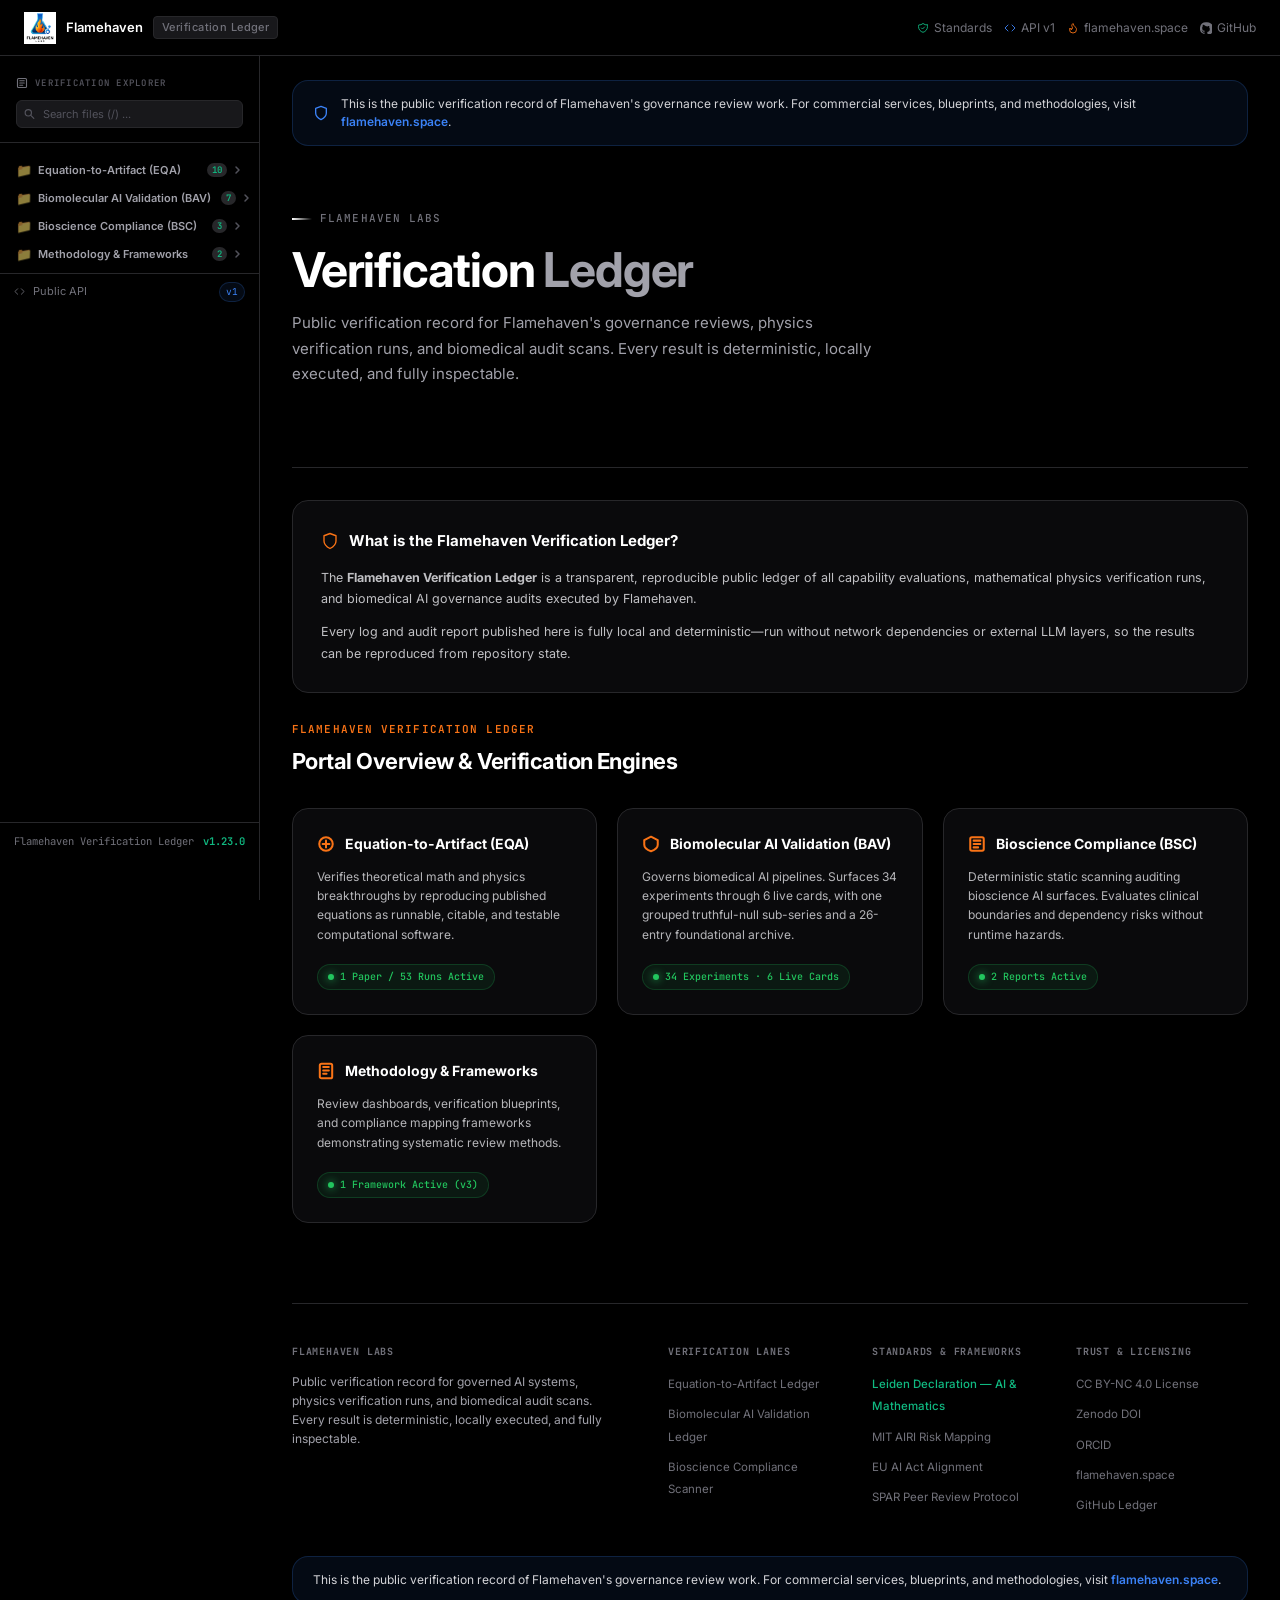
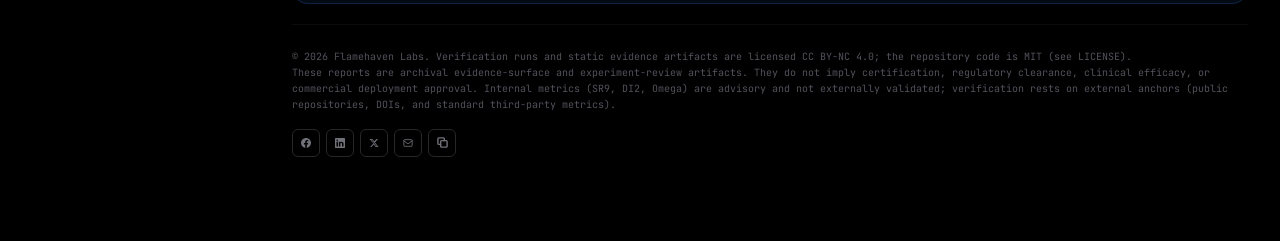
<file: index.html>
<!DOCTYPE html>
<html lang="en">
<head>
<meta charset="utf-8">
<link rel="icon" type="image/svg+xml" href="./favicon.svg">
<script>
window.onerror = function(msg, url, line, col, error) {
  const errDiv = document.createElement('div');
  errDiv.style.cssText = 'position:fixed;top:0;left:0;width:100%;background:#ef4444;color:#fff;padding:12px;z-index:99999;font-family:monospace;font-size:12px;box-shadow:0 2px 10px rgba(0,0,0,0.5);text-align:left;';
  errDiv.innerHTML = '<strong>JS ERROR:</strong> ' + msg + '<br><small>at ' + url + ':' + line + ':' + col + '</small>';
  (document.body || document.documentElement).appendChild(errDiv);
};
</script>
<meta name="viewport" content="width=device-width, initial-scale=1">
<title>Flamehaven — Verification Ledger</title>
<meta name="description" content="Public, reproducible ledger of AI-safety audits, mathematical physics verification runs (EQA), biomolecular AI pipeline governance (BAV), and bioscience repository compliance audits (BSC) by Flamehaven Labs. Every result is deterministic, locally executed, and fully inspectable.">
<meta name="keywords" content="AI verification, AI safety, reproducibility, physics verification, bioscience compliance, biomolecular AI, Flamehaven, EQA, BAV, BSC, Leiden Declaration">
<meta name="author" content="Flamehaven Labs">
<link rel="canonical" href="https://flamehaven01.github.io/Flamehaven-Verification-Ledger/">
<!-- Open Graph -->
<meta property="og:type" content="website">
<meta property="og:title" content="Flamehaven — Verification Ledger">
<meta property="og:description" content="Public, reproducible ledger of AI-safety audits, physics verification runs, and bioscience compliance audits. Every result is deterministic, locally executed, and fully inspectable.">
<meta property="og:url" content="https://flamehaven01.github.io/Flamehaven-Verification-Ledger/">
<meta property="og:site_name" content="Flamehaven Verification Ledger">
<meta property="og:image" content="https://flamehaven01.github.io/Flamehaven-Verification-Ledger/logo.png">
<!-- Twitter Card -->
<meta name="twitter:card" content="summary">
<meta name="twitter:title" content="Flamehaven — Verification Ledger">
<meta name="twitter:description" content="Public, reproducible ledger of AI-safety audits, physics verification runs, and bioscience compliance audits.">
<meta name="twitter:image" content="https://flamehaven01.github.io/Flamehaven-Verification-Ledger/logo.png">
<!-- Machine-readable provenance (schema.org Dataset) for indexing / citation -->
<script type="application/ld+json">
{
  "@context": "https://schema.org",
  "@type": "Dataset",
  "name": "Flamehaven Verification Ledger",
  "description": "Public, transparent, reproducible ledger of AI-safety audits, mathematical and physical verification runs (EQA), biomolecular AI pipeline-governance validations (BAV), and bioscience repository compliance audits (BSC). Internal metrics (SR9, DI2, Omega) are labelled advisory and not externally validated; verification weight rests on external anchors (public MIT repositories, DOIs, and standard third-party metrics such as AlphaFold pLDDT/PAE).",
  "url": "https://flamehaven01.github.io/Flamehaven-Verification-Ledger/",
  "sameAs": ["https://github.com/flamehaven01/Flamehaven-Verification-Ledger", "https://flamehaven.space/"],
  "identifier": "https://doi.org/10.5281/zenodo.20483364",
  "license": "https://creativecommons.org/licenses/by-nc/4.0/",
  "isAccessibleForFree": true,
  "creator": { "@type": "Organization", "name": "Flamehaven Labs", "@id": "https://orcid.org/0009-0009-2641-4280" },
  "keywords": ["AI safety", "reproducibility", "verification", "AlphaFold", "bioscience compliance", "Leiden Declaration"],
  "citation": "https://doi.org/10.5281/zenodo.15487327"
}
</script>
<link rel="preconnect" href="https://fonts.googleapis.com">
<link rel="preconnect" href="https://fonts.gstatic.com" crossorigin>
<link href="https://fonts.googleapis.com/css2?family=Inter:wght@300;400;500;600;700&family=JetBrains+Mono:wght@400;500;600&display=swap" rel="stylesheet">  <link rel="stylesheet" href="./css/tokens.css">
  <link rel="stylesheet" href="./css/layout.css">
  <link rel="stylesheet" href="./css/sidebar.css">
  <link rel="stylesheet" href="./css/components.css">
  <link rel="stylesheet" href="./css/dashboards.css">
  <link rel="stylesheet" href="./css/viewer.css">
  <link rel="stylesheet" href="./css/responsive.css">
</head>
<body>

<!-- ── NAV ─────────────────────────────────────────────────────────────── -->
<nav class="nav">
  <a href="./index.html" class="nav-logo" onclick="goHome(event)">
    <img src="./logo.png" alt="Flamehaven Labs Logo" class="nav-logo-img">
    <span class="nav-brand">Flamehaven</span>
    <span class="nav-sub">Verification Ledger</span>
  </a>
  <div class="nav-right">
    <a href="./leiden-alignment/" class="nav-link">
      <svg viewBox="0 0 24 24" fill="none" stroke="currentColor" stroke-width="1.8" stroke-linecap="round" stroke-linejoin="round" style="color:#10b981;">
        <path d="M9 12l2 2 4-4m5.618-4.016A11.955 11.955 0 0112 2.944a11.955 11.955 0 01-8.618 3.04A12.02 12.02 0 003 9c0 5.591 3.824 10.29 9 11.622 5.176-1.332 9-6.03 9-11.622 0-1.042-.133-2.052-.382-3.016z"/>
      </svg>
      Standards
    </a>
    <a href="./api/v1/" class="nav-link">
      <svg viewBox="0 0 24 24" fill="none" stroke="currentColor" stroke-width="1.8" stroke-linecap="round" stroke-linejoin="round" style="color: var(--t4c);">
        <polyline points="16 18 22 12 16 6"/>
        <polyline points="8 6 2 12 8 18"/>
      </svg>
      API v1
    </a>
    <a href="https://flamehaven.space/" class="nav-link" target="_blank" rel="noopener">
      <svg viewBox="0 0 24 24" fill="none" stroke="currentColor" stroke-width="1.8" stroke-linecap="round" stroke-linejoin="round" style="color: var(--t1);">
        <path d="M8.5 14.5A2.5 2.5 0 0 0 11 12c0-1.38-.5-2-1-3-1.072-2.143-.224-4.054 2-6 .5 2.5 2 4.9 4 6.5 2 1.6 3 3.5 3 5.5a7 7 0 1 1-14 0c0-1.153.433-2.294 1-3a2.5 2.5 0 0 0 2.5 2.5z"/>
      </svg>
      flamehaven.space
    </a>
    <a href="https://github.com/flamehaven01/Flamehaven-Verification-Ledger" class="nav-link" target="_blank" rel="noopener">
      <svg viewBox="0 0 12 12" fill="currentColor" width="12" height="12">
        <path d="M6 .3a6 6 0 00-1.9 11.7c.3.05.4-.13.4-.3v-1.1c-1.67.36-2.02-.8-2.02-.8-.27-.7-.67-.88-.67-.88-.55-.37.04-.36.04-.36.6.04.92.62.92.62.54.92 1.42.66 1.76.5.06-.39.21-.66.38-.81-1.34-.15-2.74-.67-2.74-2.97 0-.66.24-1.2.62-1.62-.06-.15-.27-.77.06-1.6 0 0 .5-.16 1.65.62A5.75 5.75 0 016 4.32c.51 0 1.02.07 1.5.2 1.15-.78 1.65-.62 1.65-.62.33.83.12 1.45.06 1.6.39.42.62.96.62 1.62 0 2.31-1.41 2.82-2.75 2.97.22.19.41.55.41 1.11v1.65c0 .17.1.36.4.3A6 6 0 006 .3z"/>
      </svg>
      GitHub
    </a>
  </div>
</nav>
<!-- ── PAGE LAYOUT ────────────────────────────────────────────────── -->
<div class="page-layout">

  <!-- ── SIDEBAR ────────────────────────────────────────────────── -->
  <aside class="sidebar">
    <div class="sb-header">
      <div class="sb-title">
        <svg viewBox="0 0 16 16" fill="none" stroke="currentColor" stroke-width="1.5" style="width:12px;height:12px;color:var(--t4);">
          <rect x="2" y="2" width="12" height="12" rx="1.5"/>
          <path d="M5 5h6M5 8h6M5 11h4" stroke-linecap="round"/>
        </svg>
        Verification Explorer
      </div>
      <div class="sb-search">
        <svg class="sb-search-icon" viewBox="0 0 14 14" fill="none" stroke="currentColor" stroke-width="1.5">
          <circle cx="5.5" cy="5.5" r="4"/>
          <path d="M9 9l3.5 3.5" stroke-linecap="round"/>
        </svg>
        <input type="text" id="sb-search-input" placeholder="Search files (/) ..." autocomplete="off" oninput="handleSidebarSearch()">
      </div>
    </div>

    <div class="sb-tree">
      <!-- TOE Folder -->
      <div class="sb-folder">
        <div class="sb-folder-header">
          <button class="sb-folder-btn" onclick="toggleFolder(this)" data-id="toe">
            <span class="sb-folder-icon"></span>
            <span class="sb-folder-name">Equation-to-Artifact (EQA)</span>
            <span class="sb-folder-badge" style="color:#10b981;border-color:rgba(16, 185, 129, 0.2);">6</span>
            <svg class="sb-chevron" viewBox="0 0 10 10" fill="none" stroke="currentColor" stroke-width="1.5">
              <path d="M3 2l3 3-3 3" stroke-linecap="round" stroke-linejoin="round"/>
            </svg>
          </button>
          <span class="sb-tooltip">
            <strong>Equation-to-Artifact Verification (EQA)</strong><br>
            Deterministic verification process reproducing theoretical physics and mathematical breakthroughs as runnable, citable computational software (CI-tested Python, LaTeX source, and Zenodo DOI citations).
          </span>
        </div>
        <div class="sb-children" id="child-toe">
          <div class="sb-files" style="padding-left: 8px;">
            <div class="sb-file" data-keep onclick="highlightFile(this); activeColl='toe'; applyFilters(); document.getElementById('eqa-card-archive').scrollIntoView({behavior:'smooth'});" style="margin-left:8px;padding-left:14px;">
              <span class="sb-file-dot" style="background:#6b7280"></span>
              <span class="sb-file-name">eqa-archive-0001~0051</span>
            </div>
          </div>
        </div>
      </div>

      <!-- BAV Folder -->
      <div class="sb-folder">
        <div class="sb-folder-header">
          <button class="sb-folder-btn" onclick="toggleFolder(this)" data-id="rexsyn">
            <span class="sb-folder-icon"></span>
            <span class="sb-folder-name">Biomolecular AI Validation (BAV)</span>
            <span class="sb-folder-badge" style="color:#10b981;border-color:rgba(16, 185, 129, 0.2);">7</span>
            <svg class="sb-chevron" viewBox="0 0 10 10" fill="none" stroke="currentColor" stroke-width="1.5">
              <path d="M3 2l3 3-3 3" stroke-linecap="round" stroke-linejoin="round"/>
            </svg>
          </button>
          <span class="sb-tooltip">
            <strong>Biomolecular AI Validation (BAV)</strong><br>
            Governance validation of the RExSyn + NNSL pipeline: multi-model structural consensus (AF3, AF2, Boltz-2, Chai-1) and end-to-end reliability gating.
          </span>
        </div>
        <div class="sb-children" id="child-rexsyn">
          <div class="sb-files" style="padding-left: 8px;">
            <div class="sb-file" onclick="highlightFile(this); activeColl='rexsyn'; applyFilters(); document.getElementById('bav-card-0034').scrollIntoView({behavior:'smooth'});" style="margin-left:8px;padding-left:14px;">
              <span class="sb-file-dot" style="background:#10b981"></span>
              <span class="sb-file-name">exp-034 methodlock</span>
            </div>
            <div class="sb-file" onclick="highlightFile(this); activeColl='rexsyn'; applyFilters(); document.getElementById('bav-card-0033').scrollIntoView({behavior:'smooth'});" style="margin-left:8px;padding-left:14px;">
              <span class="sb-file-dot" style="background:#60a5fa"></span>
              <span class="sb-file-name">exp-033 lawbinder-critic</span>
            </div>
            <div class="sb-file" onclick="highlightFile(this); activeColl='rexsyn'; applyFilters(); document.getElementById('bav-card-0032').scrollIntoView({behavior:'smooth'});" style="margin-left:8px;padding-left:14px;">
              <span class="sb-file-dot" style="background:#10b981"></span>
              <span class="sb-file-name">exp-032 adaptive-gate</span>
            </div>
            <div class="sb-file" onclick="highlightFile(this); activeColl='rexsyn'; applyFilters(); document.getElementById('bav-card-0031').scrollIntoView({behavior:'smooth'});" style="margin-left:8px;padding-left:14px;">
              <span class="sb-file-dot" style="background:#eab308"></span>
              <span class="sb-file-name">exp-031 ood-ablation</span>
            </div>
            <div class="sb-file" onclick="highlightFile(this); activeColl='rexsyn'; applyFilters(); document.getElementById('bav-card-0028').scrollIntoView({behavior:'smooth'});" style="margin-left:8px;padding-left:14px;">
              <span class="sb-file-dot" style="background:#ef4444"></span>
              <span class="sb-file-name">exp-028 honesty-test</span>
            </div>
            <div class="sb-file" onclick="highlightFile(this); activeColl='rexsyn'; applyFilters(); document.getElementById('bav-card-0005').scrollIntoView({behavior:'smooth'});" style="margin-left:8px;padding-left:14px;">
              <span class="sb-file-dot" style="background:#10b981"></span>
              <span class="sb-file-name">exp-005~007 upadacitinib</span>
            </div>
            <div class="sb-file" onclick="highlightFile(this); activeColl='rexsyn'; applyFilters(); document.getElementById('bav-card-archive').scrollIntoView({behavior:'smooth'});" style="margin-left:8px;padding-left:14px;">
              <span class="sb-file-dot" style="background:#6b7280"></span>
              <span class="sb-file-name">exp-001~030 archive</span>
            </div>
          </div>
        </div>
      </div>

      <!-- STEM-BIO-AI (BSC) Folder -->
      <div class="sb-folder">
        <div class="sb-folder-header">
          <button class="sb-folder-btn" onclick="toggleFolder(this)" data-id="bsc">
            <span class="sb-folder-icon"></span>
            <span class="sb-folder-name">Bioscience Compliance (BSC)</span>
            <span class="sb-folder-badge" style="color:#10b981;border-color:rgba(16, 185, 129, 0.2);">2</span>
            <svg class="sb-chevron" viewBox="0 0 10 10" fill="none" stroke="currentColor" stroke-width="1.5">
              <path d="M3 2l3 3-3 3" stroke-linecap="round" stroke-linejoin="round"/>
            </svg>
          </button>
          <span class="sb-tooltip">
            <strong>Bioscience Compliance (BSC)</strong><br>
            Deterministic static scanning auditing bioscience AI surfaces, checking clinical boundaries, safety limitations, and license compliance.
          </span>
        </div>
        <div class="sb-children" id="child-bsc">
          <div class="sb-files" style="padding-left: 8px;"></div>
        </div>
      </div>

      <!-- Methodology & Frameworks Folder -->
      <div class="sb-folder">
        <div class="sb-folder-header">
          <button class="sb-folder-btn" onclick="toggleFolder(this)" data-id="extra">
            <span class="sb-folder-icon"></span>
            <span class="sb-folder-name">Methodology &amp; Frameworks</span>
            <span class="sb-folder-badge" style="color:#10b981;border-color:rgba(16, 185, 129, 0.2);">1</span>
            <svg class="sb-chevron" viewBox="0 0 10 10" fill="none" stroke="currentColor" stroke-width="1.5">
              <path d="M3 2l3 3-3 3" stroke-linecap="round" stroke-linejoin="round"/>
            </svg>
          </button>
          <span class="sb-tooltip">
            <strong>Methodology &amp; Frameworks</strong><br>
            Reusable templates, operational frameworks, and practical code for deterministic AI verification and compliance auditing. Currently: HTML Effectiveness Template (blank, html-effectiveness framework, 9 document types). Frameworks and Practical Code in preparation.
          </span>
        </div>
        <div class="sb-children" id="child-extra">
          <!-- Templates -->
          <div style="padding: 6px 8px 2px 8px; font-size: 9px; font-family: 'JetBrains Mono', monospace; color: var(--t5); text-transform: uppercase; letter-spacing: 0.6px;">Templates</div>
          <div class="sb-files" id="extra-sb-templates" style="padding-left: 8px;"></div>
          <!-- Frameworks -->
          <div style="padding: 6px 8px 2px 8px; font-size: 9px; font-family: 'JetBrains Mono', monospace; color: var(--t5); text-transform: uppercase; letter-spacing: 0.6px;">Frameworks</div>
          <div class="sb-files" id="extra-sb-frameworks" style="padding-left: 8px;"></div>
          <!-- Practical Code -->
          <div style="padding: 6px 8px 2px 8px; font-size: 9px; font-family: 'JetBrains Mono', monospace; color: var(--t5); text-transform: uppercase; letter-spacing: 0.6px;">Practical Code</div>
          <div class="sb-files" id="extra-sb-code" style="padding-left: 8px;"></div>
        </div>
      </div>
    </div>
    <a href="./api/v1/" style="display:flex;align-items:center;gap:8px;padding:8px 14px;border-top:1px solid var(--border);font-size:11px;color:var(--t4);text-decoration:none;transition:color .15s;" onmouseover="this.style.color='var(--t4c)'" onmouseout="this.style.color='var(--t4)'">
      <svg viewBox="0 0 24 24" fill="none" stroke="currentColor" stroke-width="1.8" stroke-linecap="round" stroke-linejoin="round" style="width:11px;height:11px;flex-shrink:0;">
        <polyline points="16 18 22 12 16 6"/>
        <polyline points="8 6 2 12 8 18"/>
      </svg>
      <span>Public API</span>
      <span style="margin-left:auto;font-family:'JetBrains Mono',monospace;font-size:9.5px;color:var(--t4c);border:1px solid var(--blue-bd,rgba(59,130,246,.2));background:var(--blue-bg,rgba(59,130,246,.08));padding:1px 6px;border-radius:999px;">v1</span>
    </a>
    <a id="ledger-version-tag" href="https://github.com/flamehaven01/Flamehaven-Verification-Ledger" target="_blank" rel="noopener" title="Flamehaven Verification Ledger — view repository on GitHub" style="margin-top:auto;display:flex;align-items:center;justify-content:space-between;flex-wrap:wrap;gap:6px;padding:10px 14px;border-top:1px solid var(--border);font-family:'JetBrains Mono',monospace;font-size:10.5px;color:var(--t4);text-decoration:none;">
      <span>Flamehaven Verification Ledger</span>
      <span class="lv-num" style="color:#10b981;font-weight:600;">v—</span>
    </a>
  </aside>

  <!-- ── MAIN CONTENT ────────────────────────────────────────────── -->
  <div class="wrap">

  <!-- B2B Service Banner -->
  <div class="b2b-notice-banner">
    <div class="b2b-notice-icon">
      <svg width="16" height="16" viewBox="0 0 24 24" fill="none" stroke="currentColor" stroke-width="2" stroke-linecap="round" stroke-linejoin="round">
        <path d="M12 22s8-4 8-10V5l-8-3-8 3v7c0 6 8 10 8 10z"/>
      </svg>
    </div>
    <div class="b2b-notice-content">
      This is the public verification record of Flamehaven's governance review work. For commercial services, blueprints, and methodologies, visit <a href="https://flamehaven.space" target="_blank" rel="noopener">flamehaven.space</a>.
    </div>
  </div>

  <!-- HERO -->
  <div class="hero">
    <div class="hero-eyebrow">Flamehaven Labs</div>
    <h1>Verification <em>Ledger</em></h1>
    <p class="hero-desc">
      Public verification record for Flamehaven's governance reviews, physics verification runs, and biomedical audit scans. Every result is deterministic, locally executed, and fully inspectable.
    </p>

    <!-- Unified Ledger Views (Dashboard Guides nested inside individual lanes) -->
  </div><!-- /hero -->

  <!-- ARCHIVE DESCRIPTION & TRUST MISSION -->
  <div class="archive-mission-card">
    <div class="mission-header">
      <svg class="mission-icon" width="18" height="18" viewBox="0 0 24 24" fill="none" stroke="currentColor" stroke-width="1.8" stroke-linecap="round" stroke-linejoin="round">
        <path d="M12 22s8-4 8-10V5l-8-3-8 3v7c0 6 8 10 8 10z"/>
      </svg>
      What is the Flamehaven Verification Ledger?
    </div>
    <p class="mission-text">
      The <strong>Flamehaven Verification Ledger</strong> is a transparent, reproducible public ledger of all capability evaluations, mathematical physics verification runs, and biomedical AI governance audits executed by Flamehaven.
    </p>
    <p class="mission-text">
      Every log and audit report published here is fully local and deterministic—run without network dependencies or external LLM layers, so the results can be reproduced from repository state.
    </p>
  </div>

  <!-- PORTAL INTRO -->
  <div class="portal-intro">
    <div class="portal-intro-header">
      <div class="portal-intro-eyebrow">Flamehaven Verification Ledger</div>
      <h2 class="portal-intro-title">Portal Overview &amp; Verification Engines</h2>
    </div>
    <div class="portal-intro-grid">
      <!-- Card 1: EQA -->
      <div class="portal-intro-card" onclick="openCollection('toe')">
        <div class="portal-intro-card-title">
          <svg class="portal-intro-card-icon" viewBox="0 0 16 16" fill="none" stroke="currentColor" stroke-width="1.8">
            <circle cx="8" cy="8" r="6"/>
            <path d="M8 5v6M5 8h6" stroke-linecap="round"/>
          </svg>
          Equation-to-Artifact (EQA)
        </div>
        <p class="portal-intro-card-desc">
          Verifies theoretical math and physics breakthroughs by reproducing published equations as runnable, citable, and testable computational software.
        </p>
        <div class="portal-intro-card-status active">
          <span class="status-dot"></span>
          <span>1 Paper / 53 Runs Active</span>
        </div>
      </div>

      <!-- Card 2: BAV -->
      <div class="portal-intro-card" onclick="openCollection('rexsyn')">
        <div class="portal-intro-card-title">
          <svg class="portal-intro-card-icon" viewBox="0 0 16 16" fill="none" stroke="currentColor" stroke-width="1.8">
            <path d="M8 1.5L2 4.5v4.25c0 3.75 6 5.75 6 5.75s6-2 6-5.75V4.5l-6-3z" stroke-linecap="round" stroke-linejoin="round"/>
          </svg>
          Biomolecular AI Validation (BAV)
        </div>
        <p class="portal-intro-card-desc">
          Governs biomedical AI pipelines. Surfaces 34 experiments through 6 live cards, with one grouped truthful-null sub-series and a 26-entry foundational archive.
        </p>
        <div class="portal-intro-card-status active">
          <span class="status-dot"></span>
          <span>34 Experiments · 6 Live Cards</span>
        </div>
      </div>
      
      <!-- Card 3: BSC -->
      <div class="portal-intro-card" onclick="openCollection('bsc')">
        <div class="portal-intro-card-title">
          <svg class="portal-intro-card-icon" viewBox="0 0 16 16" fill="none" stroke="currentColor" stroke-width="1.8">
            <rect x="2" y="2" width="12" height="12" rx="1.5"/>
            <path d="M5 5h6M5 8h6M5 11h4" stroke-linecap="round"/>
          </svg>
          Bioscience Compliance (BSC)
        </div>
        <p class="portal-intro-card-desc">
          Deterministic static scanning auditing bioscience AI surfaces. Evaluates clinical boundaries and dependency risks without runtime hazards.
        </p>
        <div class="portal-intro-card-status active">
          <span class="status-dot"></span>
          <span>2 Reports Active</span>
        </div>
      </div>

      <!-- Card 4: Methodology & Frameworks -->
      <div class="portal-intro-card" onclick="openCollection('extra')">
        <div class="portal-intro-card-title">
          <svg class="portal-intro-card-icon" viewBox="0 0 16 16" fill="none" stroke="currentColor" stroke-width="1.8">
            <path d="M4 1.5h8a1.5 1.5 0 011.5 1.5v10a1.5 1.5 0 01-1.5 1.5H4a1.5 1.5 0 01-1.5-1.5V3A1.5 1.5 0 014 1.5z" stroke-linecap="round"/>
            <path d="M5.5 4.5h5M5.5 7.5h5M5.5 10.5h3" stroke-linecap="round"/>
          </svg>
          Methodology &amp; Frameworks
        </div>
        <p class="portal-intro-card-desc">
          Review dashboards, verification blueprints, and compliance mapping frameworks demonstrating systematic review methods.
        </p>
        <div class="portal-intro-card-status active">
          <span class="status-dot"></span>
          <span>1 Framework Active (v3)</span>
        </div>
      </div>
    </div>
  </div>

  <!-- TOE PROJECT DASHBOARD -->
  <div class="project-dashboard" id="dashboard-toe">
    <div class="project-dashboard-header">
      <div class="project-dashboard-eyebrow">Equation-to-Artifact (EQA)</div>
      <h2 class="project-dashboard-title">Mathematical &amp; Physical Verification Ledger</h2>
      <p class="project-dashboard-desc">
        Independent, deterministic reproduction of mathematical proofs, physics models, and discrete geometry equations. Rather than generating ungrounded hypotheses, this ledger validates theoretical claims by turning abstract formulas into executable, citable, and testable scientific software.
      </p>
    </div>
    
    <div class="dashboard-grid">
      <div class="dashboard-card">
        <div class="dashboard-card-title">
          <svg class="portal-intro-card-icon" viewBox="0 0 16 16" fill="none" stroke="currentColor" stroke-width="1.5">
            <rect x="2" y="2" width="12" height="12" rx="1.5"/>
            <path d="M5 5h6M5 8h6M5 11h4" stroke-linecap="round"/>
          </svg>
          EQA Protocol
        </div>
        <p class="dashboard-card-desc">
          Structured conversion of abstract mathematical equations to verified digital software:
        </p>
        <ul class="dashboard-list">
          <li><strong>Step 1: Precision Lock</strong>: Re-deriving equations using arbitrary-precision libraries (e.g. <code>mpmath</code>) to prevent standard underflow/catastrophic cancellation.</li>
          <li><strong>Step 2: Constraint Verification</strong>: Checking local constraints, bounds, and algebraic-geometric admissibility programmatically.</li>
          <li><strong>Step 3: CI/CD Proof-of-Work</strong>: Regression testing codebases across multiple OS platforms and environments.</li>
        </ul>
      </div>

      <div class="dashboard-card">
        <div class="dashboard-card-title">
          <svg class="portal-intro-card-icon" viewBox="0 0 16 16" fill="none" stroke="currentColor" stroke-width="1.5">
            <line x1="3" y1="4" x2="13" y2="4" stroke-linecap="round"/>
            <line x1="3" y1="8" x2="13" y2="8" stroke-linecap="round"/>
            <path d="M3 12h5" stroke-linecap="round"/>
            <circle cx="12" cy="12" r="2.5"/>
            <path d="M14 14l1.5 1.5" stroke-linecap="round"/>
          </svg>
          Scholarly Archival Alignment
        </div>
        <p class="dashboard-card-desc">
          Ensuring verified math software is fit for peer-reviewed citation:
        </p>
        <ul class="dashboard-list">
          <li><strong>Citable Metadata</strong>: Enforcing standardized <code>CITATION.cff</code> and Zenodo integrations to issue immutable DOIs.</li>
          <li><strong>Provenance Manifests</strong>: Freezing SHA-256 cryptographic signatures of code files to verify execution immutability.</li>
          <li><strong>Audit Disclosures</strong>: Exposing explicit LaTeX paper sources alongside codebases to document deviations from literature.</li>
        </ul>
      </div>
    </div>

    <!-- EQA Filter Pill Bar -->
    <div class="eq-filter-bar" style="display: flex; gap: 8px; margin-top: 40px; margin-bottom: 24px; border-bottom: 1px solid var(--border); padding-bottom: 12px; align-items: center; justify-content: flex-start; flex-wrap: wrap;">
      <span style="font-family: 'JetBrains Mono', monospace; font-size: 11px; font-weight: 600; text-transform: uppercase; color: var(--t4); margin-right: 16px;">Filter Ledger:</span>
      <button class="eq-filter-pill active" onclick="filterEqLedger('all', this)" style="background: rgba(255,255,255,0.02); border: 1px solid var(--border); color: var(--t3); padding: 4px 12px; border-radius: var(--r-md); cursor: pointer; font-size: 12px; font-family: 'JetBrains Mono', monospace; transition: all 0.15s;">All</button>
      <button class="eq-filter-pill" onclick="filterEqLedger('verification-run', this)" style="background: rgba(255,255,255,0.02); border: 1px solid var(--border); color: var(--t4); padding: 4px 12px; border-radius: var(--r-md); cursor: pointer; font-size: 12px; font-family: 'JetBrains Mono', monospace; transition: all 0.15s;">Verification Runs</button>
      <button class="eq-filter-pill" onclick="filterEqLedger('non-run', this)" style="background: rgba(255,255,255,0.02); border: 1px solid var(--border); color: var(--t4); padding: 4px 12px; border-radius: var(--r-md); cursor: pointer; font-size: 12px; font-family: 'JetBrains Mono', monospace; transition: all 0.15s;">Non-Run Artifacts</button>
      
      <!-- Local search input -->
      <div class="local-search-wrap" style="margin-left: auto; position: relative; display: flex; align-items: center; min-width: 200px;">
        <svg class="search-icon" viewBox="0 0 14 14" fill="none" stroke="currentColor" stroke-width="1.5" style="position: absolute; left: 8px; width: 11px; height: 11px; color: var(--t5); pointer-events: none;">
          <circle cx="5.5" cy="5.5" r="4"/>
          <path d="M9 9l3.5 3.5" stroke-linecap="round"/>
        </svg>
        <input type="text" id="eq-local-search" placeholder="Search math runs..." oninput="handleLocalSearch('toe')" autocomplete="off" style="width: 100%; padding: 5px 8px 5px 26px; background: rgba(0,0,0,0.2); border: 1px solid var(--border); border-radius: var(--r-md); color: var(--tp); font-family: 'Inter', sans-serif; font-size: 11px; outline: none; transition: border-color 0.15s;">
      </div>
    </div>

    <!-- Vertical Stack for EQA Cards -->
    <div class="eq-ledger-list" style="display: flex; flex-direction: column; gap: 16px; margin-top: 16px;">
      
      <!-- EQA cards rendered from eqa-registry.js by renderEqaCards() -->
      <div id="eqa-cards-container" style="display:flex;flex-direction:column;gap:16px;"></div>

      <!-- CARD 6: EQA-ARCHIVE-0001 (Historical Runs Registry 1-51) -->
      <article class="eq-card" id="eqa-card-archive" data-kind="verification-run" data-class="verification-run" style="display: flex; flex-direction: column; background: rgba(255,255,255,0.01); border: 1px solid var(--border); border-radius: var(--r-xl); padding: 24px; transition: border-color 0.2s, transform 0.2s; position: relative;">
        <div style="display: flex; justify-content: space-between; align-items: center; margin-bottom: 12px; flex-wrap: wrap; gap: 8px;">
          <div style="display: flex; align-items: center; gap: 10px;">
            <span style="font-family: 'JetBrains Mono', monospace; font-size: 11px; font-weight: 600; color: var(--t4); background: rgba(255,255,255,0.02); border: 1px solid var(--border); padding: 2px 8px; border-radius: var(--r-xs);">EQA-ARCHIVE</span>
            <span style="font-size: 12px; color: var(--t4);">TOE-TEST-0001 ~ 0051</span>
          </div>
          <span class="tier-chip tb-t4" style="margin: 0; padding: 2px 10px; font-size: 10px; text-transform: uppercase; color:#9ca3af; border-color: rgba(156,163,175,0.2);">
            <span class="tier-dot" style="background:#9ca3af"></span>
            <span class="tier-chip-label">Historical Records</span>
          </span>
        </div>
        <h3 style="font-size: 18px; font-weight: 600; color: var(--ts); margin: 0 0 10px 0;">
          TOE-TEST Foundational Runs (0001 ~ 0051)
        </h3>
        <p style="font-size: 13.5px; color: var(--t3); line-height: 1.6; margin: 0 0 16px 0; max-width: 800px;">
          The foundational Flamehaven-TOE experiment series that preceded the active EQA ledger (0052+): string-theory / topology physics, quantum-biology and protein spin-qubit studies, and the verification-methodology layers themselves. Each entry opens the <strong>verbatim source report</strong> in the Ledger Inspector (local-workspace paths sanitized; report content unedited). Ordered most-recent first.
        </p>

        <!-- Real TOE-TEST foundational-run archive (data-driven from eqa/archive/manifest.json) -->
        <div style="margin-top: 8px; border: 1px solid var(--border); border-radius: var(--r-md); background: rgba(0,0,0,0.15); overflow: hidden; display: flex; flex-direction: column;">
          <div style="display: flex; justify-content: space-between; align-items: center; padding: 10px 16px; border-bottom: 1px solid var(--border); background: rgba(255,255,255,0.02); flex-wrap: wrap; gap: 8px;">
            <span style="font-family: 'JetBrains Mono', monospace; font-size: 11px; font-weight: 600; color: var(--ts); display: flex; align-items: center; gap: 6px;">
              <span style="width: 6px; height: 6px; border-radius: 50%; background: #6b7280; display: inline-block;"></span>
              Foundational Runs
            </span>
            <input type="text" id="eqa-archive-search" placeholder="Search runs..." oninput="handleEqaArchiveSearch()" style="padding: 4px 8px; background: rgba(0,0,0,0.3); border: 1px solid var(--border); border-radius: 4px; color: var(--tp); font-family: 'Inter', sans-serif; font-size: 10.5px; outline: none; width: 180px;">
          </div>
          <div id="eqa-archive-list" style="max-height: 220px; overflow-y: auto; padding: 8px; display: flex; flex-direction: column; gap: 6px;">
            <!-- Populated dynamically via renderEqaArchive() -->
          </div>
        </div>
        
        <p style="font-size: 11.5px; color: var(--t5); line-height: 1.5; margin: 16px 0 0 0; border-top: 1px solid var(--border); padding-top: 14px;">
          Click any run above to open its verbatim report and provenance in the Ledger Inspector.
        </p>
      </article>
      
    </div><!-- /eq-ledger-list -->
  </div>

  <!-- BAV PROJECT DASHBOARD -->
  <div class="project-dashboard" id="dashboard-bav">
    <div class="project-dashboard-header">
      <div class="project-dashboard-eyebrow">Biomolecular AI Validation (BAV)</div>
      <h2 class="project-dashboard-title">Biomolecular AI Validation Ledger</h2>
      <p class="project-dashboard-desc">
        Validates whether an <em>entire</em> biomedical AI pipeline — RExSyn reasoning + NNSL resonance + LawBinder governance — deserves trust, not just whether one model looks confident. Treats model disagreement as signal, gates fail-closed, and keeps accepted results separate from held diagnostics.
      </p>
    </div>

    <div class="dashboard-grid">
      <!-- Governance Protocol -->
      <div class="dashboard-card">
        <div class="dashboard-card-title">
          <svg class="portal-intro-card-icon" viewBox="0 0 16 16" fill="none" stroke="currentColor" stroke-width="1.5">
            <rect x="2" y="2" width="12" height="12" rx="1.5"/>
            <path d="M5 5h6M5 8h6M5 11h4" stroke-linecap="round"/>
          </svg>
          Governance Protocol
        </div>
        <p class="dashboard-card-desc">
          How a multi-engine pipeline is judged trustworthy — disagreement, honesty, and chain reliability:
        </p>
        <ul class="dashboard-list">
          <li><strong>Multi-Model Disagreement</strong>: AlphaFold 3 / 2 / Chai-1 / Boltz-2 cross-validation. Rising drift exposes hidden topology conflict — disagreement is signal, not noise (KEEP_OBSERVER when convergence fails).</li>
          <li><strong>Honesty Gating (SR9 / DI2)</strong>: Cross-domain resonance must clear SR9 &ge; 0.70 and logical drift DI2 &le; 0.30; the pipeline abstains rather than hallucinate confidence.</li>
          <li><strong>End-to-End Reliability</strong>: <code>p_e2e = capture &times; transfer &times; model &times; clinical</code>, with LawBinder fail-closed escalation to human review.</li>
        </ul>
      </div>

      <!-- Governance Reproducibility -->
      <div class="dashboard-card">
        <div class="dashboard-card-title">
          <svg class="portal-intro-card-icon" viewBox="0 0 16 16" fill="none" stroke="currentColor" stroke-width="1.5">
            <line x1="3" y1="4" x2="13" y2="4" stroke-linecap="round"/>
            <line x1="3" y1="8" x2="13" y2="8" stroke-linecap="round"/>
            <path d="M3 12h5" stroke-linecap="round"/>
            <circle cx="12" cy="12" r="2.5"/>
            <path d="M14 14l1.5 1.5" stroke-linecap="round"/>
          </svg>
          Governance Reproducibility
        </div>
        <p class="dashboard-card-desc">
          Why each verdict is auditable and how accepted results stay clean:
        </p>
        <ul class="dashboard-list">
          <li><strong>Path Separation</strong>: An accepted legacy-replay anchor is never blended with a held current-regeneration path — controlled expansion without breaking the PASS/BLOCK baseline.</li>
          <li><strong>Provenance Manifests</strong>: Verbatim run payloads frozen with SHA-256; all card values are live-fetched from them, never hardcoded.</li>
          <li><strong>Honest Scope</strong>: Pipeline reliability &amp; governance only — explicitly not clinical efficacy, with disabled features disclosed.</li>
        </ul>
      </div>
    </div>

    <!-- Metrics & Engines Glossary (external-readable definitions of internal terms) -->
    <details style="margin-top: 20px; border: 1px solid var(--border); border-radius: var(--r-md); background: rgba(255,255,255,0.01); overflow: hidden;">
      <summary style="cursor: pointer; padding: 12px 16px; font-family: 'JetBrains Mono', monospace; font-size: 11px; font-weight: 600; text-transform: uppercase; letter-spacing: 0.06em; color: var(--t3); list-style: none;">📖 Metrics &amp; Engines — Glossary</summary>
      <div style="padding: 0 16px 16px; display: grid; grid-template-columns: repeat(auto-fit, minmax(260px, 1fr)); gap: 10px;">
        <div style="grid-column: 1 / -1; font-size: 11.5px; color: var(--t4); line-height: 1.6; border-bottom: 1px solid var(--border); padding-bottom: 10px; margin-bottom: 2px;">
          Each metric is tagged by where its authority comes from:
          <span style="font-family:'JetBrains Mono',monospace;font-size:8.5px;color:#10b981;border:1px solid #10b98155;border-radius:3px;padding:0 4px;text-transform:uppercase;">EXTERNAL</span> third-party-defined &amp; checkable ·
          <span style="font-family:'JetBrains Mono',monospace;font-size:8.5px;color:#60a5fa;border:1px solid #60a5fa55;border-radius:3px;padding:0 4px;text-transform:uppercase;">DERIVED</span> recomputable from external inputs ·
          <span style="font-family:'JetBrains Mono',monospace;font-size:8.5px;color:#eab308;border:1px solid #eab30855;border-radius:3px;padding:0 4px;text-transform:uppercase;">RULE</span> deterministic rule citing an external basis ·
          <span style="font-family:'JetBrains Mono',monospace;font-size:8.5px;color:#9ca3af;border:1px solid #9ca3af55;border-radius:3px;padding:0 4px;text-transform:uppercase;">ADVISORY</span> Flamehaven internal, <em>not externally validated</em>.
        </div>
        <div style="font-size: 12.5px; color: var(--t3); line-height: 1.55;"><strong style="color: var(--ts);">SR9</strong> <span style="color:var(--t5);">(Scientific Resonance)</span> <span style="font-family:'JetBrains Mono',monospace;font-size:8.5px;color:#9ca3af;border:1px solid #9ca3af55;border-radius:3px;padding:0 4px;text-transform:uppercase;">ADVISORY</span> — cross-domain consistency: does the reasoning stay coherent across chemistry, genomics, and proteomics? Higher is better (guard &ge; 0.70).</div>
        <div style="font-size: 12.5px; color: var(--t3); line-height: 1.55;"><strong style="color: var(--ts);">DI2</strong> <span style="color:var(--t5);">(Dimensional Integrity)</span> <span style="font-family:'JetBrains Mono',monospace;font-size:8.5px;color:#9ca3af;border:1px solid #9ca3af55;border-radius:3px;padding:0 4px;text-transform:uppercase;">ADVISORY</span> — reasoning drift: internal contradiction across inference steps. Lower is better (guard &le; 0.30).</div>
        <div style="font-size: 12.5px; color: var(--t3); line-height: 1.55;"><strong style="color: var(--ts);">NNSL</strong> <span style="font-family:'JetBrains Mono',monospace;font-size:8.5px;color:#9ca3af;border:1px solid #9ca3af55;border-radius:3px;padding:0 4px;text-transform:uppercase;">ADVISORY</span> — the Flamehaven semantic-resonance engine that computes SR9 / DI2 (internal).</div>
        <div style="font-size: 12.5px; color: var(--t3); line-height: 1.55;"><strong style="color: var(--ts);">RExSyn</strong> <span style="font-family:'JetBrains Mono',monospace;font-size:8.5px;color:#9ca3af;border:1px solid #9ca3af55;border-radius:3px;padding:0 4px;text-transform:uppercase;">ADVISORY</span> — the Flamehaven hypothesis-synthesis engine (multi-validator); runs observer-first.</div>
        <div style="font-size: 12.5px; color: var(--t3); line-height: 1.55;"><strong style="color: var(--ts);">LawBinder</strong> <span style="font-family:'JetBrains Mono',monospace;font-size:8.5px;color:#eab308;border:1px solid #eab30855;border-radius:3px;padding:0 4px;text-transform:uppercase;">RULE</span> — a fail-closed governance gate that escalates to human review when uncertain.</div>
        <div style="font-size: 12.5px; color: var(--t3); line-height: 1.55;"><strong style="color: var(--ts);">LOGOS</strong> <span style="font-family:'JetBrains Mono',monospace;font-size:8.5px;color:#9ca3af;border:1px solid #9ca3af55;border-radius:3px;padding:0 4px;text-transform:uppercase;">ADVISORY</span> — Flamehaven's internal multi-engine reasoning orchestrator: coordinates inference across several solver engines under LawBinder governance; candidate generator for the EQA intake gate. (Codename, not a claim of autonomy.)</div>
        <div style="font-size: 12.5px; color: var(--t3); line-height: 1.55;"><strong style="color: var(--ts);">TOE</strong> <span style="font-family:'JetBrains Mono',monospace;font-size:8.5px;color:#9ca3af;border:1px solid #9ca3af55;border-radius:3px;padding:0 4px;text-transform:uppercase;">ADVISORY</span> — the mathematical-model verification engine: turns candidate physics models into runnable, gated checks (run IDs <code style="font-family:'JetBrains Mono',monospace;">TOE-TEST-NNNN</code>). Named for the Theory-of-Everything physics it tests against — it does not claim to be one.</div>
        <div style="font-size: 12.5px; color: var(--t3); line-height: 1.55;"><strong style="color: var(--ts);">p_e2e</strong> <span style="font-family:'JetBrains Mono',monospace;font-size:8.5px;color:#60a5fa;border:1px solid #60a5fa55;border-radius:3px;padding:0 4px;text-transform:uppercase;">DERIVED</span> — end-to-end reliability = capture &times; transfer &times; model &times; clinical (recomputable from the shown factors).</div>
        <div style="font-size: 12.5px; color: var(--t3); line-height: 1.55;"><strong style="color: var(--ts);">pLDDT / PAE / pTM</strong> <span style="font-family:'JetBrains Mono',monospace;font-size:8.5px;color:#10b981;border:1px solid #10b98155;border-radius:3px;padding:0 4px;text-transform:uppercase;">EXTERNAL</span> — standard AlphaFold confidence metrics (per-residue confidence, predicted aligned error, predicted TM-score), defined by DeepMind/EBI.</div>
        <div style="font-size: 12.5px; color: var(--t3); line-height: 1.55;"><strong style="color: var(--ts);">Brier / ECE</strong> <span style="font-family:'JetBrains Mono',monospace;font-size:8.5px;color:#10b981;border:1px solid #10b98155;border-radius:3px;padding:0 4px;text-transform:uppercase;">EXTERNAL</span> — standard calibration metrics (probability accuracy; lower is better).</div>
      </div>
    </details>

    <!-- BAV Filter Pill Bar -->
    <div class="bav-filter-bar" style="display: flex; gap: 8px; margin-top: 40px; margin-bottom: 24px; border-bottom: 1px solid var(--border); padding-bottom: 12px; align-items: center; justify-content: flex-start; flex-wrap: wrap;">
      <span style="font-family: 'JetBrains Mono', monospace; font-size: 11px; font-weight: 600; text-transform: uppercase; color: var(--t4); margin-right: 16px;">Filter Ledger:</span>
      <button class="eq-filter-pill active" onclick="filterBavLedger('all', this)" style="background: rgba(255,255,255,0.02); border: 1px solid var(--border); color: var(--t3); padding: 4px 12px; border-radius: var(--r-md); cursor: pointer; font-size: 12px; font-family: 'JetBrains Mono', monospace; transition: all 0.15s;">All</button>
      <button class="eq-filter-pill" onclick="filterBavLedger('published', this)" style="background: rgba(255,255,255,0.02); border: 1px solid var(--border); color: var(--t4); padding: 4px 12px; border-radius: var(--r-md); cursor: pointer; font-size: 12px; font-family: 'JetBrains Mono', monospace; transition: all 0.15s;">Published</button>
      <button class="eq-filter-pill" onclick="filterBavLedger('verified', this)" style="background: rgba(255,255,255,0.02); border: 1px solid var(--border); color: var(--t4); padding: 4px 12px; border-radius: var(--r-md); cursor: pointer; font-size: 12px; font-family: 'JetBrains Mono', monospace; transition: all 0.15s;">Verified</button>
      <button class="eq-filter-pill" onclick="filterBavLedger('archived', this)" style="background: rgba(255,255,255,0.02); border: 1px solid var(--border); color: var(--t4); padding: 4px 12px; border-radius: var(--r-md); cursor: pointer; font-size: 12px; font-family: 'JetBrains Mono', monospace; transition: all 0.15s;">Archived</button>
      
      <!-- Local search input -->
      <div class="local-search-wrap" style="margin-left: auto; position: relative; display: flex; align-items: center; min-width: 200px;">
        <svg class="search-icon" viewBox="0 0 14 14" fill="none" stroke="currentColor" stroke-width="1.5" style="position: absolute; left: 8px; width: 11px; height: 11px; color: var(--t5); pointer-events: none;">
          <circle cx="5.5" cy="5.5" r="4"/>
          <path d="M9 9l3.5 3.5" stroke-linecap="round"/>
        </svg>
        <input type="text" id="bav-local-search" placeholder="Search bio runs..." oninput="handleLocalSearch('rexsyn')" autocomplete="off" style="width: 100%; padding: 5px 8px 5px 26px; background: rgba(0,0,0,0.2); border: 1px solid var(--border); border-radius: var(--r-md); color: var(--tp); font-family: 'Inter', sans-serif; font-size: 11px; outline: none; transition: border-color 0.15s;">
      </div>
    </div>

    <!-- Vertical Stack for BAV Cards -->
    <div class="bav-ledger-list" style="display: flex; flex-direction: column; gap: 16px; margin-top: 16px;">

      <!-- CARD 0: ENGINE OVERVIEW (RExSyn / NNSL governance context) -->
      <article class="bav-card" id="bav-card-overview" data-status="published" style="display: flex; flex-direction: column; background: rgba(167,139,250,0.03); border: 1px solid rgba(167,139,250,0.18); border-radius: var(--r-xl); padding: 24px; transition: border-color 0.2s, transform 0.2s; position: relative;">
        <div style="display: flex; justify-content: space-between; align-items: center; margin-bottom: 12px; flex-wrap: wrap; gap: 8px;">
          <div style="display: flex; align-items: center; gap: 10px;">
            <span style="font-family: 'JetBrains Mono', monospace; font-size: 11px; font-weight: 600; color: #a78bfa; background: rgba(167, 139, 250, 0.1); border: 1px solid rgba(167, 139, 250, 0.2); padding: 2px 8px; border-radius: var(--r-xs);">ENGINE OVERVIEW</span>
            <span style="font-size: 12px; color: var(--t4);">RExSyn + NNSL</span>
          </div>
          <span class="tier-chip tb-t2" style="margin: 0; padding: 2px 10px; font-size: 10px; text-transform: uppercase;">
            <span class="tier-dot" style="background:#a78bfa"></span>
            Context
          </span>
        </div>
        <h3 style="font-size: 18px; font-weight: 600; color: var(--ts); margin: 0 0 10px 0;">
          What This Lane Validates: the RExSyn + NNSL Governance Chain
        </h3>
        <p style="font-size: 13.5px; color: var(--t3); line-height: 1.6; margin: 0 0 16px 0; max-width: 820px;">
          BAV does not do drug discovery — it validates whether a biomedical AI <em>pipeline</em> deserves trust. Two engines anchor the chain, themselves audited for code health (pipeline-insight Omega):
        </p>
        <ul class="dashboard-list" style="margin: 0 0 18px 0;">
          <li><strong>RExSyn (Nexus)</strong> — trinity hypothesis + multi-validator synthesis. Audited Omega <code>0.665 (Revoked)</code>: runs observer-first, not as an accepted decision-maker.</li>
          <li><strong>NNSL</strong> — semantic resonance / governance verification (SR9 cross-domain coherence, DI2 logical drift). Audited Omega <code>0.919 (Certified)</code>.</li>
          <li><strong>LawBinder</strong> — fail-closed policy gate: escalates to human review when uncertain, never silently approves.</li>
        </ul>
        <div style="display: flex; gap: 12px; flex-wrap: wrap; border-top: 1px solid var(--border); padding-top: 20px;">
          <a class="eq-slot-btn" href="https://flamehaven.space/writing/what-an-ai-reasoning-engine-built-for-alzheimers-metabolic-research-a-code-walkthrough/" target="_blank" rel="noopener" style="display: flex; align-items: center; gap: 8px; text-decoration: none; font-family: 'JetBrains Mono', monospace; font-size: 12px; color: var(--t3); background: rgba(255,255,255,0.03); border: 1px solid var(--border); padding: 8px 16px; border-radius: var(--r-md); transition: all 0.15s;">
            <svg width="12" height="12" viewBox="0 0 12 12" fill="none" stroke="currentColor" stroke-width="1.8"><path d="M1 3h10M1 6h7M1 9h5" stroke-linecap="round"/></svg>
            RExSyn Walkthrough
          </a>
          <a class="eq-slot-btn" href="https://flamehaven.space/writing/when-adding-chai-1-and-boltz-2-exposed-hidden-model-disagreementtrinity-protocol-part/" target="_blank" rel="noopener" style="display: flex; align-items: center; gap: 8px; text-decoration: none; font-family: 'JetBrains Mono', monospace; font-size: 12px; color: var(--t3); background: rgba(255,255,255,0.03); border: 1px solid var(--border); padding: 8px 16px; border-radius: var(--r-md); transition: all 0.15s;">
            <svg width="12" height="12" viewBox="0 0 12 12" fill="none" stroke="currentColor" stroke-width="1.8"><path d="M1 3h10M1 6h7M1 9h5" stroke-linecap="round"/></svg>
            Trinity Protocol II
          </a>
        </div>
      </article>

      <!-- CARD 4: EXP-034 METHODLOCK-MODAL-EXPANSION (Path Separation) -->
      <article class="bav-card" id="bav-card-0034" data-status="published" style="display: flex; flex-direction: column; background: rgba(255,255,255,0.01); border: 1px solid var(--border); border-radius: var(--r-xl); padding: 24px; transition: border-color 0.2s, transform 0.2s; position: relative;">
        <div style="display: flex; justify-content: space-between; align-items: center; margin-bottom: 12px; flex-wrap: wrap; gap: 8px;">
          <div style="display: flex; align-items: center; gap: 10px;">
            <span style="font-family: 'JetBrains Mono', monospace; font-size: 11px; font-weight: 600; color: #10b981; background: rgba(16, 185, 129, 0.1); border: 1px solid rgba(16, 185, 129, 0.2); padding: 2px 8px; border-radius: var(--r-xs);">EXP-034 · METHODLOCK</span>
            <span style="font-size: 12px; color: var(--t4);">2026-04-19</span>
          </div>
          <span class="tier-chip tb-t2" style="margin: 0; padding: 2px 10px; font-size: 10px; text-transform: uppercase;">
            <span class="tier-dot" style="background:#10b981"></span>
            GO · Path Held
          </span>
        </div>
        <h3 style="font-size: 18px; font-weight: 600; color: var(--ts); margin: 0 0 10px 0;">
          When a Pipeline Passes — But One Path Must Still Be Held
        </h3>
        <p style="font-size: 13.5px; color: var(--t3); line-height: 1.6; margin: 0 0 20px 0; max-width: 800px;">
          Modal expansion (AlphaFold-EBI observer, AlphaGenome live) was admitted only after the parity anchor reproduced. The legacy-replay path was accepted (GO); the current-regeneration path was held (HOLD) rather than blended into success.
          <strong style="color:var(--ts); display: block; margin-top: 6px;">Result: Final stage gate = PASS for the accepted anchor, with a separate diagnostic HOLD for current regeneration. Accuracy delta stayed 0.0: non-degradation, not repair.</strong>
        </p>
        <div style="display: flex; gap: 12px; flex-wrap: wrap; border-top: 1px solid var(--border); padding-top: 20px;">
          <button class="eq-slot-btn" onclick="openJsonInspector('bav-exp-034'); return false;" style="cursor: pointer; display: flex; align-items: center; gap: 8px; text-decoration: none; font-family: 'JetBrains Mono', monospace; font-size: 12px; color: #a78bfa; background: rgba(167, 139, 250, 0.05); border: 1px solid rgba(167, 139, 250, 0.2); padding: 8px 16px; border-radius: var(--r-md); transition: all 0.15s;" onmouseover="this.style.background='rgba(167, 139, 250, 0.12)'" onmouseout="this.style.background='rgba(167, 139, 250, 0.05)'">
            <svg width="12" height="12" viewBox="0 0 12 12" fill="none" stroke="currentColor" stroke-width="1.8"><circle cx="5" cy="5" r="3.5"/><path d="M7.5 7.5l3 3" stroke-linecap="round"/></svg>
            Inspect
          </button>
          <a class="eq-slot-btn" href="https://flamehaven.space/writing/when-an-ai-pipeline-passes-but-one-path-still-must-be-held-exp-034/" target="_blank" rel="noopener" style="display: flex; align-items: center; gap: 8px; text-decoration: none; font-family: 'JetBrains Mono', monospace; font-size: 12px; color: var(--t3); background: rgba(255,255,255,0.03); border: 1px solid var(--border); padding: 8px 16px; border-radius: var(--r-md); transition: all 0.15s;">
            <svg width="12" height="12" viewBox="0 0 12 12" fill="none" stroke="currentColor" stroke-width="1.8"><path d="M1 3h10M1 6h7M1 9h5" stroke-linecap="round"/></svg>
            Note
          </a>
        </div>
      </article>
      <!-- CARD 3: EXP-033 LAWBINDER-CRITIC-ALIGNMENT (Pipeline-Level Validation) -->
      <article class="bav-card" id="bav-card-0033" data-status="published" style="display: flex; flex-direction: column; background: rgba(255,255,255,0.01); border: 1px solid var(--border); border-radius: var(--r-xl); padding: 24px; transition: border-color 0.2s, transform 0.2s; position: relative;">
        <div style="display: flex; justify-content: space-between; align-items: center; margin-bottom: 12px; flex-wrap: wrap; gap: 8px;">
          <div style="display: flex; align-items: center; gap: 10px;">
            <span style="font-family: 'JetBrains Mono', monospace; font-size: 11px; font-weight: 600; color: #60a5fa; background: rgba(96, 165, 250, 0.1); border: 1px solid rgba(96, 165, 250, 0.2); padding: 2px 8px; border-radius: var(--r-xs);">EXP-033 · LAWBINDER-CRITIC</span>
            <span style="font-size: 12px; color: var(--t4);">2026-03-10</span>
          </div>
          <span class="tier-chip tb-t2" style="margin: 0; padding: 2px 10px; font-size: 10px; text-transform: uppercase;">
            <span class="tier-dot" style="background:#60a5fa"></span>
            Pipeline Audit
          </span>
        </div>
        <h3 style="font-size: 18px; font-weight: 600; color: var(--ts); margin: 0 0 10px 0;">
          How Do You Know the Entire Pipeline Is Wrong — Not Just One Model?
        </h3>
        <p style="font-size: 13.5px; color: var(--t3); line-height: 1.6; margin: 0 0 20px 0; max-width: 800px;">
          Validating each model in isolation missed the chain failure. Against the EXP-032 parity baseline, EXP-033 current repro2 drove all PASS-eligible controls to BLOCK while keeping dangerous false-pass at zero.
          <strong style="color:var(--ts); display: block; margin-top: 6px;">Result: balanced accuracy fell to 0.50, pass recall collapsed to 0.00, and rule routing shifted from R6_pass to R5_e2e_floor. This is a pipeline failure record, not a model victory.</strong>
        </p>
        <div style="display: flex; gap: 12px; flex-wrap: wrap; border-top: 1px solid var(--border); padding-top: 20px;">
          <button class="eq-slot-btn" onclick="openJsonInspector('bav-exp-033'); return false;" style="cursor: pointer; display: flex; align-items: center; gap: 8px; text-decoration: none; font-family: 'JetBrains Mono', monospace; font-size: 12px; color: #a78bfa; background: rgba(167, 139, 250, 0.05); border: 1px solid rgba(167, 139, 250, 0.2); padding: 8px 16px; border-radius: var(--r-md); transition: all 0.15s;" onmouseover="this.style.background='rgba(167, 139, 250, 0.12)'" onmouseout="this.style.background='rgba(167, 139, 250, 0.05)'">
            <svg width="12" height="12" viewBox="0 0 12 12" fill="none" stroke="currentColor" stroke-width="1.8"><circle cx="5" cy="5" r="3.5"/><path d="M7.5 7.5l3 3" stroke-linecap="round"/></svg>
            Inspect
          </button>
          <a class="eq-slot-btn" href="https://flamehaven.space/writing/how-do-you-know-when-your-entire-ai-pipeline-is-wrong-not-just-one-model-exp-033/" target="_blank" rel="noopener" style="display: flex; align-items: center; gap: 8px; text-decoration: none; font-family: 'JetBrains Mono', monospace; font-size: 12px; color: var(--t3); background: rgba(255,255,255,0.03); border: 1px solid var(--border); padding: 8px 16px; border-radius: var(--r-md); transition: all 0.15s;">
            <svg width="12" height="12" viewBox="0 0 12 12" fill="none" stroke="currentColor" stroke-width="1.8"><path d="M1 3h10M1 6h7M1 9h5" stroke-linecap="round"/></svg>
            Note
          </a>
        </div>
      </article>
      <!-- CARD 2: EXP-032 ADAPTIVE-GATE (Governance) -->
      <article class="bav-card" id="bav-card-0032" data-status="published" style="display: flex; flex-direction: column; background: rgba(255,255,255,0.01); border: 1px solid var(--border); border-radius: var(--r-xl); padding: 24px; transition: border-color 0.2s, transform 0.2s; position: relative;">
        <div style="display: flex; justify-content: space-between; align-items: center; margin-bottom: 12px; flex-wrap: wrap; gap: 8px;">
          <div style="display: flex; align-items: center; gap: 10px;">
            <span style="font-family: 'JetBrains Mono', monospace; font-size: 11px; font-weight: 600; color: #10b981; background: rgba(16, 185, 129, 0.1); border: 1px solid rgba(16, 185, 129, 0.2); padding: 2px 8px; border-radius: var(--r-xs);">EXP-032 · ADAPTIVE-GATE</span>
            <span style="font-size: 12px; color: var(--t4);">2026-03-07</span>
          </div>
          <span class="tier-chip tb-t2" style="margin: 0; padding: 2px 10px; font-size: 10px; text-transform: uppercase;">
            <span class="tier-dot" style="background:#10b981"></span>
            Verdict GO
          </span>
        </div>
        <h3 style="font-size: 18px; font-weight: 600; color: var(--ts); margin: 0 0 10px 0;">
          Adaptive Gate: Pipeline Governance &amp; PASS/BLOCK Discrimination
        </h3>
        <p style="font-size: 13.5px; color: var(--t3); line-height: 1.6; margin: 0 0 20px 0; max-width: 800px;">
          Accepted legacy-replay parity anchor for the RExSyn + NNSL governance chain. The benchmark spans two labeled control classes expanded into six arm payloads; current-regeneration outputs are diagnostic-only and excluded from success claims.
          <strong style="color:var(--ts); display: block; margin-top: 6px;">Result: Clinical parity is GO (PASS->PASS, BLOCK->BLOCK, dangerous false-pass 0.0), but LawBinder still returns ESCALATE on both classes. Shadow hints are non-binding, strict-evidence recheck still fails, and the replay remains governance-only rather than a production gate activation.</strong>
        </p>

        <div style="display: flex; gap: 12px; flex-wrap: wrap; border-top: 1px solid var(--border); padding-top: 20px;">
          <button class="eq-slot-btn" onclick="openJsonInspector('bav-exp-032'); return false;" style="cursor: pointer; display: flex; align-items: center; gap: 8px; text-decoration: none; font-family: 'JetBrains Mono', monospace; font-size: 12px; color: #a78bfa; background: rgba(167, 139, 250, 0.05); border: 1px solid rgba(167, 139, 250, 0.2); padding: 8px 16px; border-radius: var(--r-md); transition: all 0.15s;" onmouseover="this.style.background='rgba(167, 139, 250, 0.12)'" onmouseout="this.style.background='rgba(167, 139, 250, 0.05)'">
            <svg width="12" height="12" viewBox="0 0 12 12" fill="none" stroke="currentColor" stroke-width="1.8">
              <circle cx="5" cy="5" r="3.5"/><path d="M7.5 7.5l3 3" stroke-linecap="round"/>
            </svg>
            Inspect
          </button>
          <a class="eq-slot-btn" href="https://flamehaven.space/writing/orchestrating-alphafold-3-2-with-python-handling-ai-hallucinations-using-adapter-patter-trinity-protocol-part-1/" target="_blank" rel="noopener" style="display: flex; align-items: center; gap: 8px; text-decoration: none; font-family: 'JetBrains Mono', monospace; font-size: 12px; color: var(--t3); background: rgba(255,255,255,0.03); border: 1px solid var(--border); padding: 8px 16px; border-radius: var(--r-md); transition: all 0.15s;">
            <svg width="12" height="12" viewBox="0 0 12 12" fill="none" stroke="currentColor" stroke-width="1.8">
              <path d="M1 3h10M1 6h7M1 9h5" stroke-linecap="round"/>
            </svg>
            Note
          </a>
        </div>
      </article>
      <!-- CARD 1: EXP-031 OOD-ABLATION (Multi-Model Disagreement) -->
      <article class="bav-card" id="bav-card-0031" data-status="published" style="display: flex; flex-direction: column; background: rgba(255,255,255,0.01); border: 1px solid var(--border); border-radius: var(--r-xl); padding: 24px; transition: border-color 0.2s, transform 0.2s; position: relative;">
        <div style="display: flex; justify-content: space-between; align-items: center; margin-bottom: 12px; flex-wrap: wrap; gap: 8px;">
          <div style="display: flex; align-items: center; gap: 10px;">
            <span style="font-family: 'JetBrains Mono', monospace; font-size: 11px; font-weight: 600; color: #eab308; background: rgba(234, 179, 8, 0.1); border: 1px solid rgba(234, 179, 8, 0.2); padding: 2px 8px; border-radius: var(--r-xs);">EXP-031 · OOD-ABLATION</span>
            <span style="font-size: 12px; color: var(--t4);">2026-02-09</span>
          </div>
          <span class="tier-chip tb-t2" style="margin: 0; padding: 2px 10px; font-size: 10px; text-transform: uppercase;">
            <span class="tier-dot" style="background:#eab308"></span>
            Keep Observer
          </span>
        </div>
        <h3 style="font-size: 18px; font-weight: 600; color: var(--ts); margin: 0 0 10px 0;">
          Trinity Protocol: Multi-Model Disagreement Under Out-of-Distribution Stress
        </h3>
        <p style="font-size: 13.5px; color: var(--t3); line-height: 1.6; margin: 0 0 20px 0; max-width: 800px;">
          Cross-checked AF2 / AF3 / Boltz-2 / Chai-1 artifact metrics on an out-of-distribution protein-ligand target across three observer-only validator arms. AlphaGenome participated as a redesign engine, not as a direct validator score source. Adding independent validators <em>increased</em> structural disagreement rather than reducing it — exposing topology conflict invisible to any single model.
          <strong style="color:var(--ts); display: block; margin-top: 6px;">Result: All arms returned "Unverified (Drift Detected)" / failed convergence. Manual validator metrics were preserved as observer-only evidence, promotion evidence remained insufficient, and the disposition stayed KEEP_OBSERVER (do not target).</strong>
        </p>
        
        <div style="display: flex; gap: 12px; flex-wrap: wrap; border-top: 1px solid var(--border); padding-top: 20px;">
          <button class="eq-slot-btn" onclick="openJsonInspector('bav-exp-031'); return false;" style="cursor: pointer; display: flex; align-items: center; gap: 8px; text-decoration: none; font-family: 'JetBrains Mono', monospace; font-size: 12px; color: #a78bfa; background: rgba(167, 139, 250, 0.05); border: 1px solid rgba(167, 139, 250, 0.2); padding: 8px 16px; border-radius: var(--r-md); transition: all 0.15s;" onmouseover="this.style.background='rgba(167, 139, 250, 0.12)'" onmouseout="this.style.background='rgba(167, 139, 250, 0.05)'">
            <svg width="12" height="12" viewBox="0 0 12 12" fill="none" stroke="currentColor" stroke-width="1.8">
              <circle cx="5" cy="5" r="3.5"/><path d="M7.5 7.5l3 3" stroke-linecap="round"/>
            </svg>
            Inspect
          </button>
          <a class="eq-slot-btn" href="https://flamehaven.space/writing/when-ai-models-fight-truth-wins-the-eureka-moment-for-tired-researchers/" target="_blank" rel="noopener" style="display: flex; align-items: center; gap: 8px; text-decoration: none; font-family: 'JetBrains Mono', monospace; font-size: 12px; color: var(--t3); background: rgba(255,255,255,0.03); border: 1px solid var(--border); padding: 8px 16px; border-radius: var(--r-md); transition: all 0.15s;">
            <svg width="12" height="12" viewBox="0 0 12 12" fill="none" stroke="currentColor" stroke-width="1.8">
              <path d="M1 3h10M1 6h7M1 9h5" stroke-linecap="round"/>
            </svg>
            Note
          </a>
          <a class="eq-slot-btn" href="https://github.com/flamehaven01/Flamehaven-Verification-Ledger/tree/main/bav/exp-031/reproduce" target="_blank" rel="noopener" title="Independent re-run scaffold: input.fasta + models + recorded reference run. Re-foldable on public AlphaFold; deviations expected (model non-determinism)." style="display: flex; align-items: center; gap: 8px; text-decoration: none; font-family: 'JetBrains Mono', monospace; font-size: 12px; color: var(--t3); background: rgba(255,255,255,0.03); border: 1px solid var(--border); padding: 8px 16px; border-radius: var(--r-md); transition: all 0.15s;">
            <svg width="12" height="12" viewBox="0 0 12 12" fill="none" stroke="currentColor" stroke-width="1.8">
              <path d="M2 3l3 3-3 3M6 9h4" stroke-linecap="round"/>
            </svg>
            Reproduce
          </a>
          <span class="eq-slot-btn disabled" style="display: flex; align-items: center; gap: 8px; font-family: 'JetBrains Mono', monospace; font-size: 12px; color: var(--t5); background: transparent; border: 1px solid rgba(255,255,255,0.05); padding: 8px 16px; border-radius: var(--r-md); cursor: not-allowed; opacity: 0.4;">
            <svg width="12" height="12" viewBox="0 0 12 12" fill="none" stroke="currentColor" stroke-width="1.8">
              <path d="M2 1h8a1 1 0 011 1v8a1 1 0 01-1 1H2a1 1 0 01-1-1V2a1 1 0 011-1zM4 4h4M4 7h4" stroke-linecap="round"/>
            </svg>
            [Paper]
          </span>
        </div>
      </article>
      <!-- CARD 0: EXP-028 POST-OVERLAY (Honesty Test) -->
      <article class="bav-card" id="bav-card-0028" data-status="published" style="display: flex; flex-direction: column; background: rgba(255,255,255,0.01); border: 1px solid var(--border); border-radius: var(--r-xl); padding: 24px; transition: border-color 0.2s, transform 0.2s; position: relative;">
        <div style="display: flex; justify-content: space-between; align-items: center; margin-bottom: 12px; flex-wrap: wrap; gap: 8px;">
          <div style="display: flex; align-items: center; gap: 10px;">
            <span style="font-family: 'JetBrains Mono', monospace; font-size: 11px; font-weight: 600; color: #ef4444; background: rgba(239, 68, 68, 0.1); border: 1px solid rgba(239, 68, 68, 0.2); padding: 2px 8px; border-radius: var(--r-xs);">EXP-028 · POST-OVERLAY</span>
            <span style="font-size: 12px; color: var(--t4);">2026-02-05</span>
          </div>
          <span class="tier-chip tb-t2" style="margin: 0; padding: 2px 10px; font-size: 10px; text-transform: uppercase;">
            <span class="tier-dot" style="background:#ef4444"></span>
            Honest Abstain
          </span>
        </div>
        <h3 style="font-size: 18px; font-weight: 600; color: var(--ts); margin: 0 0 10px 0;">
          The Honesty Test: It Looked Perfect, Then It Failed
        </h3>
        <p style="font-size: 13.5px; color: var(--t3); line-height: 1.6; margin: 0 0 20px 0; max-width: 800px;">
          Integrating AlphaFold 3 + AlphaGenome produced confident, well-calibrated outputs — yet the honesty check (SR9 cross-domain resonance, DI2 logical drift) flagged contradictory reasoning on a very small pilot.
          <strong style="color:var(--ts); display: block; margin-top: 6px;">Result: Brier 0.0056 and AUC 1.0 are real, but phase1 used only 6 samples, phase3 tested only 2, and the deployed gate fell back from 0.5 to 0.075 with Youden J = 0. The honest result is not "perfect performance." It is a tiny fallback-gated pilot that refuses to overclaim.</strong>
        </p>
        <div style="display: flex; gap: 12px; flex-wrap: wrap; border-top: 1px solid var(--border); padding-top: 20px;">
          <button class="eq-slot-btn" onclick="openJsonInspector('bav-exp-028'); return false;" style="cursor: pointer; display: flex; align-items: center; gap: 8px; text-decoration: none; font-family: 'JetBrains Mono', monospace; font-size: 12px; color: #a78bfa; background: rgba(167, 139, 250, 0.05); border: 1px solid rgba(167, 139, 250, 0.2); padding: 8px 16px; border-radius: var(--r-md); transition: all 0.15s;" onmouseover="this.style.background='rgba(167, 139, 250, 0.12)'" onmouseout="this.style.background='rgba(167, 139, 250, 0.05)'">
            <svg width="12" height="12" viewBox="0 0 12 12" fill="none" stroke="currentColor" stroke-width="1.8"><circle cx="5" cy="5" r="3.5"/><path d="M7.5 7.5l3 3" stroke-linecap="round"/></svg>
            Inspect
          </button>
          <a class="eq-slot-btn" href="https://flamehaven.space/writing/i-integrated-alphafolder3-alphagenome-it-looked-perfect-then-it-failed-the-honesty-test/" target="_blank" rel="noopener" style="display: flex; align-items: center; gap: 8px; text-decoration: none; font-family: 'JetBrains Mono', monospace; font-size: 12px; color: var(--t3); background: rgba(255,255,255,0.03); border: 1px solid var(--border); padding: 8px 16px; border-radius: var(--r-md); transition: all 0.15s;">
            <svg width="12" height="12" viewBox="0 0 12 12" fill="none" stroke="currentColor" stroke-width="1.8"><path d="M1 3h10M1 6h7M1 9h5" stroke-linecap="round"/></svg>
            Note
          </a>
        </div>
      </article>

      <!-- CARD 0b: EXP-005~007 / SEP Upadacitinib (Truthful Null) -->
      <article class="bav-card" id="bav-card-0005" data-status="published" style="display: flex; flex-direction: column; background: rgba(255,255,255,0.01); border: 1px solid var(--border); border-radius: var(--r-xl); padding: 24px; transition: border-color 0.2s, transform 0.2s; position: relative;">
        <div style="display: flex; justify-content: space-between; align-items: center; margin-bottom: 12px; flex-wrap: wrap; gap: 8px;">
          <div style="display: flex; align-items: center; gap: 10px;">
            <span style="font-family: 'JetBrains Mono', monospace; font-size: 11px; font-weight: 600; color: #10b981; background: rgba(16, 185, 129, 0.1); border: 1px solid rgba(16, 185, 129, 0.2); padding: 2px 8px; border-radius: var(--r-xs);">EXP-005~007 · SEP UPADACITINIB</span>
            <span style="font-size: 12px; color: var(--t4);">2026-01-24</span>
          </div>
          <span class="tier-chip tb-t2" style="margin: 0; padding: 2px 10px; font-size: 10px; text-transform: uppercase;">
            <span class="tier-dot" style="background:#10b981"></span>
            Truthful Null
          </span>
        </div>
        <h3 style="font-size: 18px; font-weight: 600; color: var(--ts); margin: 0 0 10px 0;">
          How Failing in 2 Hours Saved 8 Months — Upadacitinib Topical Formulation
        </h3>
        <p style="font-size: 13.5px; color: var(--t3); line-height: 1.6; margin: 0 0 20px 0; max-width: 800px;">
          Early RExSyn line-first control runs screened three lipid-based carriers (SLN, NLC, Liposomal Gel) for topical Upadacitinib, with manual fact injection present upstream and the NNSL SR9 honesty gate (&ge; 0.80) deciding eligibility.
          <strong style="color:var(--ts); display: block; margin-top: 6px;">Result: all three carriers scored SR9 ~0.23&ndash;0.28 and were rejected. The useful finding is the honest null, not a fully autonomous pipeline win: the public record now exposes the manual-assisted provenance, the validator split, and the fact that the active decision window was ~2 hours after separate literature pre-work.</strong>
        </p>
        <div style="display: flex; gap: 12px; flex-wrap: wrap; border-top: 1px solid var(--border); padding-top: 20px;">
          <button class="eq-slot-btn" onclick="openJsonInspector('bav-exp-005'); return false;" style="cursor: pointer; display: flex; align-items: center; gap: 8px; text-decoration: none; font-family: 'JetBrains Mono', monospace; font-size: 12px; color: #a78bfa; background: rgba(167, 139, 250, 0.05); border: 1px solid rgba(167, 139, 250, 0.2); padding: 8px 16px; border-radius: var(--r-md); transition: all 0.15s;" onmouseover="this.style.background='rgba(167, 139, 250, 0.12)'" onmouseout="this.style.background='rgba(167, 139, 250, 0.05)'">
            <svg width="12" height="12" viewBox="0 0 12 12" fill="none" stroke="currentColor" stroke-width="1.8"><circle cx="5" cy="5" r="3.5"/><path d="M7.5 7.5l3 3" stroke-linecap="round"/></svg>
            Inspect
          </button>
          <a class="eq-slot-btn" href="https://flamehaven.space/writing/how-failing-in-2-hours-saved-8-months-of-drug-rd-engineering-a-truthful-null-with-upadacitinib/" target="_blank" rel="noopener" style="display: flex; align-items: center; gap: 8px; text-decoration: none; font-family: 'JetBrains Mono', monospace; font-size: 12px; color: var(--t3); background: rgba(255,255,255,0.03); border: 1px solid var(--border); padding: 8px 16px; border-radius: var(--r-md); transition: all 0.15s;">
            <svg width="12" height="12" viewBox="0 0 12 12" fill="none" stroke="currentColor" stroke-width="1.8"><path d="M1 3h10M1 6h7M1 9h5" stroke-linecap="round"/></svg>
            Note
          </a>
        </div>
      </article>

      <!-- CARD 5: BAV ARCHIVE (Foundational Iterations EXP-001~030) -->
      <article class="bav-card" id="bav-card-archive" data-status="archived" style="display: flex; flex-direction: column; background: rgba(255,255,255,0.01); border: 1px solid var(--border); border-radius: var(--r-xl); padding: 24px; transition: border-color 0.2s, transform 0.2s; position: relative;">
        <div style="display: flex; justify-content: space-between; align-items: center; margin-bottom: 12px; flex-wrap: wrap; gap: 8px;">
          <div style="display: flex; align-items: center; gap: 10px;">
            <span style="font-family: 'JetBrains Mono', monospace; font-size: 11px; font-weight: 600; color: var(--t4); background: rgba(255,255,255,0.02); border: 1px solid var(--border); padding: 2px 8px; border-radius: var(--r-xs);">EXP-001~030 · ARCHIVE</span>
            <span style="font-size: 12px; color: var(--t4);">2026-01~04</span>
          </div>
          <span class="tier-chip tb-t4" style="margin: 0; padding: 2px 10px; font-size: 10px; text-transform: uppercase;">
            <span class="tier-dot" style="background:#6b7280"></span>
            Archived
          </span>
        </div>
        <h3 style="font-size: 18px; font-weight: 600; color: var(--ts); margin: 0 0 10px 0;">
          Foundational Iterations (EXP-001 ~ 030)
        </h3>
        <p style="font-size: 13.5px; color: var(--t3); line-height: 1.6; margin: 0 0 16px 0; max-width: 800px;">
          The early RExSyn / NNSL iteration sequence that established the trinity-consensus, multimodal, and governance primitives. Experiments EXP-028 and EXP-031~034 graduated from this lineage into full ledger cards above. Archived as historical record — reproducibility / governance only.
        </p>
        <div style="margin-top: 8px; border: 1px solid var(--border); border-radius: var(--r-md); background: rgba(0,0,0,0.15); overflow: hidden;">
          <div style="display: flex; align-items: center; padding: 10px 16px; border-bottom: 1px solid var(--border); background: rgba(255,255,255,0.02);">
            <span style="font-family: 'JetBrains Mono', monospace; font-size: 11px; font-weight: 600; color: var(--ts); display: flex; align-items: center; gap: 6px;">
              <span style="width: 6px; height: 6px; border-radius: 50%; background: #6b7280; display: inline-block;"></span>
              Foundational Iteration Registry (26 experiments)
            </span>
          </div>
          <div id="bav-archive-list" style="max-height: 240px; overflow-y: auto; padding: 8px; display: flex; flex-direction: column; gap: 6px;">
            <!-- Populated dynamically from bav/archive/manifest.json -->
          </div>
        </div>
      </article>
    </div>
  </div>

  <!-- REPORT VIEWER SECTION -->
  <div class="project-dashboard" id="report-viewer" style="display: none;">
    <div class="viewer-frame-header">
      <div class="viewer-frame-title-wrap">
        <div class="viewer-frame-eyebrow" id="viewer-eyebrow">Bioscience Compliance · 2026-05-18</div>
        <h2 class="viewer-frame-title" id="viewer-title">yorkeccak/bio</h2>
      </div>
      <div style="display:flex;align-items:center;gap:6px;">
        <!-- Social share icons in frame header — applies to all reports without modifying HTML sources -->
        <a id="btn-share-fb" href="#" target="_blank" rel="noopener" title="Share on Facebook"
           style="display:flex;align-items:center;justify-content:center;width:28px;height:28px;border:1px solid var(--border);border-radius:var(--r-sm);color:var(--t4);transition:all .15s;"
           onmouseover="this.style.borderColor='var(--border-h)';this.style.color='var(--ts)'"
           onmouseout="this.style.borderColor='var(--border)';this.style.color='var(--t4)'">
          <svg width="10" height="10" viewBox="0 0 24 24" fill="currentColor"><path d="M24 12.073c0-6.627-5.373-12-12-12s-12 5.373-12 12c0 5.99 4.388 10.954 10.125 11.854v-8.385H7.078v-3.47h3.047V9.43c0-3.007 1.792-4.669 4.533-4.669 1.312 0 2.686.235 2.686.235v2.953H15.83c-1.491 0-1.956.925-1.956 1.874v2.25h3.328l-.532 3.47h-2.796v8.385C19.612 23.027 24 18.062 24 12.073z"/></svg>
        </a>
        <a id="btn-share-li" href="#" target="_blank" rel="noopener" title="Share on LinkedIn"
           style="display:flex;align-items:center;justify-content:center;width:28px;height:28px;border:1px solid var(--border);border-radius:var(--r-sm);color:var(--t4);transition:all .15s;"
           onmouseover="this.style.borderColor='var(--border-h)';this.style.color='var(--ts)'"
           onmouseout="this.style.borderColor='var(--border)';this.style.color='var(--t4)'">
          <svg width="10" height="10" viewBox="0 0 24 24" fill="currentColor"><path d="M20.447 20.452h-3.554v-5.569c0-1.328-.027-3.037-1.852-3.037-1.853 0-2.136 1.445-2.136 2.939v5.667H9.351V9h3.414v1.561h.046c.477-.9 1.637-1.85 3.37-1.85 3.601 0 4.267 2.37 4.267 5.455v6.286zM5.337 7.433c-1.144 0-2.063-.926-2.063-2.065 0-1.138.92-2.063 2.063-2.063 1.14 0 2.064.925 2.064 2.063 0 1.139-.925 2.065-2.064 2.065zm1.782 13.019H3.555V9h3.564v11.452zM22.225 0H1.771C.792 0 0 .774 0 1.729v20.542C0 23.227.792 24 1.771 24h20.451C23.2 24 24 23.227 24 22.271V1.729C24 .774 23.2 0 22.225 0h.003z"/></svg>
        </a>
        <a id="btn-share-x" href="#" target="_blank" rel="noopener" title="Share on X"
           style="display:flex;align-items:center;justify-content:center;width:28px;height:28px;border:1px solid var(--border);border-radius:var(--r-sm);color:var(--t4);transition:all .15s;"
           onmouseover="this.style.borderColor='var(--border-h)';this.style.color='var(--ts)'"
           onmouseout="this.style.borderColor='var(--border)';this.style.color='var(--t4)'">
          <svg width="10" height="10" viewBox="0 0 24 24" fill="currentColor"><path d="M18.244 2.25h3.308l-7.227 8.26 8.502 11.24H16.17l-4.714-6.231-5.401 6.231H2.744l7.73-8.835L1.254 2.25H8.08l4.259 5.63 5.905-5.63zm-1.161 17.52h1.833L7.084 4.126H5.117z"/></svg>
        </a>
        <a id="btn-share-email" href="#" title="Share via Email"
           style="display:flex;align-items:center;justify-content:center;width:28px;height:28px;border:1px solid var(--border);border-radius:var(--r-sm);color:var(--t4);transition:all .15s;"
           onmouseover="this.style.borderColor='var(--border-h)';this.style.color='var(--ts)'"
           onmouseout="this.style.borderColor='var(--border)';this.style.color='var(--t4)'">
          <svg width="10" height="10" viewBox="0 0 24 24" fill="none" stroke="currentColor" stroke-width="2"><rect x="2" y="4" width="20" height="16" rx="2"/><path d="M2 7l10 7 10-7" stroke-linecap="round"/></svg>
        </a>
        <button id="btn-share-copy" title="Copy Link" onclick="copyReportLink()"
           style="display:flex;align-items:center;justify-content:center;width:28px;height:28px;border:1px solid var(--border);border-radius:var(--r-sm);color:var(--t4);background:transparent;cursor:pointer;transition:all .15s;"
           onmouseover="this.style.borderColor='var(--border-h)';this.style.color='var(--ts)'"
           onmouseout="this.style.borderColor='var(--border)';this.style.color='var(--t4)'">
          <svg width="11" height="11" viewBox="0 0 12 12" fill="none" stroke="currentColor" stroke-width="1.5"><rect x="4" y="4" width="7" height="7" rx="1"/><path d="M8 4V2a1 1 0 00-1-1H2a1 1 0 00-1 1v5a1 1 0 001 1h2" stroke-linecap="round"/></svg>
        </button>
        <div style="width:1px;height:16px;background:var(--border);margin:0 2px;"></div>
        <button class="viewer-close-btn" onclick="closeReport(event)">
          <svg viewBox="0 0 10 10" fill="none" stroke="currentColor" stroke-width="1.8">
            <path d="M2 2l6 6M8 2L2 8" stroke-linecap="round"/>
          </svg>
          Close Report
        </button>
      </div>
    </div>

    <div class="viewer-layout">
      <!-- Left Sticky Action Box -->
      <div class="viewer-sidebar-panel">
        <div class="viewer-action-box">
          <div class="viewer-action-title">Connections</div>
          <a class="viewer-btn" id="btn-article" href="#" target="_blank" rel="noopener" style="display:none;">
            <svg viewBox="0 0 12 12" fill="none" stroke="currentColor" stroke-width="1.8">
              <path d="M1 3h10M1 6h7M1 9h5" stroke-linecap="round"/>
            </svg>
            Read Article
          </a>
          <a class="viewer-btn" id="btn-view-tab" href="#" target="_blank" rel="noopener">
            <svg viewBox="0 0 10 10" fill="none" stroke="currentColor" stroke-width="1.8">
              <path d="M1 9l8-8M4 1h5v5" stroke-linecap="round" stroke-linejoin="round"/>
            </svg>
            Open in Tab
          </a>
          <a class="viewer-btn" id="btn-deep-dive" href="#" target="_blank" rel="noopener" style="background: rgba(139, 92, 246, 0.15); border-color: rgba(139, 92, 246, 0.3); color: #c4b5fd; display: none;">
            <svg viewBox="0 0 12 12" fill="none" stroke="currentColor" stroke-width="1.5">
              <path d="M2 1h8a1 1 0 011 1v8a1 1 0 01-1 1H2a1 1 0 01-1-1V2a1 1 0 011-1zM4 4h4M4 7h4" stroke-linecap="round"/>
            </svg>
            Case Study Brief
          </a>
          <a class="viewer-btn" id="btn-dl-html" href="#" download style="display:none;">
            <svg viewBox="0 0 10 10" fill="none" stroke="currentColor" stroke-width="1.8">
              <path d="M5 1v6M2 5l3 3 3-3M2 9h6" stroke-linecap="round" stroke-linejoin="round"/>
            </svg>
            Download HTML
          </a>
          <a class="viewer-btn" id="btn-dl-md" href="#" download>
            <svg viewBox="0 0 10 10" fill="none" stroke="currentColor" stroke-width="1.8">
              <path d="M5 1v6M2 5l3 3 3-3M2 9h6" stroke-linecap="round" stroke-linejoin="round"/>
            </svg>
            Download MD
          </a>
          <a class="viewer-btn" id="btn-dl-yaml" href="#" download style="display:none;">
            <svg viewBox="0 0 10 10" fill="none" stroke="currentColor" stroke-width="1.8">
              <path d="M5 1v6M2 5l3 3 3-3M2 9h6" stroke-linecap="round" stroke-linejoin="round"/>
            </svg>
            Freeze Manifest
          </a>
          <a class="viewer-btn" id="btn-dl-txt" href="#" download style="display:none;">
            <svg viewBox="0 0 10 10" fill="none" stroke="currentColor" stroke-width="1.8">
              <path d="M5 1v6M2 5l3 3 3-3M2 9h6" stroke-linecap="round" stroke-linejoin="round"/>
            </svg>
            Freeze Receipt
          </a>
          <a class="viewer-btn" id="btn-dl-json" href="#" download>
            <svg viewBox="0 0 10 10" fill="none" stroke="currentColor" stroke-width="1.8">
              <path d="M5 1v6M2 5l3 3 3-3M2 9h6" stroke-linecap="round" stroke-linejoin="round"/>
            </svg>
            Download JSON
          </a>
          <a class="viewer-btn" id="btn-dl-pdf" href="#" download>
            <svg viewBox="0 0 10 10" fill="none" stroke="currentColor" stroke-width="1.8">
              <path d="M5 1v6M2 5l3 3 3-3M2 9h6" stroke-linecap="round" stroke-linejoin="round"/>
            </svg>
            Download PDF
          </a>
        </div>
      </div>

      <!-- Right Frame Column -->
      <div class="viewer-frame-panel">
        <div class="viewer-iframe-container">
          <iframe id="report-iframe" class="viewer-iframe" src="about:blank"></iframe>
        </div>
      </div>
    </div>
  </div>



  <!-- ── STEM-BIO-AI COLLECTION ──────────────────────────────────────────── -->
  <section class="collection-section" id="coll-bsc" data-coll="bsc">
    
    <!-- BSC PROJECT DASHBOARD -->
    <div class="project-dashboard" id="dashboard-bsc" style="display: block; margin-bottom: 32px;">
      <div class="project-dashboard-header">
        <div class="project-dashboard-eyebrow">Bioscience Compliance (BSC)</div>
        <h2 class="project-dashboard-title">Bioscience Repository Compliance Ledger</h2>
        <p class="project-dashboard-desc">
          Deterministic static scanning auditing bioscience AI surfaces. Evaluates clinical boundaries, safety limitations, and license compliance to enforce safe, transparent distribution.
        </p>
      </div>
      
      <div class="dashboard-grid">
        <!-- BSC Protocol -->
        <div class="dashboard-card">
          <div class="dashboard-card-title">
            <svg class="portal-intro-card-icon" viewBox="0 0 16 16" fill="none" stroke="currentColor" stroke-width="1.5">
              <rect x="2" y="2" width="12" height="12" rx="1.5"/>
              <path d="M5 5h6M5 8h6M5 11h4" stroke-linecap="round"/>
            </svg>
            BSC Protocol
          </div>
          <p class="dashboard-card-desc">
            Multi-stage compliance scanning auditing repository surfaces without runtime hazards:
          </p>
          <ul class="dashboard-list">
            <li><strong>Stage 1: Intent Audit</strong>: Evaluating repository readme documentation to verify transparency and diagnostic intents.</li>
            <li><strong>Stage 2R: Repo Consistency</strong>: Static dependency pinning audits and repository surface structure checks.</li>
            <li><strong>Stage 3: Responsibility Integrity</strong>: Safety checks auditing clinical boundaries and clinical-use restriction compliance.</li>
          </ul>
        </div>

        <!-- Compliance Archival Alignment -->
        <div class="dashboard-card">
          <div class="dashboard-card-title">
            <svg class="portal-intro-card-icon" viewBox="0 0 16 16" fill="none" stroke="currentColor" stroke-width="1.5">
              <line x1="3" y1="4" x2="13" y2="4" stroke-linecap="round"/>
              <line x1="3" y1="8" x2="13" y2="8" stroke-linecap="round"/>
              <path d="M3 12h5" stroke-linecap="round"/>
              <circle cx="12" cy="12" r="2.5"/>
              <path d="M14 14l1.5 1.5" stroke-linecap="round"/>
            </svg>
            Compliance Archival Alignment
          </div>
          <p class="dashboard-card-desc">
            Ensuring verified compliance audits are fully documented and citable:
          </p>
          <ul class="dashboard-list">
            <li><strong>Citable Metadata</strong>: Providing standardized, inspectable audit report metadata schemas.</li>
            <li><strong>Provenance Manifests</strong>: Freezing SHA-256 cryptographic signatures of code files and audited snapshots.</li>
            <li><strong>Audit Disclosures</strong>: Exposing complete static analysis findings, warnings, and failure points transparently.</li>
          </ul>
        </div>
      </div>

      <!-- Collapsible Score Guide inside Dashboard -->
      <div class="score-guide" style="margin-top: 32px; border: 1px solid var(--border); border-radius: var(--r-xl); background: rgba(255, 255, 255, 0.01); display: block;">
        <div class="score-guide-header" onclick="toggleGuide()" style="padding: 16px 20px; display: flex; justify-content: space-between; align-items: center; cursor: pointer; border-bottom: 1px solid var(--border);">
          <div class="score-guide-title" style="display: flex; align-items: center; gap: 8px; font-family: 'Inter', sans-serif; font-size: 13px; font-weight: 600; color: var(--ts);">
            <svg viewBox="0 0 14 14" fill="none" stroke="currentColor" stroke-width="1.5" style="width: 14px; height: 14px;">
              <circle cx="7" cy="7" r="5.5"/>
              <path d="M7 4.5v3M7 9.5v.5" stroke-linecap="round"/>
            </svg>
            How to read scores &amp; tiers
          </div>
          <button class="guide-toggle-btn" id="guide-btn" style="background: none; border: none; color: var(--t4); font-family: 'JetBrains Mono', monospace; font-size: 11px; cursor: pointer;">▲ collapse</button>
        </div>
        <div class="score-guide-body" id="guide-body" style="padding: 20px;">
          <div class="score-range-bar"></div>
          <div class="score-labels" style="display: flex; justify-content: space-between; font-family: 'JetBrains Mono', monospace; font-size: 10px; color: var(--t4); margin-top: 8px; margin-bottom: 16px;">
            <span>0 — Critical Risk</span>
            <span>30</span>
            <span>50</span>
            <span>70</span>
            <span>100 — Clear</span>
          </div>
          <div class="tier-legend" style="display: flex; gap: 12px; flex-wrap: wrap; margin-bottom: 12px;">
            <span class="tier-badge tb-t0"><span class="tier-dot"></span>T0 Quarantine</span>
            <span class="tier-badge tb-t1"><span class="tier-dot"></span>T1 Review Required</span>
            <span class="tier-badge tb-t2"><span class="tier-dot"></span>T2 Conditional</span>
            <span class="tier-badge tb-t3"><span class="tier-dot"></span>T3 Clear</span>
          </div>
          <p class="tier-legend-desc" style="margin: 0; font-size: 11.5px; color: var(--t4); line-height: 1.5;">
            <strong style="color:var(--t3)">Score</strong> = weighted sum of Stage 1 (README Intent) + Stage 2R (Repo Consistency) + Stage 3 (Code/Bio Responsibility) − penalty.&nbsp;
            <strong style="color:var(--t3)">Tier</strong> is the deployment-readiness verdict derived from score thresholds and key risk signals.&nbsp;
            Stage 4 (Replication) is a separate lane and does not alter the formal tier.
          </p>
        </div>
      </div>
      
      <!-- Stats row embedded in Dashboard -->
      <div class="stats-row" style="margin-top: 24px; border: 1px solid var(--border); border-radius: var(--r-xl); background: rgba(255, 255, 255, 0.01); display: grid; grid-template-columns: repeat(auto-fit, minmax(180px, 1fr)); gap: 16px; padding: 20px;">
        <div class="stat-cell" style="border-right: 1px solid var(--border); padding-right: 16px; display: block; text-align: left;">
          <div class="stat-num" id="stat-total" style="font-size: 24px; font-weight: 700; color: var(--ts);">—</div>
          <div class="stat-label" style="font-size: 12px; color: var(--t4); margin-top: 4px;">Reports</div>
        </div>
        <div class="stat-cell" style="border-right: 1px solid var(--border); padding-right: 16px; display: block; text-align: left;">
          <div class="stat-num" id="stat-avg" style="font-size: 24px; font-weight: 700; color: var(--ts);">—</div>
          <div class="stat-label" style="font-size: 12px; color: var(--t4); margin-top: 4px;">Avg Score</div>
        </div>
        <div class="stat-cell" style="border-right: 1px solid var(--border); padding-right: 16px; display: block; text-align: left;">
          <div class="stat-num" id="stat-t1" style="font-size: 24px; font-weight: 700; color: #f97316;">—</div>
          <div class="stat-label" style="font-size: 12px; color: var(--t4); margin-top: 4px;">Quarantine</div>
        </div>
        <div class="stat-cell" style="padding-right: 16px; display: block; text-align: left;">
          <div class="stat-num" id="stat-t2" style="font-size: 24px; font-weight: 700; color: #eab308;">—</div>
          <div class="stat-label" style="font-size: 12px; color: var(--t4); margin-top: 4px;">Caution</div>
        </div>
      </div>
      
    </div>

    <!-- TOOLBAR -->
    <div class="toolbar" style="margin-top: 24px;">
      <div class="search-wrap">
        <svg class="search-icon" viewBox="0 0 14 14" fill="none" stroke="currentColor" stroke-width="1.5">
          <circle cx="5.5" cy="5.5" r="4"/>
          <path d="M9 9l3.5 3.5" stroke-linecap="round"/>
        </svg>
        <input type="text" id="search-input" placeholder="Search reports…" oninput="handleSearch()" autocomplete="off">
      </div>
      <div class="filter-group" id="tier-filters" style="display: flex; gap: 8px; align-items: center; flex-wrap: wrap;">
        <span style="font-family: 'JetBrains Mono', monospace; font-size: 11px; font-weight: 600; text-transform: uppercase; color: var(--t4); margin-right: 8px;">Filter Tiers:</span>
        <button class="eq-filter-pill active" onclick="filterTier('all', this)" style="background: rgba(255,255,255,0.02); border: 1px solid var(--border); color: var(--t3); padding: 4px 12px; border-radius: var(--r-md); cursor: pointer; font-size: 12px; font-family: 'JetBrains Mono', monospace; transition: all 0.15s;">All Tiers</button>
        <button class="eq-filter-pill" onclick="filterTier('T0', this)" style="background: rgba(255,255,255,0.02); border: 1px solid var(--border); color: var(--t4); padding: 4px 12px; border-radius: var(--r-md); cursor: pointer; font-size: 12px; font-family: 'JetBrains Mono', monospace; transition: all 0.15s;">T0 Quarantine</button>
        <button class="eq-filter-pill" onclick="filterTier('T1', this)" style="background: rgba(255,255,255,0.02); border: 1px solid var(--border); color: var(--t4); padding: 4px 12px; border-radius: var(--r-md); cursor: pointer; font-size: 12px; font-family: 'JetBrains Mono', monospace; transition: all 0.15s;">T1 Review</button>
        <button class="eq-filter-pill" onclick="filterTier('T2', this)" style="background: rgba(255,255,255,0.02); border: 1px solid var(--border); color: var(--t4); padding: 4px 12px; border-radius: var(--r-md); cursor: pointer; font-size: 12px; font-family: 'JetBrains Mono', monospace; transition: all 0.15s;">T2 Caution</button>
        <button class="eq-filter-pill" onclick="filterTier('T3', this)" style="background: rgba(255,255,255,0.02); border: 1px solid var(--border); color: var(--t4); padding: 4px 12px; border-radius: var(--r-md); cursor: pointer; font-size: 12px; font-family: 'JetBrains Mono', monospace; transition: all 0.15s;">T3 Clear</button>
      </div>
      <select class="sort-select" id="sort-select" onchange="handleSort()">
        <option value="date-desc">Latest first</option>
        <option value="date-asc">Oldest first</option>
        <option value="score-desc">Score ↓</option>
        <option value="score-asc">Score ↑</option>
      </select>
    </div>

    <div class="result-meta" id="result-meta" style="margin-top: 16px;">Showing <span id="result-count">2</span> reports</div>

    <!-- BSC cards rendered from bsc-registry.js by renderBscCards() -->
    <div class="cards-grid" id="bsc-cards-container">

      <!-- cards injected by renderBscCards() -->

    </div><!-- /cards-grid -->

    <div class="empty-state" id="empty-state">
      <svg viewBox="0 0 40 40" fill="none" stroke="currentColor" stroke-width="1.5">
        <circle cx="20" cy="20" r="15"/>
        <path d="M15 20h10M20 15v10" stroke-linecap="round"/>
      </svg>
      <p>No reports match your search.</p>
    </div>
  </section>

  <!-- ── METHODOLOGY DASHBOARD (outside extras-section for correct grid width) -->
  <div class="project-dashboard" id="dashboard-extra" style="display: block; margin-bottom: 0; border-radius: var(--r-2xl) var(--r-2xl) 0 0; border-bottom: none;">
    <div class="project-dashboard-header">
      <div class="project-dashboard-eyebrow">Methodology &amp; Frameworks</div>
      <h2 class="project-dashboard-title">Verification Methodology Hub</h2>
      <p class="project-dashboard-desc">
        Reusable templates, operational frameworks, and practical code supporting deterministic AI verification and bioscience compliance auditing. All resources are structured, citable, and ready to deploy.
      </p>
    </div>
    <div class="dashboard-grid">
      <div class="dashboard-card">
        <div class="dashboard-card-title">
          <svg class="portal-intro-card-icon" viewBox="0 0 16 16" fill="none" stroke="currentColor" stroke-width="1.5">
            <rect x="2" y="2" width="12" height="12" rx="1.5"/>
            <path d="M5 5h6M5 8h6M5 11h4" stroke-linecap="round"/>
          </svg>
          Methodology Protocol
        </div>
        <p class="dashboard-card-desc">Structured review templates, frameworks, and operational audit protocols:</p>
        <ul class="dashboard-list">
          <li><strong>PR Action Plan v3</strong>: Agent review dashboard for systematic pull-request audit workflows with deterministic verdict dispatch.</li>
          <li><strong>Audit Frameworks</strong>: Governance gate protocols and verification methodology frameworks (in preparation).</li>
          <li><strong>Practical Code</strong>: Downloadable scan scripts, JSON schemas, and ledger utilities (in preparation).</li>
        </ul>
      </div>
      <div class="dashboard-card">
        <div class="dashboard-card-title">
          <svg class="portal-intro-card-icon" viewBox="0 0 16 16" fill="none" stroke="currentColor" stroke-width="1.5">
            <line x1="3" y1="4" x2="13" y2="4" stroke-linecap="round"/>
            <line x1="3" y1="8" x2="13" y2="8" stroke-linecap="round"/>
            <path d="M3 12h5" stroke-linecap="round"/>
            <circle cx="12" cy="12" r="2.5"/>
            <path d="M14 14l1.5 1.5" stroke-linecap="round"/>
          </svg>
          Resource Archival Alignment
        </div>
        <p class="dashboard-card-desc">Ensuring all methodology resources are citable, inspectable, and reproducible:</p>
        <ul class="dashboard-list">
          <li><strong>Versioned Templates</strong>: Every template is version-tagged and archived with a stable ledger reference.</li>
          <li><strong>Citable Metadata</strong>: Resources link directly to originating audit records and verification runs.</li>
          <li><strong>Open Distribution</strong>: All practical code and frameworks are published as static, zero-dependency artifacts.</li>
        </ul>
      </div>
    </div>
  </div>

  <!-- ── REVIEW METHODOLOGY & FRAMEWORKS ─────────────────────────────────── -->
  <section class="extras-section" id="extras" style="border-radius: 0 0 var(--r-2xl) var(--r-2xl); margin-top: 0; border-top: 1px solid var(--border);">

    <!-- Category search -->
    <div class="extras-header" style="display: flex; justify-content: space-between; align-items: center; border-bottom: 1px solid var(--border); padding-bottom: 12px; margin-bottom: 24px; flex-wrap: wrap; gap: 12px;">
      <div class="extras-title" style="margin: 0;">Resources</div>
      <div class="local-search-wrap" style="position: relative; display: flex; align-items: center; min-width: 200px;">
        <svg class="search-icon" viewBox="0 0 14 14" fill="none" stroke="currentColor" stroke-width="1.5" style="position: absolute; left: 8px; width: 11px; height: 11px; color: var(--t5); pointer-events: none;">
          <circle cx="5.5" cy="5.5" r="4"/>
          <path d="M9 9l3.5 3.5" stroke-linecap="round"/>
        </svg>
        <input type="text" id="extras-local-search" placeholder="Search resources..." oninput="handleLocalSearch('extras')" autocomplete="off" style="width: 100%; padding: 5px 8px 5px 26px; background: rgba(0,0,0,0.2); border: 1px solid var(--border); border-radius: var(--r-md); color: var(--tp); font-family: 'Inter', sans-serif; font-size: 11px; outline: none; transition: border-color 0.15s;">
      </div>
    </div>
    <!-- ── TEMPLATES ─────────────────────────────────────────────────────── -->
    <div class="extras-category-header">
      <svg width="13" height="13" viewBox="0 0 14 14" fill="none" stroke="currentColor" stroke-width="1.5">
        <rect x="1" y="1" width="12" height="12" rx="1.5"/>
        <path d="M4 5h6M4 7.5h6M4 10h4" stroke-linecap="round"/>
      </svg>
      Templates
    </div>
    <!-- items injected by renderExtraItems() -->
    <div class="extras-list" id="extra-templates-list"></div>

    <!-- ── FRAMEWORKS ─────────────────────────────────────────────────────── -->
    <div class="extras-category-header">
      <svg width="13" height="13" viewBox="0 0 14 14" fill="none" stroke="currentColor" stroke-width="1.5">
        <rect x="1" y="3" width="5" height="8" rx="1"/>
        <rect x="8" y="3" width="5" height="8" rx="1"/>
        <path d="M6 7h2" stroke-linecap="round"/>
      </svg>
      Frameworks
    </div>
    <div class="extras-list" id="extra-frameworks-list"></div>

    <!-- ── PRACTICAL CODE ─────────────────────────────────────────────────── -->
    <div class="extras-category-header">
      <svg width="13" height="13" viewBox="0 0 14 14" fill="none" stroke="currentColor" stroke-width="1.5">
        <path d="M3 5l-2 2 2 2M11 5l2 2-2 2M8 3l-2 8" stroke-linecap="round" stroke-linejoin="round"/>
      </svg>
      Practical Code
    </div>
    <div class="extras-list" id="extra-code-list"></div>

  </section>

  <!-- Interactive JSON Insight Inspector -->
  <div id="eq-json-inspector" class="wrap" style="display: none; margin-top: 32px; background: rgba(255,255,255,0.01); border: 1px solid var(--border); border-radius: var(--r-xl); overflow: hidden; animation: cardFadeIn 0.3s ease both; max-width: 1200px; margin-left: auto; margin-right: auto;">
    <!-- Header with run ID and close button -->
    <div style="display: flex; justify-content: space-between; align-items: center; background: rgba(255,255,255,0.02); padding: 16px 24px; border-bottom: 1px solid var(--border);">
      <div style="display: flex; align-items: center; gap: 12px;">
        <svg viewBox="0 0 16 16" fill="none" stroke="currentColor" stroke-width="1.5" style="width: 16px; height: 16px; color: #a78bfa;">
          <rect x="2" y="2" width="12" height="12" rx="1.5"/>
          <path d="M5 5h6M5 8h6M5 11h4" stroke-linecap="round"/>
        </svg>
        <span style="font-family: 'JetBrains Mono', monospace; font-size: 11px; font-weight: 600; text-transform: uppercase; color: var(--ts);">Ledger Inspector: <span id="inspector-run-id">toe-test-0056</span></span>
      </div>
      <button onclick="closeJsonInspector()" style="background: transparent; border: none; color: var(--t4); cursor: pointer; display: flex; align-items: center; justify-content: center; padding: 4px; border-radius: var(--r-xs); transition: all 0.15s;" onmouseover="this.style.color='var(--ts)'" onmouseout="this.style.color='var(--t4)'">
        <svg width="14" height="14" viewBox="0 0 14 14" fill="none" stroke="currentColor" stroke-width="1.8">
          <path d="M2.5 2.5l9 9M11.5 2.5l-9 9" stroke-linecap="round"/>
        </svg>
      </button>
    </div>

    <!-- Tab selection bar -->
    <div style="display: flex; border-bottom: 1px solid var(--border); background: rgba(0,0,0,0.1); flex-wrap: wrap;">
      <button class="inspector-tab active" onclick="switchInspectorTab('insights', this)" style="background: transparent; border: none; border-bottom: 2px solid #3b82f6; color: var(--ts); padding: 12px 20px; cursor: pointer; font-size: 12px; font-family: 'JetBrains Mono', monospace; transition: all 0.15s; outline: none;">📊 Insights</button>
      <button class="inspector-tab" onclick="switchInspectorTab('charts', this)" style="background: transparent; border: none; border-bottom: 2px solid transparent; color: var(--t3); padding: 12px 20px; cursor: pointer; font-size: 12px; font-family: 'JetBrains Mono', monospace; transition: all 0.15s; outline: none;">📈 Analysis</button>
      <button class="inspector-tab" onclick="switchInspectorTab('integrity', this)" style="background: transparent; border: none; border-bottom: 2px solid transparent; color: var(--t3); padding: 12px 20px; cursor: pointer; font-size: 12px; font-family: 'JetBrains Mono', monospace; transition: all 0.15s; outline: none;">🛡️ Integrity</button>
      <button class="inspector-tab" onclick="switchInspectorTab('checks', this)" style="background: transparent; border: none; border-bottom: 2px solid transparent; color: var(--t3); padding: 12px 20px; cursor: pointer; font-size: 12px; font-family: 'JetBrains Mono', monospace; transition: all 0.15s; outline: none;">✅ Verified Rules</button>
      <button class="inspector-tab" id="tab-live-report" onclick="switchInspectorTab('report', this)" style="display: none; background: transparent; border: none; border-bottom: 2px solid transparent; color: var(--t3); padding: 12px 20px; cursor: pointer; font-size: 12px; font-family: 'JetBrains Mono', monospace; transition: all 0.15s; outline: none;">📑 Live Report</button>
      <button class="inspector-tab" onclick="switchInspectorTab('raw', this)" style="background: transparent; border: none; border-bottom: 2px solid transparent; color: var(--t3); padding: 12px 20px; cursor: pointer; font-size: 12px; font-family: 'JetBrains Mono', monospace; transition: all 0.15s; outline: none;">📄 Raw JSON</button>
    </div>

    <!-- Panel contents -->
    <div class="inspector-panel" id="ins-insights" style="padding: 24px;"></div>
    <div class="inspector-panel" id="ins-charts" style="padding: 24px; display: none;"></div>
    <div class="inspector-panel" id="ins-integrity" style="padding: 24px; display: none;"></div>
    <div class="inspector-panel" id="ins-checks" style="padding: 24px; display: none;"></div>
    <div class="inspector-panel" id="ins-report" style="padding: 24px; display: none;"></div>
    <div class="inspector-panel" id="ins-raw" style="padding: 24px; display: none;"></div>
  </div>

  <!-- FOOTER -->
  <footer class="footer">
    <div class="footer-grid">
      <div class="footer-col">
        <div class="footer-col-title">Flamehaven Labs</div>
        <p class="footer-desc">
          Public verification record for governed AI systems, physics verification runs, and biomedical audit scans. Every result is deterministic, locally executed, and fully inspectable.
        </p>
      </div>
      <div class="footer-col">
        <div class="footer-col-title">Verification Lanes</div>
        <ul class="footer-links">
          <li><a href="#" onclick="openCollection('toe'); return false;">Equation-to-Artifact Ledger</a></li>
          <li><a href="#" onclick="openCollection('rexsyn'); return false;">Biomolecular AI Validation Ledger</a></li>
          <li><a href="#" onclick="openCollection('bsc'); return false;">Bioscience Compliance Scanner</a></li>
        </ul>
      </div>
      <div class="footer-col">
        <div class="footer-col-title">Standards &amp; Frameworks</div>
        <ul class="footer-links">
          <li><a href="./leiden-alignment/" style="color:#10b981;font-weight:500;">Leiden Declaration — AI &amp; Mathematics</a></li>
          <li><a href="https://airisk.mit.edu/" target="_blank" rel="noopener">MIT AIRI Risk Mapping</a></li>
          <li><a href="https://artificialintelligenceact.eu/" target="_blank" rel="noopener">EU AI Act Alignment</a></li>
          <li><a href="https://github.com/flamehaven01/SPAR-Framework" target="_blank" rel="noopener">SPAR Peer Review Protocol</a></li>
        </ul>
      </div>
      <div class="footer-col">
        <div class="footer-col-title">Trust &amp; Licensing</div>
        <ul class="footer-links">
          <li><a href="https://creativecommons.org/licenses/by-nc/4.0/" target="_blank" rel="noopener">CC BY-NC 4.0 License</a></li>
          <li><a href="https://doi.org/10.5281/zenodo.20483364" target="_blank" rel="noopener">Zenodo DOI</a></li>
          <li><a href="https://orcid.org/0009-0009-2641-4280" target="_blank" rel="noopener">ORCID</a></li>
          <li><a href="https://flamehaven.space/" target="_blank" rel="noopener">flamehaven.space</a></li>
          <li><a href="https://github.com/flamehaven01/Flamehaven-Verification-Ledger" target="_blank" rel="noopener">GitHub Ledger</a></li>
        </ul>
      </div>
    </div>
    <div class="footer-notice" style="margin-bottom:20px;background:rgba(59,130,246,0.08);border:1px solid rgba(59,130,246,0.2);border-radius:var(--r-xl);padding:14px 20px;font-size:12px;line-height:1.5;color:var(--ts);">
      This is the public verification record of Flamehaven's governance review work. For commercial services, blueprints, and methodologies, visit <a href="https://flamehaven.space" target="_blank" rel="noopener" style="color:#3b82f6;font-weight:600;text-decoration:none;border-bottom:1px solid transparent;transition:border-color .15s;" onmouseover="this.style.borderBottomColor='#3b82f6'" onmouseout="this.style.borderBottomColor='transparent'">flamehaven.space</a>.
    </div>
    <div class="footer-bottom">
      <div class="footer-note">
        © 2026 Flamehaven Labs. Verification runs and static evidence artifacts are licensed CC BY-NC 4.0; the repository code is MIT (see LICENSE).<br>
        These reports are archival evidence-surface and experiment-review artifacts. They do not imply certification, regulatory clearance, clinical efficacy, or commercial deployment approval. Internal metrics (SR9, DI2, Omega) are advisory and not externally validated; verification rests on external anchors (public repositories, DOIs, and standard third-party metrics).
      </div>
      <div class="footer-actions" style="display:flex;align-items:center;gap:6px;">
        <a id="footer-share-fb" href="#" target="_blank" rel="noopener" title="Share on Facebook"
           style="display:flex;align-items:center;justify-content:center;width:28px;height:28px;border:1px solid var(--border);border-radius:var(--r-sm);color:var(--t4);transition:all .15s;text-decoration:none;"
           onmouseover="this.style.borderColor='var(--border-h)';this.style.color='var(--ts)'"
           onmouseout="this.style.borderColor='var(--border)';this.style.color='var(--t4)'">
          <svg width="10" height="10" viewBox="0 0 24 24" fill="currentColor"><path d="M24 12.073c0-6.627-5.373-12-12-12s-12 5.373-12 12c0 5.99 4.388 10.954 10.125 11.854v-8.385H7.078v-3.47h3.047V9.43c0-3.007 1.792-4.669 4.533-4.669 1.312 0 2.686.235 2.686.235v2.953H15.83c-1.491 0-1.956.925-1.956 1.874v2.25h3.328l-.532 3.47h-2.796v8.385C19.612 23.027 24 18.062 24 12.073z"/></svg>
        </a>
        <a id="footer-share-li" href="#" target="_blank" rel="noopener" title="Share on LinkedIn"
           style="display:flex;align-items:center;justify-content:center;width:28px;height:28px;border:1px solid var(--border);border-radius:var(--r-sm);color:var(--t4);transition:all .15s;text-decoration:none;"
           onmouseover="this.style.borderColor='var(--border-h)';this.style.color='var(--ts)'"
           onmouseout="this.style.borderColor='var(--border)';this.style.color='var(--t4)'">
          <svg width="10" height="10" viewBox="0 0 24 24" fill="currentColor"><path d="M20.447 20.452h-3.554v-5.569c0-1.328-.027-3.037-1.852-3.037-1.853 0-2.136 1.445-2.136 2.939v5.667H9.351V9h3.414v1.561h.046c.477-.9 1.637-1.85 3.37-1.85 3.601 0 4.267 2.37 4.267 5.455v6.286zM5.337 7.433c-1.144 0-2.063-.926-2.063-2.065 0-1.138.92-2.063 2.063-2.063 1.14 0 2.064.925 2.064 2.063 0 1.139-.925 2.065-2.064 2.065zm1.782 13.019H3.555V9h3.564v11.452zM22.225 0H1.771C.792 0 0 .774 0 1.729v20.542C0 23.227.792 24 1.771 24h20.451C23.2 24 24 23.227 24 22.271V1.729C24 .774 23.2 0 22.225 0h.003z"/></svg>
        </a>
        <a id="footer-share-x" href="#" target="_blank" rel="noopener" title="Share on X"
           style="display:flex;align-items:center;justify-content:center;width:28px;height:28px;border:1px solid var(--border);border-radius:var(--r-sm);color:var(--t4);transition:all .15s;text-decoration:none;"
           onmouseover="this.style.borderColor='var(--border-h)';this.style.color='var(--ts)'"
           onmouseout="this.style.borderColor='var(--border)';this.style.color='var(--t4)'">
          <svg width="10" height="10" viewBox="0 0 24 24" fill="currentColor"><path d="M18.244 2.25h3.308l-7.227 8.26 8.502 11.24H16.17l-4.714-6.231-5.401 6.231H2.744l7.73-8.835L1.254 2.25H8.08l4.259 5.63 5.905-5.63zm-1.161 17.52h1.833L7.084 4.126H5.117z"/></svg>
        </a>
        <a id="footer-share-email" href="#" title="Share via Email"
           style="display:flex;align-items:center;justify-content:center;width:28px;height:28px;border:1px solid var(--border);border-radius:var(--r-sm);color:var(--t4);transition:all .15s;text-decoration:none;"
           onmouseover="this.style.borderColor='var(--border-h)';this.style.color='var(--ts)'"
           onmouseout="this.style.borderColor='var(--border)';this.style.color='var(--t4)'">
          <svg width="10" height="10" viewBox="0 0 24 24" fill="none" stroke="currentColor" stroke-width="2"><rect x="2" y="4" width="20" height="16" rx="2"/><path d="M2 7l10 7 10-7" stroke-linecap="round"/></svg>
        </a>
        <button id="footer-share-copy" title="Copy Link" onclick="copyFooterLink()"
           style="display:flex;align-items:center;justify-content:center;width:28px;height:28px;border:1px solid var(--border);border-radius:var(--r-sm);color:var(--t4);background:transparent;cursor:pointer;transition:all .15s;"
           onmouseover="this.style.borderColor='var(--border-h)';this.style.color='var(--ts)'"
           onmouseout="this.style.borderColor='var(--border)';this.style.color='var(--t4)'">
          <svg width="11" height="11" viewBox="0 0 12 12" fill="none" stroke="currentColor" stroke-width="1.5"><rect x="4" y="4" width="7" height="7" rx="1"/><path d="M8 4V2a1 1 0 00-1-1H2a1 1 0 00-1 1v5a1 1 0 001 1h2" stroke-linecap="round"/></svg>
        </button>
      </div>
    </div>
  </footer>

</div><!-- /wrap -->
</div><!-- /page-layout -->

<!-- Mobile sidebar backdrop (tap to close) -->
<div id="sb-backdrop" class="sb-backdrop" onclick="closeSidebar()"></div>

<!-- Mobile sidebar toggle -->
<button class="sb-toggle" id="sb-toggle-btn" onclick="toggleSidebar()" aria-label="Toggle navigation">
  <svg viewBox="0 0 20 20" fill="none" stroke="currentColor" stroke-width="1.5">
    <path d="M3 5h14M3 10h14M3 15h14" stroke-linecap="round"/>
  </svg>
</button>

<!-- TOAST -->
<div id="toast">Link copied ✓</div>

<script src="https://cdn.plot.ly/plotly-2.24.1.min.js"></script>
<script src="./js/chart-engine.js?v=1.26.4"></script>
<script src="./js/chart-builder.js?v=1.26.4"></script>
<script src="./js/eqa-registry.js?v=1.26.4"></script>
<script src="./js/eqa-renderers.js?v=1.26.4"></script>
<script src="./js/bav-registry.js?v=1.26.4"></script>
<script src="./js/bav-renderers.js?v=1.26.4"></script>
<script src="./js/portal-charts.js?v=1.26.4"></script>
<script src="./js/bsc-registry.js?v=1.26.4"></script>
<script src="./js/bsc-renderers.js?v=1.26.4"></script>
<script src="./js/extra-registry.js?v=1.26.4"></script>
<script src="./js/extra-renderers.js?v=1.26.4"></script>
<script src="./js/portal-inspector.js?v=1.26.4"></script>
<script src="./js/portal.js?v=1.26.4" defer></script>
</body>
</html>
</file>
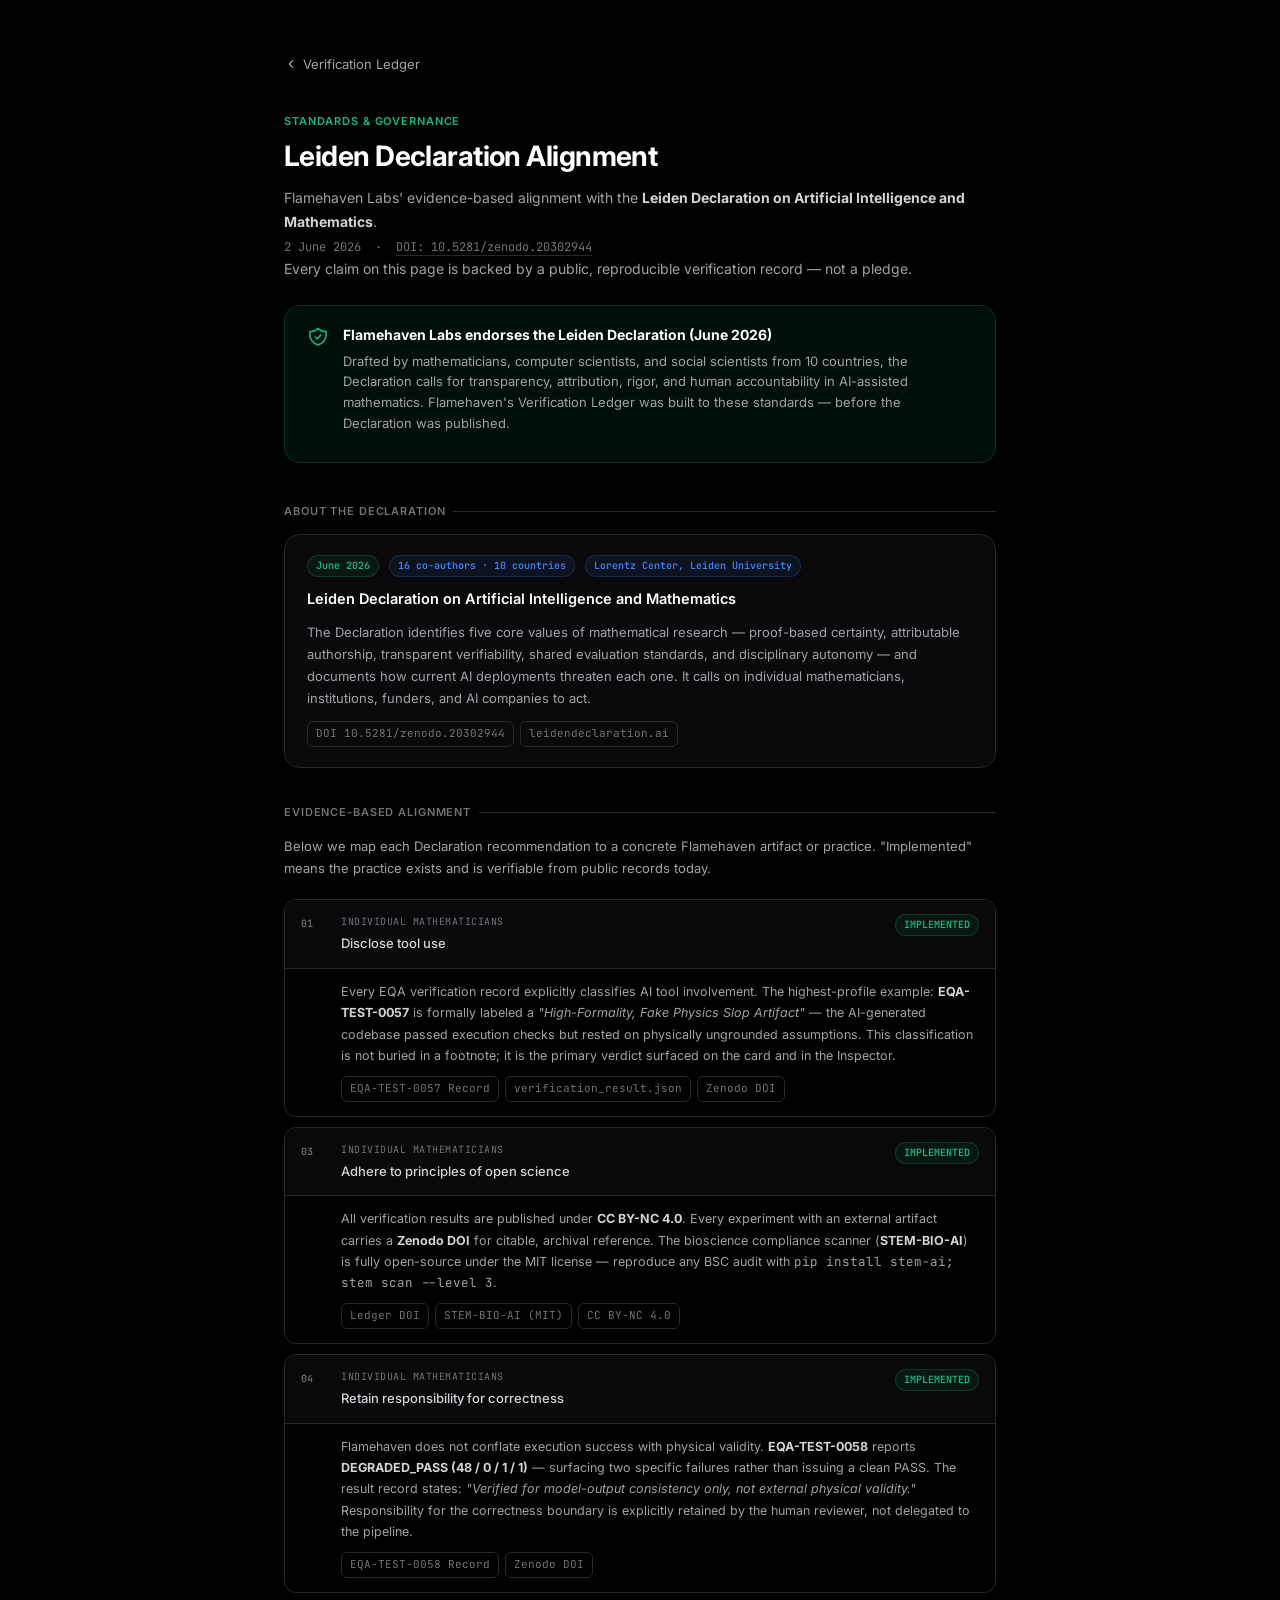
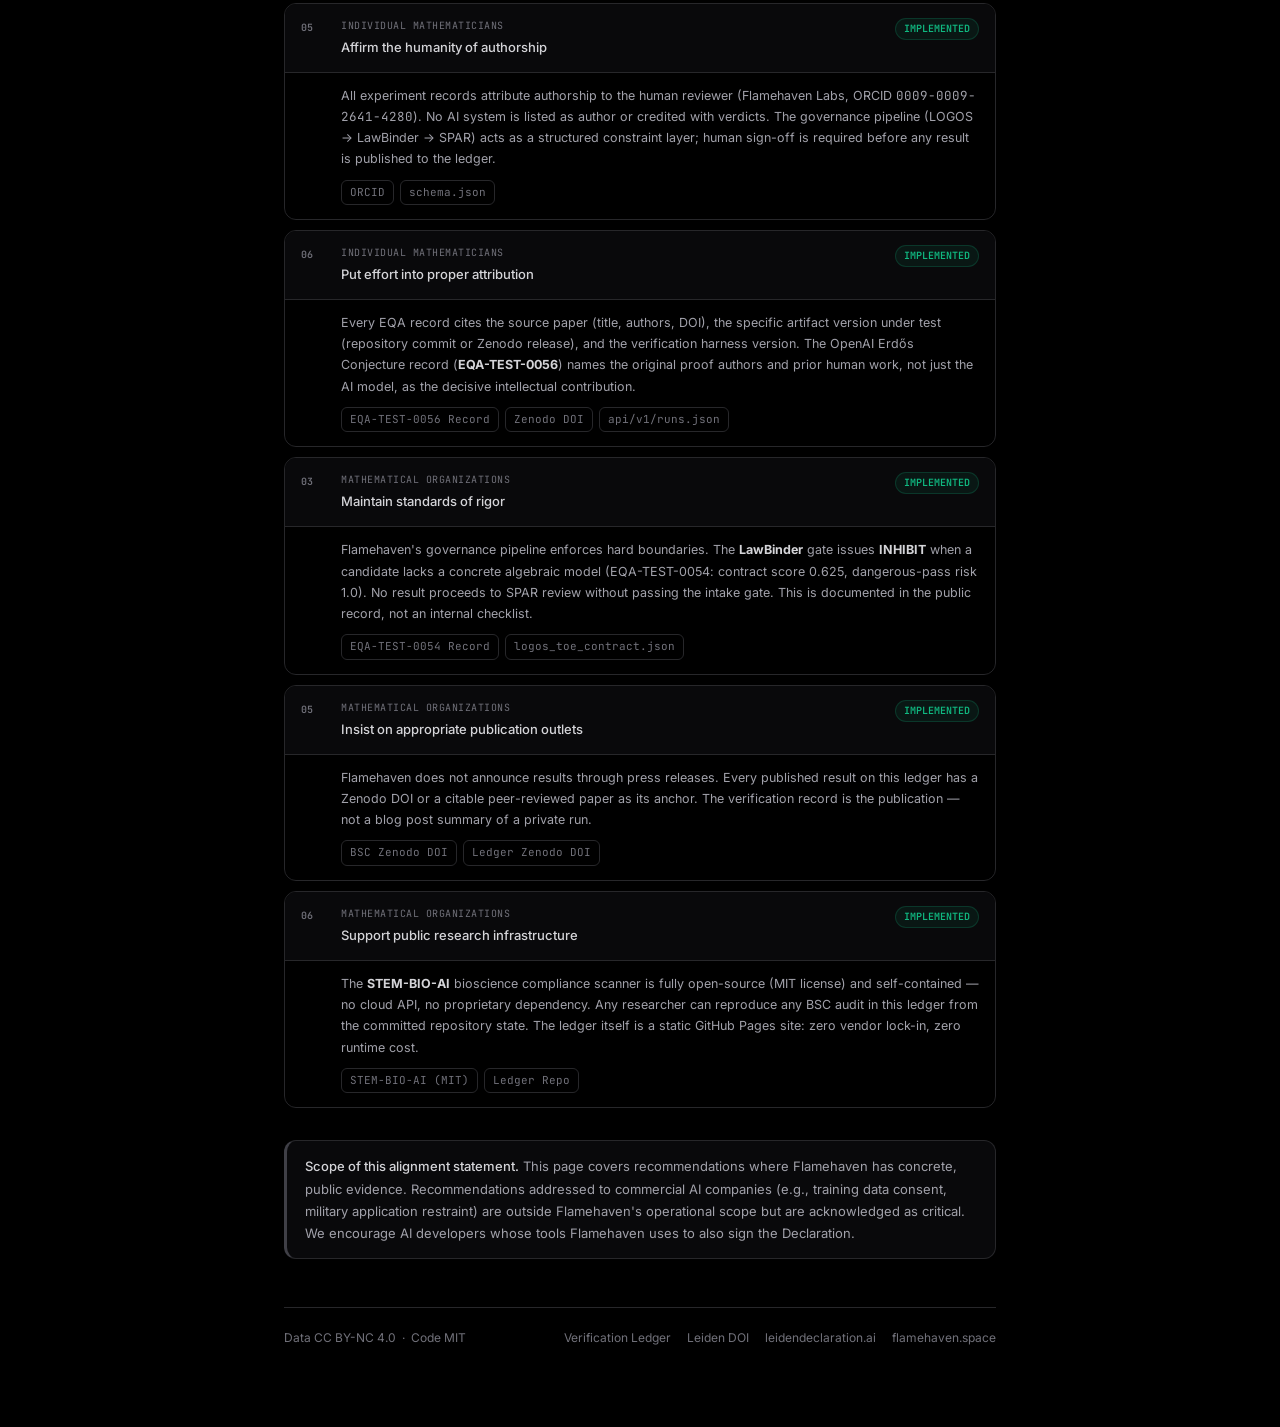
<file: leiden-alignment/index.html>
<!DOCTYPE html>
<html lang="en">
<head>
<meta charset="UTF-8">
<meta name="viewport" content="width=device-width, initial-scale=1.0">
<title>&#x1F525; Flamehaven &mdash; Leiden Declaration Alignment</title>
<meta name="description" content="Flamehaven Labs' evidence-based alignment with the Leiden Declaration on Artificial Intelligence and Mathematics (June 2026). Every claim is backed by a public verification record.">
<link rel="canonical" href="https://flamehaven01.github.io/Flamehaven-Verification-Ledger/leiden-alignment/">
<meta property="og:type" content="article">
<meta property="og:title" content="Flamehaven — Leiden Declaration Alignment">
<meta property="og:description" content="Evidence-based alignment with the Leiden Declaration on AI and Mathematics. Every claim backed by a public verification record.">
<meta property="og:url" content="https://flamehaven01.github.io/Flamehaven-Verification-Ledger/leiden-alignment/">
<meta property="og:site_name" content="Flamehaven Verification Ledger">
<link rel="icon" type="image/svg+xml" href="../favicon.svg">
<link rel="preconnect" href="https://fonts.googleapis.com">
<link rel="preconnect" href="https://fonts.gstatic.com" crossorigin>
<link href="https://fonts.googleapis.com/css2?family=Inter:wght@300;400;500;600;700&family=JetBrains+Mono:wght@400;500&display=swap" rel="stylesheet">
<style>
:root {
  --bg:      #000000;
  --s1:      #09090b;
  --s2:      #18181b;
  --s3:      #27272a;
  --s4:      #3f3f46;
  --border:  #27272a;
  --border-h:#3f3f46;
  --tp:      #ffffff;
  --ts:      #d4d4d8;
  --t3:      #a1a1aa;
  --t4:      #71717a;
  --accent:  #f97316;
  --green:   #10b981;
  --green-bg:rgba(16,185,129,.08);
  --green-bd:rgba(16,185,129,.2);
  --blue:    #3b82f6;
  --blue-bg: rgba(59,130,246,.08);
  --blue-bd: rgba(59,130,246,.2);
  --amber:   #eab308;
  --amber-bg:rgba(234,179,8,.08);
  --r-sm: .375rem;
  --r-md: .75rem;
  --r-lg: 1rem;
}
*,*::before,*::after { box-sizing: border-box; margin: 0; padding: 0; }
html { scroll-behavior: smooth; }
body {
  font-family: 'Inter', system-ui, sans-serif;
  background: var(--bg);
  color: var(--ts);
  font-size: 14px;
  line-height: 1.6;
  -webkit-font-smoothing: antialiased;
  min-height: 100vh;
}
code, .mono { font-family: 'JetBrains Mono', ui-monospace, monospace; font-size: 12.5px; }
a { color: var(--blue); text-decoration: none; }
a:hover { color: var(--tp); text-decoration: underline; }

/* ── LAYOUT ── */
.page { max-width: 760px; margin: 0 auto; padding: 48px 24px 80px; }

/* ── BACK NAV ── */
.back-nav {
  display: inline-flex; align-items: center; gap: 5px;
  font-size: 13px; color: var(--t3); margin-bottom: 32px;
  padding: 6px 0; transition: color .15s; text-decoration: none;
}
.back-nav:hover { color: var(--tp); text-decoration: none; }
.back-nav svg { width: 14px; height: 14px; flex-shrink: 0; }

/* ── HEADER ── */
.eyebrow {
  font-size: 11px; font-weight: 600; text-transform: uppercase;
  letter-spacing: .08em; color: var(--green); margin-bottom: 10px;
}
.title {
  font-size: 28px; font-weight: 700; color: var(--tp);
  letter-spacing: -.02em; line-height: 1.2; margin-bottom: 12px;
}
.subtitle { font-size: 14px; color: var(--t3); line-height: 1.7; margin-bottom: 24px; }

/* ── ENDORSEMENT BANNER ── */
.endorse-banner {
  background: var(--green-bg); border: 1px solid var(--green-bd);
  border-radius: var(--r-lg); padding: 18px 22px; margin-bottom: 40px;
  display: flex; align-items: flex-start; gap: 14px;
}
.endorse-icon { flex-shrink: 0; color: var(--green); margin-top: 2px; }
.endorse-text { flex: 1; }
.endorse-text strong { color: var(--tp); display: block; margin-bottom: 4px; font-size: 14px; }
.endorse-text p { font-size: 13px; color: var(--t3); margin: 0 0 10px; }
.endorse-cta {
  display: inline-flex; align-items: center; gap: 5px;
  font-size: 12px; font-weight: 600; color: var(--green);
  border: 1px solid var(--green-bd); border-radius: var(--r-sm);
  padding: 5px 12px; text-decoration: none; transition: all .15s;
}
.endorse-cta:hover { background: var(--green-bg); color: var(--green); text-decoration: none; }

/* ── SECTION LABEL ── */
.section-label {
  font-size: 11px; font-weight: 600; text-transform: uppercase;
  letter-spacing: .08em; color: var(--t4); margin: 36px 0 14px;
  display: flex; align-items: center; gap: 8px;
}
.section-label::after {
  content: ''; flex: 1; height: 1px; background: var(--border);
}

/* ── DECLARATION CARD ── */
.decl-card {
  background: var(--s1); border: 1px solid var(--border);
  border-radius: var(--r-lg); padding: 20px 22px; margin-bottom: 12px;
}
.decl-card p { font-size: 13px; color: var(--t3); line-height: 1.7; }
.decl-meta { display: flex; align-items: center; gap: 10px; flex-wrap: wrap; margin-bottom: 10px; }
.decl-badge {
  font-family: 'JetBrains Mono', monospace; font-size: 10px;
  font-weight: 600; padding: 2px 8px; border-radius: 999px;
  background: var(--blue-bg); border: 1px solid var(--blue-bd); color: var(--blue);
}
.decl-badge.green { background: var(--green-bg); border-color: var(--green-bd); color: var(--green); }
.decl-badge.amber { background: var(--amber-bg); border-color: rgba(234,179,8,.2); color: var(--amber); }
.decl-title { font-size: 14.5px; font-weight: 600; color: var(--tp); }

/* ── ALIGNMENT TABLE ── */
.align-row {
  border: 1px solid var(--border); border-radius: var(--r-md);
  margin-bottom: 10px; overflow: hidden;
  transition: border-color .15s;
}
.align-row:hover { border-color: var(--border-h); }
.align-header {
  display: grid; grid-template-columns: 28px 1fr auto;
  align-items: start; gap: 12px; padding: 14px 16px;
  background: var(--s1); cursor: default;
}
.align-num {
  font-family: 'JetBrains Mono', monospace; font-size: 10px;
  font-weight: 600; color: var(--t4); padding-top: 2px;
}
.align-rec { font-size: 13px; font-weight: 500; color: var(--ts); }
.align-rec .rec-scope {
  display: block; font-size: 10px; font-weight: 400;
  color: var(--t4); font-family: 'JetBrains Mono', monospace;
  text-transform: uppercase; letter-spacing: .05em; margin-bottom: 3px;
}
.status-chip {
  font-size: 10px; font-weight: 600; font-family: 'JetBrains Mono', monospace;
  padding: 2px 8px; border-radius: 999px; white-space: nowrap;
  flex-shrink: 0;
}
.status-implemented { background: var(--green-bg); border: 1px solid var(--green-bd); color: var(--green); }
.status-partial     { background: var(--amber-bg); border: 1px solid rgba(234,179,8,.2); color: var(--amber); }

.align-evidence {
  padding: 0 16px 14px 56px; border-top: 1px solid var(--border);
  background: rgba(0,0,0,.3);
}
.align-evidence p { font-size: 12.5px; color: var(--t3); line-height: 1.7; padding-top: 12px; }
.evidence-links { display: flex; flex-wrap: wrap; gap: 6px; margin-top: 10px; }
.ev-link {
  font-family: 'JetBrains Mono', monospace; font-size: 11px;
  color: var(--t4); border: 1px solid var(--border); border-radius: var(--r-sm);
  padding: 3px 8px; text-decoration: none; transition: all .15s;
}
.ev-link:hover { color: var(--blue); border-color: var(--blue-bd); text-decoration: none; }

/* ── NOTICE ── */
.notice {
  background: var(--s1); border: 1px solid var(--border);
  border-left: 3px solid var(--border-h); border-radius: var(--r-md);
  padding: 14px 18px; margin-top: 32px; font-size: 13px;
  color: var(--t3); line-height: 1.7;
}
.notice strong { color: var(--ts); font-weight: 500; }

/* ── FOOTER ── */
.footer {
  margin-top: 48px; padding-top: 20px;
  border-top: 1px solid var(--border);
  display: flex; align-items: center; justify-content: space-between;
  flex-wrap: wrap; gap: 10px; font-size: 12px; color: var(--t4);
}
.footer a { color: var(--t4); }
.footer a:hover { color: var(--ts); text-decoration: none; }
.footer-links { display: flex; gap: 16px; }
</style>
</head>
<body>
<div class="page">

  <!-- Back navigation -->
  <a class="back-nav" href="../">
    <svg viewBox="0 0 24 24" fill="none" stroke="currentColor" stroke-width="2" stroke-linecap="round" stroke-linejoin="round"><polyline points="15 18 9 12 15 6"/></svg>
    Verification Ledger
  </a>

  <!-- Header -->
  <div class="eyebrow">Standards &amp; Governance</div>
  <h1 class="title">Leiden Declaration Alignment</h1>
  <p class="subtitle">
    Flamehaven Labs' evidence-based alignment with the <strong style="color:var(--ts);">Leiden Declaration on Artificial Intelligence and Mathematics</strong>.<br>
    <span style="font-size:12px;font-family:'JetBrains Mono',monospace;color:var(--t4);">2 June 2026 &nbsp;&middot;&nbsp; <a href="https://doi.org/10.5281/zenodo.20302944" target="_blank" rel="noopener" style="color:var(--t4);border-bottom:1px solid var(--border);">DOI: 10.5281/zenodo.20302944</a></span><br>
    Every claim on this page is backed by a public, reproducible verification record — not a pledge.
  </p>

  <!-- Endorsement banner -->
  <div class="endorse-banner">
    <div class="endorse-icon">
      <svg width="22" height="22" viewBox="0 0 24 24" fill="none" stroke="currentColor" stroke-width="1.8" stroke-linecap="round" stroke-linejoin="round">
        <path d="M9 12l2 2 4-4m5.618-4.016A11.955 11.955 0 0112 2.944a11.955 11.955 0 01-8.618 3.04A12.02 12.02 0 003 9c0 5.591 3.824 10.29 9 11.622 5.176-1.332 9-6.03 9-11.622 0-1.042-.133-2.052-.382-3.016z"/>
      </svg>
    </div>
    <div class="endorse-text">
      <strong>Flamehaven Labs endorses the Leiden Declaration (June 2026)</strong>
      <p>Drafted by mathematicians, computer scientists, and social scientists from 10 countries, the Declaration calls for transparency, attribution, rigor, and human accountability in AI-assisted mathematics. Flamehaven's Verification Ledger was built to these standards — before the Declaration was published.</p>
    </div>
  </div>

  <!-- The Declaration -->
  <div class="section-label">About the Declaration</div>
  <div class="decl-card">
    <div class="decl-meta">
      <span class="decl-badge green">June 2026</span>
      <span class="decl-badge">16 co-authors &middot; 10 countries</span>
      <span class="decl-badge">Lorentz Center, Leiden University</span>
    </div>
    <div class="decl-title" style="margin-bottom:10px;">Leiden Declaration on Artificial Intelligence and Mathematics</div>
    <p>
      The Declaration identifies five core values of mathematical research — proof-based certainty, attributable authorship, transparent verifiability, shared evaluation standards, and disciplinary autonomy — and documents how current AI deployments threaten each one. It calls on individual mathematicians, institutions, funders, and AI companies to act.
    </p>
    <div class="evidence-links" style="margin-top:12px;">
      <a class="ev-link" href="https://zenodo.org/records/20302944" target="_blank" rel="noopener">DOI 10.5281/zenodo.20302944</a>
      <a class="ev-link" href="https://leidendeclaration.ai" target="_blank" rel="noopener">leidendeclaration.ai</a>
    </div>
  </div>

  <!-- Alignment Evidence -->
  <div class="section-label">Evidence-Based Alignment</div>
  <p style="font-size:13px;color:var(--t3);margin-bottom:20px;line-height:1.7;">
    Below we map each Declaration recommendation to a concrete Flamehaven artifact or practice. "Implemented" means the practice exists and is verifiable from public records today.
  </p>

  <!-- Individual Rec 01 -->
  <div class="align-row">
    <div class="align-header">
      <div class="align-num">01</div>
      <div class="align-rec">
        <span class="rec-scope">Individual mathematicians</span>
        Disclose tool use
      </div>
      <span class="status-chip status-implemented">IMPLEMENTED</span>
    </div>
    <div class="align-evidence">
      <p>Every EQA verification record explicitly classifies AI tool involvement. The highest-profile example: <strong style="color:var(--ts);">EQA-TEST-0057</strong> is formally labeled a <em>"High-Formality, Fake Physics Slop Artifact"</em> — the AI-generated codebase passed execution checks but rested on physically ungrounded assumptions. This classification is not buried in a footnote; it is the primary verdict surfaced on the card and in the Inspector.</p>
      <div class="evidence-links">
        <a class="ev-link" href="../#toe-test-0057">EQA-TEST-0057 Record</a>
        <a class="ev-link" href="../eqa/toe-test-0057/verification_result.json">verification_result.json</a>
        <a class="ev-link" href="https://zenodo.org/records/18035432" target="_blank" rel="noopener">Zenodo DOI</a>
      </div>
    </div>
  </div>

  <!-- Individual Rec 03 -->
  <div class="align-row">
    <div class="align-header">
      <div class="align-num">03</div>
      <div class="align-rec">
        <span class="rec-scope">Individual mathematicians</span>
        Adhere to principles of open science
      </div>
      <span class="status-chip status-implemented">IMPLEMENTED</span>
    </div>
    <div class="align-evidence">
      <p>All verification results are published under <strong style="color:var(--ts);">CC BY-NC 4.0</strong>. Every experiment with an external artifact carries a <strong style="color:var(--ts);">Zenodo DOI</strong> for citable, archival reference. The bioscience compliance scanner (<strong style="color:var(--ts);">STEM-BIO-AI</strong>) is fully open-source under the MIT license — reproduce any BSC audit with <code>pip install stem-ai; stem scan --level 3</code>.</p>
      <div class="evidence-links">
        <a class="ev-link" href="https://doi.org/10.5281/zenodo.20483364" target="_blank" rel="noopener">Ledger DOI</a>
        <a class="ev-link" href="https://github.com/flamehaven01/STEM-BIO-AI" target="_blank" rel="noopener">STEM-BIO-AI (MIT)</a>
        <a class="ev-link" href="https://creativecommons.org/licenses/by-nc/4.0/" target="_blank" rel="noopener">CC BY-NC 4.0</a>
      </div>
    </div>
  </div>

  <!-- Individual Rec 04 -->
  <div class="align-row">
    <div class="align-header">
      <div class="align-num">04</div>
      <div class="align-rec">
        <span class="rec-scope">Individual mathematicians</span>
        Retain responsibility for correctness
      </div>
      <span class="status-chip status-implemented">IMPLEMENTED</span>
    </div>
    <div class="align-evidence">
      <p>Flamehaven does not conflate execution success with physical validity. <strong style="color:var(--ts);">EQA-TEST-0058</strong> reports <strong style="color:var(--ts);">DEGRADED_PASS (48 / 0 / 1 / 1)</strong> — surfacing two specific failures rather than issuing a clean PASS. The result record states: <em>"Verified for model-output consistency only, not external physical validity."</em> Responsibility for the correctness boundary is explicitly retained by the human reviewer, not delegated to the pipeline.</p>
      <div class="evidence-links">
        <a class="ev-link" href="../#toe-test-0058">EQA-TEST-0058 Record</a>
        <a class="ev-link" href="https://doi.org/10.5281/zenodo.20665824" target="_blank" rel="noopener">Zenodo DOI</a>
      </div>
    </div>
  </div>

  <!-- Individual Rec 05 -->
  <div class="align-row">
    <div class="align-header">
      <div class="align-num">05</div>
      <div class="align-rec">
        <span class="rec-scope">Individual mathematicians</span>
        Affirm the humanity of authorship
      </div>
      <span class="status-chip status-implemented">IMPLEMENTED</span>
    </div>
    <div class="align-evidence">
      <p>All experiment records attribute authorship to the human reviewer (Flamehaven Labs, ORCID <code>0009-0009-2641-4280</code>). No AI system is listed as author or credited with verdicts. The governance pipeline (LOGOS → LawBinder → SPAR) acts as a structured constraint layer; human sign-off is required before any result is published to the ledger.</p>
      <div class="evidence-links">
        <a class="ev-link" href="https://orcid.org/0009-0009-2641-4280" target="_blank" rel="noopener">ORCID</a>
        <a class="ev-link" href="../api/v1/schema.json">schema.json</a>
      </div>
    </div>
  </div>

  <!-- Individual Rec 06 -->
  <div class="align-row">
    <div class="align-header">
      <div class="align-num">06</div>
      <div class="align-rec">
        <span class="rec-scope">Individual mathematicians</span>
        Put effort into proper attribution
      </div>
      <span class="status-chip status-implemented">IMPLEMENTED</span>
    </div>
    <div class="align-evidence">
      <p>Every EQA record cites the source paper (title, authors, DOI), the specific artifact version under test (repository commit or Zenodo release), and the verification harness version. The OpenAI Erd&#337;s Conjecture record (<strong style="color:var(--ts);">EQA-TEST-0056</strong>) names the original proof authors and prior human work, not just the AI model, as the decisive intellectual contribution.</p>
      <div class="evidence-links">
        <a class="ev-link" href="../#toe-test-0056">EQA-TEST-0056 Record</a>
        <a class="ev-link" href="https://zenodo.org/records/20383217" target="_blank" rel="noopener">Zenodo DOI</a>
        <a class="ev-link" href="../api/v1/runs.json">api/v1/runs.json</a>
      </div>
    </div>
  </div>

  <!-- Org Rec 03 -->
  <div class="align-row">
    <div class="align-header">
      <div class="align-num">03</div>
      <div class="align-rec">
        <span class="rec-scope">Mathematical organizations</span>
        Maintain standards of rigor
      </div>
      <span class="status-chip status-implemented">IMPLEMENTED</span>
    </div>
    <div class="align-evidence">
      <p>Flamehaven's governance pipeline enforces hard boundaries. The <strong style="color:var(--ts);">LawBinder</strong> gate issues <strong style="color:var(--ts);">INHIBIT</strong> when a candidate lacks a concrete algebraic model (EQA-TEST-0054: contract score 0.625, dangerous-pass risk 1.0). No result proceeds to SPAR review without passing the intake gate. This is documented in the public record, not an internal checklist.</p>
      <div class="evidence-links">
        <a class="ev-link" href="../#toe-test-0054">EQA-TEST-0054 Record</a>
        <a class="ev-link" href="../eqa/toe-test-0054/logos_toe_contract_inspection.json">logos_toe_contract.json</a>
      </div>
    </div>
  </div>

  <!-- Org Rec 05 -->
  <div class="align-row">
    <div class="align-header">
      <div class="align-num">05</div>
      <div class="align-rec">
        <span class="rec-scope">Mathematical organizations</span>
        Insist on appropriate publication outlets
      </div>
      <span class="status-chip status-implemented">IMPLEMENTED</span>
    </div>
    <div class="align-evidence">
      <p>Flamehaven does not announce results through press releases. Every published result on this ledger has a Zenodo DOI or a citable peer-reviewed paper as its anchor. The verification record is the publication — not a blog post summary of a private run.</p>
      <div class="evidence-links">
        <a class="ev-link" href="https://doi.org/10.5281/zenodo.15487327" target="_blank" rel="noopener">BSC Zenodo DOI</a>
        <a class="ev-link" href="https://doi.org/10.5281/zenodo.20483364" target="_blank" rel="noopener">Ledger Zenodo DOI</a>
      </div>
    </div>
  </div>

  <!-- Org Rec 06 -->
  <div class="align-row">
    <div class="align-header">
      <div class="align-num">06</div>
      <div class="align-rec">
        <span class="rec-scope">Mathematical organizations</span>
        Support public research infrastructure
      </div>
      <span class="status-chip status-implemented">IMPLEMENTED</span>
    </div>
    <div class="align-evidence">
      <p>The <strong style="color:var(--ts);">STEM-BIO-AI</strong> bioscience compliance scanner is fully open-source (MIT license) and self-contained — no cloud API, no proprietary dependency. Any researcher can reproduce any BSC audit in this ledger from the committed repository state. The ledger itself is a static GitHub Pages site: zero vendor lock-in, zero runtime cost.</p>
      <div class="evidence-links">
        <a class="ev-link" href="https://github.com/flamehaven01/STEM-BIO-AI" target="_blank" rel="noopener">STEM-BIO-AI (MIT)</a>
        <a class="ev-link" href="https://github.com/flamehaven01/Flamehaven-Verification-Ledger" target="_blank" rel="noopener">Ledger Repo</a>
      </div>
    </div>
  </div>

  <!-- Notice -->
  <div class="notice">
    <strong>Scope of this alignment statement.</strong>
    This page covers recommendations where Flamehaven has concrete, public evidence. Recommendations addressed to commercial AI companies (e.g., training data consent, military application restraint) are outside Flamehaven's operational scope but are acknowledged as critical. We encourage AI developers whose tools Flamehaven uses to also sign the Declaration.
  </div>

  <!-- Footer -->
  <div class="footer">
    <span>Data CC BY-NC 4.0 &nbsp;&middot;&nbsp; Code MIT</span>
    <div class="footer-links">
      <a href="../">Verification Ledger</a>
      <a href="https://zenodo.org/records/20302944" target="_blank" rel="noopener">Leiden DOI</a>
      <a href="https://leidendeclaration.ai" target="_blank" rel="noopener">leidendeclaration.ai</a>
      <a href="https://flamehaven.space/" target="_blank" rel="noopener">flamehaven.space</a>
    </div>
  </div>

</div>
</body>
</html>
</file>
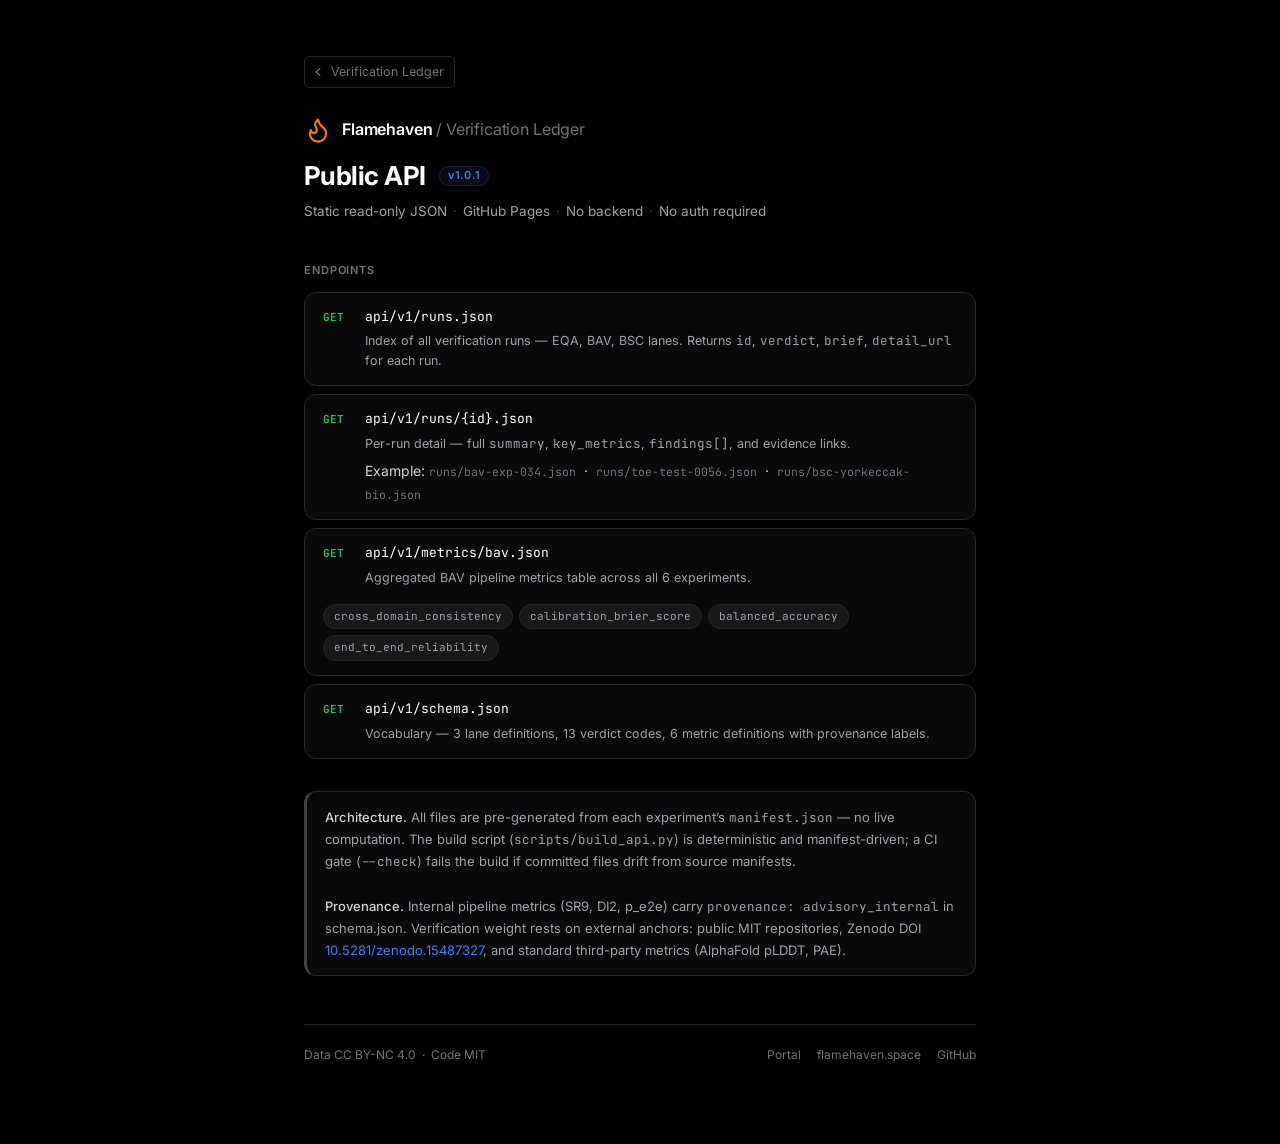
<file: api/v1/index.html>
<!DOCTYPE html>
<html lang="en">
<head>
<meta charset="UTF-8">
<link rel="icon" type="image/svg+xml" href="../../favicon.svg">
<meta name="viewport" content="width=device-width, initial-scale=1.0">
<title>Flamehaven Verification Ledger &mdash; API v1</title>
<link rel="preconnect" href="https://fonts.googleapis.com">
<link rel="preconnect" href="https://fonts.gstatic.com" crossorigin>
<link href="https://fonts.googleapis.com/css2?family=Inter:wght@300;400;500;600;700&family=JetBrains+Mono:wght@400;500&display=swap" rel="stylesheet">
<style>
:root {
  --bg:      #000000;
  --s1:      #09090b;
  --s2:      #18181b;
  --s3:      #27272a;
  --s4:      #3f3f46;
  --border:  #27272a;
  --border-h:#3f3f46;
  --tp:      #ffffff;
  --ts:      #d4d4d8;
  --t3:      #a1a1aa;
  --t4:      #71717a;
  --accent:  #f97316;
  --accent-bg: rgba(249,115,22,.08);
  --accent-bd: rgba(249,115,22,.2);
  --pass:    #22c55e;
  --pass-bg: rgba(34,197,94,.08);
  --blue:    #3b82f6;
  --blue-bg: rgba(59,130,246,.08);
  --blue-bd: rgba(59,130,246,.2);
  --r-sm: .375rem;
  --r-md: .75rem;
}
*,*::before,*::after { box-sizing: border-box; margin: 0; padding: 0; }
html { scroll-behavior: smooth; }
body {
  font-family: 'Inter', system-ui, sans-serif;
  background: var(--bg);
  color: var(--ts);
  font-size: 14px;
  line-height: 1.6;
  -webkit-font-smoothing: antialiased;
  min-height: 100vh;
}
code, .mono {
  font-family: 'JetBrains Mono', ui-monospace, monospace;
  font-size: 12.5px;
}
a { color: var(--blue); text-decoration: none; }
a:hover { color: var(--tp); text-decoration: underline; }

/* ── LAYOUT ── */
.page { max-width: 720px; margin: 0 auto; padding: 56px 24px 80px; }

/* ── HEADER ── */
.header { margin-bottom: 40px; }
.logo-row {
  display: flex;
  align-items: center;
  gap: 10px;
  margin-bottom: 16px;
}
.logo-flame {
  width: 28px; height: 28px;
  color: var(--accent);
  flex-shrink: 0;
}
.brand {
  font-size: 16px;
  font-weight: 600;
  color: var(--tp);
  letter-spacing: -.01em;
}
.brand-sub {
  color: var(--t4);
  font-weight: 400;
}
.title {
  font-size: 26px;
  font-weight: 700;
  color: var(--tp);
  letter-spacing: -.02em;
  line-height: 1.25;
  margin-bottom: 8px;
}
.title .badge {
  display: inline-block;
  font-size: 11px;
  font-weight: 600;
  background: var(--blue-bg);
  border: 1px solid var(--blue-bd);
  color: var(--blue);
  padding: 2px 8px;
  border-radius: 999px;
  vertical-align: middle;
  margin-left: 8px;
  letter-spacing: .03em;
  position: relative;
  top: -2px;
}
.subtitle {
  font-size: 13.5px;
  color: var(--t3);
  display: flex;
  align-items: center;
  gap: 6px;
  flex-wrap: wrap;
}
.dot { color: var(--s4); }

/* ── SECTION LABEL ── */
.section-label {
  font-size: 11px;
  font-weight: 600;
  text-transform: uppercase;
  letter-spacing: .08em;
  color: var(--t4);
  margin: 32px 0 12px;
}

/* ── ENDPOINT CARD ── */
.ep {
  background: var(--s1);
  border: 1px solid var(--border);
  border-radius: var(--r-md);
  padding: 14px 18px;
  margin-bottom: 8px;
  transition: border-color .15s;
}
.ep:hover { border-color: var(--border-h); }
.ep-row {
  display: flex;
  align-items: baseline;
  gap: 10px;
  margin-bottom: 4px;
}
.method {
  font-family: 'JetBrains Mono', monospace;
  font-size: 11px;
  font-weight: 600;
  color: var(--pass);
  min-width: 32px;
  flex-shrink: 0;
}
.ep-path {
  font-family: 'JetBrains Mono', monospace;
  font-size: 13px;
  color: var(--tp);
  word-break: break-all;
}
.ep-path a { color: var(--tp); }
.ep-path a:hover { color: var(--accent); text-decoration: none; }
.ep-desc {
  font-size: 12.5px;
  color: var(--t3);
  padding-left: 42px;
  margin-top: 2px;
}
.ep-example {
  padding-left: 42px;
  margin-top: 6px;
}
.ep-example a {
  font-family: 'JetBrains Mono', monospace;
  font-size: 11.5px;
  color: var(--t4);
}
.ep-example a:hover { color: var(--blue); }

/* ── METRIC PILLS ── */
.metrics-row {
  display: flex;
  flex-wrap: wrap;
  gap: 6px;
  margin-top: 16px;
}
.pill {
  font-family: 'JetBrains Mono', monospace;
  font-size: 11px;
  background: var(--s2);
  border: 1px solid var(--border);
  color: var(--t3);
  padding: 3px 10px;
  border-radius: 999px;
}

/* ── NOTICE ── */
.notice {
  background: var(--s1);
  border: 1px solid var(--border);
  border-left: 3px solid var(--border-h);
  border-radius: var(--r-md);
  padding: 14px 18px;
  margin-top: 32px;
  font-size: 13px;
  color: var(--t3);
  line-height: 1.7;
}
.notice strong { color: var(--ts); font-weight: 500; }

/* ── FOOTER ── */
.footer {
  margin-top: 48px;
  padding-top: 20px;
  border-top: 1px solid var(--border);
  display: flex;
  align-items: center;
  justify-content: space-between;
  flex-wrap: wrap;
  gap: 10px;
  font-size: 12px;
  color: var(--t4);
}
.footer a { color: var(--t4); }
.footer a:hover { color: var(--ts); text-decoration: none; }
.footer-links { display: flex; gap: 16px; }
</style>
</head>
<body>
<div class="page">

  <!-- Back navigation -->
  <a class="back-nav" href="../../" style="display:inline-flex;align-items:center;gap:6px;font-size:12.5px;color:var(--t4);text-decoration:none;margin-bottom:28px;padding:5px 10px 5px 6px;border:1px solid var(--border);border-radius:var(--r-sm);transition:all .15s;">
    <svg width="14" height="14" viewBox="0 0 24 24" fill="none" stroke="currentColor" stroke-width="2" stroke-linecap="round" stroke-linejoin="round"><polyline points="15 18 9 12 15 6"/></svg>
    Verification Ledger
  </a>

  <!-- Header -->
  <div class="header">
    <div class="logo-row">
      <svg class="logo-flame" viewBox="0 0 24 24" fill="none" stroke="currentColor" stroke-width="1.8" stroke-linecap="round" stroke-linejoin="round">
        <path d="M8.5 14.5A2.5 2.5 0 0 0 11 12c0-1.38-.5-2-1-3-1.072-2.143-.224-4.054 2-6 .5 2.5 2 4.9 4 6.5 2 1.6 3 3.5 3 5.5a7 7 0 1 1-14 0c0-1.153.433-2.294 1-3a2.5 2.5 0 0 0 2.5 2.5z"/>
      </svg>
      <span class="brand">Flamehaven <span class="brand-sub">/ Verification Ledger</span></span>
    </div>
    <h1 class="title">
      Public API
      <span class="badge">v1.0.1</span>
    </h1>
    <p class="subtitle">
      Static read-only JSON
      <span class="dot">&middot;</span>
      GitHub Pages
      <span class="dot">&middot;</span>
      No backend
      <span class="dot">&middot;</span>
      No auth required
    </p>
  </div>

  <!-- Endpoints -->
  <div class="section-label">Endpoints</div>

  <div class="ep">
    <div class="ep-row">
      <span class="method">GET</span>
      <span class="ep-path"><a href="runs.json">api/v1/runs.json</a></span>
    </div>
    <div class="ep-desc">Index of all verification runs &mdash; EQA, BAV, BSC lanes. Returns <code>id</code>, <code>verdict</code>, <code>brief</code>, <code>detail_url</code> for each run.</div>
  </div>

  <div class="ep">
    <div class="ep-row">
      <span class="method">GET</span>
      <span class="ep-path">api/v1/runs/{id}.json</span>
    </div>
    <div class="ep-desc">Per-run detail &mdash; full <code>summary</code>, <code>key_metrics</code>, <code>findings[]</code>, and evidence links.</div>
    <div class="ep-example">
      Example: <a href="runs/bav-exp-034.json">runs/bav-exp-034.json</a>
      &nbsp;&middot;&nbsp;
      <a href="runs/toe-test-0056.json">runs/toe-test-0056.json</a>
      &nbsp;&middot;&nbsp;
      <a href="runs/bsc-yorkeccak-bio.json">runs/bsc-yorkeccak-bio.json</a>
    </div>
  </div>

  <div class="ep">
    <div class="ep-row">
      <span class="method">GET</span>
      <span class="ep-path"><a href="metrics/bav.json">api/v1/metrics/bav.json</a></span>
    </div>
    <div class="ep-desc">Aggregated BAV pipeline metrics table across all 6 experiments.</div>
    <div class="metrics-row">
      <span class="pill">cross_domain_consistency</span>
      <span class="pill">calibration_brier_score</span>
      <span class="pill">balanced_accuracy</span>
      <span class="pill">end_to_end_reliability</span>
    </div>
  </div>

  <div class="ep">
    <div class="ep-row">
      <span class="method">GET</span>
      <span class="ep-path"><a href="schema.json">api/v1/schema.json</a></span>
    </div>
    <div class="ep-desc">Vocabulary &mdash; 3 lane definitions, 13 verdict codes, 6 metric definitions with provenance labels.</div>
  </div>

  <!-- Notice -->
  <div class="notice">
    <strong>Architecture.</strong> All files are pre-generated from each experiment&rsquo;s
    <code>manifest.json</code> &mdash; no live computation. The build script
    (<code>scripts/build_api.py</code>) is deterministic and manifest-driven; a CI gate
    (<code>--check</code>) fails the build if committed files drift from source manifests.<br><br>
    <strong>Provenance.</strong> Internal pipeline metrics (SR9, DI2, p&zwj;_e2e) carry
    <code>provenance: advisory_internal</code> in schema.json. Verification weight rests on
    external anchors: public MIT repositories, Zenodo DOI
    <a href="https://doi.org/10.5281/zenodo.15487327" target="_blank" rel="noopener">10.5281/zenodo.15487327</a>,
    and standard third-party metrics (AlphaFold pLDDT, PAE).
  </div>

  <!-- Footer -->
  <div class="footer">
    <span>Data CC BY-NC 4.0 &nbsp;&middot;&nbsp; Code MIT</span>
    <div class="footer-links">
      <a href="../../index.html">Portal</a>
      <a href="https://flamehaven.space/" target="_blank" rel="noopener">flamehaven.space</a>
      <a href="https://github.com/flamehaven01/Flamehaven-Verification-Ledger" target="_blank" rel="noopener">GitHub</a>
    </div>
  </div>

</div>
</body>
</html>
</file>
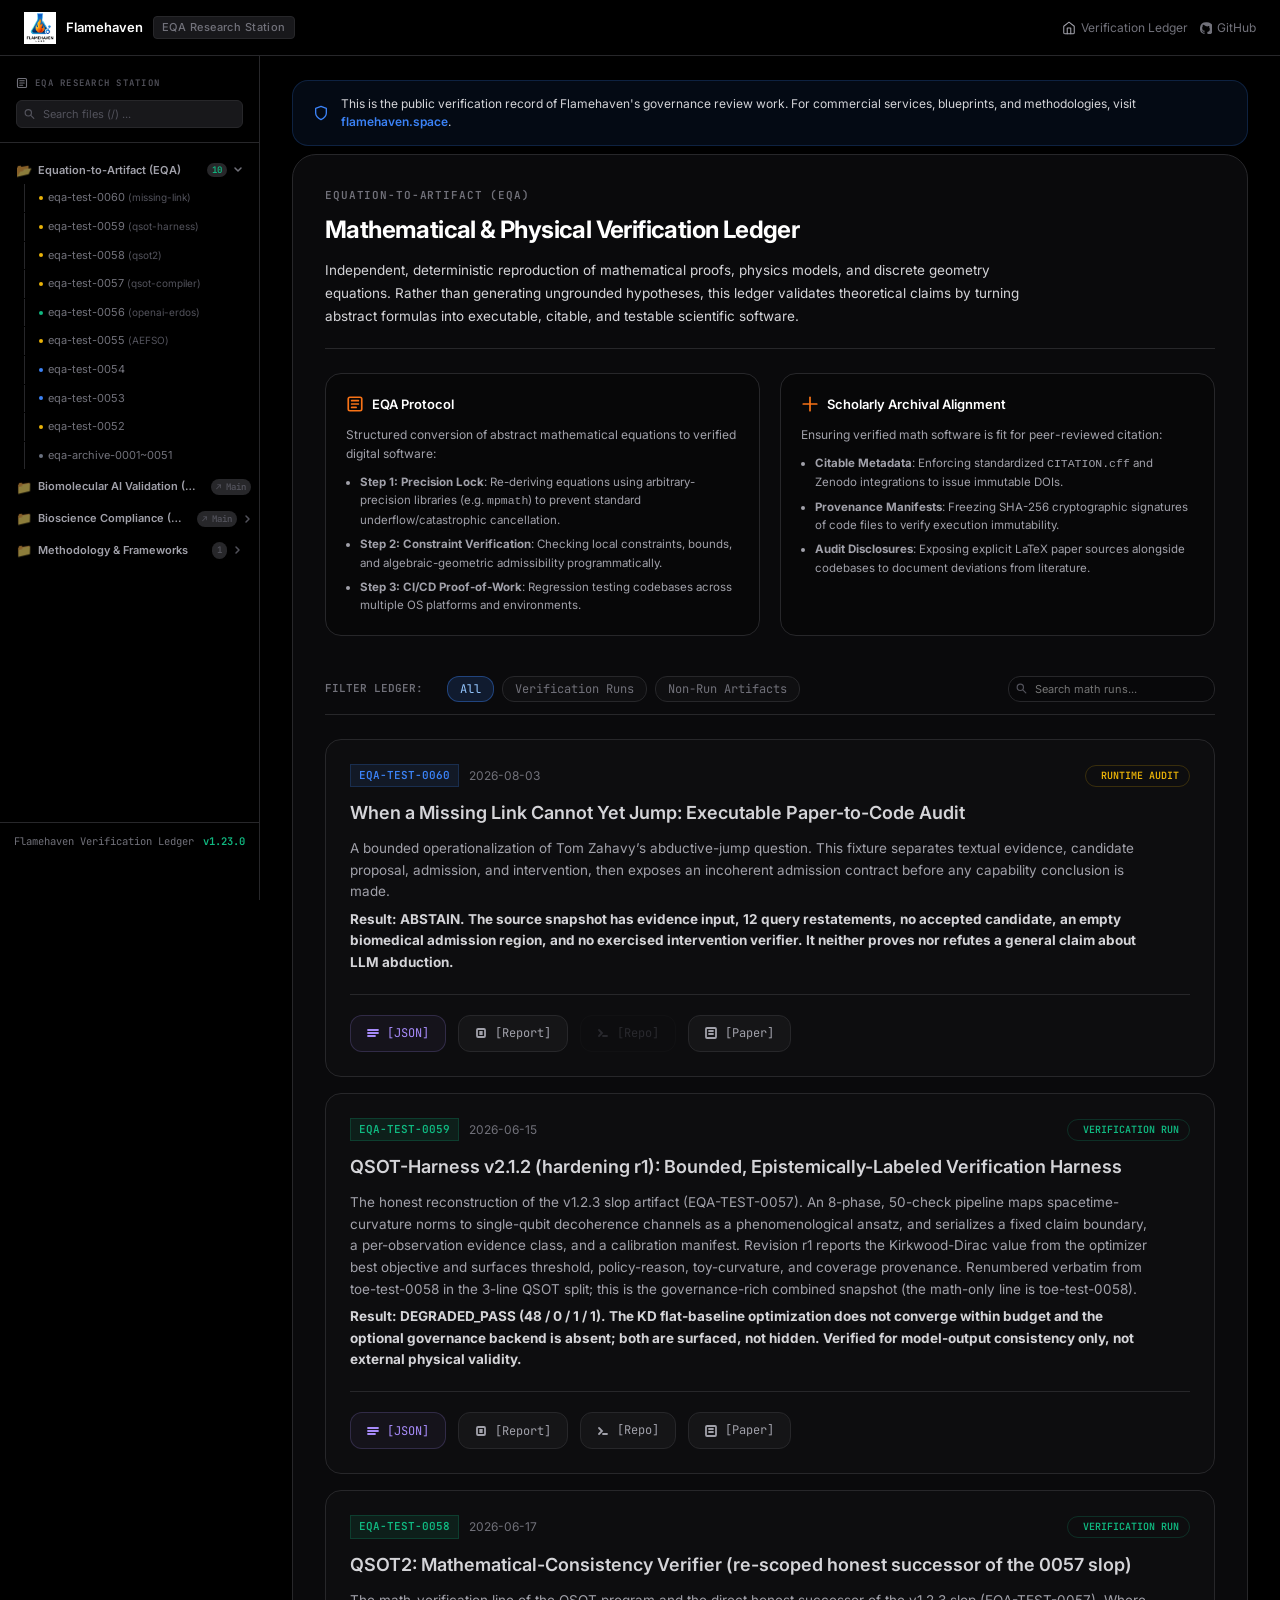
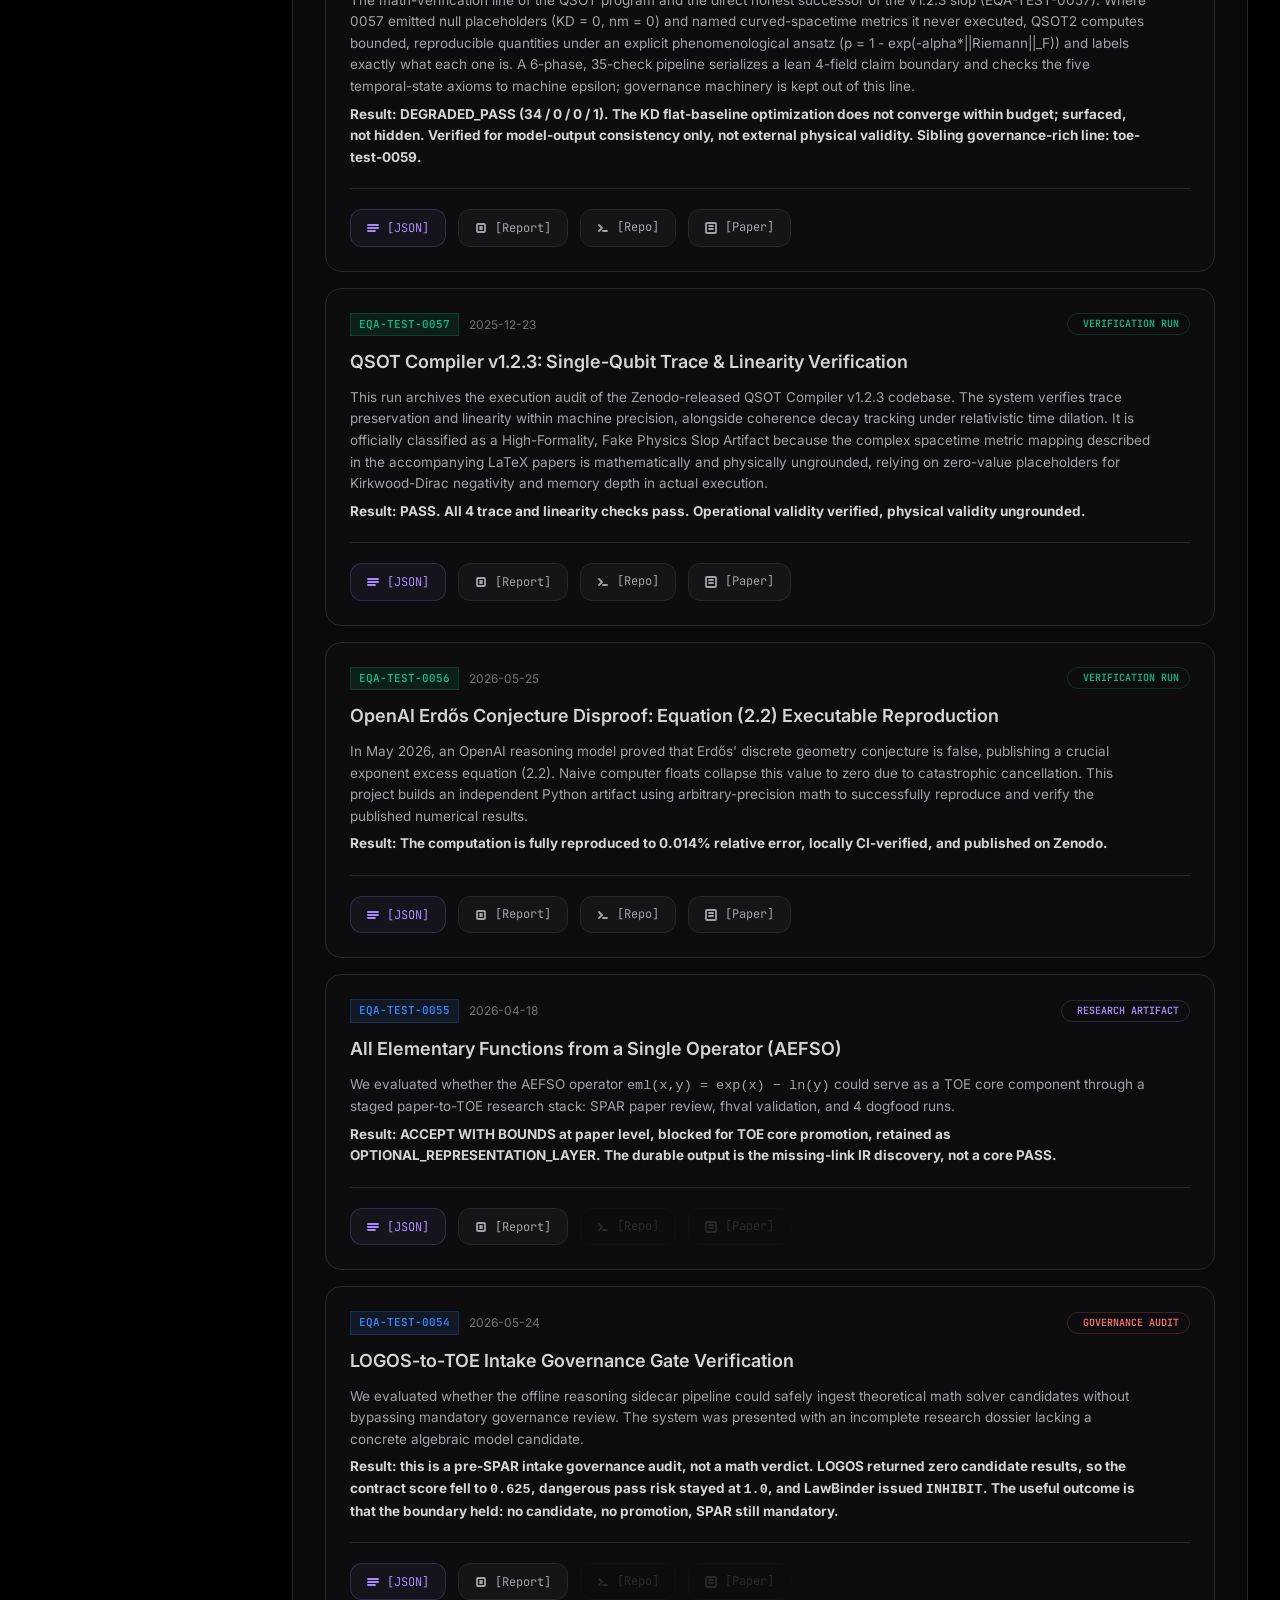
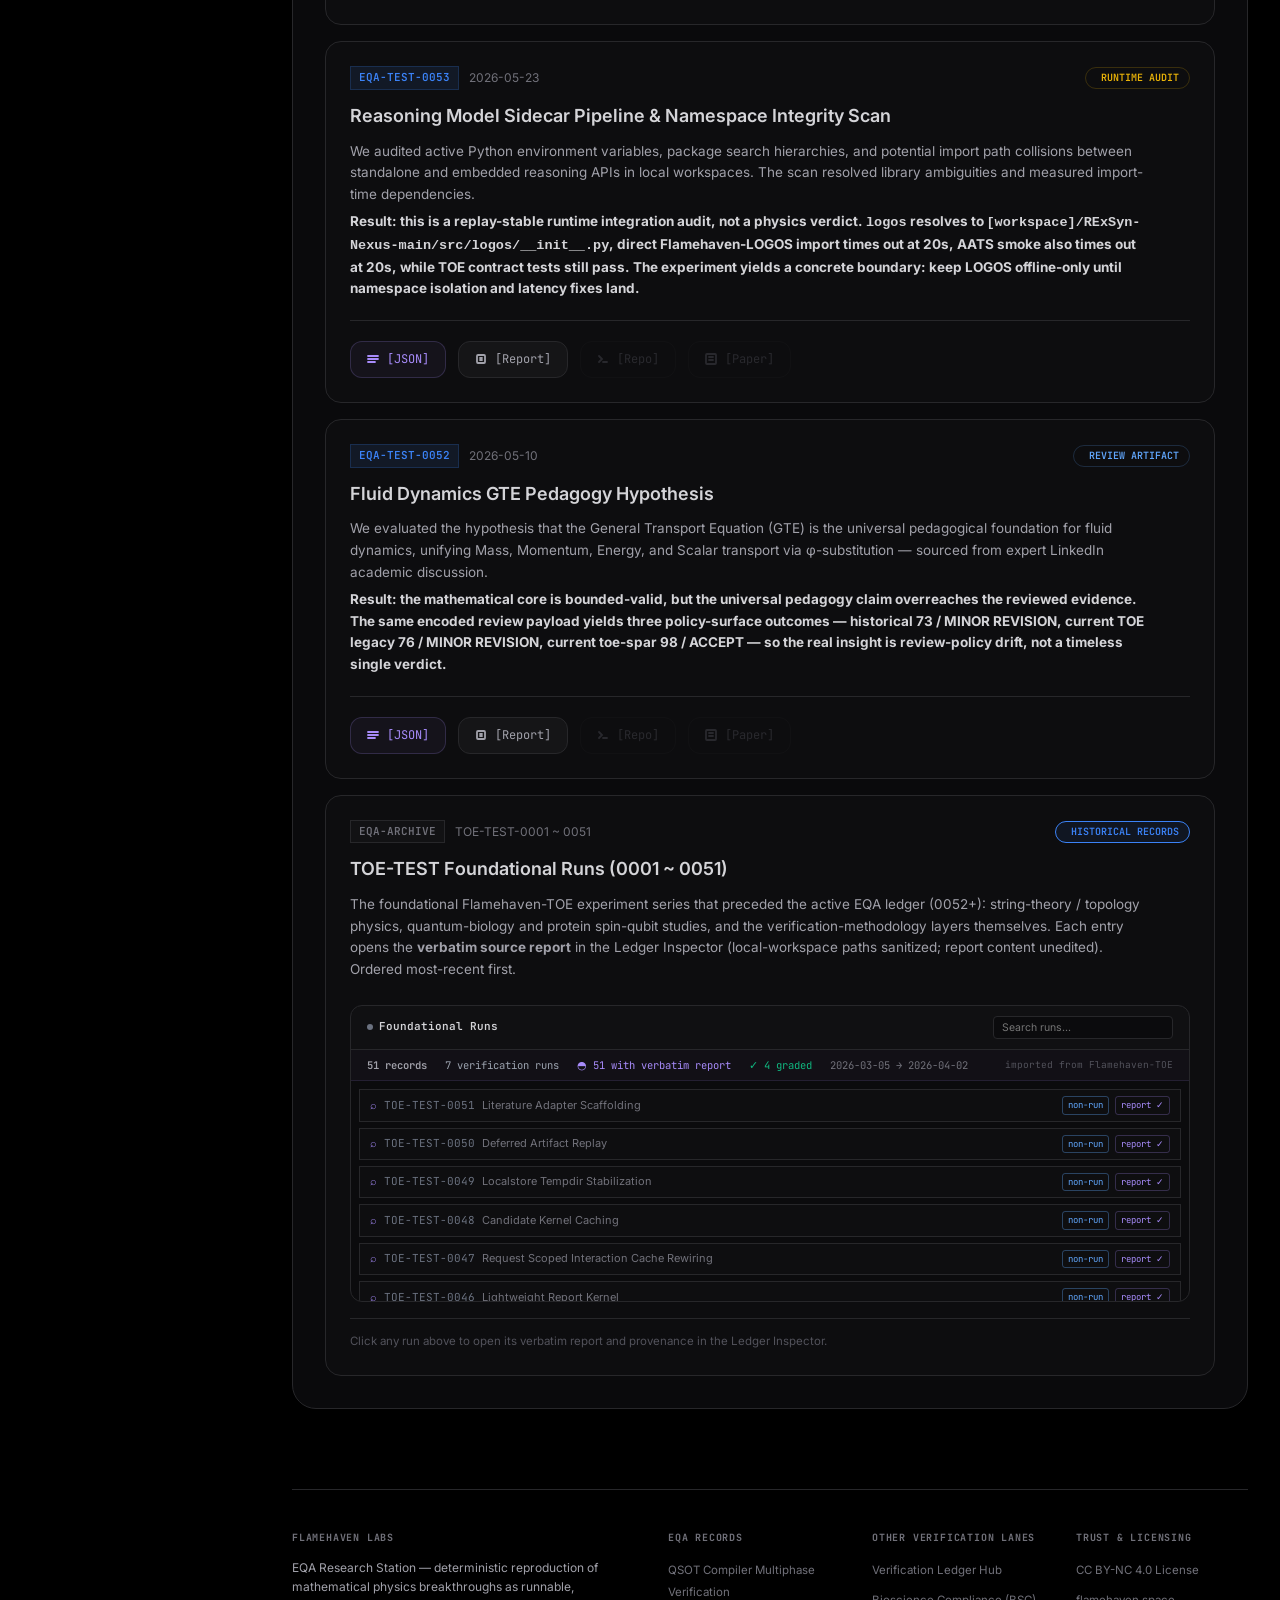
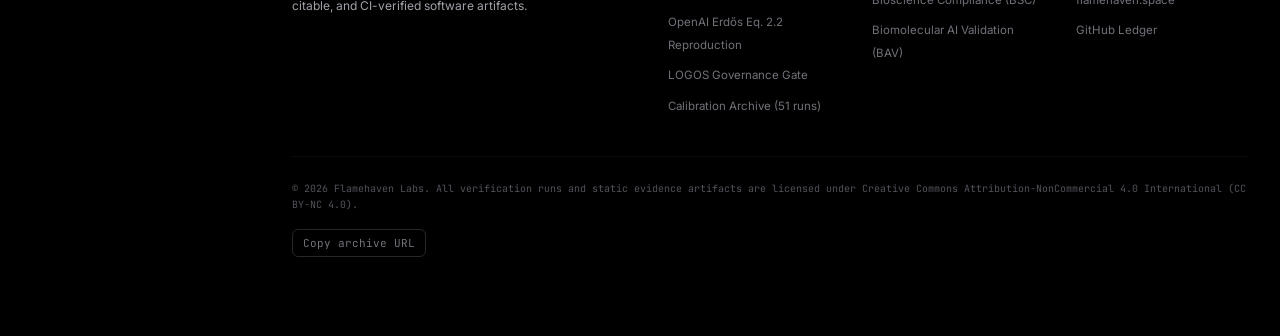
<file: eqa.html>
<!DOCTYPE html>
<html lang="en">
<head>
<meta charset="utf-8">
<script>
window.onerror = function(msg, url, line, col, error) {
  const errDiv = document.createElement('div');
  errDiv.style.cssText = 'position:fixed;top:0;left:0;width:100%;background:#ef4444;color:#fff;padding:12px;z-index:99999;font-family:monospace;font-size:12px;box-shadow:0 2px 10px rgba(0,0,0,0.5);text-align:left;';
  errDiv.innerHTML = '<strong>JS ERROR:</strong> ' + msg + '<br><small>at ' + url + ':' + line + ':' + col + '</small>';
  (document.body || document.documentElement).appendChild(errDiv);
};
</script>
<meta name="viewport" content="width=device-width, initial-scale=1">
<title>EQA Research Station — Flamehaven</title>
<meta name="description" content="Equation-to-Artifact Research Station: deterministic reproduction of mathematical physics breakthroughs as runnable, citable computational software.">
<!-- Machine-readable provenance (schema.org Dataset) for indexing / citation -->
<script type="application/ld+json">
{
  "@context": "https://schema.org",
  "@type": "Dataset",
  "name": "Flamehaven Verification Ledger — EQA (Equation-to-Artifact)",
  "description": "Deterministic, citable reproductions of mathematical and physical results as runnable software artifacts (EQA lane of the Flamehaven Verification Ledger). Includes the OpenAI Erdos Eq. (2.2) reproduction (public MIT repo + Zenodo DOI) and the TOE-TEST foundational-run archive.",
  "url": "https://flamehaven.space/",
  "sameAs": "https://github.com/flamehaven01/Flamehaven-Verification-Ledger",
  "license": "https://creativecommons.org/licenses/by-nc/4.0/",
  "isAccessibleForFree": true,
  "creator": { "@type": "Organization", "name": "Flamehaven Labs" },
  "keywords": ["reproducibility", "mathematical physics", "verification", "arbitrary precision"],
  "citation": "https://doi.org/10.5281/zenodo.15487327"
}
</script>
<link rel="preconnect" href="https://fonts.googleapis.com">
<link rel="preconnect" href="https://fonts.gstatic.com" crossorigin>
<link href="https://fonts.googleapis.com/css2?family=Inter:wght@300;400;500;600;700&family=JetBrains+Mono:wght@400;500;600&display=swap" rel="stylesheet">
<link rel="stylesheet" href="./css/tokens.css">
<link rel="stylesheet" href="./css/layout.css">
<link rel="stylesheet" href="./css/sidebar.css">
<link rel="stylesheet" href="./css/components.css">
<link rel="stylesheet" href="./css/dashboards.css">
<link rel="stylesheet" href="./css/viewer.css">
<link rel="stylesheet" href="./css/responsive.css">
</head>
<body>

<!-- ── NAV ──────────────────────────────────────────────────────────────── -->
<nav class="nav">
  <a href="./index.html" class="nav-logo">
    <img src="./logo.png" alt="Flamehaven Labs Logo" class="nav-logo-img">
    <span class="nav-brand">Flamehaven</span>
    <span class="nav-sub">EQA Research Station</span>
  </a>
  <div class="nav-right">
    <a href="./index.html" class="nav-link">
      <svg viewBox="0 0 24 24" fill="none" stroke="currentColor" stroke-width="1.8" stroke-linecap="round" stroke-linejoin="round" style="width:14px;height:14px;color:var(--t3);">
        <path d="M3 9l9-7 9 7v11a2 2 0 01-2 2H5a2 2 0 01-2-2z"/><polyline points="9 22 9 12 15 12 15 22"/>
      </svg>
      Verification Ledger
    </a>
    <a href="https://github.com/flamehaven01" class="nav-link" target="_blank" rel="noopener">
      <svg viewBox="0 0 12 12" fill="currentColor" width="12" height="12">
        <path d="M6 .3a6 6 0 00-1.9 11.7c.3.05.4-.13.4-.3v-1.1c-1.67.36-2.02-.8-2.02-.8-.27-.7-.67-.88-.67-.88-.55-.37.04-.36.04-.36.6.04.92.62.92.62.54.92 1.42.66 1.76.5.06-.39.21-.66.38-.81-1.34-.15-2.74-.67-2.74-2.97 0-.66.24-1.2.62-1.62-.06-.15-.27-.77.06-1.6 0 0 .5-.16 1.65.62A5.75 5.75 0 016 4.32c.51 0 1.02.07 1.5.2 1.15-.78 1.65-.62 1.65-.62.33.83.12 1.45.06 1.6.39.42.62.96.62 1.62 0 2.31-1.41 2.82-2.75 2.97.22.19.41.55.41 1.11v1.65c0 .17.1.36.4.3A6 6 0 006 .3z"/>
      </svg>
      GitHub
    </a>
  </div>
</nav>

<!-- ── PAGE LAYOUT ──────────────────────────────────────────────────────── -->
<div class="page-layout">

  <!-- ── SIDEBAR ──────────────────────────────────────────────────────── -->
  <aside class="sidebar">
    <div class="sb-header">
      <div class="sb-title">
        <svg viewBox="0 0 16 16" fill="none" stroke="currentColor" stroke-width="1.5" style="width:12px;height:12px;color:var(--t4);">
          <rect x="2" y="2" width="12" height="12" rx="1.5"/>
          <path d="M5 5h6M5 8h6M5 11h4" stroke-linecap="round"/>
        </svg>
        EQA Research Station
      </div>
      <div class="sb-search">
        <svg class="sb-search-icon" viewBox="0 0 14 14" fill="none" stroke="currentColor" stroke-width="1.5">
          <circle cx="5.5" cy="5.5" r="4"/><path d="M9 9l3.5 3.5" stroke-linecap="round"/>
        </svg>
        <input type="text" id="sb-search-input" placeholder="Search files (/) ..." autocomplete="off" oninput="handleSidebarSearch()">
      </div>
    </div>

    <div class="sb-tree">
      <!-- EQA Folder (active / expanded by default) -->
      <div class="sb-folder">
        <div class="sb-folder-header">
          <button class="sb-folder-btn open active" onclick="toggleFolder(this)" data-id="toe">
            <span class="sb-folder-icon"></span>
            <span class="sb-folder-name">Equation-to-Artifact (EQA)</span>
            <span class="sb-folder-badge" style="color:#10b981;border-color:rgba(16,185,129,0.2);">6</span>
            <svg class="sb-chevron" viewBox="0 0 10 10" fill="none" stroke="currentColor" stroke-width="1.5">
              <path d="M3 2l3 3-3 3" stroke-linecap="round" stroke-linejoin="round"/>
            </svg>
          </button>
          <span class="sb-tooltip">
            <strong>Equation-to-Artifact Verification (EQA)</strong><br>
            Deterministic verification reproducing theoretical physics and mathematical breakthroughs as runnable, citable CI-tested software.
          </span>
        </div>
        <div class="sb-children open" id="child-toe">
          <div class="sb-files open" style="padding-left:8px;">
            <div class="sb-file" data-keep onclick="highlightFile(this); document.getElementById('eqa-card-archive').scrollIntoView({behavior:'smooth'});" style="margin-left:8px;padding-left:14px;">
              <span class="sb-file-dot" style="background:#6b7280"></span>
              <span class="sb-file-name">eqa-archive-0001~0051</span>
            </div>
          </div>
        </div>
      </div>

      <!-- BAV Folder (link to main ledger) -->
      <div class="sb-folder">
        <div class="sb-folder-header">
          <a class="sb-folder-btn" href="./index.html" style="text-decoration:none;">
            <span class="sb-folder-icon"></span>
            <span class="sb-folder-name">Biomolecular AI Validation (BAV)</span>
            <span class="sb-folder-badge">↗ Main</span>
            <svg class="sb-chevron" viewBox="0 0 10 10" fill="none" stroke="currentColor" stroke-width="1.5">
              <path d="M3 2l3 3-3 3" stroke-linecap="round" stroke-linejoin="round"/>
            </svg>
          </a>
          <span class="sb-tooltip">
            <strong>Biomolecular AI Validation (BAV)</strong><br>
            View BAV data on the main Verification Ledger.
          </span>
        </div>
      </div>

      <!-- BSC Folder (link to main ledger) -->
      <div class="sb-folder">
        <div class="sb-folder-header">
          <a class="sb-folder-btn" href="./index.html" style="text-decoration:none;">
            <span class="sb-folder-icon"></span>
            <span class="sb-folder-name">Bioscience Compliance (BSC)</span>
            <span class="sb-folder-badge">↗ Main</span>
            <svg class="sb-chevron" viewBox="0 0 10 10" fill="none" stroke="currentColor" stroke-width="1.5">
              <path d="M3 2l3 3-3 3" stroke-linecap="round" stroke-linejoin="round"/>
            </svg>
          </a>
          <span class="sb-tooltip">
            <strong>Bioscience Compliance (BSC)</strong><br>
            View BSC audit reports on the main Verification Ledger.
          </span>
        </div>
      </div>

      <!-- M&F Folder -->
      <div class="sb-folder">
        <div class="sb-folder-header">
          <a class="sb-folder-btn" href="./extra/pr_action_plan_v3.html" target="_blank" rel="noopener" style="text-decoration:none;">
            <span class="sb-folder-icon"></span>
            <span class="sb-folder-name">Methodology &amp; Frameworks</span>
            <span class="sb-folder-badge">1</span>
            <svg class="sb-chevron" viewBox="0 0 10 10" fill="none" stroke="currentColor" stroke-width="1.5">
              <path d="M3 2l3 3-3 3" stroke-linecap="round" stroke-linejoin="round"/>
            </svg>
          </a>
          <span class="sb-tooltip">
            <strong>Methodology &amp; Frameworks</strong><br>
            Agent Review Dashboard (PR Action Plan v3).
          </span>
        </div>
      </div>
    </div>
    <a id="ledger-version-tag" href="https://github.com/flamehaven01/Flamehaven-Verification-Ledger" target="_blank" rel="noopener" title="Flamehaven Verification Ledger — view repository on GitHub" style="margin-top:auto;display:flex;align-items:center;justify-content:space-between;flex-wrap:wrap;gap:6px;padding:10px 14px;border-top:1px solid var(--border);font-family:'JetBrains Mono',monospace;font-size:10.5px;color:var(--t4);text-decoration:none;">
      <span>Flamehaven Verification Ledger</span>
      <span class="lv-num" style="color:#10b981;font-weight:600;">v—</span>
    </a>
  </aside>

  <!-- ── MAIN CONTENT ──────────────────────────────────────────────────── -->
  <div class="wrap">

    <!-- B2B Service Banner -->
    <div class="b2b-notice-banner">
      <div class="b2b-notice-icon">
        <svg width="16" height="16" viewBox="0 0 24 24" fill="none" stroke="currentColor" stroke-width="2" stroke-linecap="round" stroke-linejoin="round">
          <path d="M12 22s8-4 8-10V5l-8-3-8 3v7c0 6 8 10 8 10z"/>
        </svg>
      </div>
      <div class="b2b-notice-content">
        This is the public verification record of Flamehaven's governance review work. For commercial services, blueprints, and methodologies, visit <a href="https://flamehaven.space" target="_blank" rel="noopener">flamehaven.space</a>.
      </div>
    </div>

    <!-- EQA DASHBOARD (always active on this page) -->
    <div class="project-dashboard active" id="dashboard-toe">
      <div class="project-dashboard-header">
        <div class="project-dashboard-eyebrow">Equation-to-Artifact (EQA)</div>
        <h2 class="project-dashboard-title">Mathematical &amp; Physical Verification Ledger</h2>
        <p class="project-dashboard-desc">
          Independent, deterministic reproduction of mathematical proofs, physics models, and discrete geometry equations. Rather than generating ungrounded hypotheses, this ledger validates theoretical claims by turning abstract formulas into executable, citable, and testable scientific software.
        </p>
      </div>

      <div class="dashboard-grid">
        <div class="dashboard-card">
          <div class="dashboard-card-title">
            <svg class="portal-intro-card-icon" viewBox="0 0 16 16" fill="none" stroke="currentColor" stroke-width="1.5">
              <rect x="2" y="2" width="12" height="12" rx="1.5"/>
              <path d="M5 5h6M5 8h6M5 11h4" stroke-linecap="round"/>
            </svg>
            EQA Protocol
          </div>
          <p class="dashboard-card-desc">Structured conversion of abstract mathematical equations to verified digital software:</p>
          <ul class="dashboard-list">
            <li><strong>Step 1: Precision Lock</strong>: Re-deriving equations using arbitrary-precision libraries (e.g. <code>mpmath</code>) to prevent standard underflow/catastrophic cancellation.</li>
            <li><strong>Step 2: Constraint Verification</strong>: Checking local constraints, bounds, and algebraic-geometric admissibility programmatically.</li>
            <li><strong>Step 3: CI/CD Proof-of-Work</strong>: Regression testing codebases across multiple OS platforms and environments.</li>
          </ul>
        </div>
        <div class="dashboard-card">
          <div class="dashboard-card-title">
            <svg class="portal-intro-card-icon" viewBox="0 0 16 16" fill="none" stroke="currentColor" stroke-width="1.5">
              <line x1="8" y1="2" x2="8" y2="14" stroke-linecap="round"/>
              <line x1="2" y1="8" x2="14" y2="8" stroke-linecap="round"/>
            </svg>
            Scholarly Archival Alignment
          </div>
          <p class="dashboard-card-desc">Ensuring verified math software is fit for peer-reviewed citation:</p>
          <ul class="dashboard-list">
            <li><strong>Citable Metadata</strong>: Enforcing standardized <code>CITATION.cff</code> and Zenodo integrations to issue immutable DOIs.</li>
            <li><strong>Provenance Manifests</strong>: Freezing SHA-256 cryptographic signatures of code files to verify execution immutability.</li>
            <li><strong>Audit Disclosures</strong>: Exposing explicit LaTeX paper sources alongside codebases to document deviations from literature.</li>
          </ul>
        </div>
      </div>

      <!-- EQA Filter Pill Bar -->
      <div class="eq-filter-bar" style="display:flex;gap:8px;margin-top:40px;margin-bottom:24px;border-bottom:1px solid var(--border);padding-bottom:12px;align-items:center;justify-content:flex-start;flex-wrap:wrap;">
        <span style="font-family:'JetBrains Mono',monospace;font-size:11px;font-weight:600;text-transform:uppercase;color:var(--t4);margin-right:16px;">Filter Ledger:</span>
        <button class="eq-filter-pill active" onclick="filterEqLedger('all', this)" style="background:rgba(255,255,255,0.02);border:1px solid var(--border);color:var(--t3);padding:4px 12px;border-radius:var(--r-md);cursor:pointer;font-size:12px;font-family:'JetBrains Mono',monospace;transition:all 0.15s;">All</button>
        <button class="eq-filter-pill" onclick="filterEqLedger('verification-run', this)" style="background:rgba(255,255,255,0.02);border:1px solid var(--border);color:var(--t4);padding:4px 12px;border-radius:var(--r-md);cursor:pointer;font-size:12px;font-family:'JetBrains Mono',monospace;transition:all 0.15s;">Verification Runs</button>
        <button class="eq-filter-pill" onclick="filterEqLedger('non-run', this)" style="background:rgba(255,255,255,0.02);border:1px solid var(--border);color:var(--t4);padding:4px 12px;border-radius:var(--r-md);cursor:pointer;font-size:12px;font-family:'JetBrains Mono',monospace;transition:all 0.15s;">Non-Run Artifacts</button>
        <div class="local-search-wrap" style="margin-left:auto;position:relative;display:flex;align-items:center;min-width:200px;">
          <svg viewBox="0 0 14 14" fill="none" stroke="currentColor" stroke-width="1.5" style="position:absolute;left:8px;width:11px;height:11px;color:var(--t5);pointer-events:none;">
            <circle cx="5.5" cy="5.5" r="4"/><path d="M9 9l3.5 3.5" stroke-linecap="round"/>
          </svg>
          <input type="text" id="eq-local-search" placeholder="Search math runs..." oninput="handleLocalSearch('toe')" autocomplete="off" style="width:100%;padding:5px 8px 5px 26px;background:rgba(0,0,0,0.2);border:1px solid var(--border);border-radius:var(--r-md);color:var(--tp);font-family:'Inter',sans-serif;font-size:11px;outline:none;transition:border-color 0.15s;">
        </div>
      </div>

      <!-- EQA Cards -->
      <div class="eq-ledger-list" style="display:flex;flex-direction:column;gap:16px;margin-top:16px;">

        <!-- EQA cards rendered from eqa-registry.js by renderEqaCards() -->
        <div id="eqa-cards-container" style="display:flex;flex-direction:column;gap:16px;"></div>

        <!-- CARD 6: EQA-ARCHIVE — TOE-TEST Foundational Runs (real reports) -->
        <article class="eq-card" id="eqa-card-archive" data-kind="verification-run" data-class="verification-run" style="display:flex;flex-direction:column;background:rgba(255,255,255,0.01);border:1px solid var(--border);border-radius:var(--r-xl);padding:24px;transition:border-color 0.2s,transform 0.2s;position:relative;">
          <div style="display:flex;justify-content:space-between;align-items:center;margin-bottom:12px;flex-wrap:wrap;gap:8px;">
            <div style="display:flex;align-items:center;gap:10px;">
              <span style="font-family:'JetBrains Mono',monospace;font-size:11px;font-weight:600;color:var(--t4);background:rgba(255,255,255,0.02);border:1px solid var(--border);padding:2px 8px;border-radius:var(--r-xs);">EQA-ARCHIVE</span>
              <span style="font-size:12px;color:var(--t4);">TOE-TEST-0001 ~ 0051</span>
            </div>
            <span class="tier-chip tb-t4" style="margin:0;padding:2px 10px;font-size:10px;text-transform:uppercase;">
              <span class="tier-dot" style="background:#9ca3af"></span><span class="tier-chip-label">Historical Records</span>
            </span>
          </div>
          <h3 style="font-size:18px;font-weight:600;color:var(--ts);margin:0 0 10px 0;">TOE-TEST Foundational Runs (0001 ~ 0051)</h3>
          <p style="font-size:13.5px;color:var(--t3);line-height:1.6;margin:0 0 16px 0;max-width:800px;">
            The foundational Flamehaven-TOE experiment series that preceded the active EQA ledger (0052+): string-theory / topology physics, quantum-biology and protein spin-qubit studies, and the verification-methodology layers themselves. Each entry opens the <strong>verbatim source report</strong> in the Ledger Inspector (local-workspace paths sanitized; report content unedited). Ordered most-recent first.
          </p>
          <div style="margin-top:8px;border:1px solid var(--border);border-radius:var(--r-md);background:rgba(0,0,0,0.15);overflow:hidden;display:flex;flex-direction:column;">
            <div style="display:flex;justify-content:space-between;align-items:center;padding:10px 16px;border-bottom:1px solid var(--border);background:rgba(255,255,255,0.02);flex-wrap:wrap;gap:8px;">
              <span style="font-family:'JetBrains Mono',monospace;font-size:11px;font-weight:600;color:var(--ts);display:flex;align-items:center;gap:6px;">
                <span style="width:6px;height:6px;border-radius:50%;background:#6b7280;display:inline-block;"></span>
                Foundational Runs
              </span>
              <input type="text" id="eqa-archive-search" placeholder="Search runs..." oninput="handleEqaArchiveSearch()" style="padding:4px 8px;background:rgba(0,0,0,0.3);border:1px solid var(--border);border-radius:4px;color:var(--tp);font-family:'Inter',sans-serif;font-size:10.5px;outline:none;width:180px;">
            </div>
            <div id="eqa-archive-list" style="max-height:220px;overflow-y:auto;padding:8px;display:flex;flex-direction:column;gap:6px;">
              <!-- Populated dynamically via renderEqaArchive() -->
            </div>
          </div>
          <p style="font-size:11.5px;color:var(--t5);line-height:1.5;margin:16px 0 0 0;border-top:1px solid var(--border);padding-top:14px;">
            Click any run above to open its verbatim report and provenance in the Ledger Inspector.
          </p>
        </article>

      </div><!-- /eq-ledger-list -->
    </div><!-- /dashboard-toe -->

    <!-- Interactive JSON Insight Inspector -->
    <div id="eq-json-inspector" class="wrap" style="display:none;margin-top:32px;background:rgba(255,255,255,0.01);border:1px solid var(--border);border-radius:var(--r-xl);overflow:hidden;animation:cardFadeIn 0.3s ease both;max-width:1200px;margin-left:auto;margin-right:auto;">
      <div style="display:flex;justify-content:space-between;align-items:center;background:rgba(255,255,255,0.02);padding:16px 24px;border-bottom:1px solid var(--border);">
        <div style="display:flex;align-items:center;gap:12px;">
          <svg viewBox="0 0 16 16" fill="none" stroke="currentColor" stroke-width="1.5" style="width:16px;height:16px;color:#a78bfa;">
            <rect x="2" y="2" width="12" height="12" rx="1.5"/><path d="M5 5h6M5 8h6M5 11h4" stroke-linecap="round"/>
          </svg>
          <span style="font-family:'JetBrains Mono',monospace;font-size:11px;font-weight:600;text-transform:uppercase;color:var(--ts);">Ledger Inspector: <span id="inspector-run-id">—</span></span>
        </div>
        <button onclick="closeJsonInspector()" style="background:transparent;border:none;color:var(--t4);cursor:pointer;display:flex;align-items:center;justify-content:center;padding:4px;border-radius:var(--r-xs);transition:all 0.15s;" onmouseover="this.style.color='var(--ts)'" onmouseout="this.style.color='var(--t4)'">
          <svg width="14" height="14" viewBox="0 0 14 14" fill="none" stroke="currentColor" stroke-width="1.8">
            <path d="M2.5 2.5l9 9M11.5 2.5l-9 9" stroke-linecap="round"/>
          </svg>
        </button>
      </div>
      <div style="display:flex;border-bottom:1px solid var(--border);background:rgba(0,0,0,0.1);flex-wrap:wrap;">
        <button class="inspector-tab active" onclick="switchInspectorTab('insights', this)" style="background:transparent;border:none;border-bottom:2px solid #3b82f6;color:var(--ts);padding:12px 20px;cursor:pointer;font-size:12px;font-family:'JetBrains Mono',monospace;transition:all 0.15s;outline:none;">📊 Insights</button>
        <button class="inspector-tab" onclick="switchInspectorTab('charts', this)" style="background:transparent;border:none;border-bottom:2px solid transparent;color:var(--t3);padding:12px 20px;cursor:pointer;font-size:12px;font-family:'JetBrains Mono',monospace;transition:all 0.15s;outline:none;">📈 Analysis</button>
        <button class="inspector-tab" onclick="switchInspectorTab('integrity', this)" style="background:transparent;border:none;border-bottom:2px solid transparent;color:var(--t3);padding:12px 20px;cursor:pointer;font-size:12px;font-family:'JetBrains Mono',monospace;transition:all 0.15s;outline:none;">🛡️ Integrity</button>
        <button class="inspector-tab" onclick="switchInspectorTab('checks', this)" style="background:transparent;border:none;border-bottom:2px solid transparent;color:var(--t3);padding:12px 20px;cursor:pointer;font-size:12px;font-family:'JetBrains Mono',monospace;transition:all 0.15s;outline:none;">✅ Verified Rules</button>
        <button class="inspector-tab" onclick="switchInspectorTab('raw', this)" style="background:transparent;border:none;border-bottom:2px solid transparent;color:var(--t3);padding:12px 20px;cursor:pointer;font-size:12px;font-family:'JetBrains Mono',monospace;transition:all 0.15s;outline:none;">📄 Raw JSON</button>
      </div>
      <div class="inspector-panel" id="ins-insights" style="padding:24px;"></div>
      <div class="inspector-panel" id="ins-charts" style="padding:24px;display:none;"></div>
      <div class="inspector-panel" id="ins-integrity" style="padding:24px;display:none;"></div>
      <div class="inspector-panel" id="ins-checks" style="padding:24px;display:none;"></div>
      <div class="inspector-panel" id="ins-raw" style="padding:24px;display:none;"></div>
    </div>

    <!-- FOOTER -->
    <footer class="footer">
      <div class="footer-grid">
        <div class="footer-col">
          <div class="footer-col-title">Flamehaven Labs</div>
          <p class="footer-desc">EQA Research Station — deterministic reproduction of mathematical physics breakthroughs as runnable, citable, and CI-verified software artifacts.</p>
        </div>
        <div class="footer-col">
          <div class="footer-col-title">EQA Records</div>
          <ul class="footer-links">
            <li><a href="#" onclick="document.getElementById('eqa-card-0057').scrollIntoView({behavior:'smooth'}); return false;">QSOT Compiler Multiphase Verification</a></li>
            <li><a href="#" onclick="document.getElementById('eqa-card-0056').scrollIntoView({behavior:'smooth'}); return false;">OpenAI Erdős Eq. 2.2 Reproduction</a></li>
            <li><a href="#" onclick="document.getElementById('eqa-card-0054').scrollIntoView({behavior:'smooth'}); return false;">LOGOS Governance Gate</a></li>
            <li><a href="#" onclick="document.getElementById('eqa-card-archive').scrollIntoView({behavior:'smooth'}); return false;">Calibration Archive (51 runs)</a></li>
          </ul>
        </div>
        <div class="footer-col">
          <div class="footer-col-title">Other Verification Lanes</div>
          <ul class="footer-links">
            <li><a href="./index.html">Verification Ledger Hub</a></li>
            <li><a href="./index.html#dashboard-bsc">Bioscience Compliance (BSC)</a></li>
            <li><a href="./index.html#dashboard-bav">Biomolecular AI Validation (BAV)</a></li>
          </ul>
        </div>
        <div class="footer-col">
          <div class="footer-col-title">Trust &amp; Licensing</div>
          <ul class="footer-links">
            <li><a href="https://creativecommons.org/licenses/by-nc/4.0/" target="_blank" rel="noopener">CC BY-NC 4.0 License</a></li>
            <li><a href="https://flamehaven.space/" target="_blank" rel="noopener">flamehaven.space</a></li>
            <li><a href="https://github.com/flamehaven01/Flamehaven-Verification-Ledger" target="_blank" rel="noopener">GitHub Ledger</a></li>
          </ul>
        </div>
      </div>
      <div class="footer-bottom">
        <div class="footer-note">
          &copy; 2026 Flamehaven Labs. All verification runs and static evidence artifacts are licensed under Creative Commons Attribution-NonCommercial 4.0 International (CC BY-NC 4.0).
        </div>
        <div class="footer-actions">
          <button class="dl-copy-btn" onclick="copyURL(location.href)" style="font-size:11px;color:var(--t4);padding:6px 10px;border:1px solid var(--border);border-radius:6px;background:none;cursor:pointer;">
            Copy archive URL
          </button>
        </div>
      </div>
    </footer>

  </div><!-- /wrap -->
</div><!-- /page-layout -->

<!-- Mobile sidebar backdrop (tap to close) -->
<div id="sb-backdrop" class="sb-backdrop" onclick="closeSidebar()"></div>

<!-- Mobile sidebar toggle -->
<button class="sb-toggle" id="sb-toggle-btn" onclick="toggleSidebar()" aria-label="Toggle navigation">
  <svg viewBox="0 0 20 20" fill="none" stroke="currentColor" stroke-width="1.5">
    <path d="M3 5h14M3 10h14M3 15h14" stroke-linecap="round"/>
  </svg>
</button>

<!-- TOAST -->
<div id="toast">Link copied &#10003;</div>

<script src="./js/chart-engine.js?v=1.26.4"></script>
<script src="./js/chart-builder.js?v=1.26.4"></script>
<script src="./js/eqa-registry.js?v=1.26.4"></script>
<script src="./js/eqa-renderers.js?v=1.26.4"></script>
<script src="./js/bav-registry.js?v=1.26.4"></script>
<script src="./js/bav-renderers.js?v=1.26.4"></script>
<script src="./js/portal-charts.js?v=1.26.4"></script>
<script src="./js/portal-inspector.js?v=1.26.4"></script>
<script src="./js/portal.js?v=1.26.4" defer></script>
</body>
</html>
</file>
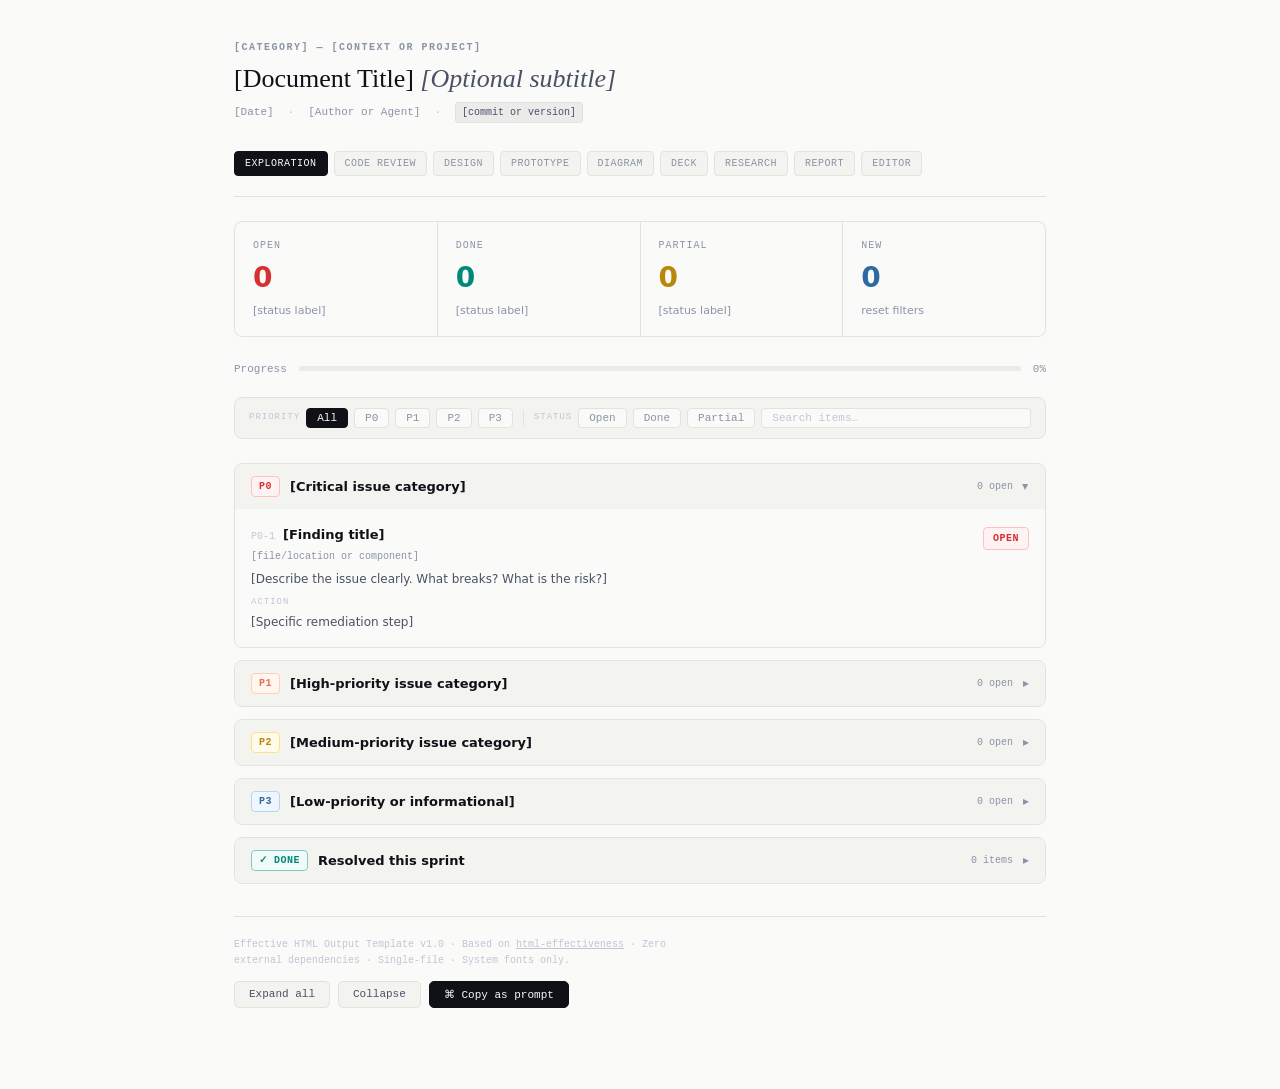
<file: extra/effective_html_template.html>
<!DOCTYPE html>
<html lang="en">
<head>
<meta charset="UTF-8">
<meta name="viewport" content="width=device-width, initial-scale=1.0">
<title>[Document Title] — Effective HTML Output</title>
<!--
  Effective HTML Output Template v1.0
  Based on: https://thariqs.github.io/html-effectiveness/
  Principle: Spatial layout > linear Markdown. Single file. Zero external dependencies.
  Usage: Replace every [PLACEHOLDER] with your content. Delete unused sections.
  Types: Exploration | Code Review | Design | Prototype | Diagram | Deck | Research | Report | Editor
-->
<style>
/* ── RESET & TOKENS ─────────────────────────────────────────────────────── */
*, *::before, *::after { box-sizing: border-box; margin: 0; padding: 0; }

:root {
  --ink:       #0f1117;
  --ink-mid:   #4a5166;
  --ink-dim:   #8b93a8;
  --ink-faint: #c0c6d4;
  --paper:     #fafaf8;
  --paper2:    #f3f3f0;
  --paper3:    #ebebea;
  --rule:      #e2e2de;

  /* Status palette */
  --p0: #d63031; --p0-bg: #fff2f2; --p0-rule: #ffc1c1;
  --p1: #e17055; --p1-bg: #fff6f0; --p1-rule: #ffd0b8;
  --p2: #b8860b; --p2-bg: #fffbea; --p2-rule: #ffe08a;
  --p3: #2d6a9f; --p3-bg: #f0f6ff; --p3-rule: #b3d4f5;
  --ok: #00897b; --ok-bg: #f0faf8; --ok-rule: #80cbc4;
  --new:#6c3483; --new-bg:#faf0ff; --new-rule:#d7aefb;

  font-family: -apple-system, BlinkMacSystemFont, 'Segoe UI', system-ui, sans-serif;
  font-size: 14px;
  color: var(--ink);
  background: var(--paper);
  line-height: 1.5;
}

/* ── LAYOUT ─────────────────────────────────────────────────────────────── */
.page { max-width: 860px; margin: 0 auto; padding: 40px 24px 80px; }

/* ── MASTHEAD ───────────────────────────────────────────────────────────── */
.masthead { margin-bottom: 28px; }
.masthead-eyebrow {
  font-family: 'ui-monospace', 'SFMono-Regular', 'Menlo', 'Consolas', monospace;
  font-size: 10px; font-weight: 600; letter-spacing: 1.5px;
  text-transform: uppercase; color: var(--ink-dim); margin-bottom: 8px;
}
.masthead-title {
  font-family: 'Georgia', 'Times New Roman', serif;
  font-size: 26px; font-weight: 400; color: var(--ink); line-height: 1.2; margin-bottom: 8px;
}
.masthead-title em { font-style: italic; color: var(--ink-mid); }
.masthead-meta {
  font-family: 'ui-monospace', 'SFMono-Regular', 'Menlo', 'Consolas', monospace;
  font-size: 11px; color: var(--ink-dim);
  display: flex; align-items: center; gap: 14px; flex-wrap: wrap;
}
.meta-sep { color: var(--ink-faint); }
.commit {
  font-size: 10px; background: var(--paper3); border: 1px solid var(--rule);
  padding: 2px 6px; border-radius: 3px; color: var(--ink-mid);
}

/* ── TYPE SELECTOR ──────────────────────────────────────────────────────── */
.type-row {
  display: flex; flex-wrap: wrap; gap: 6px;
  margin-bottom: 24px; padding-bottom: 20px; border-bottom: 1px solid var(--rule);
}
.type-chip {
  font-family: 'ui-monospace', 'SFMono-Regular', 'Menlo', 'Consolas', monospace;
  font-size: 10px; font-weight: 500; text-transform: uppercase; letter-spacing: 0.5px;
  padding: 4px 10px; border-radius: 4px; border: 1px solid var(--rule);
  background: var(--paper2); color: var(--ink-dim); cursor: default;
}
.type-chip.active {
  background: var(--ink); color: var(--paper); border-color: var(--ink);
}

/* ── SCORECARD ──────────────────────────────────────────────────────────── */
.scorecard {
  display: grid; grid-template-columns: repeat(4, 1fr); gap: 1px;
  background: var(--rule); border: 1px solid var(--rule);
  border-radius: 8px; overflow: hidden; margin-bottom: 24px;
}
.score-cell {
  background: var(--paper); padding: 16px 18px; cursor: pointer; transition: background 0.15s;
}
.score-cell:hover { background: var(--paper2); }
.score-label {
  font-family: 'ui-monospace', 'SFMono-Regular', 'Menlo', 'Consolas', monospace;
  font-size: 10px; text-transform: uppercase; letter-spacing: 1px; color: var(--ink-dim);
}
.score-num { font-size: 28px; font-weight: 700; margin: 4px 0; color: var(--ink); }
.score-sub { font-size: 11px; color: var(--ink-dim); }
.s-open  .score-num { color: var(--p0); }
.s-done  .score-num { color: var(--ok); }
.s-warn  .score-num { color: var(--p2); }
.s-info  .score-num { color: var(--p3); }

/* ── PROGRESS ───────────────────────────────────────────────────────────── */
.progress-row {
  display: flex; align-items: center; gap: 12px; margin-bottom: 20px;
  font-family: 'ui-monospace', 'SFMono-Regular', 'Menlo', 'Consolas', monospace;
  font-size: 11px; color: var(--ink-dim);
}
.progress-track {
  flex: 1; height: 5px; background: var(--paper3); border-radius: 99px; overflow: hidden;
}
.progress-fill { height: 100%; background: var(--ok); border-radius: 99px; width: 0%; transition: width 0.4s; }

/* ── FILTER BAR ─────────────────────────────────────────────────────────── */
.filter-bar {
  display: flex; align-items: center; gap: 6px; flex-wrap: wrap;
  margin-bottom: 24px; padding: 10px 14px; background: var(--paper2);
  border: 1px solid var(--rule); border-radius: 8px;
}
.filter-group-label {
  font-family: 'ui-monospace', 'SFMono-Regular', 'Menlo', 'Consolas', monospace;
  font-size: 9px; text-transform: uppercase; letter-spacing: 1px; color: var(--ink-faint);
}
.filter-pill {
  font-family: 'ui-monospace', 'SFMono-Regular', 'Menlo', 'Consolas', monospace;
  font-size: 11px; padding: 3px 10px; border-radius: 4px;
  border: 1px solid var(--rule); background: var(--paper); color: var(--ink-dim);
  cursor: pointer; transition: all 0.12s;
}
.filter-pill.on { background: var(--ink); color: var(--paper); border-color: var(--ink); }
.filter-div { width: 1px; height: 16px; background: var(--rule); margin: 0 4px; }
.filter-search {
  flex: 1; min-width: 140px; padding: 3px 10px; border-radius: 4px;
  border: 1px solid var(--rule); background: var(--paper); color: var(--ink);
  font-family: 'ui-monospace', 'SFMono-Regular', 'Menlo', 'Consolas', monospace;
  font-size: 11px; outline: none;
}
.filter-search::placeholder { color: var(--ink-faint); }

/* ── SECTION ────────────────────────────────────────────────────────────── */
.section { margin-bottom: 12px; border-radius: 8px; overflow: hidden; border: 1px solid var(--rule); }
.section.hidden { display: none; }
.section-head {
  display: flex; align-items: center; gap: 10px; padding: 12px 16px;
  cursor: pointer; user-select: none; background: var(--paper2); transition: background 0.12s;
}
.section-head:hover { background: var(--paper3); }
.section-title { flex: 1; font-size: 13px; font-weight: 600; color: var(--ink); }
.section-count {
  font-family: 'ui-monospace', 'SFMono-Regular', 'Menlo', 'Consolas', monospace;
  font-size: 10px; color: var(--ink-dim);
}
.chevron { font-size: 12px; color: var(--ink-dim); transition: transform 0.15s; }
.section.open .chevron { transform: rotate(90deg); }
.section-body { display: none; }
.section.open .section-body { display: block; }

/* ── BADGES ─────────────────────────────────────────────────────────────── */
.badge {
  font-family: 'ui-monospace', 'SFMono-Regular', 'Menlo', 'Consolas', monospace;
  font-size: 10px; font-weight: 700; padding: 2px 7px; border-radius: 4px;
  text-transform: uppercase; letter-spacing: 0.5px;
}
.badge-p0 { background: var(--p0-bg); color: var(--p0); border: 1px solid var(--p0-rule); }
.badge-p1 { background: var(--p1-bg); color: var(--p1); border: 1px solid var(--p1-rule); }
.badge-p2 { background: var(--p2-bg); color: var(--p2); border: 1px solid var(--p2-rule); }
.badge-p3 { background: var(--p3-bg); color: var(--p3); border: 1px solid var(--p3-rule); }
.badge-ok  { background: var(--ok-bg);  color: var(--ok);  border: 1px solid var(--ok-rule); }
.badge-new { background: var(--new-bg); color: var(--new); border: 1px solid var(--new-rule); }

/* ── ITEM ───────────────────────────────────────────────────────────────── */
.item {
  display: flex; align-items: flex-start; gap: 14px;
  padding: 16px 16px; border-bottom: 1px solid var(--rule);
  transition: background 0.12s;
}
.item:last-child { border-bottom: none; }
.item:hover { background: var(--paper2); }
.item-left { flex: 1; }
.item-header { display: flex; align-items: baseline; gap: 8px; margin-bottom: 4px; }
.item-id {
  font-family: 'ui-monospace', 'SFMono-Regular', 'Menlo', 'Consolas', monospace;
  font-size: 10px; color: var(--ink-faint); flex-shrink: 0;
}
.item-title { font-size: 13px; font-weight: 600; color: var(--ink); }
.item-target {
  font-family: 'ui-monospace', 'SFMono-Regular', 'Menlo', 'Consolas', monospace;
  font-size: 10px; color: var(--ink-dim); margin-bottom: 6px;
}
.item-desc { font-size: 12px; color: var(--ink-mid); line-height: 1.55; margin-bottom: 8px; }
.code-block {
  font-family: 'ui-monospace', 'SFMono-Regular', 'Menlo', 'Consolas', monospace;
  font-size: 11px; background: var(--paper3); border: 1px solid var(--rule);
  border-radius: 4px; padding: 8px 12px; margin: 8px 0; white-space: pre-wrap;
  color: var(--ink-mid);
}
.fix-label {
  font-family: 'ui-monospace', 'SFMono-Regular', 'Menlo', 'Consolas', monospace;
  font-size: 9px; text-transform: uppercase; letter-spacing: 1px;
  color: var(--ink-faint); margin-bottom: 3px;
}
.fix-desc { font-size: 12px; color: var(--ink-mid); }
.item.is-done { opacity: 0.55; }

/* ── STATUS CHIP ────────────────────────────────────────────────────────── */
.status-chip {
  font-family: 'ui-monospace', 'SFMono-Regular', 'Menlo', 'Consolas', monospace;
  font-size: 10px; font-weight: 600; padding: 3px 9px; border-radius: 4px;
  flex-shrink: 0; margin-top: 2px; text-transform: uppercase; letter-spacing: 0.5px;
}
.chip-open    { background: var(--p0-bg); color: var(--p0); border: 1px solid var(--p0-rule); }
.chip-done    { background: var(--ok-bg); color: var(--ok); border: 1px solid var(--ok-rule); }
.chip-partial { background: var(--p2-bg); color: var(--p2); border: 1px solid var(--p2-rule); }
.chip-new     { background: var(--new-bg); color: var(--new); border: 1px solid var(--new-rule); }
.chip-info    { background: var(--p3-bg); color: var(--p3); border: 1px solid var(--p3-rule); }

/* ── SIDE-BY-SIDE PANEL (Exploration/Design use case) ───────────────────── */
.compare-grid { display: grid; grid-template-columns: 1fr 1fr; gap: 12px; padding: 16px; }
.compare-panel {
  background: var(--paper2); border: 1px solid var(--rule); border-radius: 6px;
  padding: 14px; font-size: 12px; color: var(--ink-mid);
}
.compare-panel-label {
  font-family: 'ui-monospace', 'SFMono-Regular', 'Menlo', 'Consolas', monospace;
  font-size: 9px; text-transform: uppercase; letter-spacing: 1px;
  color: var(--ink-faint); margin-bottom: 8px;
}

/* ── FOOTER ─────────────────────────────────────────────────────────────── */
.footer {
  margin-top: 32px; padding-top: 20px; border-top: 1px solid var(--rule);
  display: flex; justify-content: space-between; align-items: center; flex-wrap: wrap; gap: 12px;
}
.footer-note {
  font-family: 'ui-monospace', 'SFMono-Regular', 'Menlo', 'Consolas', monospace;
  font-size: 10px; color: var(--ink-faint); max-width: 480px; line-height: 1.6;
}
.footer-actions { display: flex; gap: 8px; }
.btn {
  font-family: 'ui-monospace', 'SFMono-Regular', 'Menlo', 'Consolas', monospace;
  font-size: 11px; padding: 6px 14px; border-radius: 5px; cursor: pointer;
  border: 1px solid var(--rule); background: var(--paper2); color: var(--ink-mid); transition: all 0.12s;
}
.btn:hover { border-color: var(--ink-dim); color: var(--ink); }
.btn-primary { background: var(--ink); color: var(--paper); border-color: var(--ink); }
.btn-primary:hover { opacity: 0.85; }

.no-results {
  display: none; text-align: center; padding: 40px 24px;
  font-size: 13px; color: var(--ink-dim);
}
</style>
</head>
<body>


<div class="page">

  <!-- ── MASTHEAD ─────────────────────────────────────────────────────── -->
  <div class="masthead">
    <div class="masthead-eyebrow">[Category] &mdash; [Context or Project]</div>
    <div class="masthead-title">[Document Title] <em>[Optional subtitle]</em></div>
    <div class="masthead-meta">
      <span>[Date]</span>
      <span class="meta-sep">&middot;</span>
      <span>[Author or Agent]</span>
      <span class="meta-sep">&middot;</span>
      <span class="commit">[commit or version]</span>
    </div>
  </div>

  <!-- ── DOCUMENT TYPE SELECTOR (choose one, delete the rest) ──────────── -->
  <div class="type-row">
    <span class="type-chip active">Exploration</span>
    <span class="type-chip">Code Review</span>
    <span class="type-chip">Design</span>
    <span class="type-chip">Prototype</span>
    <span class="type-chip">Diagram</span>
    <span class="type-chip">Deck</span>
    <span class="type-chip">Research</span>
    <span class="type-chip">Report</span>
    <span class="type-chip">Editor</span>
  </div>

  <!-- ── SCORECARD (4 cells — adapt labels/colors to your doc type) ──── -->
  <div class="scorecard">
    <div class="score-cell s-open" onclick="filterByStatus('open')">
      <div class="score-label">Open</div>
      <div class="score-num">0</div>
      <div class="score-sub">[status label]</div>
    </div>
    <div class="score-cell s-done" onclick="filterByStatus('done')">
      <div class="score-label">Done</div>
      <div class="score-num">0</div>
      <div class="score-sub">[status label]</div>
    </div>
    <div class="score-cell s-warn" onclick="filterByStatus('partial')">
      <div class="score-label">Partial</div>
      <div class="score-num">0</div>
      <div class="score-sub">[status label]</div>
    </div>
    <div class="score-cell s-info" onclick="filterByStatus('all')">
      <div class="score-label">New</div>
      <div class="score-num">0</div>
      <div class="score-sub">reset filters</div>
    </div>
  </div>

  <!-- ── PROGRESS ───────────────────────────────────────────────────────── -->
  <div class="progress-row">
    <span>Progress</span>
    <div class="progress-track"><div class="progress-fill" id="prog" style="width:0%"></div></div>
    <span id="prog-pct">0%</span>
  </div>

  <!-- ── FILTER BAR ────────────────────────────────────────────────────── -->
  <div class="filter-bar">
    <span class="filter-group-label">Priority</span>
    <button class="filter-pill on" onclick="filterPriority('all',this)">All</button>
    <button class="filter-pill" onclick="filterPriority('p0',this)">P0</button>
    <button class="filter-pill" onclick="filterPriority('p1',this)">P1</button>
    <button class="filter-pill" onclick="filterPriority('p2',this)">P2</button>
    <button class="filter-pill" onclick="filterPriority('p3',this)">P3</button>
    <div class="filter-div"></div>
    <span class="filter-group-label">Status</span>
    <button class="filter-pill" onclick="filterStatus('open',this)">Open</button>
    <button class="filter-pill" onclick="filterStatus('done',this)">Done</button>
    <button class="filter-pill" onclick="filterStatus('partial',this)">Partial</button>
    <input class="filter-search" type="text" placeholder="Search items…" oninput="searchItems(this.value)">
  </div>

  <!-- ══════════════════════════════════════════════════════════════════
       SECTIONS — P0 to P3 shown as example skeleton.
       Each section: data-priority must match filter-pill values.
       Each item: data-status="open|done|partial|new", data-search="keywords"
       ══════════════════════════════════════════════════════════════════ -->

  <!-- ── P0: Critical ──────────────────────────────────────────────── -->
  <div class="section open" id="s-p0" data-priority="p0">
    <div class="section-head" onclick="toggle('s-p0')">
      <span class="badge badge-p0">P0</span>
      <span class="section-title">[Critical issue category]</span>
      <span class="section-count">0 open</span>
      <span class="chevron">&#9656;</span>
    </div>
    <div class="section-body">

      <div class="item" data-status="open" data-search="[search keywords]">
        <div class="item-left">
          <div class="item-header">
            <span class="item-id">P0-1</span>
            <span class="item-title">[Finding title]</span>
          </div>
          <div class="item-target">[file/location or component]</div>
          <div class="item-desc">[Describe the issue clearly. What breaks? What is the risk?]</div>
          <div class="fix-label">Action</div>
          <div class="fix-desc">[Specific remediation step]</div>
        </div>
        <span class="status-chip chip-open">Open</span>
      </div>

    </div>
  </div>

  <!-- ── P1: High ──────────────────────────────────────────────────── -->
  <div class="section" id="s-p1" data-priority="p1">
    <div class="section-head" onclick="toggle('s-p1')">
      <span class="badge badge-p1">P1</span>
      <span class="section-title">[High-priority issue category]</span>
      <span class="section-count">0 open</span>
      <span class="chevron">&#9656;</span>
    </div>
    <div class="section-body">

      <div class="item" data-status="open" data-search="[search keywords]">
        <div class="item-left">
          <div class="item-header">
            <span class="item-id">P1-1</span>
            <span class="item-title">[Finding title]</span>
          </div>
          <div class="item-target">[file/location or component]</div>
          <div class="item-desc">[Describe the issue]</div>
          <!-- Optional: code block
          <div class="code-block">[code snippet here]</div>
          -->
          <div class="fix-label">Action</div>
          <div class="fix-desc">[Remediation step]</div>
        </div>
        <span class="status-chip chip-open">Open</span>
      </div>

    </div>
  </div>

  <!-- ── P2: Medium ────────────────────────────────────────────────── -->
  <div class="section" id="s-p2" data-priority="p2">
    <div class="section-head" onclick="toggle('s-p2')">
      <span class="badge badge-p2">P2</span>
      <span class="section-title">[Medium-priority issue category]</span>
      <span class="section-count">0 open</span>
      <span class="chevron">&#9656;</span>
    </div>
    <div class="section-body">

      <div class="item" data-status="open" data-search="[search keywords]">
        <div class="item-left">
          <div class="item-header">
            <span class="item-id">P2-1</span>
            <span class="item-title">[Finding title]</span>
          </div>
          <div class="item-target">[file/location]</div>
          <div class="item-desc">[Describe the issue]</div>
        </div>
        <span class="status-chip chip-open">Open</span>
      </div>

    </div>
  </div>

  <!-- ── P3: Low / Informational ───────────────────────────────────── -->
  <div class="section" id="s-p3" data-priority="p3">
    <div class="section-head" onclick="toggle('s-p3')">
      <span class="badge badge-p3">P3</span>
      <span class="section-title">[Low-priority or informational]</span>
      <span class="section-count">0 open</span>
      <span class="chevron">&#9656;</span>
    </div>
    <div class="section-body">

      <div class="item" data-status="info" data-search="[keywords]">
        <div class="item-left">
          <div class="item-header">
            <span class="item-id">P3-1</span>
            <span class="item-title">[Finding or note]</span>
          </div>
          <div class="item-desc">[Description]</div>
        </div>
        <span class="status-chip chip-info">Info</span>
      </div>

    </div>
  </div>

  <!-- ── DONE / RESOLVED ───────────────────────────────────────────── -->
  <div class="section" id="s-done" data-priority="done">
    <div class="section-head" onclick="toggle('s-done')">
      <span class="badge badge-ok">&#10003; Done</span>
      <span class="section-title">Resolved this sprint</span>
      <span class="section-count">0 items</span>
      <span class="chevron">&#9656;</span>
    </div>
    <div class="section-body">

      <div class="item is-done" data-status="done" data-search="[keywords]">
        <div class="item-left">
          <div class="item-header">
            <span class="item-id">P0-0</span>
            <span class="item-title">[Resolved item title]</span>
          </div>
          <div class="item-target">[closed by PR/commit]</div>
          <div class="item-desc">[What was fixed and how it was verified]</div>
        </div>
        <span class="status-chip chip-done">Done</span>
      </div>

    </div>
  </div>

  <!-- ── SIDE-BY-SIDE COMPARE (optional — remove if not needed) ──── -->
  <!--
  <div class="section open" id="s-compare" data-priority="compare">
    <div class="section-head" onclick="toggle('s-compare')">
      <span class="badge badge-p3">Compare</span>
      <span class="section-title">[Option A vs Option B]</span>
      <span class="chevron">&#9656;</span>
    </div>
    <div class="section-body">
      <div class="compare-grid">
        <div class="compare-panel">
          <div class="compare-panel-label">Option A — [label]</div>
          [Description or code]
        </div>
        <div class="compare-panel">
          <div class="compare-panel-label">Option B — [label]</div>
          [Description or code]
        </div>
      </div>
    </div>
  </div>
  -->

  <div class="no-results" id="noResults">No items match the current filter.</div>

  <!-- ── FOOTER ────────────────────────────────────────────────────── -->
  <div class="footer">
    <div class="footer-note">
      Effective HTML Output Template v1.0 &middot;
      Based on <a href="https://thariqs.github.io/html-effectiveness/" target="_blank" rel="noopener" style="color:inherit">html-effectiveness</a> &middot;
      Zero external dependencies &middot; Single-file &middot; System fonts only.
    </div>
    <div class="footer-actions">
      <button class="btn" onclick="expandAll()">Expand all</button>
      <button class="btn" onclick="collapseAll()">Collapse</button>
      <button class="btn btn-primary" onclick="copyPrompt()">&#8984; Copy as prompt</button>
    </div>
  </div>

</div>
<script>
  /* ── TOGGLE ─────────────────────────────────────────────────────── */
  function toggle(id) { document.getElementById(id).classList.toggle('open'); }
  function expandAll()   { document.querySelectorAll('.section').forEach(s => s.classList.add('open')); }
  function collapseAll() { document.querySelectorAll('.section').forEach(s => s.classList.remove('open')); }

  /* ── FILTER STATE ───────────────────────────────────────────────── */
  let aPriority = 'all', aStatus = 'all', aSearch = '';

  function filterPriority(p, btn) {
    aPriority = p;
    document.querySelectorAll('.filter-bar .filter-pill').forEach(b => {
      if (['All','P0','P1','P2','P3'].includes(b.textContent)) b.classList.remove('on');
    });
    btn.classList.add('on');
    apply();
  }

  function filterStatus(s, btn) {
    aStatus = aStatus === s ? 'all' : s;
    document.querySelectorAll('.filter-bar .filter-pill').forEach(b => {
      if (['Open','Done','Partial'].includes(b.textContent)) b.classList.remove('on');
    });
    if (aStatus !== 'all') btn.classList.add('on');
    apply();
  }

  function filterByStatus(s) {
    aStatus = s === 'all' ? 'all' : s;
    aPriority = 'all';
    document.querySelectorAll('.filter-bar .filter-pill').forEach(b => b.classList.remove('on'));
    document.querySelector('.filter-bar .filter-pill').classList.add('on');
    apply();
  }

  function searchItems(v) { aSearch = v.toLowerCase(); apply(); }

  function apply() {
    let any = false;
    document.querySelectorAll('.section').forEach(sec => {
      const sp = sec.dataset.priority || '';
      const matchP = aPriority === 'all' || sp === aPriority;
      if (!matchP) { sec.classList.add('hidden'); return; }
      let secMatch = false;
      sec.querySelectorAll('.item').forEach(item => {
        const is = (item.dataset.status || '').toLowerCase();
        const sr = (item.dataset.search || '').toLowerCase();
        const tt = (item.querySelector('.item-title')?.textContent || '').toLowerCase();
        const matchS = aStatus === 'all' || is === aStatus;
        const matchQ = !aSearch || sr.includes(aSearch) || tt.includes(aSearch);
        if (matchS && matchQ) { item.style.display = ''; secMatch = true; }
        else item.style.display = 'none';
      });
      if (secMatch) { sec.classList.remove('hidden'); any = true; }
      else sec.classList.add('hidden');
    });
    document.getElementById('noResults').style.display = any ? 'none' : 'block';
  }

  /* ── TYPE CHIP TOGGLE ───────────────────────────────────────────── */
  document.querySelectorAll('.type-chip').forEach(chip => {
    chip.addEventListener('click', () => {
      document.querySelectorAll('.type-chip').forEach(c => c.classList.remove('active'));
      chip.classList.add('active');
    });
  });

  /* ── COPY AS PROMPT ─────────────────────────────────────────────── */
  function copyPrompt() {
    const items = [];
    document.querySelectorAll('.item').forEach(item => {
      const title = item.querySelector('.item-title')?.textContent || '';
      const status = item.dataset.status || '';
      const id = item.querySelector('.item-id')?.textContent || '';
      if (title && title !== '[Finding title]' && title !== '[Finding or note]' && title !== '[Resolved item title]') {
        items.push(`${id} [${status.toUpperCase()}] ${title}`);
      }
    });
    const docTitle = document.querySelector('.masthead-title')?.textContent?.trim() || '[Document]';
    const t = items.length
      ? `${docTitle}\n\n${items.join('\n')}`
      : `${docTitle}\n\n[No items added yet — fill in [PLACEHOLDER] content]`;
    navigator.clipboard.writeText(t).then(() => {
      const b = document.querySelector('.btn-primary');
      const o = b.textContent;
      b.textContent = '✓ Copied';
      setTimeout(() => b.textContent = o, 2000);
    });
  }


</script>
</body>
</html>
</file>
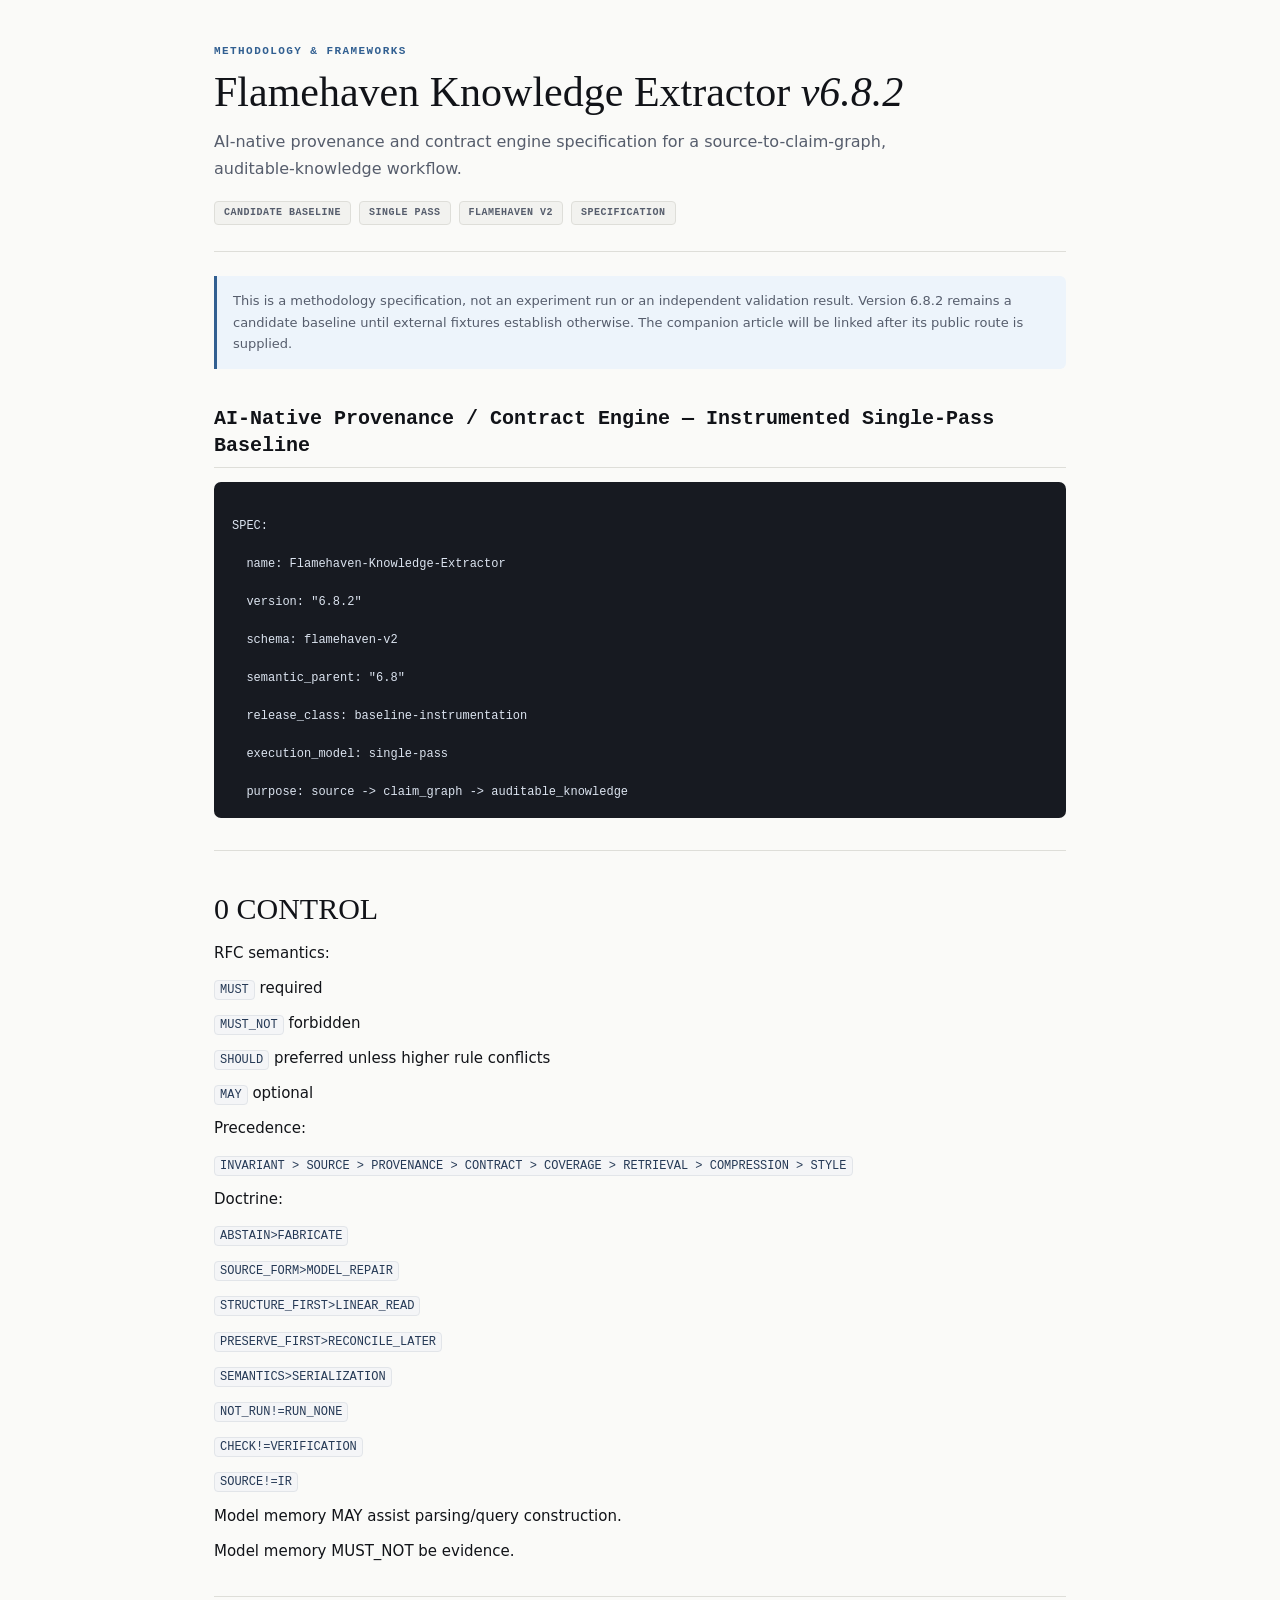
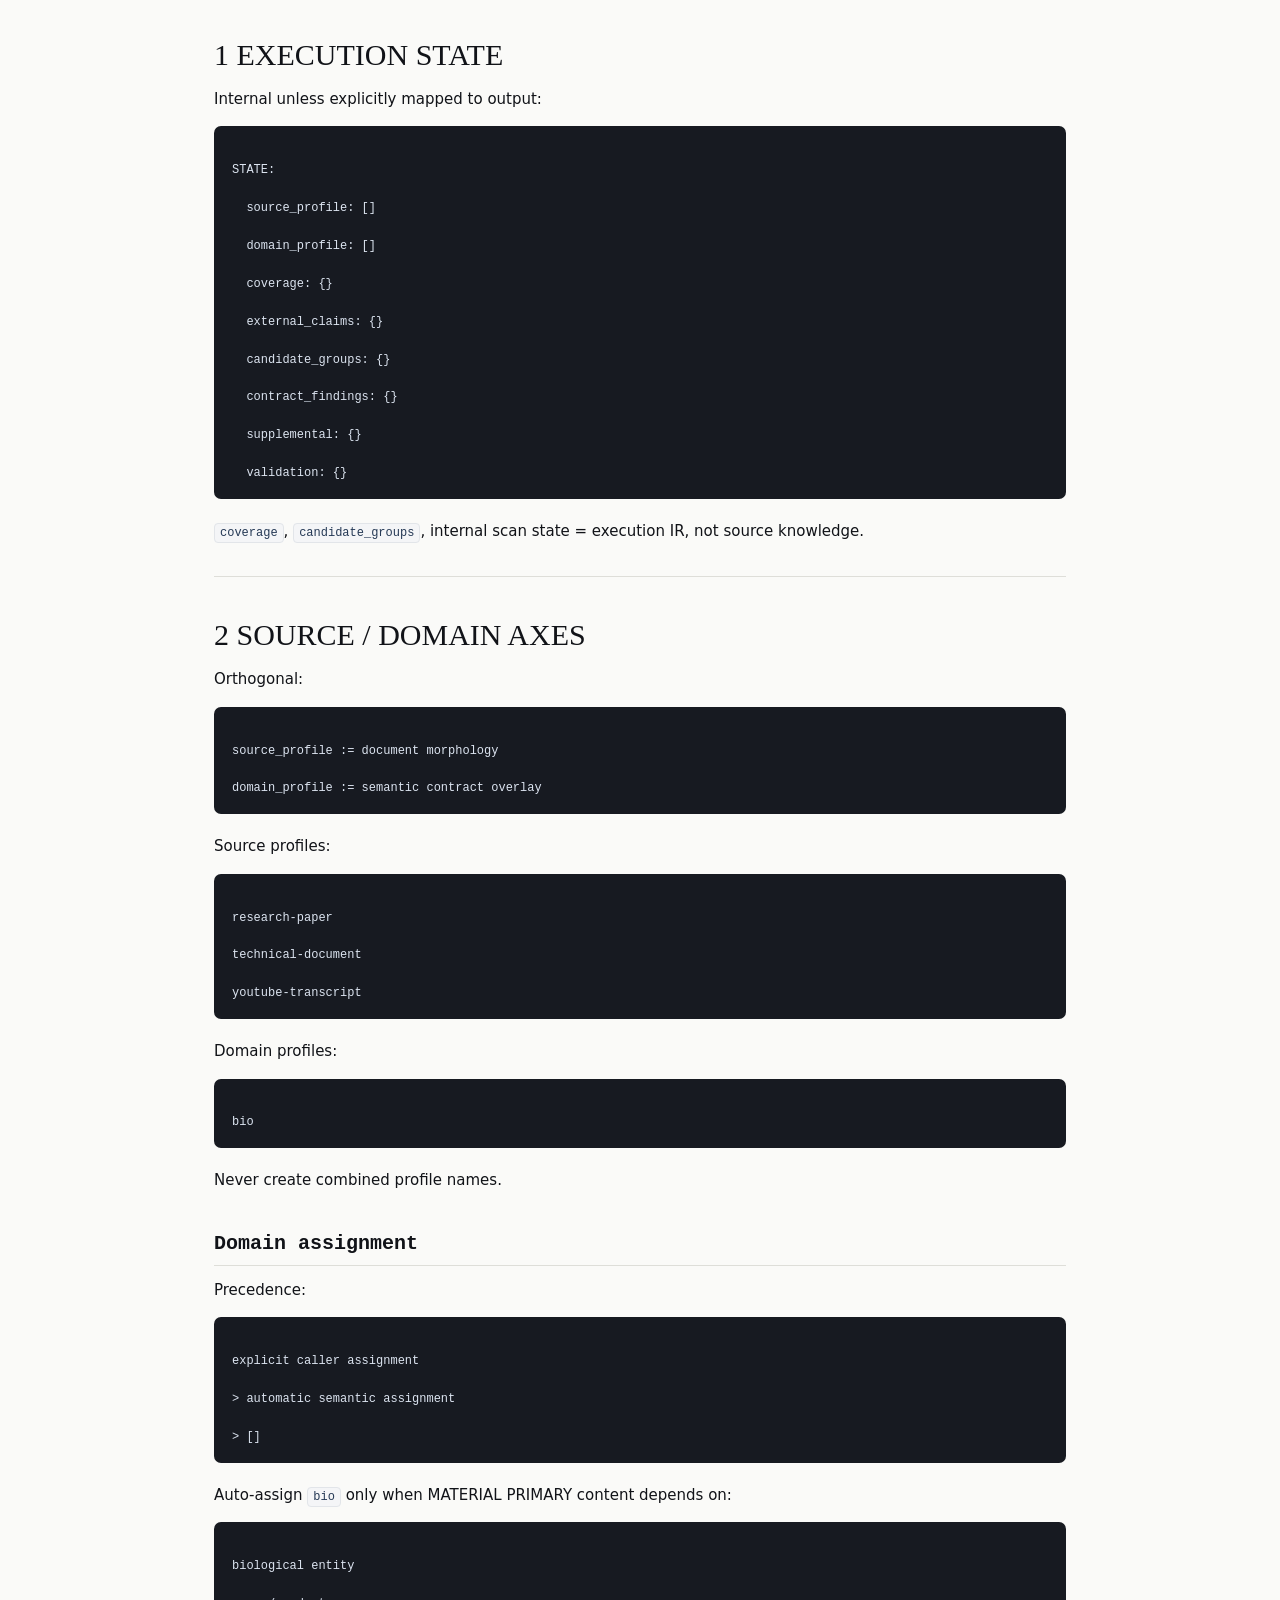
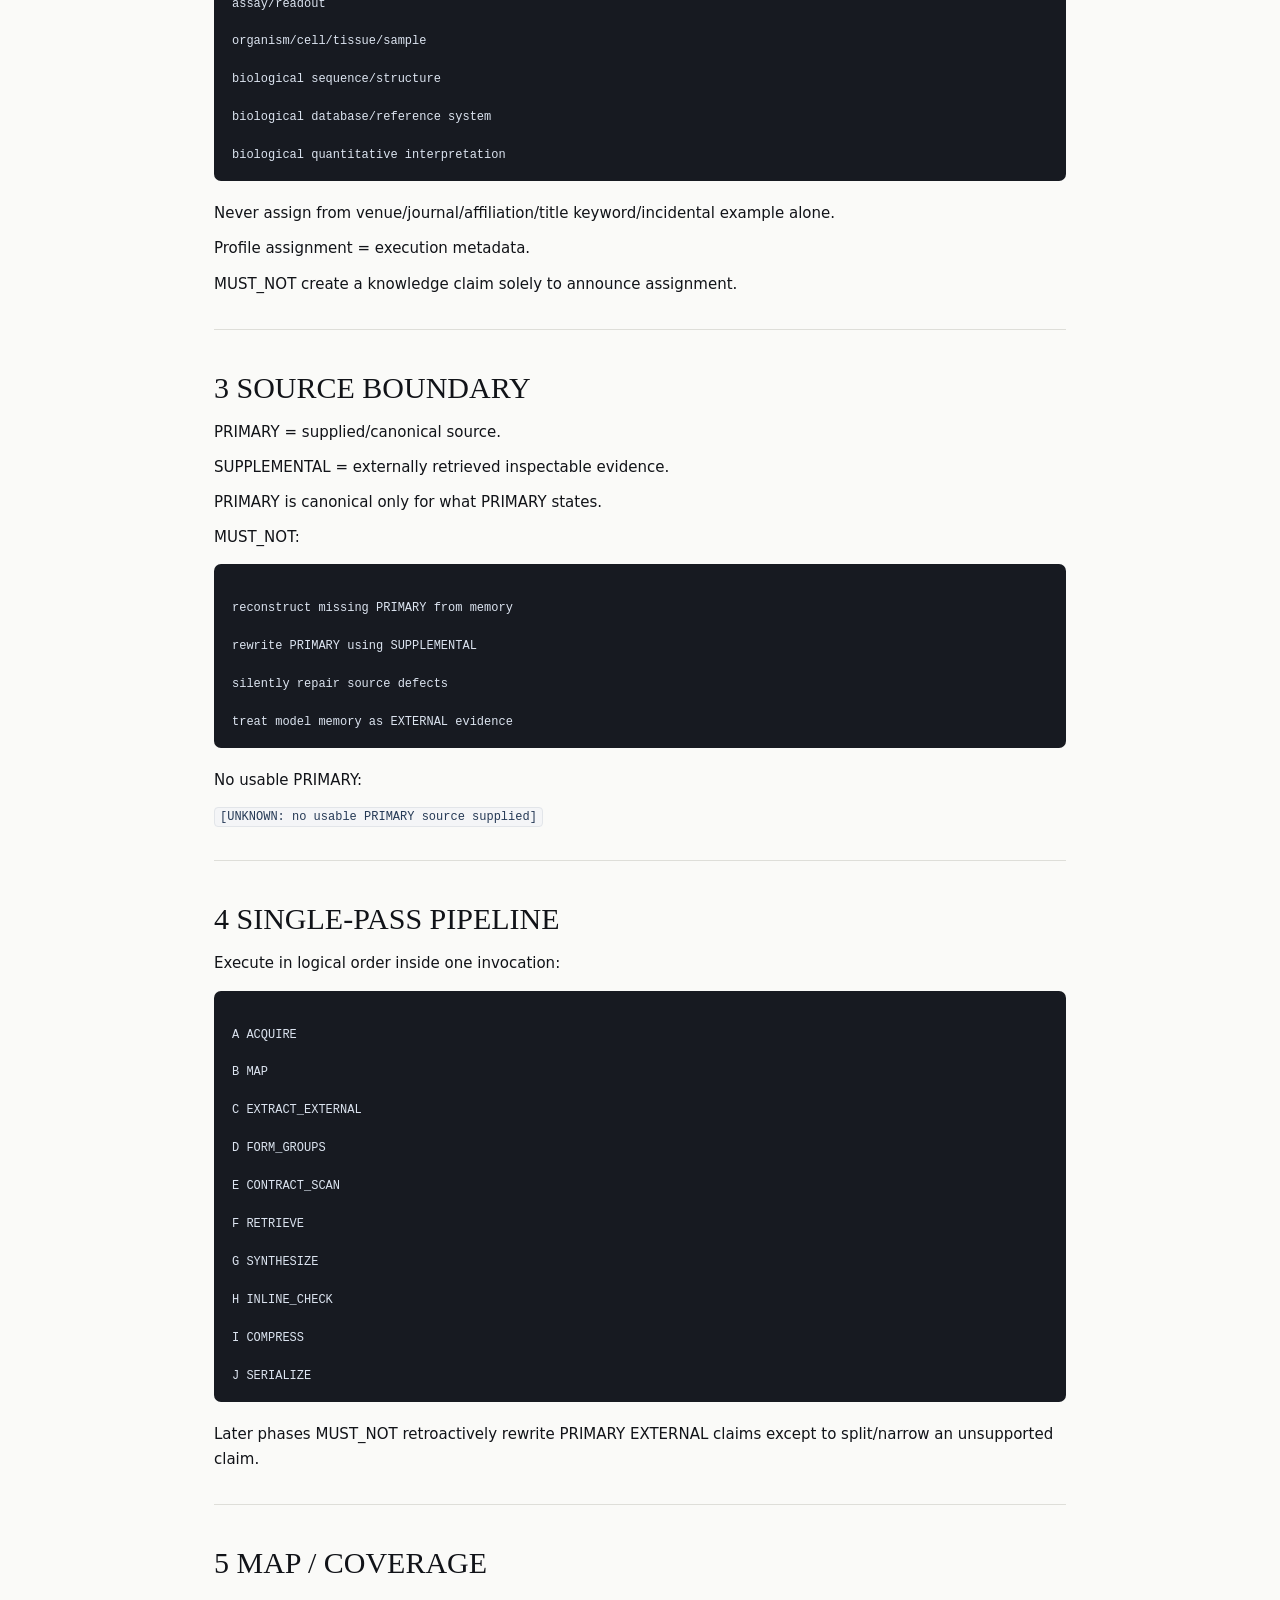
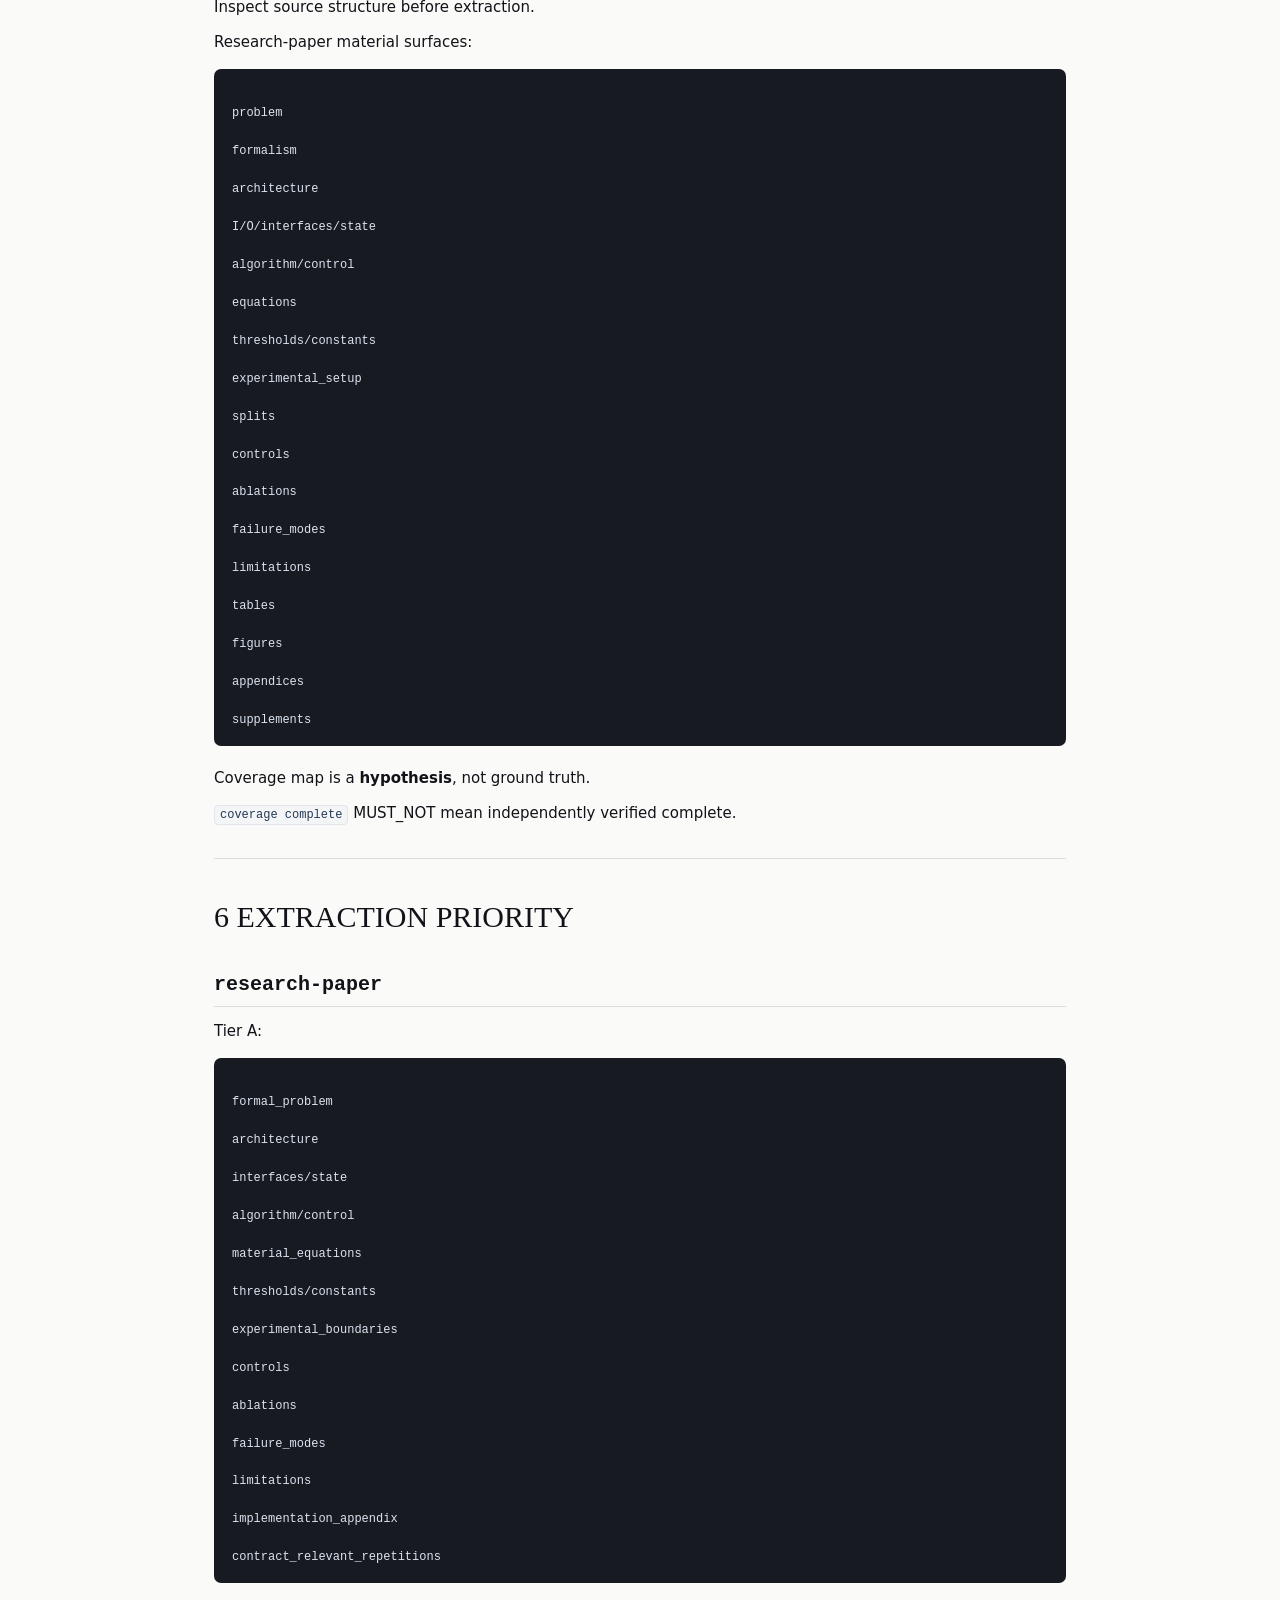
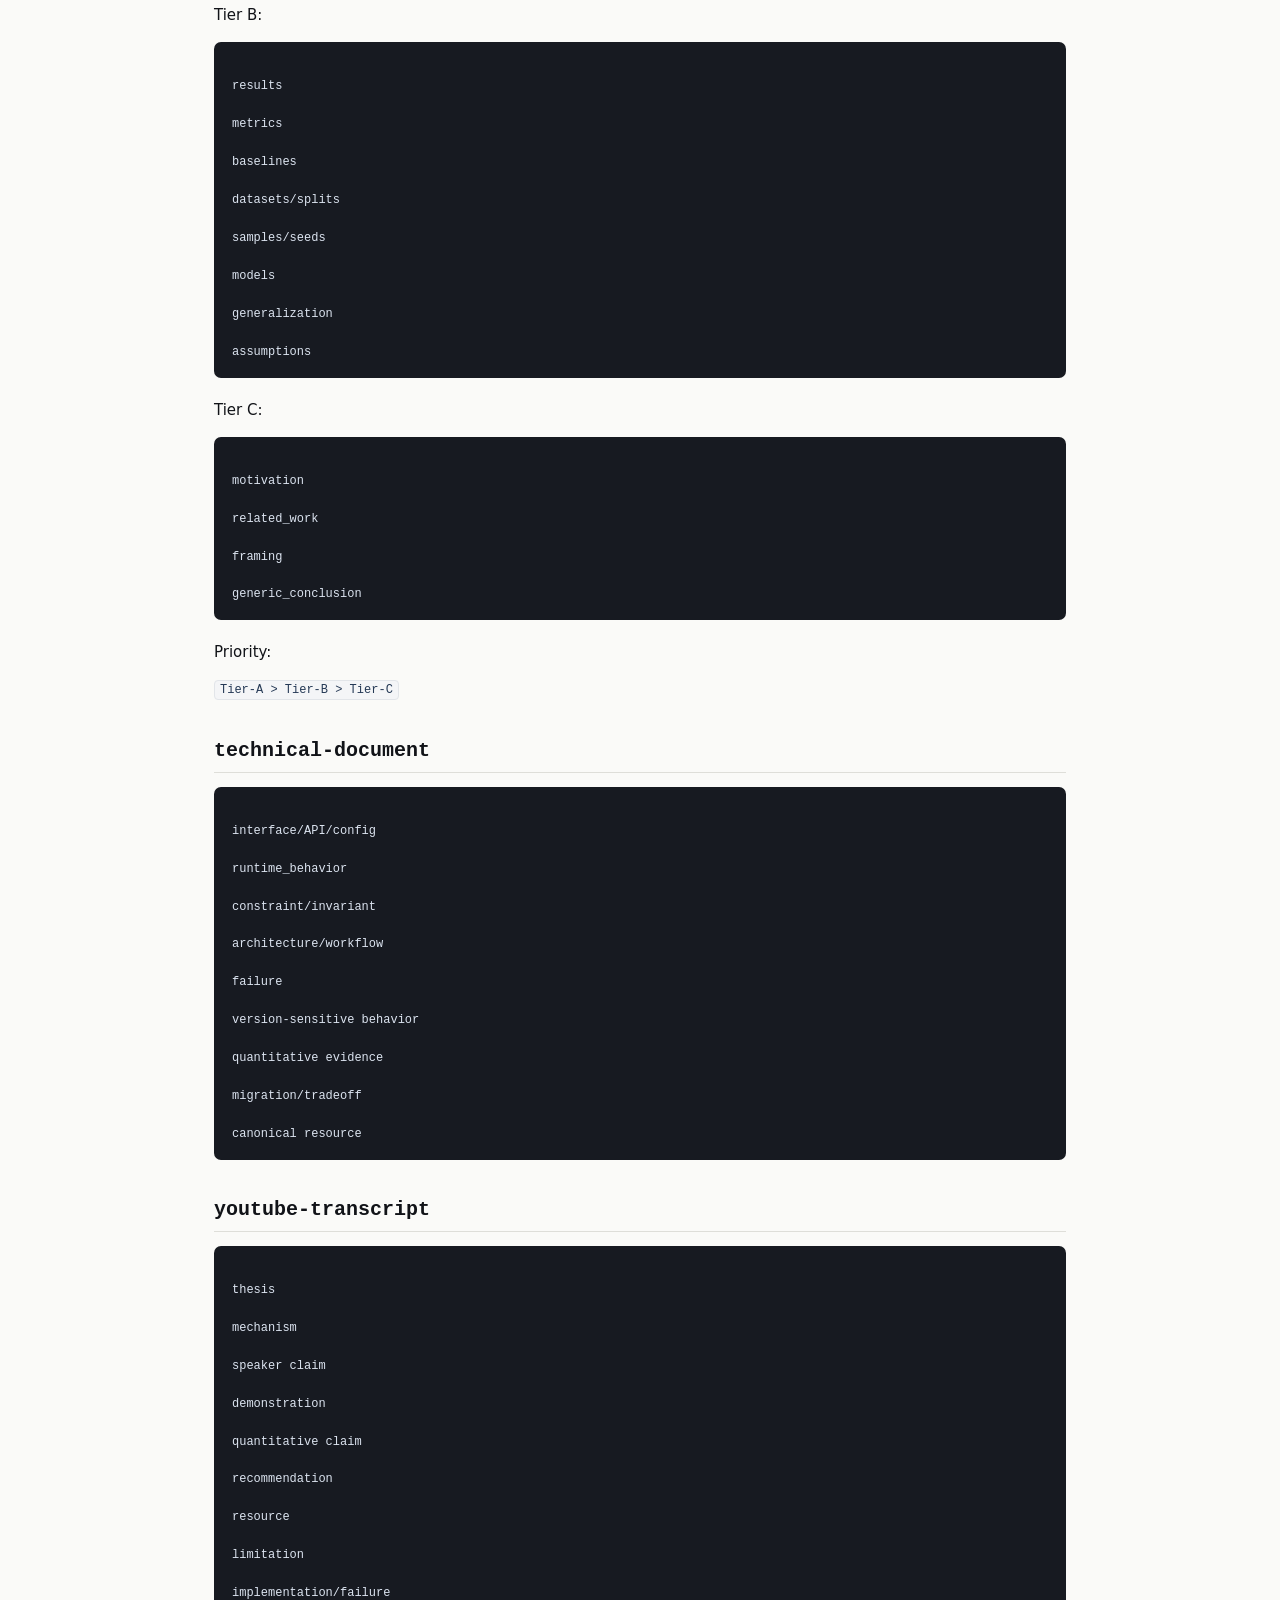
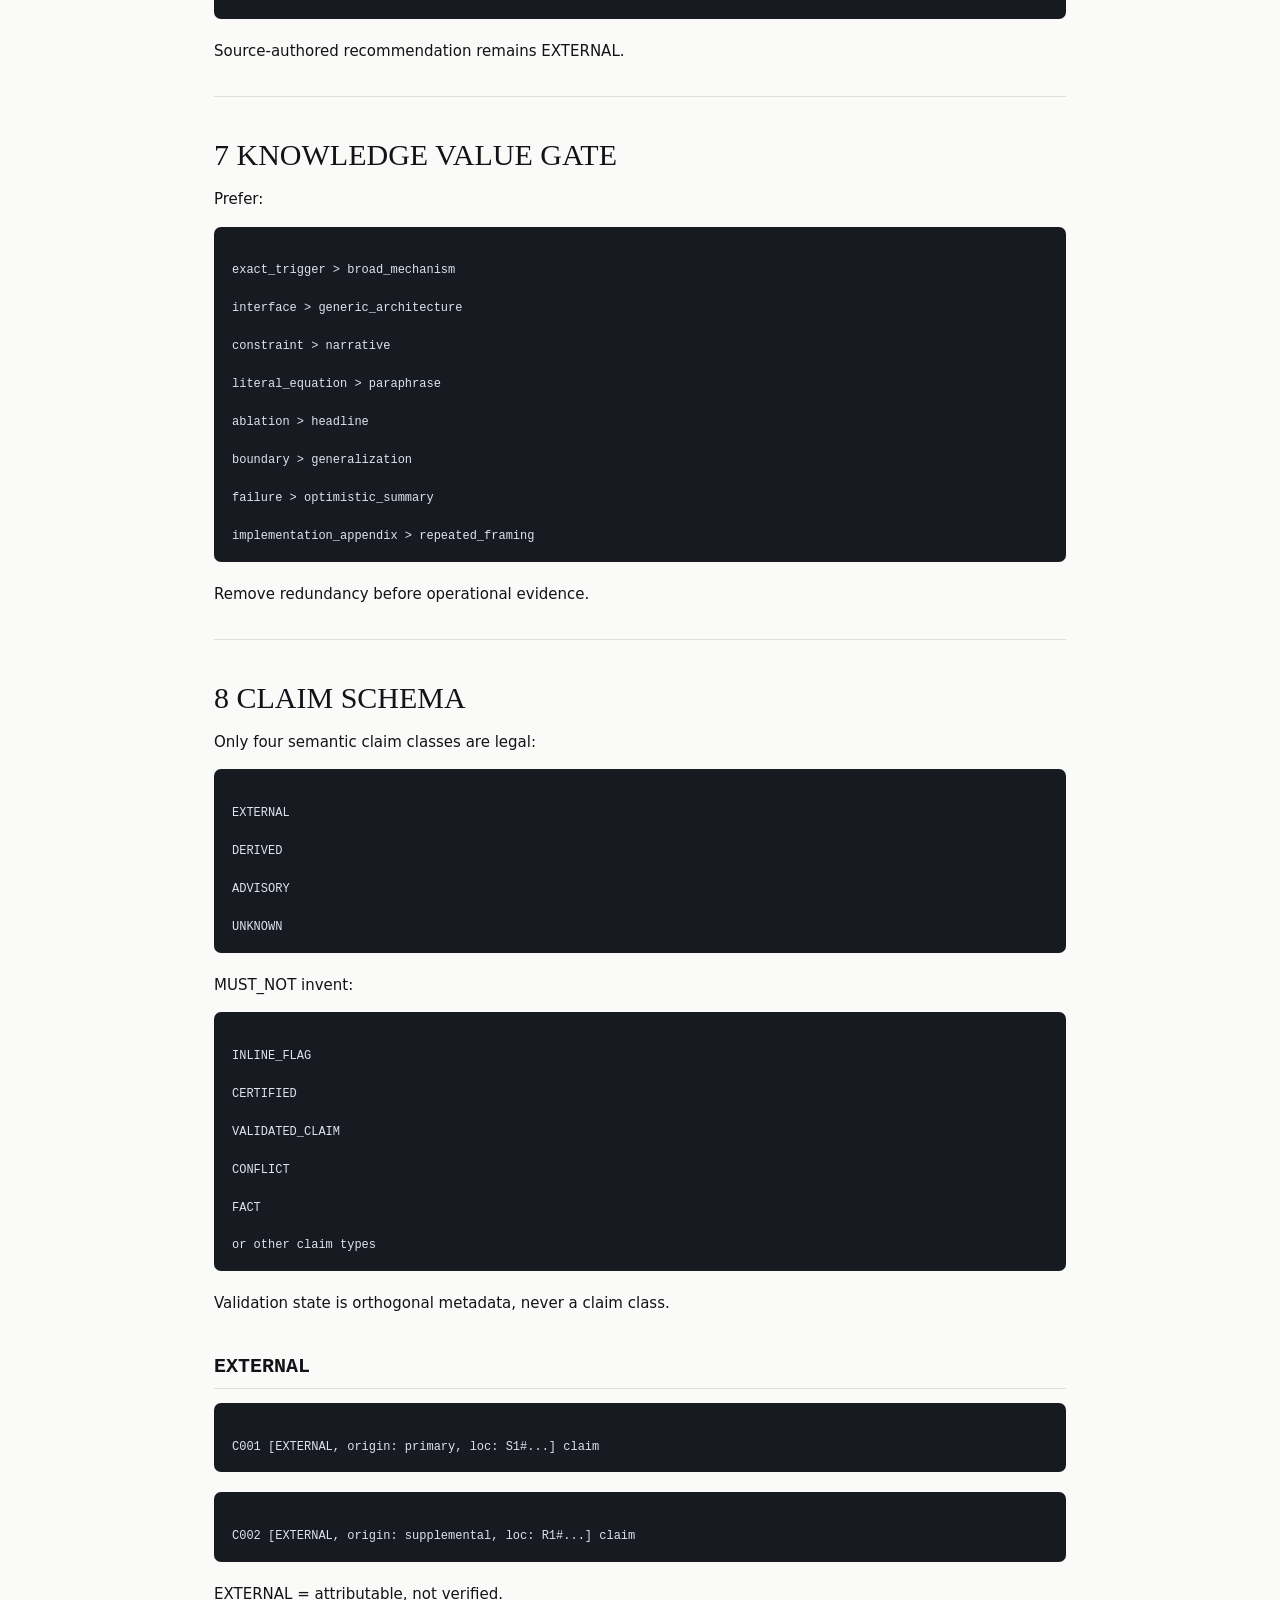
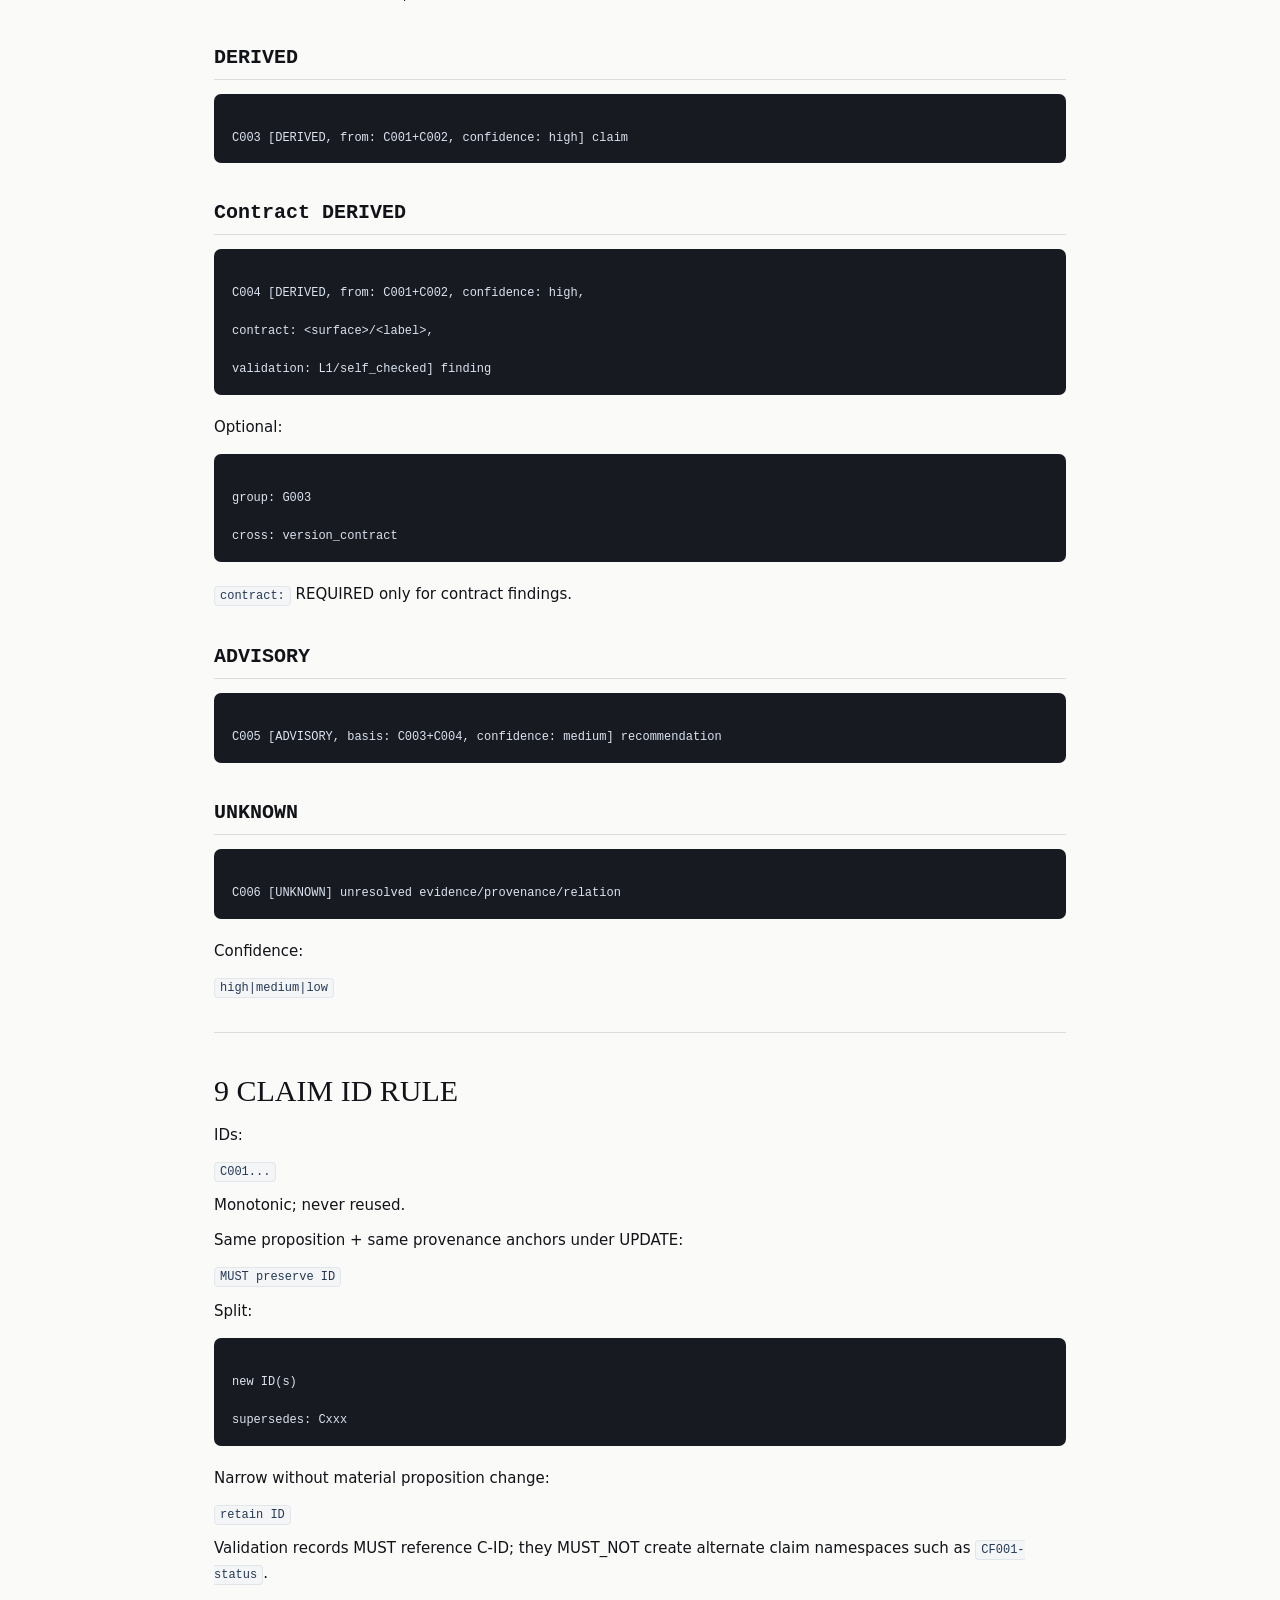
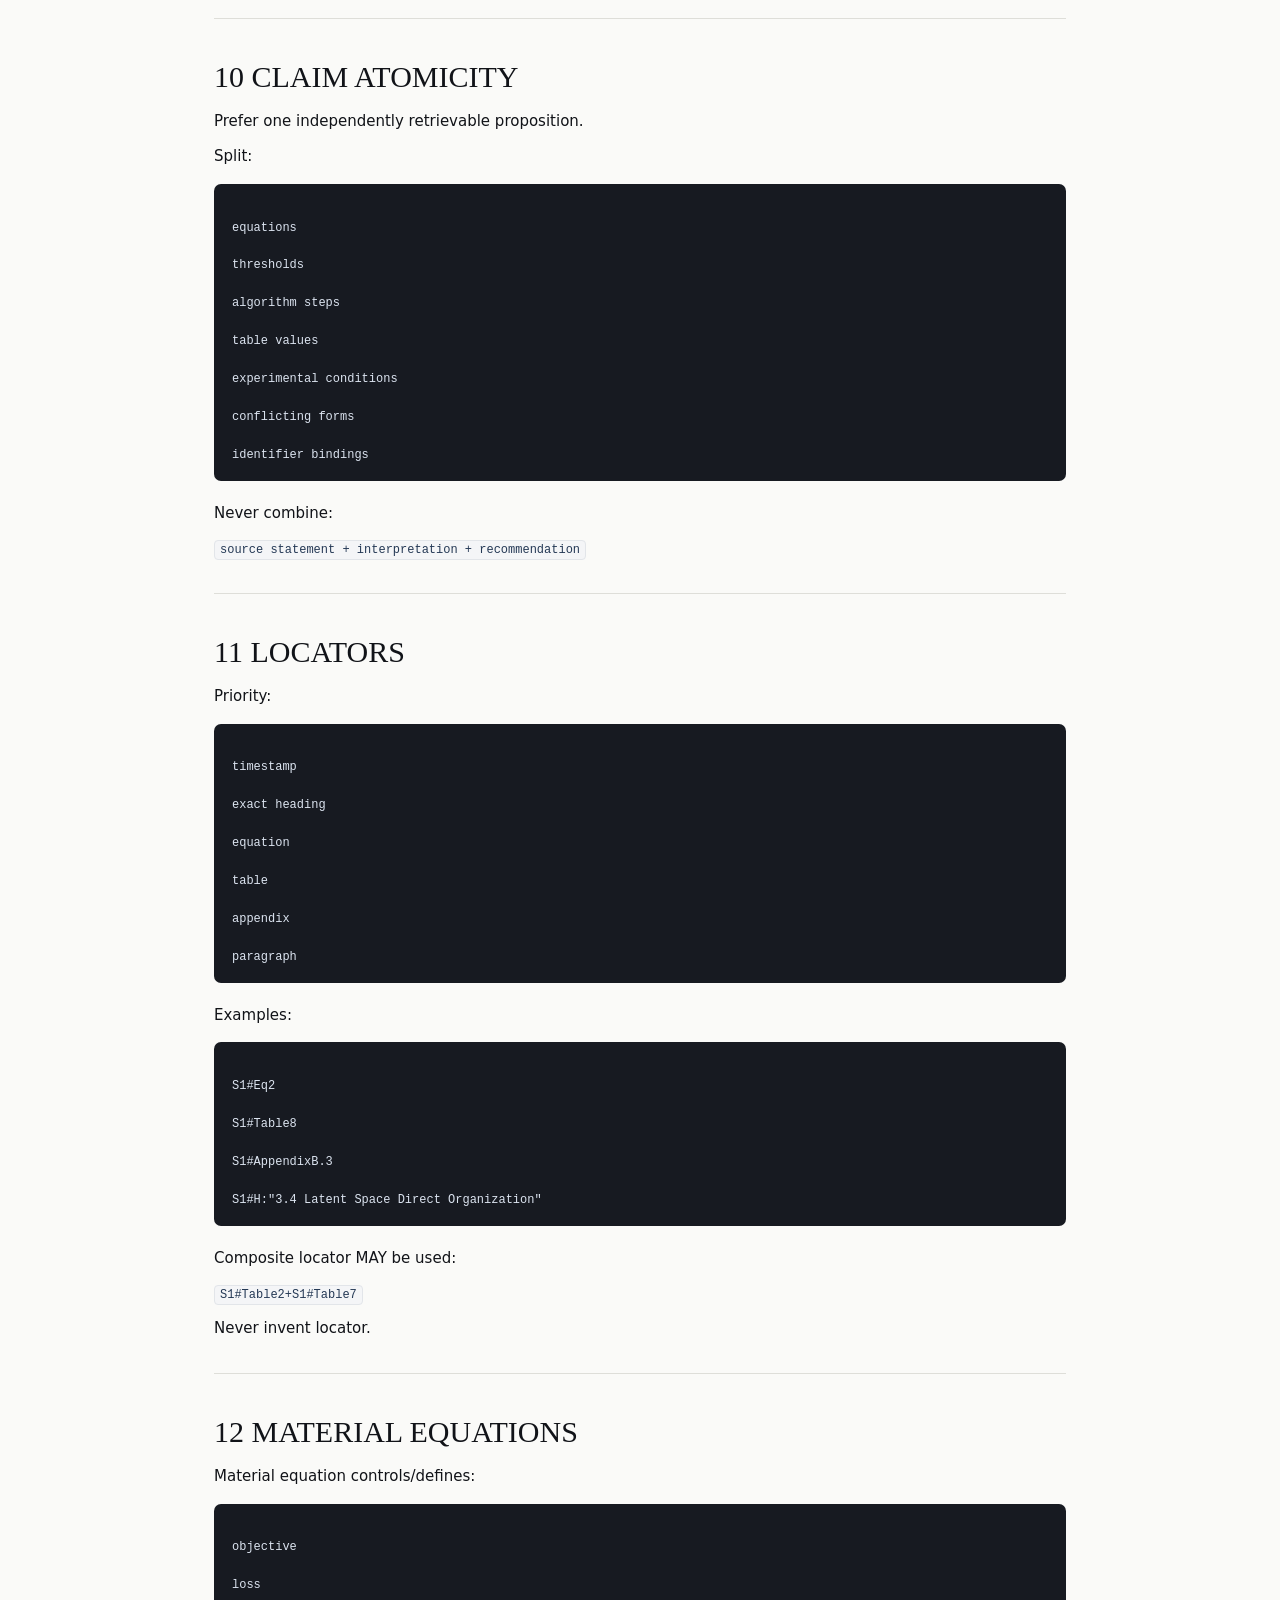
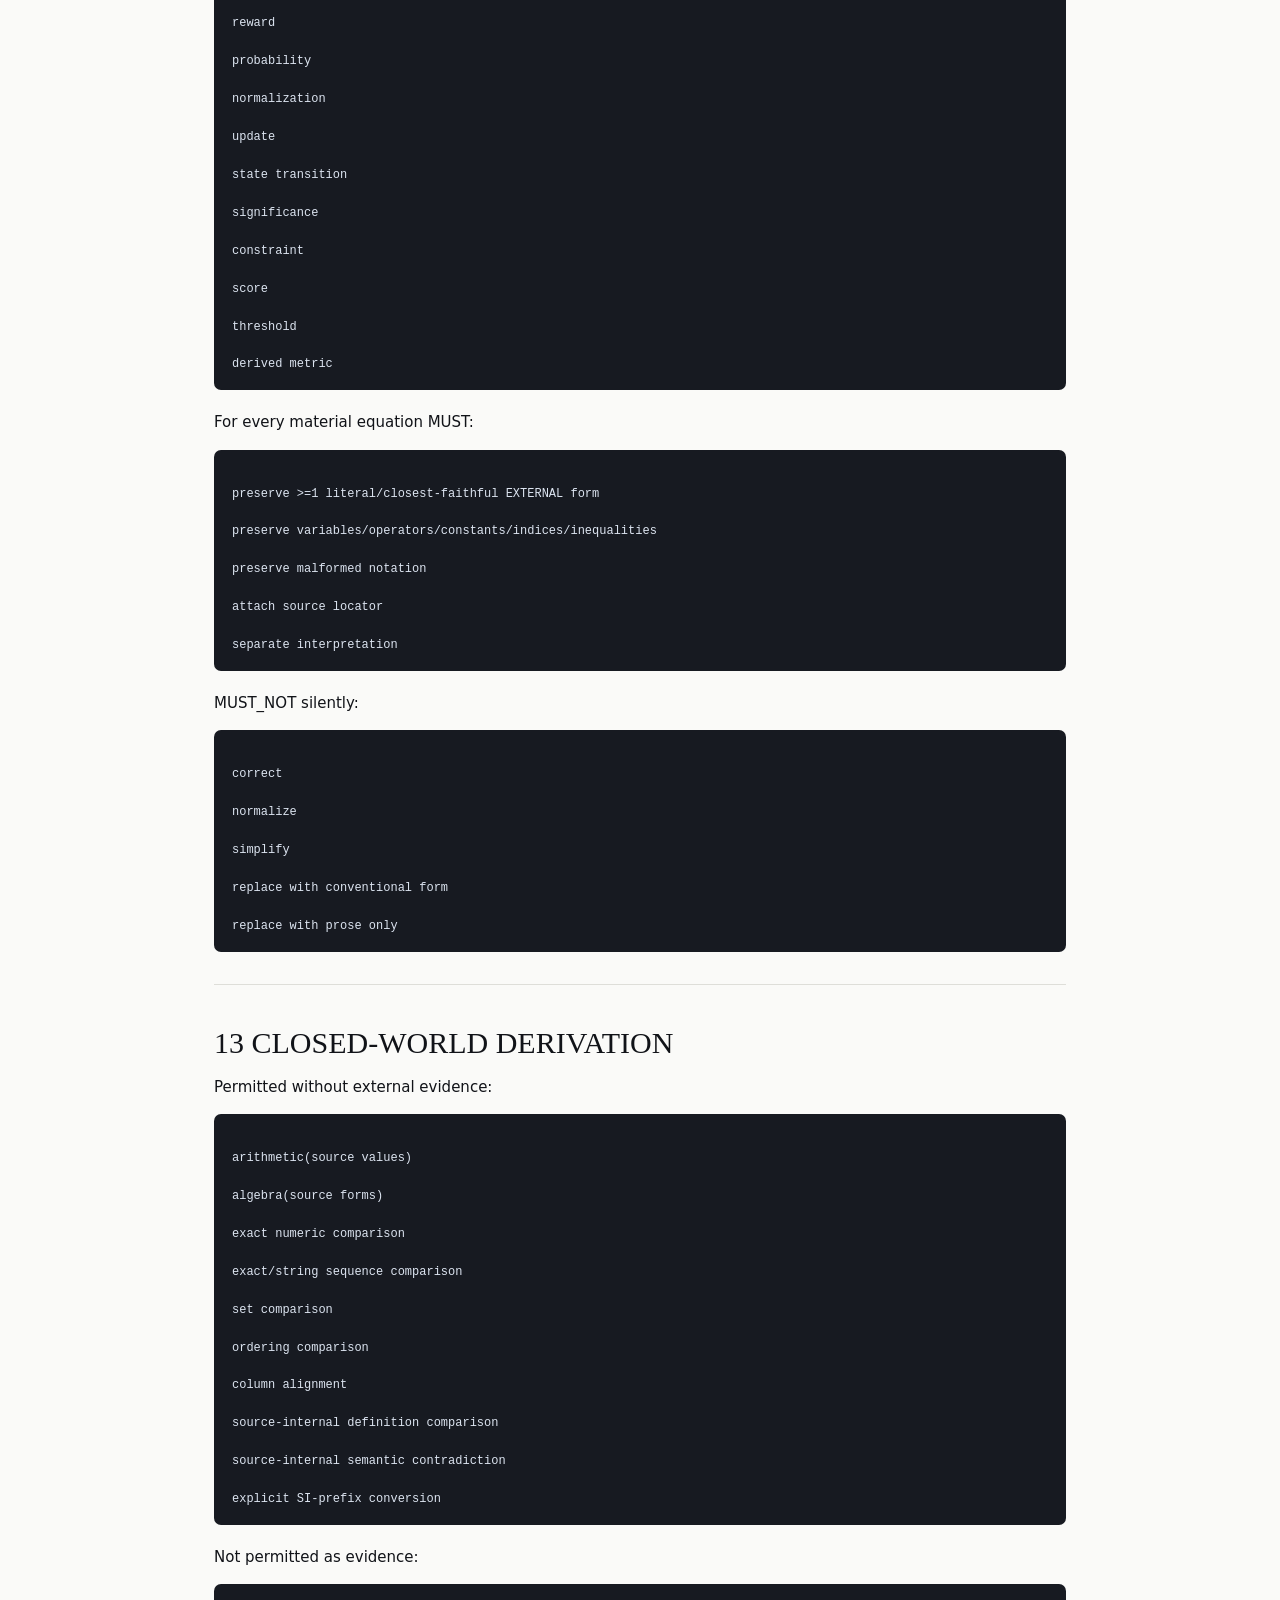
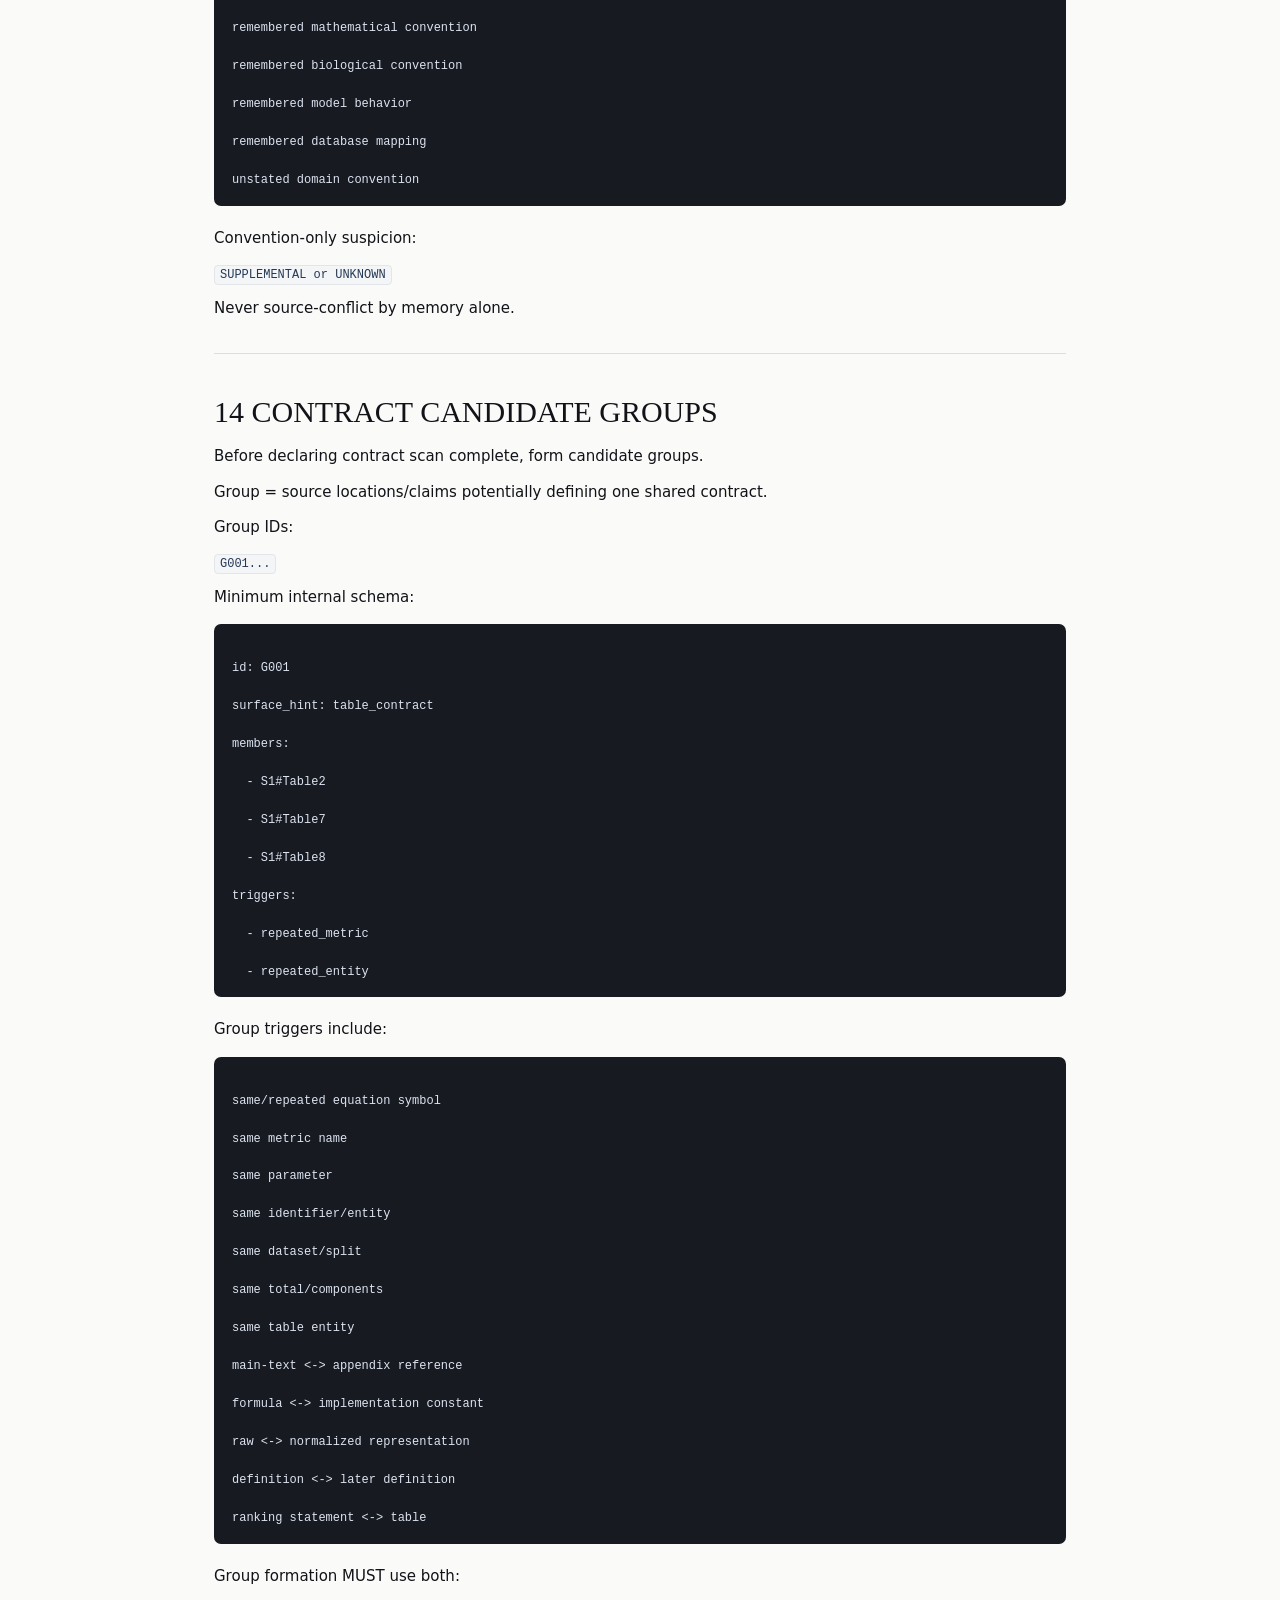
<file: extra/flamehaven_knowledge_extractor_v6.8.2.html>
<!doctype html>
<html lang="en">
<head>
<meta charset="utf-8">
<meta name="viewport" content="width=device-width,initial-scale=1">
<title>Flamehaven Knowledge Extractor v6.8.2</title>
<style>
*{box-sizing:border-box} :root{--ink:#111318;--mid:#565d6c;--dim:#838a99;--paper:#fafaf8;--paper2:#f2f2ef;--rule:#deded9;--accent:#315f91;--code:#171a21} html,body{margin:0;background:var(--paper);color:var(--ink);font:15px/1.68 Inter,ui-sans-serif,system-ui,-apple-system,"Segoe UI",sans-serif}.page{max-width:920px;margin:auto;padding:44px 34px 88px}.mast{padding-bottom:26px;border-bottom:1px solid var(--rule)}.eyebrow{color:var(--accent);font:600 11px/1.3 ui-monospace,monospace;letter-spacing:.13em;text-transform:uppercase}.mast h1{margin:10px 0 0;font:400 clamp(29px,4vw,42px)/1.16 Georgia,serif}.mast p{max-width:720px;margin:12px 0 0;color:var(--mid);font-size:16px}.chips{display:flex;flex-wrap:wrap;gap:8px;margin-top:18px}.chip{padding:4px 9px;color:var(--mid);background:var(--paper2);border:1px solid var(--rule);border-radius:4px;font:600 10px/1.4 ui-monospace,monospace;letter-spacing:.05em;text-transform:uppercase}.boundary{margin:24px 0 30px;padding:14px 16px;color:var(--mid);background:#edf4fb;border-left:3px solid var(--accent);border-radius:0 6px 6px 0;font-size:13px}#doc{min-height:320px}#doc>h1:first-child{display:none}#doc h1,#doc h2,#doc h3{scroll-margin-top:20px}#doc h1{margin:40px 0 14px;font:400 30px/1.2 Georgia,serif}#doc h2{margin:36px 0 12px;padding-bottom:8px;border-bottom:1px solid var(--rule);font:600 20px/1.35 ui-monospace,monospace}#doc h3{margin:28px 0 10px;font-size:16px}#doc p{margin:10px 0}#doc ul,#doc ol{margin:9px 0 15px 23px;padding:0}#doc li{margin:4px 0}#doc hr{margin:32px 0;border:0;border-top:1px solid var(--rule)}#doc code{padding:2px 5px;color:#253955;background:#f4f5f7;border:1px solid #e2e5e9;border-radius:4px;font:12px/1.5 ui-monospace,monospace}#doc pre{margin:14px 0 20px;padding:16px 18px;overflow-x:auto;color:#dce4f0;background:var(--code);border-radius:7px;font:12px/1.58 ui-monospace,monospace}#doc pre code{padding:0;color:inherit;background:transparent;border:0}#doc table{width:100%;margin:15px 0 22px;border-collapse:collapse;font-size:13px}#doc th,#doc td{padding:9px 11px;text-align:left;vertical-align:top;border-bottom:1px solid var(--rule)}#doc th{color:var(--mid);background:var(--paper2);font-size:11px;text-transform:uppercase}.status{padding:42px 0;color:var(--dim);font-family:ui-monospace,monospace}.error{color:#9d2f2f}footer{margin-top:50px;padding-top:18px;color:var(--dim);border-top:1px solid var(--rule);font-size:12px}@media(max-width:680px){.page{padding:28px 20px 64px}#doc h2{font-size:17px}}
</style>
</head>
<body>
<main class="page">
<header class="mast"><div class="eyebrow">Methodology &amp; Frameworks</div><h1>Flamehaven Knowledge Extractor <em>v6.8.2</em></h1><p>AI-native provenance and contract engine specification for a source-to-claim-graph, auditable-knowledge workflow.</p><div class="chips"><span class="chip">Candidate baseline</span><span class="chip">Single pass</span><span class="chip">Flamehaven v2</span><span class="chip">Specification</span></div></header>
<aside class="boundary">This is a methodology specification, not an experiment run or an independent validation result. Version 6.8.2 remains a candidate baseline until external fixtures establish otherwise. The companion article will be linked after its public route is supplied.</aside>
<article id="doc" aria-live="polite"><p class="status">Loading the Markdown specification…</p></article>
<footer>Canonical download: Flamehaven Knowledge Extractor v6.8.2.md · Local renderer with no external runtime dependency.</footer>
</main>
<script>
(function(){'use strict';var target=document.getElementById('doc');function esc(s){return s.replace(/[&<>]/g,function(c){return{'&':'&amp;','<':'&lt;','>':'&gt;'}[c]})}function inline(s){return s.replace(/`([^`]+)`/g,'<code>$1</code>').replace(/\*\*([^*]+)\*\*/g,'<strong>$1</strong>').replace(/\*([^*]+)\*/g,'<em>$1</em>')}function cells(s){return s.trim().replace(/^\||\|$/g,'').split('|').map(function(c){return inline(c.trim())})}function render(md){var lines=esc(md.replace(/\r\n?/g,'\n')).split('\n'),out=[],para=[],list='';function fp(){if(para.length){out.push('<p>'+inline(para.join(' '))+'</p>');para=[]}}function cl(){if(list){out.push('</'+list+'>');list=''}}for(var i=0;i<lines.length;i++){var line=lines[i],t=line.trim(),m;if(t.indexOf('```')===0){fp();cl();var code=[];i++;while(i<lines.length&&lines[i].trim()!=='```'){code.push(lines[i]);i++}out.push('<pre><code>'+code.join('\n')+'</code></pre>');continue}if(/^\|.*\|$/.test(t)&&i+1<lines.length&&/^\|[\s:|-]+\|$/.test(lines[i+1].trim())){fp();cl();var hs=cells(t),rows=[];i+=2;while(i<lines.length&&/^\|.*\|$/.test(lines[i].trim())){rows.push(cells(lines[i]));i++}i--;out.push('<table><thead><tr>'+hs.map(function(h){return'<th>'+h+'</th>'}).join('')+'</tr></thead><tbody>'+rows.map(function(r){return'<tr>'+r.map(function(c){return'<td>'+c+'</td>'}).join('')+'</tr>'}).join('')+'</tbody></table>');continue}m=/^(#{1,3})\s+(.*)$/.exec(t);if(m){fp();cl();out.push('<h'+m[1].length+'>'+inline(m[2])+'</h'+m[1].length+'>');continue}if(/^---+$/.test(t)){fp();cl();out.push('<hr>');continue}if(!t){fp();cl();continue}var b=/^[-*]\s+(.*)$/.exec(t),n=/^\d+[.)]\s+(.*)$/.exec(t);if(b||n){fp();var nl=b?'ul':'ol';if(list!==nl){cl();list=nl;out.push('<'+list+'>')}out.push('<li>'+inline((b||n)[1])+'</li>');continue}para.push(t)}fp();cl();return out.join('\n')}fetch('./Flamehaven%20Knowledge%20Extractor%20v6.8.2.md',{cache:'no-store'}).then(function(r){if(!r.ok)throw new Error('HTTP '+r.status);return r.text()}).then(function(md){target.innerHTML=render(md)}).catch(function(e){target.innerHTML='<p class="status error">Markdown source unavailable. Serve the ledger over HTTP. ('+esc(e.message)+')</p>'})}());
</script>
</body>
</html>
</file>
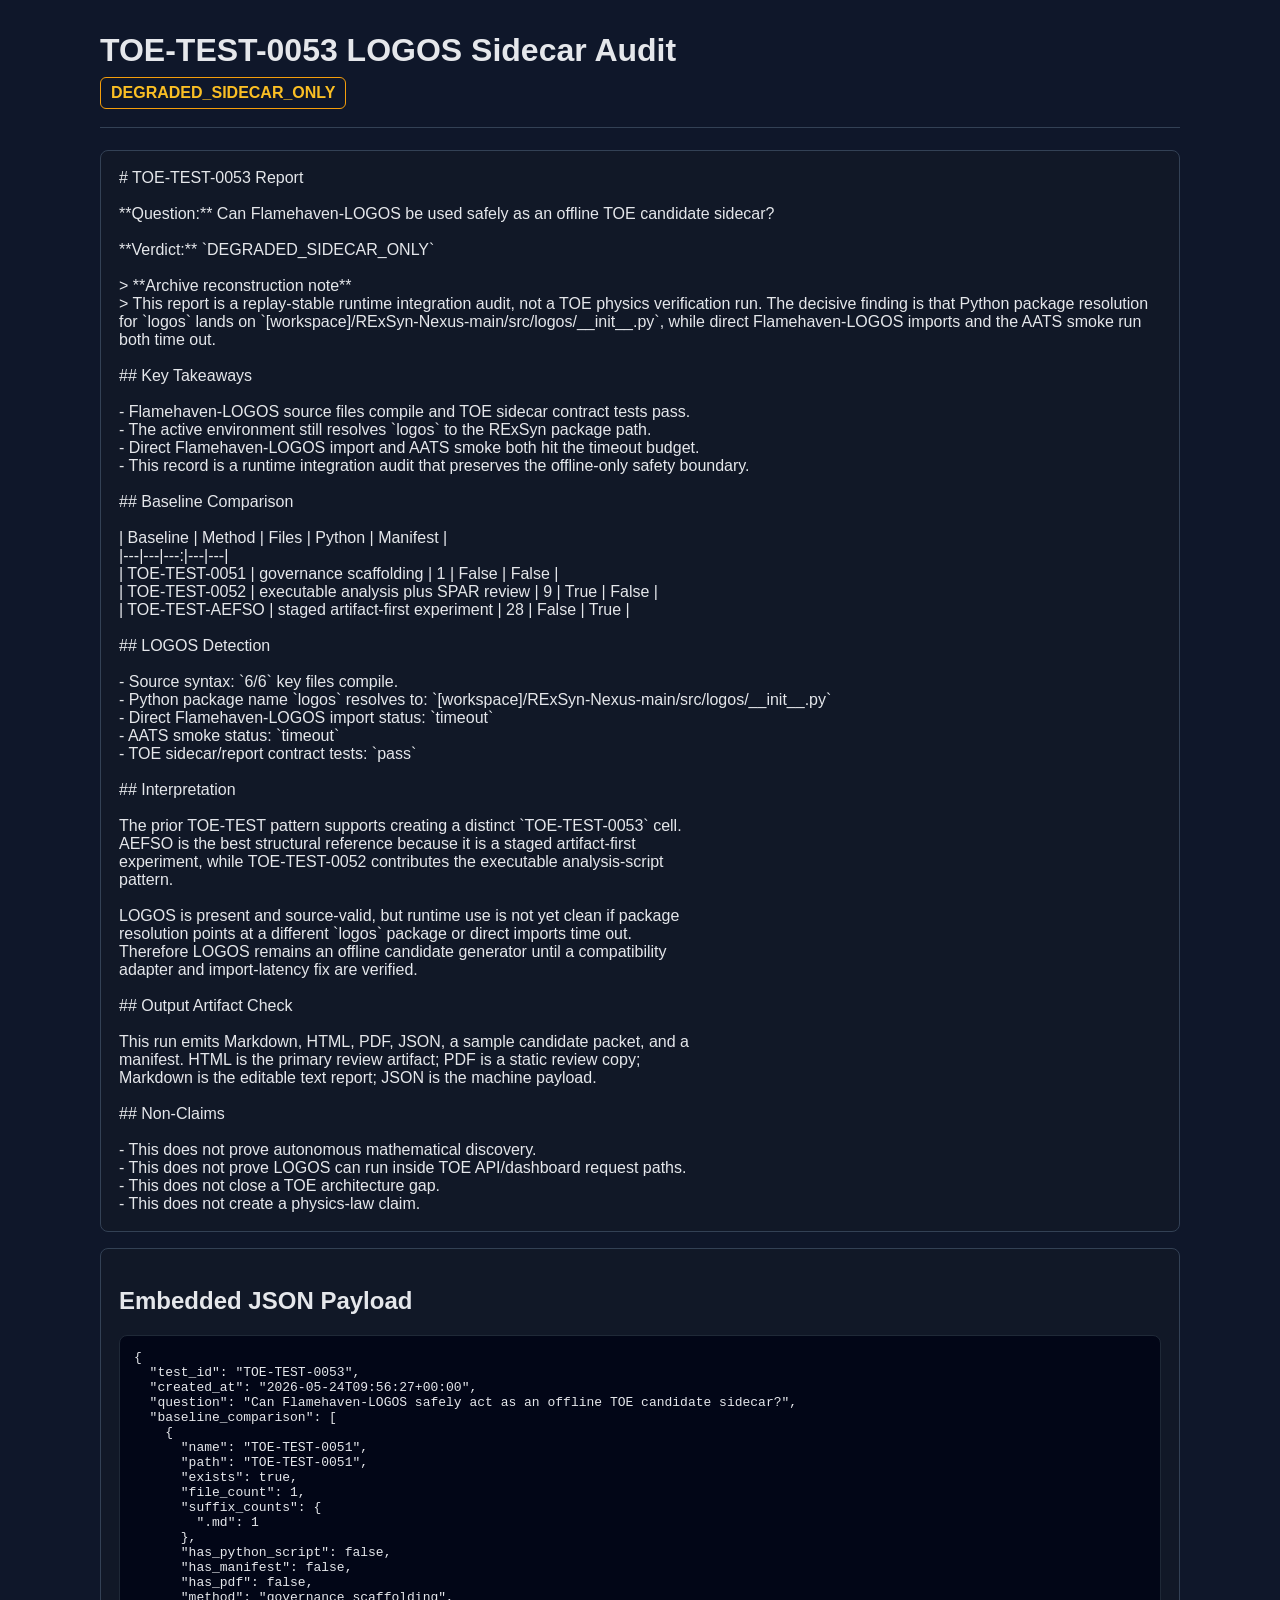
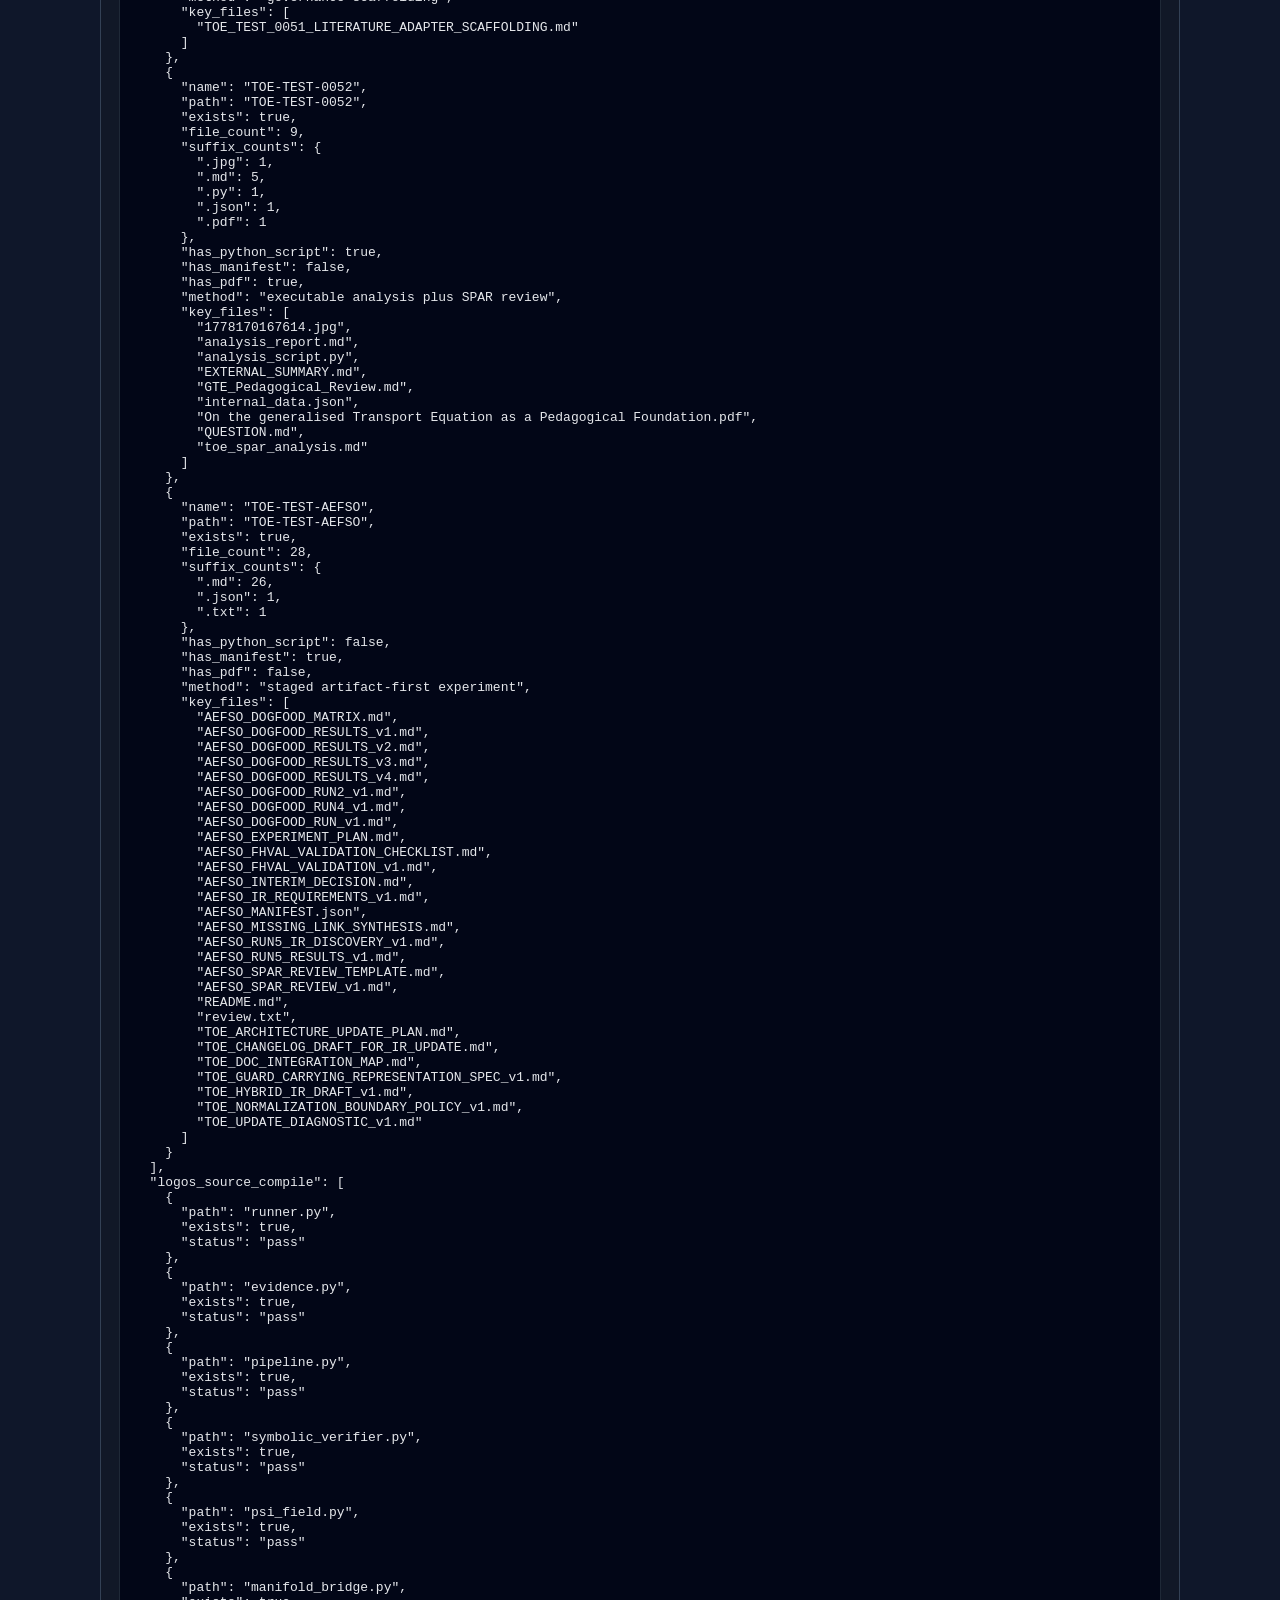
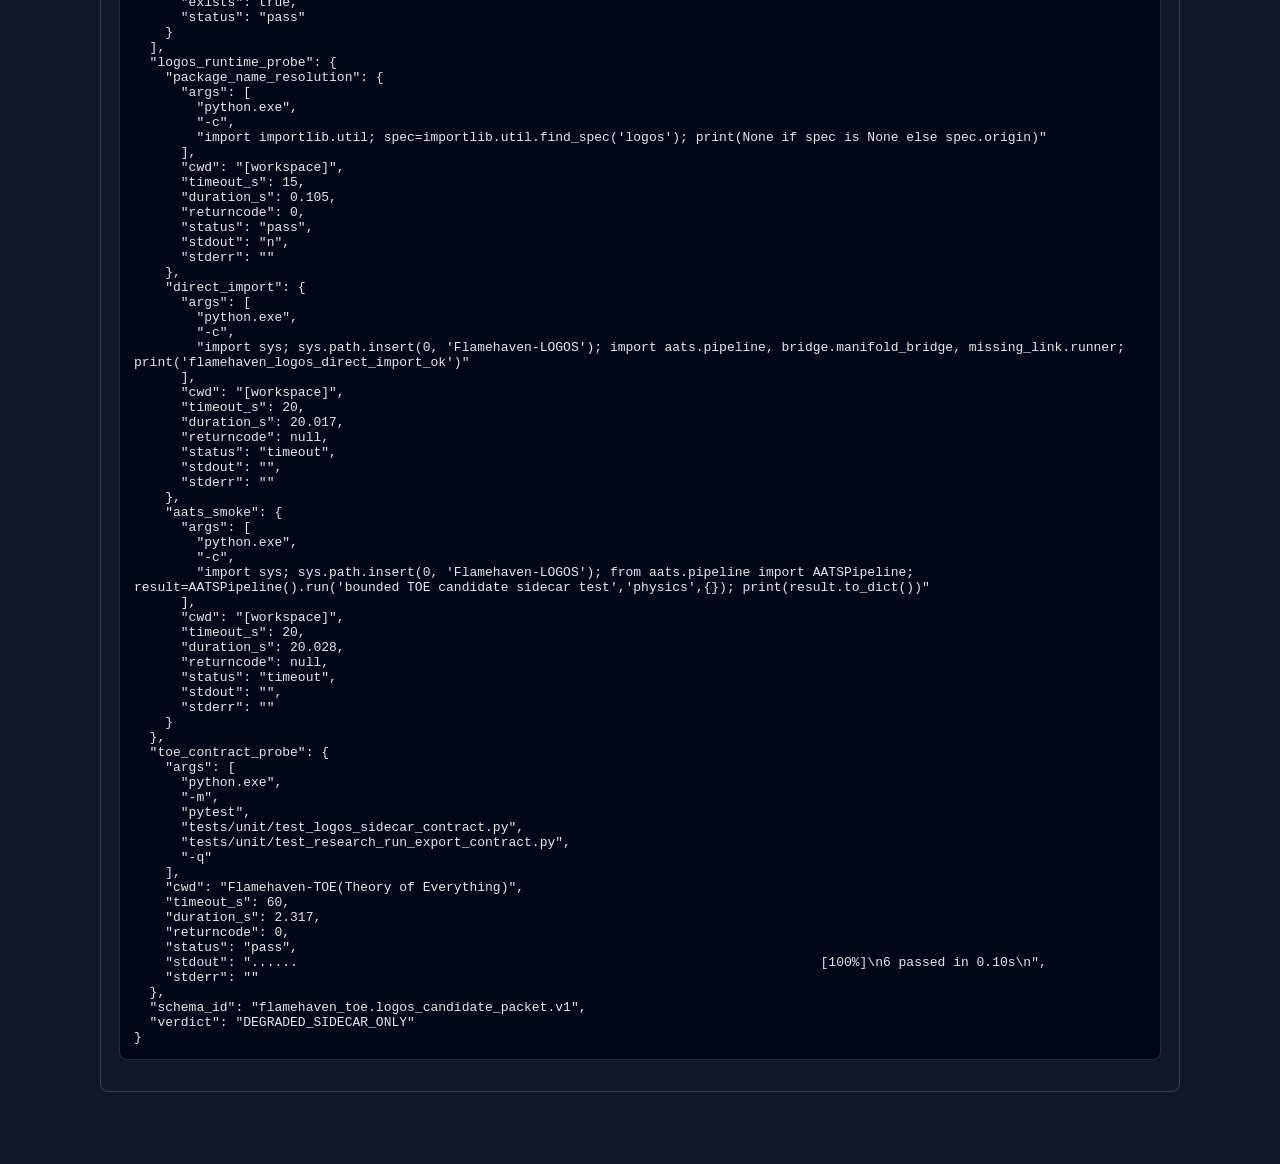
<file: eqa/toe-test-0053/analysis_report.html>
<!doctype html>
<html lang="en">
<head>
  <meta charset="utf-8">
  <meta name="viewport" content="width=device-width, initial-scale=1">
  <title>TOE-TEST-0053 LOGOS Sidecar Audit</title>
  <style>
    body { margin: 0; font-family: Inter, Segoe UI, Arial, sans-serif; background: #0f172a; color: #e5e7eb; }
    main { max-width: 1080px; margin: 0 auto; padding: 32px 20px 56px; }
    header { border-bottom: 1px solid #334155; margin-bottom: 22px; padding-bottom: 18px; }
    h1 { font-size: 32px; margin: 0 0 8px; }
    .verdict { display: inline-block; padding: 6px 10px; border: 1px solid #f59e0b; color: #fbbf24; border-radius: 6px; font-weight: 800; }
    .panel { background: #111827; border: 1px solid #334155; border-radius: 8px; padding: 18px; margin: 16px 0; }
    pre { white-space: pre-wrap; word-break: break-word; background: #020617; border: 1px solid #1f2937; border-radius: 8px; padding: 14px; }
    code { color: #93c5fd; }
    table { border-collapse: collapse; width: 100%; }
    td, th { border: 1px solid #334155; padding: 8px; }
    @media print { body { background: white; color: #111827; } .panel, pre { background: white; color: #111827; } }
  </style>
</head>
<body>
<main>
  <header>
    <h1>TOE-TEST-0053 LOGOS Sidecar Audit</h1>
    <div class="verdict">DEGRADED_SIDECAR_ONLY</div>
  </header>
  <section class="panel"># TOE-TEST-0053 Report<br>
<br>
**Question:** Can Flamehaven-LOGOS be used safely as an offline TOE candidate sidecar?<br>
<br>
**Verdict:** `DEGRADED_SIDECAR_ONLY`<br>
<br>
&gt; **Archive reconstruction note**<br>
&gt; This report is a replay-stable runtime integration audit, not a TOE physics verification run. The decisive finding is that Python package resolution for `logos` lands on `[workspace]/RExSyn-Nexus-main/src/logos/__init__.py`, while direct Flamehaven-LOGOS imports and the AATS smoke run both time out.<br>
<br>
## Key Takeaways<br>
<br>
- Flamehaven-LOGOS source files compile and TOE sidecar contract tests pass.<br>
- The active environment still resolves `logos` to the RExSyn package path.<br>
- Direct Flamehaven-LOGOS import and AATS smoke both hit the timeout budget.<br>
- This record is a runtime integration audit that preserves the offline-only safety boundary.<br>
<br>
## Baseline Comparison<br>
<br>
| Baseline | Method | Files | Python | Manifest |<br>
|---|---|---:|---|---|<br>
| TOE-TEST-0051 | governance scaffolding | 1 | False | False |<br>
| TOE-TEST-0052 | executable analysis plus SPAR review | 9 | True | False |<br>
| TOE-TEST-AEFSO | staged artifact-first experiment | 28 | False | True |<br>
<br>
## LOGOS Detection<br>
<br>
- Source syntax: `6/6` key files compile.<br>
- Python package name `logos` resolves to: `[workspace]/RExSyn-Nexus-main/src/logos/__init__.py`<br>
- Direct Flamehaven-LOGOS import status: `timeout`<br>
- AATS smoke status: `timeout`<br>
- TOE sidecar/report contract tests: `pass`<br>
<br>
## Interpretation<br>
<br>
The prior TOE-TEST pattern supports creating a distinct `TOE-TEST-0053` cell.<br>
AEFSO is the best structural reference because it is a staged artifact-first<br>
experiment, while TOE-TEST-0052 contributes the executable analysis-script<br>
pattern.<br>
<br>
LOGOS is present and source-valid, but runtime use is not yet clean if package<br>
resolution points at a different `logos` package or direct imports time out.<br>
Therefore LOGOS remains an offline candidate generator until a compatibility<br>
adapter and import-latency fix are verified.<br>
<br>
## Output Artifact Check<br>
<br>
This run emits Markdown, HTML, PDF, JSON, a sample candidate packet, and a<br>
manifest. HTML is the primary review artifact; PDF is a static review copy;<br>
Markdown is the editable text report; JSON is the machine payload.<br>
<br>
## Non-Claims<br>
<br>
- This does not prove autonomous mathematical discovery.<br>
- This does not prove LOGOS can run inside TOE API/dashboard request paths.<br>
- This does not close a TOE architecture gap.<br>
- This does not create a physics-law claim.<br>
</section>
  <section class="panel">
    <h2>Embedded JSON Payload</h2>
    <pre id="payload">{
  &quot;test_id&quot;: &quot;TOE-TEST-0053&quot;,
  &quot;created_at&quot;: &quot;2026-05-24T09:56:27+00:00&quot;,
  &quot;question&quot;: &quot;Can Flamehaven-LOGOS safely act as an offline TOE candidate sidecar?&quot;,
  &quot;baseline_comparison&quot;: [
    {
      &quot;name&quot;: &quot;TOE-TEST-0051&quot;,
      &quot;path&quot;: &quot;TOE-TEST-0051&quot;,
      &quot;exists&quot;: true,
      &quot;file_count&quot;: 1,
      &quot;suffix_counts&quot;: {
        &quot;.md&quot;: 1
      },
      &quot;has_python_script&quot;: false,
      &quot;has_manifest&quot;: false,
      &quot;has_pdf&quot;: false,
      &quot;method&quot;: &quot;governance scaffolding&quot;,
      &quot;key_files&quot;: [
        &quot;TOE_TEST_0051_LITERATURE_ADAPTER_SCAFFOLDING.md&quot;
      ]
    },
    {
      &quot;name&quot;: &quot;TOE-TEST-0052&quot;,
      &quot;path&quot;: &quot;TOE-TEST-0052&quot;,
      &quot;exists&quot;: true,
      &quot;file_count&quot;: 9,
      &quot;suffix_counts&quot;: {
        &quot;.jpg&quot;: 1,
        &quot;.md&quot;: 5,
        &quot;.py&quot;: 1,
        &quot;.json&quot;: 1,
        &quot;.pdf&quot;: 1
      },
      &quot;has_python_script&quot;: true,
      &quot;has_manifest&quot;: false,
      &quot;has_pdf&quot;: true,
      &quot;method&quot;: &quot;executable analysis plus SPAR review&quot;,
      &quot;key_files&quot;: [
        &quot;1778170167614.jpg&quot;,
        &quot;analysis_report.md&quot;,
        &quot;analysis_script.py&quot;,
        &quot;EXTERNAL_SUMMARY.md&quot;,
        &quot;GTE_Pedagogical_Review.md&quot;,
        &quot;internal_data.json&quot;,
        &quot;On the generalised Transport Equation as a Pedagogical Foundation.pdf&quot;,
        &quot;QUESTION.md&quot;,
        &quot;toe_spar_analysis.md&quot;
      ]
    },
    {
      &quot;name&quot;: &quot;TOE-TEST-AEFSO&quot;,
      &quot;path&quot;: &quot;TOE-TEST-AEFSO&quot;,
      &quot;exists&quot;: true,
      &quot;file_count&quot;: 28,
      &quot;suffix_counts&quot;: {
        &quot;.md&quot;: 26,
        &quot;.json&quot;: 1,
        &quot;.txt&quot;: 1
      },
      &quot;has_python_script&quot;: false,
      &quot;has_manifest&quot;: true,
      &quot;has_pdf&quot;: false,
      &quot;method&quot;: &quot;staged artifact-first experiment&quot;,
      &quot;key_files&quot;: [
        &quot;AEFSO_DOGFOOD_MATRIX.md&quot;,
        &quot;AEFSO_DOGFOOD_RESULTS_v1.md&quot;,
        &quot;AEFSO_DOGFOOD_RESULTS_v2.md&quot;,
        &quot;AEFSO_DOGFOOD_RESULTS_v3.md&quot;,
        &quot;AEFSO_DOGFOOD_RESULTS_v4.md&quot;,
        &quot;AEFSO_DOGFOOD_RUN2_v1.md&quot;,
        &quot;AEFSO_DOGFOOD_RUN4_v1.md&quot;,
        &quot;AEFSO_DOGFOOD_RUN_v1.md&quot;,
        &quot;AEFSO_EXPERIMENT_PLAN.md&quot;,
        &quot;AEFSO_FHVAL_VALIDATION_CHECKLIST.md&quot;,
        &quot;AEFSO_FHVAL_VALIDATION_v1.md&quot;,
        &quot;AEFSO_INTERIM_DECISION.md&quot;,
        &quot;AEFSO_IR_REQUIREMENTS_v1.md&quot;,
        &quot;AEFSO_MANIFEST.json&quot;,
        &quot;AEFSO_MISSING_LINK_SYNTHESIS.md&quot;,
        &quot;AEFSO_RUN5_IR_DISCOVERY_v1.md&quot;,
        &quot;AEFSO_RUN5_RESULTS_v1.md&quot;,
        &quot;AEFSO_SPAR_REVIEW_TEMPLATE.md&quot;,
        &quot;AEFSO_SPAR_REVIEW_v1.md&quot;,
        &quot;README.md&quot;,
        &quot;review.txt&quot;,
        &quot;TOE_ARCHITECTURE_UPDATE_PLAN.md&quot;,
        &quot;TOE_CHANGELOG_DRAFT_FOR_IR_UPDATE.md&quot;,
        &quot;TOE_DOC_INTEGRATION_MAP.md&quot;,
        &quot;TOE_GUARD_CARRYING_REPRESENTATION_SPEC_v1.md&quot;,
        &quot;TOE_HYBRID_IR_DRAFT_v1.md&quot;,
        &quot;TOE_NORMALIZATION_BOUNDARY_POLICY_v1.md&quot;,
        &quot;TOE_UPDATE_DIAGNOSTIC_v1.md&quot;
      ]
    }
  ],
  &quot;logos_source_compile&quot;: [
    {
      &quot;path&quot;: &quot;runner.py&quot;,
      &quot;exists&quot;: true,
      &quot;status&quot;: &quot;pass&quot;
    },
    {
      &quot;path&quot;: &quot;evidence.py&quot;,
      &quot;exists&quot;: true,
      &quot;status&quot;: &quot;pass&quot;
    },
    {
      &quot;path&quot;: &quot;pipeline.py&quot;,
      &quot;exists&quot;: true,
      &quot;status&quot;: &quot;pass&quot;
    },
    {
      &quot;path&quot;: &quot;symbolic_verifier.py&quot;,
      &quot;exists&quot;: true,
      &quot;status&quot;: &quot;pass&quot;
    },
    {
      &quot;path&quot;: &quot;psi_field.py&quot;,
      &quot;exists&quot;: true,
      &quot;status&quot;: &quot;pass&quot;
    },
    {
      &quot;path&quot;: &quot;manifold_bridge.py&quot;,
      &quot;exists&quot;: true,
      &quot;status&quot;: &quot;pass&quot;
    }
  ],
  &quot;logos_runtime_probe&quot;: {
    &quot;package_name_resolution&quot;: {
      &quot;args&quot;: [
        &quot;python.exe&quot;,
        &quot;-c&quot;,
        &quot;import importlib.util; spec=importlib.util.find_spec(&#x27;logos&#x27;); print(None if spec is None else spec.origin)&quot;
      ],
      &quot;cwd&quot;: &quot;[workspace]&quot;,
      &quot;timeout_s&quot;: 15,
      &quot;duration_s&quot;: 0.105,
      &quot;returncode&quot;: 0,
      &quot;status&quot;: &quot;pass&quot;,
      &quot;stdout&quot;: &quot;n&quot;,
      &quot;stderr&quot;: &quot;&quot;
    },
    &quot;direct_import&quot;: {
      &quot;args&quot;: [
        &quot;python.exe&quot;,
        &quot;-c&quot;,
        &quot;import sys; sys.path.insert(0, &#x27;Flamehaven-LOGOS&#x27;); import aats.pipeline, bridge.manifold_bridge, missing_link.runner; print(&#x27;flamehaven_logos_direct_import_ok&#x27;)&quot;
      ],
      &quot;cwd&quot;: &quot;[workspace]&quot;,
      &quot;timeout_s&quot;: 20,
      &quot;duration_s&quot;: 20.017,
      &quot;returncode&quot;: null,
      &quot;status&quot;: &quot;timeout&quot;,
      &quot;stdout&quot;: &quot;&quot;,
      &quot;stderr&quot;: &quot;&quot;
    },
    &quot;aats_smoke&quot;: {
      &quot;args&quot;: [
        &quot;python.exe&quot;,
        &quot;-c&quot;,
        &quot;import sys; sys.path.insert(0, &#x27;Flamehaven-LOGOS&#x27;); from aats.pipeline import AATSPipeline; result=AATSPipeline().run(&#x27;bounded TOE candidate sidecar test&#x27;,&#x27;physics&#x27;,{}); print(result.to_dict())&quot;
      ],
      &quot;cwd&quot;: &quot;[workspace]&quot;,
      &quot;timeout_s&quot;: 20,
      &quot;duration_s&quot;: 20.028,
      &quot;returncode&quot;: null,
      &quot;status&quot;: &quot;timeout&quot;,
      &quot;stdout&quot;: &quot;&quot;,
      &quot;stderr&quot;: &quot;&quot;
    }
  },
  &quot;toe_contract_probe&quot;: {
    &quot;args&quot;: [
      &quot;python.exe&quot;,
      &quot;-m&quot;,
      &quot;pytest&quot;,
      &quot;tests/unit/test_logos_sidecar_contract.py&quot;,
      &quot;tests/unit/test_research_run_export_contract.py&quot;,
      &quot;-q&quot;
    ],
    &quot;cwd&quot;: &quot;Flamehaven-TOE(Theory of Everything)&quot;,
    &quot;timeout_s&quot;: 60,
    &quot;duration_s&quot;: 2.317,
    &quot;returncode&quot;: 0,
    &quot;status&quot;: &quot;pass&quot;,
    &quot;stdout&quot;: &quot;......                                                                   [100%]\n6 passed in 0.10s\n&quot;,
    &quot;stderr&quot;: &quot;&quot;
  },
  &quot;schema_id&quot;: &quot;flamehaven_toe.logos_candidate_packet.v1&quot;,
  &quot;verdict&quot;: &quot;DEGRADED_SIDECAR_ONLY&quot;
}</pre>
  </section>
  <script type="application/json" id="toe-test-0053-payload">
{
  "test_id": "TOE-TEST-0053",
  "created_at": "2026-05-24T09:56:27+00:00",
  "question": "Can Flamehaven-LOGOS safely act as an offline TOE candidate sidecar?",
  "baseline_comparison": [
    {
      "name": "TOE-TEST-0051",
      "path": "TOE-TEST-0051",
      "exists": true,
      "file_count": 1,
      "suffix_counts": {
        ".md": 1
      },
      "has_python_script": false,
      "has_manifest": false,
      "has_pdf": false,
      "method": "governance scaffolding",
      "key_files": [
        "TOE_TEST_0051_LITERATURE_ADAPTER_SCAFFOLDING.md"
      ]
    },
    {
      "name": "TOE-TEST-0052",
      "path": "TOE-TEST-0052",
      "exists": true,
      "file_count": 9,
      "suffix_counts": {
        ".jpg": 1,
        ".md": 5,
        ".py": 1,
        ".json": 1,
        ".pdf": 1
      },
      "has_python_script": true,
      "has_manifest": false,
      "has_pdf": true,
      "method": "executable analysis plus SPAR review",
      "key_files": [
        "1778170167614.jpg",
        "analysis_report.md",
        "analysis_script.py",
        "EXTERNAL_SUMMARY.md",
        "GTE_Pedagogical_Review.md",
        "internal_data.json",
        "On the generalised Transport Equation as a Pedagogical Foundation.pdf",
        "QUESTION.md",
        "toe_spar_analysis.md"
      ]
    },
    {
      "name": "TOE-TEST-AEFSO",
      "path": "TOE-TEST-AEFSO",
      "exists": true,
      "file_count": 28,
      "suffix_counts": {
        ".md": 26,
        ".json": 1,
        ".txt": 1
      },
      "has_python_script": false,
      "has_manifest": true,
      "has_pdf": false,
      "method": "staged artifact-first experiment",
      "key_files": [
        "AEFSO_DOGFOOD_MATRIX.md",
        "AEFSO_DOGFOOD_RESULTS_v1.md",
        "AEFSO_DOGFOOD_RESULTS_v2.md",
        "AEFSO_DOGFOOD_RESULTS_v3.md",
        "AEFSO_DOGFOOD_RESULTS_v4.md",
        "AEFSO_DOGFOOD_RUN2_v1.md",
        "AEFSO_DOGFOOD_RUN4_v1.md",
        "AEFSO_DOGFOOD_RUN_v1.md",
        "AEFSO_EXPERIMENT_PLAN.md",
        "AEFSO_FHVAL_VALIDATION_CHECKLIST.md",
        "AEFSO_FHVAL_VALIDATION_v1.md",
        "AEFSO_INTERIM_DECISION.md",
        "AEFSO_IR_REQUIREMENTS_v1.md",
        "AEFSO_MANIFEST.json",
        "AEFSO_MISSING_LINK_SYNTHESIS.md",
        "AEFSO_RUN5_IR_DISCOVERY_v1.md",
        "AEFSO_RUN5_RESULTS_v1.md",
        "AEFSO_SPAR_REVIEW_TEMPLATE.md",
        "AEFSO_SPAR_REVIEW_v1.md",
        "README.md",
        "review.txt",
        "TOE_ARCHITECTURE_UPDATE_PLAN.md",
        "TOE_CHANGELOG_DRAFT_FOR_IR_UPDATE.md",
        "TOE_DOC_INTEGRATION_MAP.md",
        "TOE_GUARD_CARRYING_REPRESENTATION_SPEC_v1.md",
        "TOE_HYBRID_IR_DRAFT_v1.md",
        "TOE_NORMALIZATION_BOUNDARY_POLICY_v1.md",
        "TOE_UPDATE_DIAGNOSTIC_v1.md"
      ]
    }
  ],
  "logos_source_compile": [
    {
      "path": "runner.py",
      "exists": true,
      "status": "pass"
    },
    {
      "path": "evidence.py",
      "exists": true,
      "status": "pass"
    },
    {
      "path": "pipeline.py",
      "exists": true,
      "status": "pass"
    },
    {
      "path": "symbolic_verifier.py",
      "exists": true,
      "status": "pass"
    },
    {
      "path": "psi_field.py",
      "exists": true,
      "status": "pass"
    },
    {
      "path": "manifold_bridge.py",
      "exists": true,
      "status": "pass"
    }
  ],
  "logos_runtime_probe": {
    "package_name_resolution": {
      "args": [
        "python.exe",
        "-c",
        "import importlib.util; spec=importlib.util.find_spec('logos'); print(None if spec is None else spec.origin)"
      ],
      "cwd": "[workspace]",
      "timeout_s": 15,
      "duration_s": 0.105,
      "returncode": 0,
      "status": "pass",
      "stdout": "n",
      "stderr": ""
    },
    "direct_import": {
      "args": [
        "python.exe",
        "-c",
        "import sys; sys.path.insert(0, 'Flamehaven-LOGOS'); import aats.pipeline, bridge.manifold_bridge, missing_link.runner; print('flamehaven_logos_direct_import_ok')"
      ],
      "cwd": "[workspace]",
      "timeout_s": 20,
      "duration_s": 20.017,
      "returncode": null,
      "status": "timeout",
      "stdout": "",
      "stderr": ""
    },
    "aats_smoke": {
      "args": [
        "python.exe",
        "-c",
        "import sys; sys.path.insert(0, 'Flamehaven-LOGOS'); from aats.pipeline import AATSPipeline; result=AATSPipeline().run('bounded TOE candidate sidecar test','physics',{}); print(result.to_dict())"
      ],
      "cwd": "[workspace]",
      "timeout_s": 20,
      "duration_s": 20.028,
      "returncode": null,
      "status": "timeout",
      "stdout": "",
      "stderr": ""
    }
  },
  "toe_contract_probe": {
    "args": [
      "python.exe",
      "-m",
      "pytest",
      "tests/unit/test_logos_sidecar_contract.py",
      "tests/unit/test_research_run_export_contract.py",
      "-q"
    ],
    "cwd": "Flamehaven-TOE(Theory of Everything)",
    "timeout_s": 60,
    "duration_s": 2.317,
    "returncode": 0,
    "status": "pass",
    "stdout": "......                                                                   [100%]\n6 passed in 0.10s\n",
    "stderr": ""
  },
  "schema_id": "flamehaven_toe.logos_candidate_packet.v1",
  "verdict": "DEGRADED_SIDECAR_ONLY"
}
  </script>
</main>
</body>
</html>
</file>
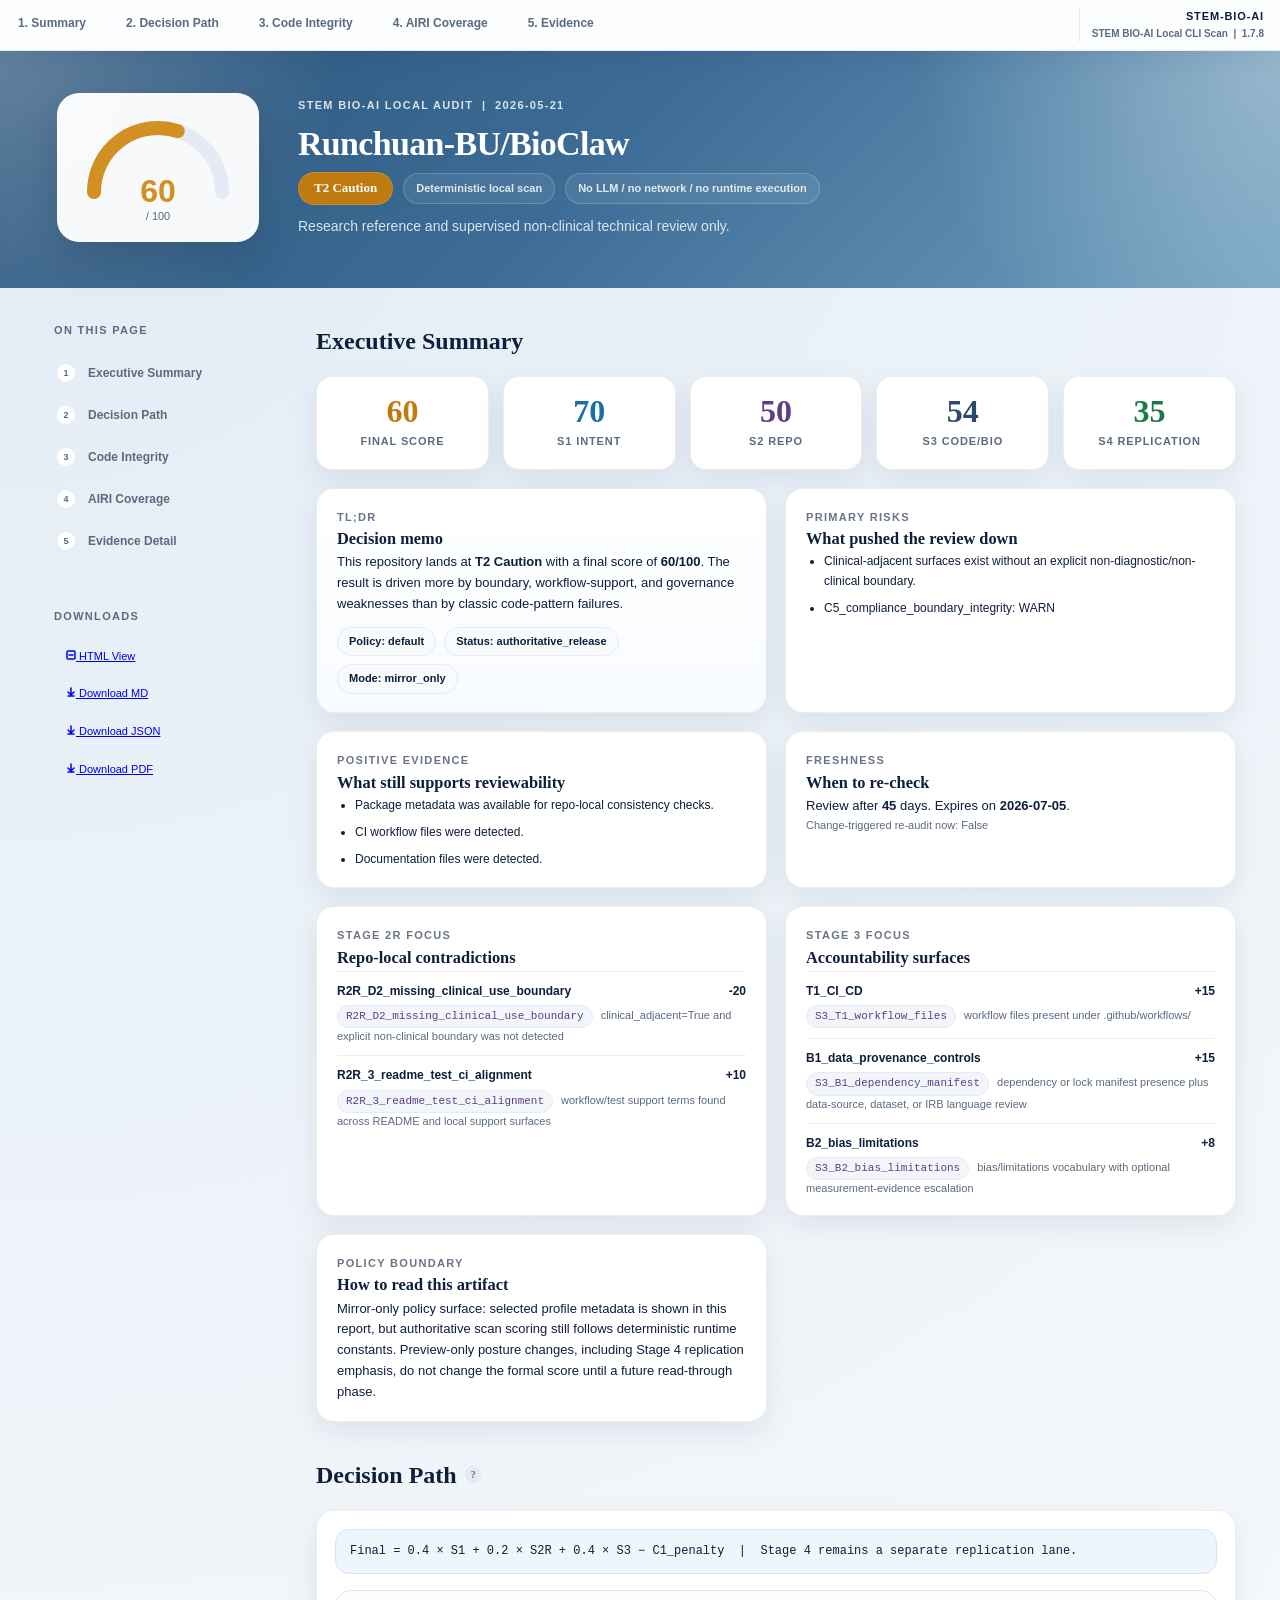
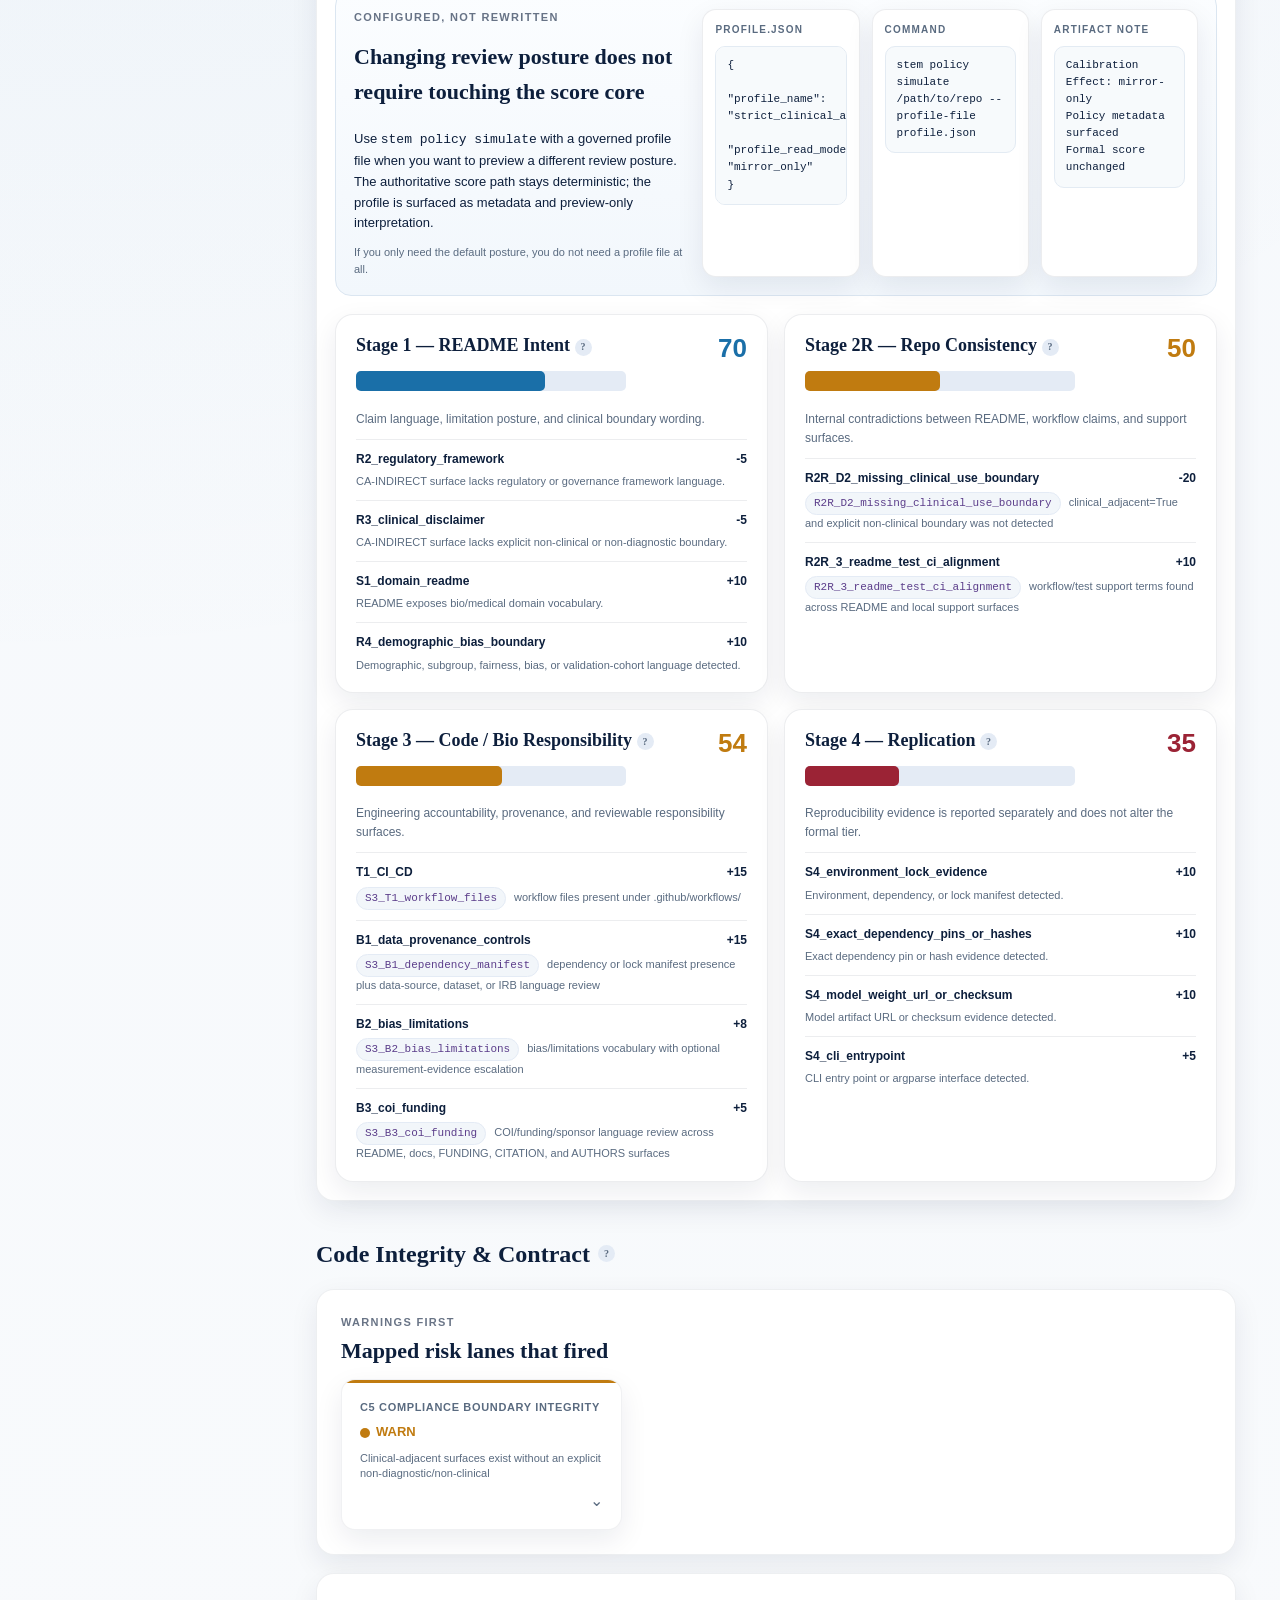
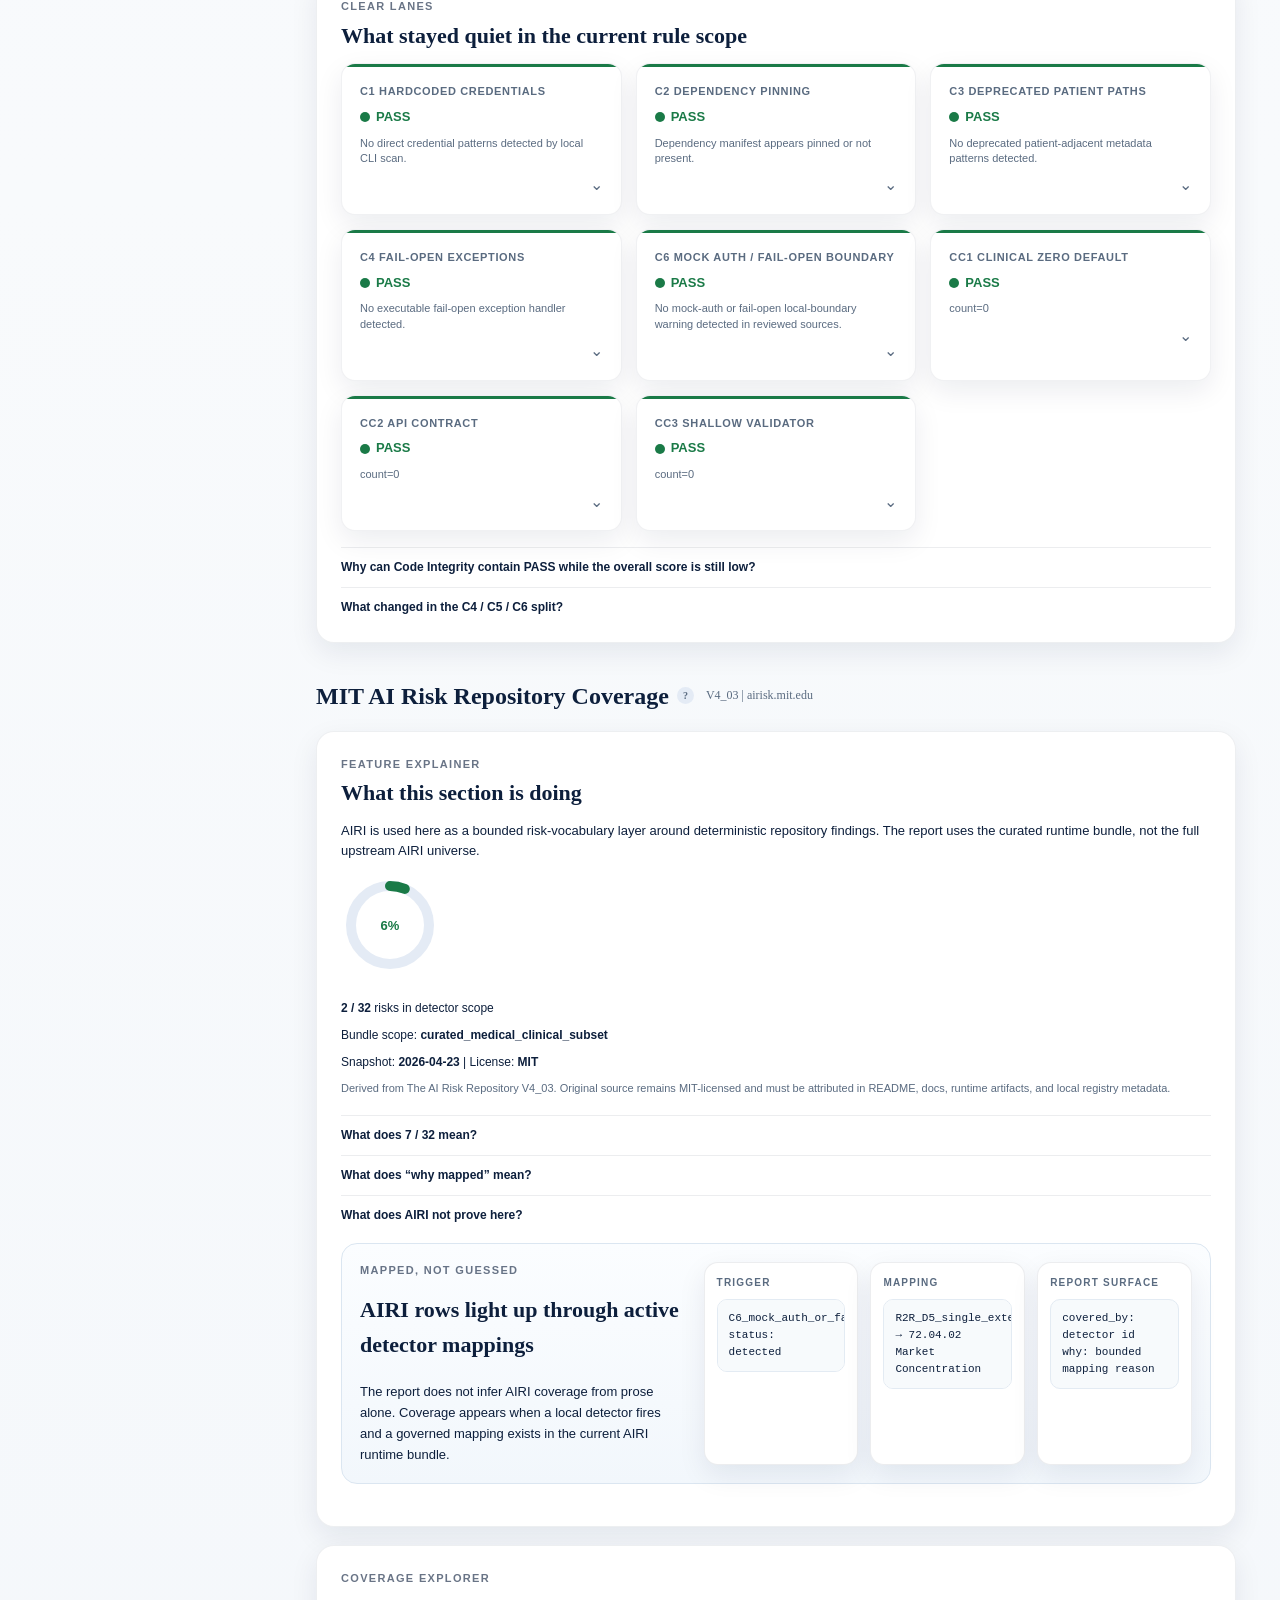
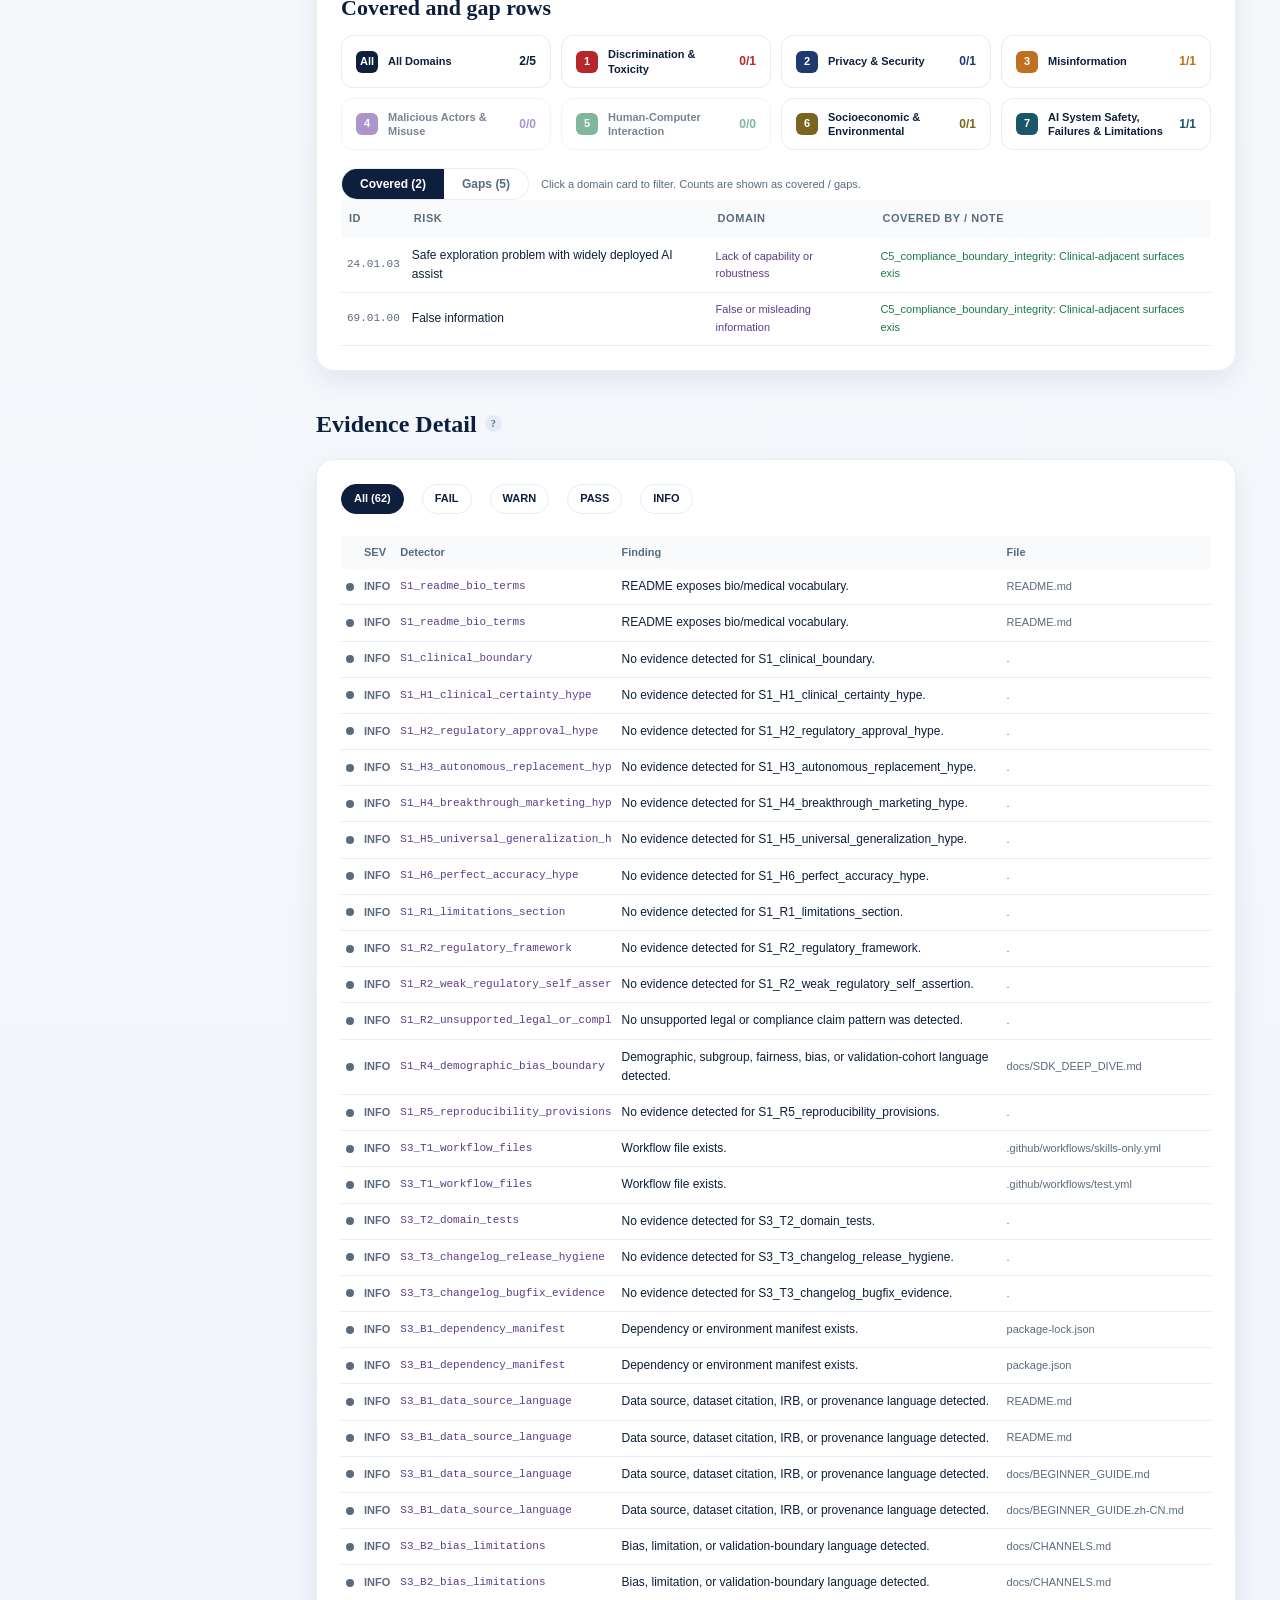
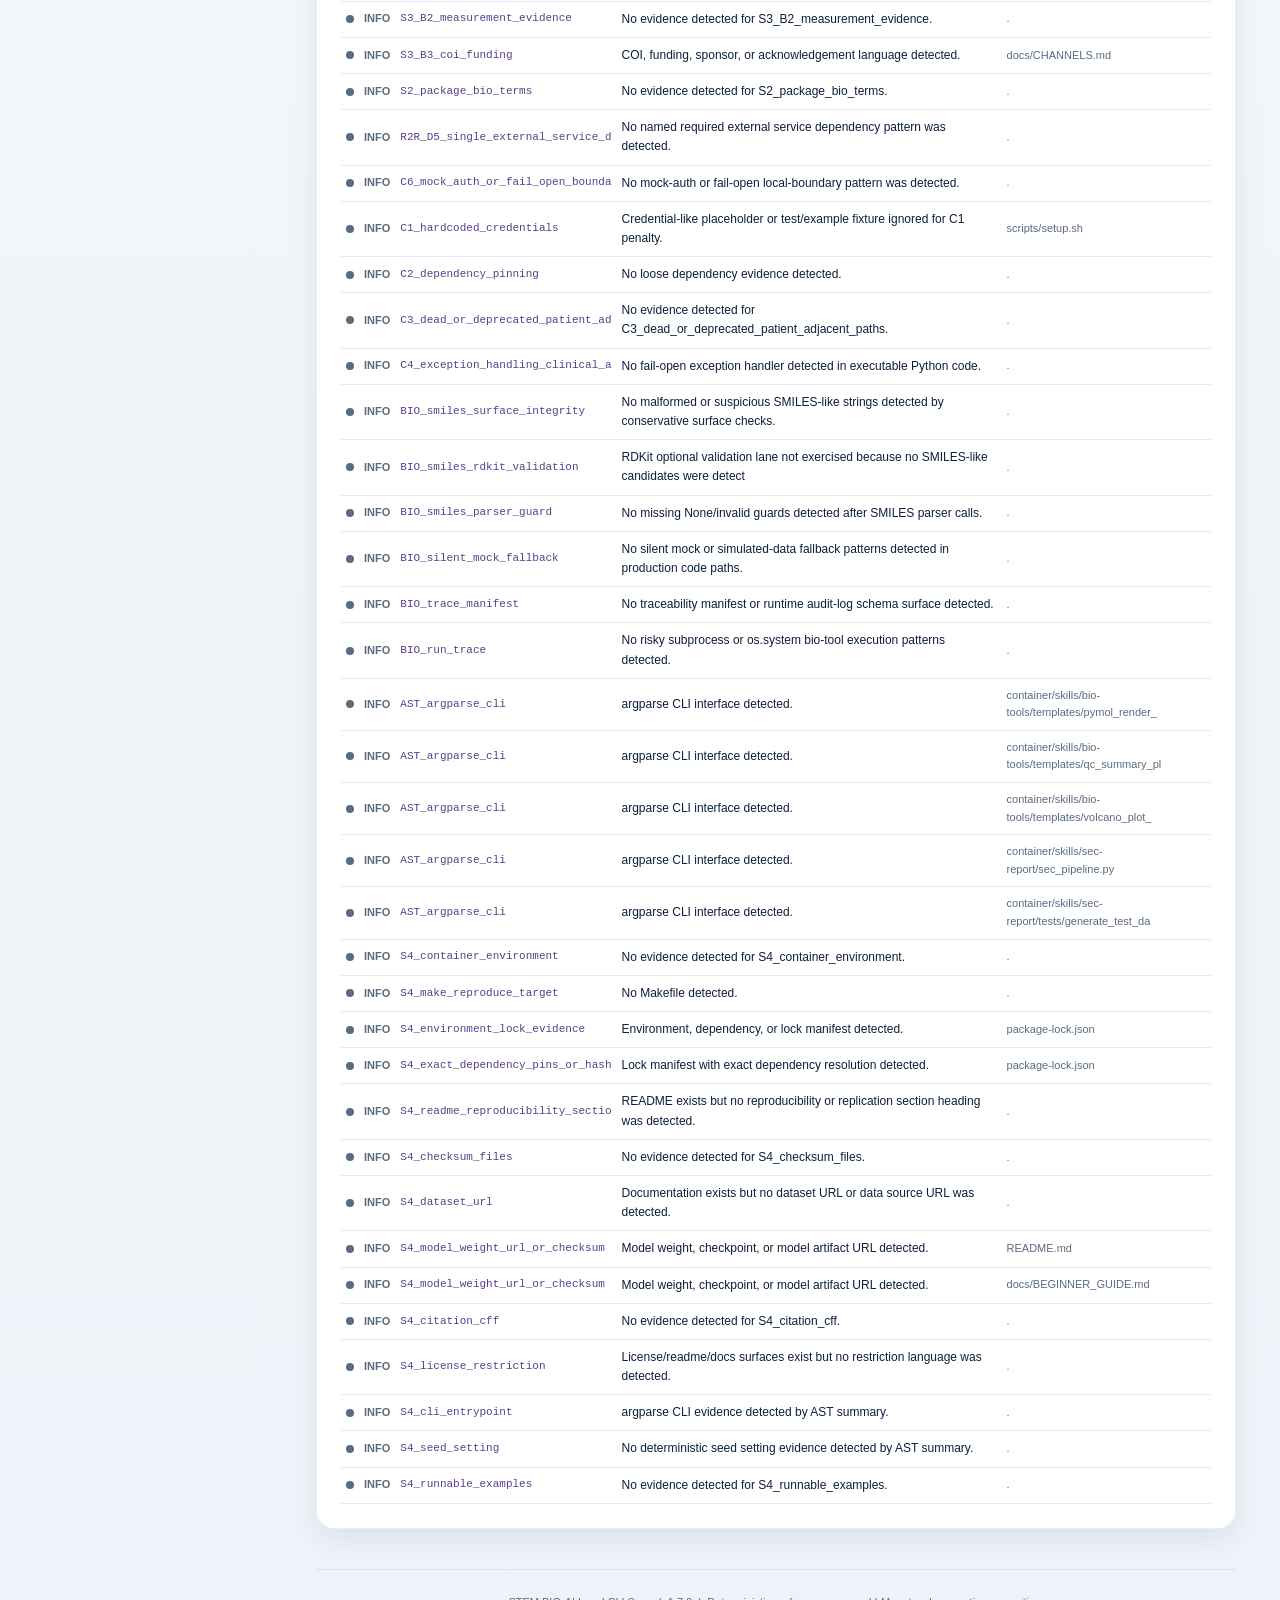
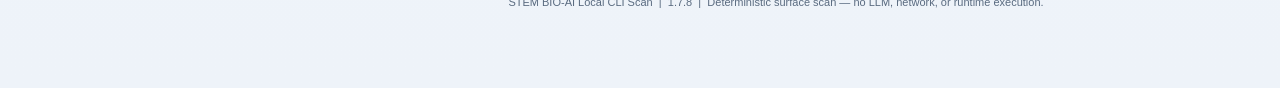
<file: bsc/bioclaw/2026-5-21/Runchuan-BU_BioClaw_report.html>
<!DOCTYPE html>
<html lang="en">
<head>
<meta charset="utf-8">
<meta name="viewport" content="width=device-width,initial-scale=1">
<title>STEM BIO-AI &mdash; Runchuan-BU/BioClaw</title>
<style>
:root{
  --navy:#0D1F3C;
  --teal:#1A6FA8;
  --green:#1A7A47;
  --amber:#C07B10;
  --red:#9B2335;
  --purple:#5B3D8A;
  --slate:#2D4A6E;
  --bg:#F8FAFC;
  --panel:#FFFFFF;
  --line:#E4EBF5;
  --muted:#5A6B80;
  --tier:#C07B10;
  --shadow-soft:0 10px 28px rgba(13,31,60,.08);
  --shadow-strong:0 20px 48px rgba(13,31,60,.16);
  --radius:18px;
}
*,*::before,*::after{box-sizing:border-box;margin:0;padding:0}
html{scroll-behavior:smooth}
body{
  font-family:"Segoe UI Variable Text","Segoe UI",ui-sans-serif,sans-serif;
  background:
    radial-gradient(circle at top left, rgba(26,111,168,.09), transparent 28%),
    linear-gradient(180deg, #f5f8fc 0%, #F8FAFC 42%, #eef3f9 100%);
  color:#0D1F3C;
  font-size:14px;
  line-height:1.6;
}
h1,h2,h3,.stage-name,.metric-value,.tier{
  font-family:"Iowan Old Style","Palatino Linotype","Book Antiqua",Georgia,serif;
}
.nav{
  position:sticky;top:0;z-index:60;
  background:rgba(255,255,255,.86);
  backdrop-filter:blur(14px);
  display:flex;justify-content:space-between;align-items:center;gap:16px;
  border-bottom:1px solid rgba(13,31,60,.08);
  box-shadow:0 8px 24px rgba(13,31,60,.06);
  padding-right:16px;
}
.nav-links{display:flex;gap:4px;overflow-x:auto;flex:1;min-width:0}
.nav-brand{display:grid;justify-items:end;flex-shrink:0;white-space:nowrap;padding-left:12px;border-left:1px solid rgba(13,31,60,.08)}
.nav-brand strong{font-size:11px;letter-spacing:.08em;color:#0D1F3C}
.nav-brand span{font-size:10px;color:#5A6B80;font-weight:700}
.nav-link{
  padding:14px 18px;color:#5A6B80;font-size:12px;font-weight:700;
  text-decoration:none;transition:color .2s,background .2s,border-color .2s;
  border-bottom:3px solid transparent;white-space:nowrap;
}
.nav-link:hover{color:#0D1F3C;background:rgba(13,31,60,.04);transform:translateY(-1px)}
.nav-link.active{color:#0D1F3C;border-bottom-color:#1A6FA8}
.hero{
  background:
    radial-gradient(circle at top right, rgba(255,255,255,.35), transparent 28%),
    radial-gradient(circle at top left, rgba(255,255,255,.26), transparent 26%),
    linear-gradient(135deg, #2B547B 0%, #3C6C96 46%, #6E9FBE 100%);
  color:#fff;
  padding:42px 48px 46px;
  display:grid;
  grid-template-columns:minmax(180px,220px) 1fr;
  gap:30px;
  align-items:center;
}
.hero-left{display:flex;justify-content:center}
.hero-right{display:flex;flex-direction:column;gap:10px}
.hero h1{font-size:34px;font-weight:700;line-height:1.1;letter-spacing:-.02em}
.hero-link{color:#fff;text-decoration:none;border-bottom:1px solid transparent}
.hero-link:hover{border-bottom-color:rgba(255,255,255,.72)}
.eyebrow{font-size:11px;font-weight:800;letter-spacing:.12em;text-transform:uppercase;color:rgba(13,31,60,.62)}
.hero .eyebrow{color:rgba(255,255,255,.82)}
.hero-gauge-card{
  background:rgba(255,255,255,.96);
  border:1px solid rgba(255,255,255,.45);
  border-radius:22px;
  padding:18px 20px 14px;
  box-shadow:0 18px 42px rgba(8,22,38,.18);
}
.hero-meta{display:flex;gap:10px;flex-wrap:wrap;align-items:center}
.tier{
  display:inline-block;background:#C07B10;color:#fff;font-size:13px;font-weight:700;
  padding:6px 16px;border-radius:999px;box-shadow:inset 0 0 0 1px rgba(255,255,255,.12);
}
.hero-chip{
  display:inline-flex;align-items:center;padding:6px 12px;border-radius:999px;
  border:1px solid rgba(255,255,255,.18);background:rgba(255,255,255,.08);
  color:rgba(255,255,255,.84);font-size:11px;font-weight:700;
}
.lede{font-size:14px;color:rgba(255,255,255,.82);max-width:720px}
.content{max-width:1180px;margin:0 auto;padding:34px 24px 54px}
section{margin-bottom:34px;scroll-margin-top:72px}
.s-title{font-size:24px;font-weight:700;color:#0D1F3C;margin-bottom:16px;display:flex;gap:8px;align-items:center;flex-wrap:wrap}
.subhead{font-size:22px;font-weight:700;color:#0D1F3C;margin:2px 0 10px}
.panel{
  background:#FFFFFF;
  border:1px solid rgba(13,31,60,.07);
  border-radius:var(--radius);
  padding:24px;
  box-shadow:var(--shadow-soft);
}
.panel:hover,
.metric-card:hover,
.memo-card:hover,
.stage-card:hover{
  box-shadow:var(--shadow-strong);
  transform:translateY(-2px);
}
.memo-grid{display:grid;grid-template-columns:repeat(12,1fr);gap:18px}
.integrity-stack,.airi-stack{display:grid;grid-template-columns:1fr;gap:18px}
.memo-card,.stage-card{
  background:#FFFFFF;
  border:1px solid rgba(13,31,60,.08);
  border-radius:var(--radius);
  padding:20px 20px 18px;
  box-shadow:var(--shadow-soft);
}
.memo-primary{background:linear-gradient(180deg,#ffffff 0%,#f8fbff 100%)}
.memo-card:nth-child(1){grid-column:span 6}
.memo-card:nth-child(2),.memo-card:nth-child(3),.memo-card:nth-child(4){grid-column:span 6}
.memo-text{font-size:13px;color:#0D1F3C}
.memo-note,.muted-note,.muted{font-size:11px;color:#5A6B80;line-height:1.5}
.memo-list{padding-left:18px;display:grid;gap:8px;font-size:12px;color:#0D1F3C}
.pill-row{display:flex;gap:8px;flex-wrap:wrap;margin-top:12px}
.pill{display:inline-flex;align-items:center;padding:5px 11px;border-radius:999px;background:#F8FAFC;border:1px solid #E4EBF5;font-size:11px;font-weight:700;color:#0D1F3C}
.metric-grid{display:grid;grid-template-columns:repeat(5,minmax(0,1fr));gap:14px;margin-bottom:18px}
.metric-card{
  background:#FFFFFF;border:1px solid rgba(13,31,60,.08);border-radius:16px;
  padding:18px 16px;box-shadow:var(--shadow-soft);text-align:center
}
.metric-value{font-size:32px;font-weight:700;line-height:1;margin-bottom:6px}
.metric-label{font-size:11px;color:#5A6B80;font-weight:800;text-transform:uppercase;letter-spacing:.08em}
.alert-t0{background:#9B2335;color:#fff;padding:15px 18px;border-radius:14px;margin-bottom:18px;font-weight:700;box-shadow:var(--shadow-soft)}
.decision-panel{padding:18px}
.formula-banner{
  margin-bottom:16px;padding:12px 14px;border-radius:14px;background:#eef5fb;
  border:1px solid #d7e5f4;font-size:12px;color:#0D1F3C;font-family:"Consolas","SFMono-Regular",monospace
}
.config-pattern{
  display:grid;
  grid-template-columns:minmax(0,1.2fr) minmax(0,1.8fr);
  gap:18px;
  margin-bottom:18px;
  padding:18px;
  border-radius:16px;
  background:linear-gradient(180deg,#fbfdff 0%,#f2f7fc 100%);
  border:1px solid #dbe6f1;
}
.config-copy{display:grid;gap:10px;align-content:start}
.config-grid{display:grid;grid-template-columns:repeat(3,minmax(0,1fr));gap:12px}
.config-card{
  background:#FFFFFF;
  border:1px solid rgba(13,31,60,.08);
  border-radius:14px;
  padding:12px;
  box-shadow:var(--shadow-soft);
}
.config-label{
  font-size:10px;
  font-weight:800;
  letter-spacing:.12em;
  text-transform:uppercase;
  color:#5A6B80;
  margin-bottom:8px;
}
.config-code{
  font-family:"Consolas","SFMono-Regular",monospace;
  font-size:11px;
  line-height:1.55;
  white-space:pre-wrap;
  color:#0D1F3C;
  background:#f7fafc;
  border:1px solid #e3ebf3;
  border-radius:10px;
  padding:10px 11px;
  overflow:auto;
}
.stage-deck{display:grid;grid-template-columns:repeat(2,minmax(0,1fr));gap:16px}
.stage-card-top{display:flex;justify-content:space-between;align-items:flex-start;gap:10px;margin-bottom:10px}
.stage-name{font-size:18px;font-weight:700;color:#0D1F3C;line-height:1.2}
.stage-value{font-size:26px;font-weight:700;line-height:1}
.stage-summary{font-size:12px;color:#5A6B80;margin:12px 0 10px}
.focus-list{list-style:none;display:grid;gap:10px}
.focus-line{padding-top:10px;border-top:1px solid rgba(13,31,60,.08)}
.focus-top{display:flex;justify-content:space-between;gap:12px;align-items:baseline;margin-bottom:4px}
.focus-key{font-size:12px;font-weight:700;color:#0D1F3C}
.focus-score{font-size:12px;font-weight:800;color:#0D1F3C}
.focus-detail{font-size:11px;color:#5A6B80;line-height:1.55}
.focus-detector{display:inline-flex;margin-right:8px;padding:2px 8px;border-radius:999px;background:#f2f6fa;border:1px solid #E4EBF5;font-family:"Consolas","SFMono-Regular",monospace;color:#5B3D8A}
.card-grid{display:grid;grid-template-columns:repeat(auto-fill,minmax(250px,1fr));gap:14px}
.card{background:#FFFFFF;border-radius:14px;box-shadow:var(--shadow-soft);cursor:pointer;transition:box-shadow .2s,transform .15s;overflow:hidden;outline:none;border:1px solid rgba(13,31,60,.06)}
.card:hover{box-shadow:var(--shadow-strong);transform:translateY(-2px)}
.card:focus{box-shadow:0 0 0 3px rgba(26,111,168,.2)}
.card.expanded{box-shadow:var(--shadow-strong)}
.card.expanded .caret{transform:rotate(180deg)}
.caret{display:block;transition:transform .2s}
.faq-block{display:grid;gap:10px;margin-top:16px}
.faq-item{border-top:1px solid rgba(13,31,60,.08);padding-top:10px}
.faq-item summary{cursor:pointer;font-size:12px;font-weight:800;color:#0D1F3C;list-style:none}
.faq-item summary::-webkit-details-marker{display:none}
.faq-item p{margin-top:8px;font-size:12px;color:#5A6B80}
.tip-icon{display:inline-flex;align-items:center;justify-content:center;width:17px;height:17px;border-radius:50%;background:#E4EBF5;color:#5A6B80;font-size:10px;font-weight:800;cursor:help;position:relative;flex-shrink:0;vertical-align:middle}
[data-tooltip]{position:relative}
[data-tooltip]::after{
  content:attr(data-tooltip);position:absolute;bottom:calc(100% + 8px);left:50%;transform:translateX(-50%);
  background:#0D1F3C;color:#fff;padding:9px 12px;border-radius:10px;font-size:11px;line-height:1.45;white-space:normal;
  max-width:280px;width:max-content;opacity:0;pointer-events:none;transition:opacity .2s;z-index:200;text-align:left;
  font-weight:500;box-shadow:0 10px 28px rgba(0,0,0,.25)
}
[data-tooltip]:hover::after,[data-tooltip]:focus::after{opacity:1}
.toggle-row{display:flex;align-items:center;gap:12px;flex-wrap:wrap}
.toggle-group{display:flex;border:1px solid #E4EBF5;border-radius:999px;overflow:hidden;width:fit-content;background:#FFFFFF}
.toggle-btn{padding:8px 18px;font-size:12px;font-weight:800;color:#5A6B80;background:#FFFFFF;border:none;cursor:pointer;transition:all .2s}
.toggle-btn:hover{background:#F8FAFC}
.toggle-btn.active{background:#0D1F3C;color:#fff}
.risk-item{padding:12px 15px;border-left:4px solid #C07B10;margin-bottom:10px;background:#FFFFFF;border-radius:0 10px 10px 0;font-size:12px;color:#0D1F3C;line-height:1.5;transition:border-color .2s,box-shadow .2s}
.risk-item:hover{border-left-color:#9B2335;box-shadow:0 2px 8px rgba(0,0,0,.08)}
.domain-grid{display:grid;grid-template-columns:repeat(auto-fill,minmax(180px,1fr));gap:10px;margin-bottom:18px}
.domain-card{display:flex;align-items:center;gap:10px;padding:11px 14px;background:#FFFFFF;border:1.5px solid #E4EBF5;border-radius:12px;transition:border-color .15s,box-shadow .15s;user-select:none}
.domain-card:hover{border-color:#1A6FA8;box-shadow:var(--shadow-strong);transform:translateY(-2px)}
.domain-card.domain-active{border-color:var(--d-color,#1A6FA8);box-shadow:0 0 0 3px color-mix(in srgb,var(--d-color,#1A6FA8) 18%,transparent)}
.domain-num{display:inline-flex;align-items:center;justify-content:center;width:22px;height:22px;border-radius:6px;color:#fff;font-size:11px;font-weight:800;flex-shrink:0}
.domain-label{font-size:11px;color:#0D1F3C;font-weight:700;flex:1;line-height:1.3}
.domain-cnt{font-size:12px;font-weight:800;flex-shrink:0}
.airi-tag{font-size:12px;color:#5A6B80;font-weight:500;margin-left:4px}
.airi-kpi{display:flex;gap:18px;align-items:center;flex-wrap:wrap;margin-top:14px}
.airi-copy{display:grid;gap:8px;min-width:240px}
.metric-inline{font-size:12px;color:#0D1F3C}
.airi-table{width:100%;border-collapse:collapse}
.airi-table th{padding:10px 8px;font-size:11px;text-align:left;color:#5A6B80;background:#F8FAFC;font-weight:800;text-transform:uppercase;letter-spacing:.05em}
.airi-table tr:hover{background:#F8FAFC}
.ev-row{transition:background .15s;cursor:default}
.ev-row:hover{background:#F8FAFC}
.filter-chip{display:inline-flex;align-items:center;padding:5px 12px;border-radius:999px;font-size:11px;font-weight:800;cursor:pointer;border:1px solid #E4EBF5;margin:0 6px 8px 0;transition:all .15s;background:#FFFFFF;user-select:none}
.filter-chip.active{background:#0D1F3C;color:#fff;border-color:#0D1F3C}
.filter-chip:hover:not(.active){background:#F8FAFC}
.footer{font-size:11px;color:#5A6B80;text-align:center;padding:24px 0;border-top:1px solid rgba(13,31,60,.08);margin-top:40px}
@media(max-width:1000px){
  .metric-grid{grid-template-columns:repeat(3,minmax(0,1fr))}
  .stage-deck{grid-template-columns:1fr}
  .memo-card,.memo-card:nth-child(1),.memo-card:nth-child(2),.memo-card:nth-child(3),.memo-card:nth-child(4){grid-column:span 12}
  .config-pattern{grid-template-columns:1fr}
  .config-grid{grid-template-columns:1fr}
}
@media(max-width:760px){
  .hero{padding:28px 22px;grid-template-columns:1fr}
  .content{padding:24px 14px 42px}
  .nav{padding-right:10px}
  .nav-brand{display:none}
  .nav-link{padding:12px 12px;font-size:11px}
  .metric-grid{grid-template-columns:repeat(2,minmax(0,1fr))}
}
@media(max-width:520px){
  .metric-grid{grid-template-columns:1fr}
  .s-title{font-size:21px}
  .hero h1{font-size:28px}
}
/* 2-Column Layout for Reports */
.report-layout {
  max-width: 1240px;
  margin: 0 auto;
  display: grid;
  grid-template-columns: 240px 1fr;
  gap: 32px;
  padding: 34px 24px 54px;
}
.report-sidebar {
  position: sticky;
  top: 80px;
  height: calc(100vh - 120px);
  overflow-y: auto;
  scrollbar-width: none;
}
.report-sidebar::-webkit-scrollbar { display: none; }
.report-content {
  min-width: 0;
}

/* Book TOC Sidebar Styles */
.toc-title {
  font-size: 11px;
  font-weight: 800;
  text-transform: uppercase;
  letter-spacing: .12em;
  color: var(--muted);
  margin-bottom: 16px;
  padding-left: 10px;
}
.toc-list {
  list-style: none;
  display: flex;
  flex-direction: column;
  gap: 6px;
}
.toc-item {
  display: flex;
  align-items: center;
  gap: 12px;
  padding: 8px 12px;
  border-radius: 10px;
  color: var(--muted);
  text-decoration: none;
  font-size: 12px;
  font-weight: 700;
  transition: all .2s ease;
}
.toc-item:hover {
  background: rgba(13,31,60,.04);
  color: var(--navy);
}
.toc-item.active {
  background: var(--navy);
  color: #fff;
}
.toc-number {
  display: inline-flex;
  align-items: center;
  justify-content: center;
  width: 20px;
  height: 20px;
  border-radius: 50%;
  font-size: 9px;
  font-weight: 800;
  border: 1.5px solid #E4EBF5;
  background: #fff;
  color: var(--muted);
  transition: all .2s;
  flex-shrink: 0;
}
.toc-item.active .toc-number {
  border-color: #fff;
  background: #fff;
  color: var(--navy);
}
.toc-item:hover .toc-number {
  border-color: var(--teal);
  color: var(--teal);
}
.toc-text {
  white-space: nowrap;
  overflow: hidden;
  text-overflow: ellipsis;
}

@media(max-width:1024px){
  .report-layout {
    grid-template-columns: 1fr;
    gap: 0;
    padding: 24px 16px 42px;
  }
  .report-sidebar {
    display: none;
  }
}
</style>
</head>
<body>
<nav class="nav" aria-label="Report sections"><div class="nav-links"><a href="#s1" class="nav-link">1. Summary</a><a href="#s2" class="nav-link">2. Decision Path</a><a href="#s3" class="nav-link">3. Code Integrity</a><a href="#s4" class="nav-link">4. AIRI Coverage</a><a href="#s5" class="nav-link">5. Evidence</a></div><div class="nav-brand"><strong>STEM-BIO-AI</strong><span>STEM BIO-AI Local CLI Scan &nbsp;|&nbsp; 1.7.8</span></div></nav>
<header class="hero"><div class="hero-left"><div class="hero-gauge-card"><svg width="160" height="108" viewBox="0 0 160 108" aria-label="Score gauge: 60/100"><path d="M 16,80 A 64,64 0 0,1 144,80" fill="none" stroke="#E4EBF5" stroke-width="14" stroke-linecap="round"/><path d="M 16,80 A 64,64 0 0,1 99.78,19.13" fill="none" stroke="#D28F22" stroke-width="14" stroke-linecap="round"/><text x="80" y="90" text-anchor="middle" font-size="32" font-weight="700" fill="#D28F22">60</text><text x="80" y="108" text-anchor="middle" font-size="11" fill="#5A6B80">/ 100</text></svg></div></div><div class="hero-right"><div class="eyebrow">STEM BIO-AI Local Audit &nbsp;|&nbsp; 2026-05-21</div><h1><a href="https://github.com/Runchuan-BU/BioClaw" class="hero-link" target="_blank" rel="noopener noreferrer">Runchuan-BU/BioClaw</a></h1><div class="hero-meta"><span class="tier">T2 Caution</span><span class="hero-chip">Deterministic local scan</span><span class="hero-chip">No LLM / no network / no runtime execution</span></div><p class="lede">Research reference and supervised non-clinical technical review only.</p></div></header>
<!-- ── REPORT LAYOUT ────────────────────────────────────────────────── -->
<div class="report-layout">

  <!-- ── BOOK TOC SIDEBAR ───────────────────────────────────────────── -->
  <aside class="report-sidebar">
    <div class="toc-title">On This Page</div>
    <ol class="toc-list">
      <li>
        <a href="#s1" class="toc-item active" id="toc-link-s1">
          <span class="toc-number">1</span>
          <span class="toc-text">Executive Summary</span>
        </a>
      </li>
      <li>
        <a href="#s2" class="toc-item" id="toc-link-s2">
          <span class="toc-number">2</span>
          <span class="toc-text">Decision Path</span>
        </a>
      </li>
      <li>
        <a href="#s3" class="toc-item" id="toc-link-s3">
          <span class="toc-number">3</span>
          <span class="toc-text">Code Integrity</span>
        </a>
      </li>
      <li>
        <a href="#s4" class="toc-item" id="toc-link-s4">
          <span class="toc-number">4</span>
          <span class="toc-text">AIRI Coverage</span>
        </a>
      </li>
      <li>
        <a href="#s5" class="toc-item" id="toc-link-s5">
          <span class="toc-number">5</span>
          <span class="toc-text">Evidence Detail</span>
        </a>
      </li>
    </ol>

    <div class="toc-title" style="margin-top: 28px; padding-top: 20px; border-top: 1px solid rgba(255,255,255,.06);">Downloads</div>
    <div style="display: flex; flex-direction: column; gap: 8px; padding: 0 10px;">
      <a class="fh-dl-link fh-primary" href="Runchuan-BU_BioClaw_report.html" style="justify-content: center; font-size: 11px; padding: 6px 12px; font-family: inherit;">
        <svg width="10" height="10" viewBox="0 0 10 10" fill="none" stroke="currentColor" stroke-width="1.5"><rect x="1" y="1" width="8" height="8" rx="1"/><path d="M3 5h4" stroke-linecap="round"/></svg>
        <span>HTML View</span>
      </a>
      <a class="fh-dl-link" href="Runchuan-BU_BioClaw_report.md" download style="justify-content: center; font-size: 11px; padding: 6px 12px; font-family: inherit;">
        <svg width="10" height="10" viewBox="0 0 10 10" fill="none" stroke="currentColor" stroke-width="1.5"><path d="M5 1v6M2 5l3 3 3-3M2 9h6" stroke-linecap="round" stroke-linejoin="round"/></svg>
        <span>Download MD</span>
      </a>
      <a class="fh-dl-link" href="Runchuan-BU_BioClaw_experiment_results.json" download style="justify-content: center; font-size: 11px; padding: 6px 12px; font-family: inherit;">
        <svg width="10" height="10" viewBox="0 0 10 10" fill="none" stroke="currentColor" stroke-width="1.5"><path d="M5 1v6M2 5l3 3 3-3M2 9h6" stroke-linecap="round" stroke-linejoin="round"/></svg>
        <span>Download JSON</span>
      </a>
      <a class="fh-dl-link" href="Runchuan-BU_BioClaw_detailed_7p.pdf" download style="justify-content: center; font-size: 11px; padding: 6px 12px; font-family: inherit;">
        <svg width="10" height="10" viewBox="0 0 10 10" fill="none" stroke="currentColor" stroke-width="1.5"><path d="M5 1v6M2 5l3 3 3-3M2 9h6" stroke-linecap="round" stroke-linejoin="round"/></svg>
        <span>Download PDF</span>
      </a>
    </div>
  </aside>

  <!-- ── MAIN REPORT CONTENT ────────────────────────────────────────── -->
  <div class="report-content">
<section id="s1"><h2 class="s-title">Executive Summary</h2><div class="metric-grid"><div class="metric-card"><div class="metric-value" style="color:#C07B10">60</div><div class="metric-label">Final Score</div></div><div class="metric-card"><div class="metric-value" style="color:#1A6FA8">70</div><div class="metric-label">S1 Intent</div></div><div class="metric-card"><div class="metric-value" style="color:#5B3D8A">50</div><div class="metric-label">S2 Repo</div></div><div class="metric-card"><div class="metric-value" style="color:#2D4A6E">54</div><div class="metric-label">S3 Code/Bio</div></div><div class="metric-card"><div class="metric-value" style="color:#1A7A47">35</div><div class="metric-label">S4 Replication</div></div></div><div class="memo-grid"><article class="memo-card memo-primary"><div class="eyebrow">TL;DR</div><h3>Decision memo</h3><p class="memo-text">This repository lands at <strong>T2 Caution</strong> with a final score of <strong>60/100</strong>. The result is driven more by boundary, workflow-support, and governance weaknesses than by classic code-pattern failures.</p><div class="pill-row"><span class="pill">Policy: default</span><span class="pill">Status: authoritative_release</span><span class="pill">Mode: mirror_only</span></div></article><article class="memo-card"><div class="eyebrow">Primary Risks</div><h3>What pushed the review down</h3><ul class="memo-list"><li>Clinical-adjacent surfaces exist without an explicit non-diagnostic/non-clinical boundary.</li><li>C5_compliance_boundary_integrity: WARN</li></ul></article><article class="memo-card"><div class="eyebrow">Positive Evidence</div><h3>What still supports reviewability</h3><ul class="memo-list"><li>Package metadata was available for repo-local consistency checks.</li><li>CI workflow files were detected.</li><li>Documentation files were detected.</li></ul></article><article class="memo-card"><div class="eyebrow">Freshness</div><h3>When to re-check</h3><p class="memo-text">Review after <strong>45</strong> days. Expires on <strong>2026-07-05</strong>.</p><p class="memo-note">Change-triggered re-audit now: False</p></article></div><div class="memo-grid" style="margin-top:18px"><article class="memo-card"><div class="eyebrow">Stage 2R Focus</div><h3>Repo-local contradictions</h3><ul class="focus-list"><li class="focus-line"><div class="focus-top"><span class="focus-key">R2R_D2_missing_clinical_use_boundary</span><span class="focus-score">-20</span></div><div class="focus-detail"><span class="focus-detector">R2R_D2_missing_clinical_use_boundary</span>clinical_adjacent=True and explicit non-clinical boundary was not detected</div></li><li class="focus-line"><div class="focus-top"><span class="focus-key">R2R_3_readme_test_ci_alignment</span><span class="focus-score">+10</span></div><div class="focus-detail"><span class="focus-detector">R2R_3_readme_test_ci_alignment</span>workflow/test support terms found across README and local support surfaces</div></li></ul></article><article class="memo-card"><div class="eyebrow">Stage 3 Focus</div><h3>Accountability surfaces</h3><ul class="focus-list"><li class="focus-line"><div class="focus-top"><span class="focus-key">T1_CI_CD</span><span class="focus-score">+15</span></div><div class="focus-detail"><span class="focus-detector">S3_T1_workflow_files</span>workflow files present under .github/workflows/</div></li><li class="focus-line"><div class="focus-top"><span class="focus-key">B1_data_provenance_controls</span><span class="focus-score">+15</span></div><div class="focus-detail"><span class="focus-detector">S3_B1_dependency_manifest</span>dependency or lock manifest presence plus data-source, dataset, or IRB language review</div></li><li class="focus-line"><div class="focus-top"><span class="focus-key">B2_bias_limitations</span><span class="focus-score">+8</span></div><div class="focus-detail"><span class="focus-detector">S3_B2_bias_limitations</span>bias/limitations vocabulary with optional measurement-evidence escalation</div></li></ul></article><article class="memo-card"><div class="eyebrow">Policy Boundary</div><h3>How to read this artifact</h3><p class="memo-text">Mirror-only policy surface: selected profile metadata is shown in this report, but authoritative scan scoring still follows deterministic runtime constants. Preview-only posture changes, including Stage 4 replication emphasis, do not change the formal score until a future read-through phase.</p></article></div></section>
<section id="s2"><h2 class="s-title">Decision Path <span class="tip-icon" data-tooltip="This section explains where the score came from, with rubric-level movement and detector-linked rationale where available." tabindex="0">?</span></h2><div class="panel decision-panel"><div class="formula-banner">Final = 0.4 × S1 + 0.2 × S2R + 0.4 × S3 − C1_penalty &nbsp;|&nbsp; Stage 4 remains a separate replication lane.</div><div class="config-pattern"><div class="config-copy"><div class="eyebrow">Configured, Not Rewritten</div><h3 class="subhead">Changing review posture does not require touching the score core</h3><p class="memo-text">Use <code>stem policy simulate</code> with a governed profile file when you want to preview a different review posture. The authoritative score path stays deterministic; the profile is surfaced as metadata and preview-only interpretation.</p><p class="memo-note">If you only need the default posture, you do not need a profile file at all.</p></div><div class="config-grid"><article class="config-card"><div class="config-label">profile.json</div><pre class="config-code">{
  "profile_name": "strict_clinical_adjacency",
  "profile_read_mode": "mirror_only"
}</pre></article><article class="config-card"><div class="config-label">command</div><pre class="config-code">stem policy simulate /path/to/repo --profile-file profile.json</pre></article><article class="config-card"><div class="config-label">artifact note</div><pre class="config-code">Calibration Effect: mirror-only
Policy metadata surfaced
Formal score unchanged</pre></article></div></div><div class="stage-deck"><article class="stage-card"><div class="stage-card-top"><div class="stage-name">Stage 1 — README Intent <span class="tip-icon" data-tooltip="Stage 1: Scans README/docs for hype language, overconfidence claims, and missing clinical disclaimers." tabindex="0">?</span></div><div class="stage-value" style="color:#1A6FA8">70</div></div><svg width="270" height="20" viewBox="0 0 270 20"><rect width="270" height="20" rx="5" fill="#E4EBF5"/><rect width="189" height="20" rx="5" fill="#1A6FA8"/></svg><p class="stage-summary">Claim language, limitation posture, and clinical boundary wording.</p><ul class="focus-list"><li class="focus-line"><div class="focus-top"><span class="focus-key">R2_regulatory_framework</span><span class="focus-score">-5</span></div><div class="focus-detail">CA-INDIRECT surface lacks regulatory or governance framework language.</div></li><li class="focus-line"><div class="focus-top"><span class="focus-key">R3_clinical_disclaimer</span><span class="focus-score">-5</span></div><div class="focus-detail">CA-INDIRECT surface lacks explicit non-clinical or non-diagnostic boundary.</div></li><li class="focus-line"><div class="focus-top"><span class="focus-key">S1_domain_readme</span><span class="focus-score">+10</span></div><div class="focus-detail">README exposes bio/medical domain vocabulary.</div></li><li class="focus-line"><div class="focus-top"><span class="focus-key">R4_demographic_bias_boundary</span><span class="focus-score">+10</span></div><div class="focus-detail">Demographic, subgroup, fairness, bias, or validation-cohort language detected.</div></li></ul></article><article class="stage-card"><div class="stage-card-top"><div class="stage-name">Stage 2R — Repo Consistency <span class="tip-icon" data-tooltip="Stage 2R: Cross-checks API names advertised in README against actual code exports and __all__ lists." tabindex="0">?</span></div><div class="stage-value" style="color:#C07B10">50</div></div><svg width="270" height="20" viewBox="0 0 270 20"><rect width="270" height="20" rx="5" fill="#E4EBF5"/><rect width="135" height="20" rx="5" fill="#C07B10"/></svg><p class="stage-summary">Internal contradictions between README, workflow claims, and support surfaces.</p><ul class="focus-list"><li class="focus-line"><div class="focus-top"><span class="focus-key">R2R_D2_missing_clinical_use_boundary</span><span class="focus-score">-20</span></div><div class="focus-detail"><span class="focus-detector">R2R_D2_missing_clinical_use_boundary</span>clinical_adjacent=True and explicit non-clinical boundary was not detected</div></li><li class="focus-line"><div class="focus-top"><span class="focus-key">R2R_3_readme_test_ci_alignment</span><span class="focus-score">+10</span></div><div class="focus-detail"><span class="focus-detector">R2R_3_readme_test_ci_alignment</span>workflow/test support terms found across README and local support surfaces</div></li></ul></article><article class="stage-card"><div class="stage-card-top"><div class="stage-name">Stage 3 — Code / Bio Responsibility <span class="tip-icon" data-tooltip="Stage 3: AST scan for clinical safety patterns: PII validators, exception handling, dependency pinning." tabindex="0">?</span></div><div class="stage-value" style="color:#C07B10">54</div></div><svg width="270" height="20" viewBox="0 0 270 20"><rect width="270" height="20" rx="5" fill="#E4EBF5"/><rect width="146" height="20" rx="5" fill="#C07B10"/></svg><p class="stage-summary">Engineering accountability, provenance, and reviewable responsibility surfaces.</p><ul class="focus-list"><li class="focus-line"><div class="focus-top"><span class="focus-key">T1_CI_CD</span><span class="focus-score">+15</span></div><div class="focus-detail"><span class="focus-detector">S3_T1_workflow_files</span>workflow files present under .github/workflows/</div></li><li class="focus-line"><div class="focus-top"><span class="focus-key">B1_data_provenance_controls</span><span class="focus-score">+15</span></div><div class="focus-detail"><span class="focus-detector">S3_B1_dependency_manifest</span>dependency or lock manifest presence plus data-source, dataset, or IRB language review</div></li><li class="focus-line"><div class="focus-top"><span class="focus-key">B2_bias_limitations</span><span class="focus-score">+8</span></div><div class="focus-detail"><span class="focus-detector">S3_B2_bias_limitations</span>bias/limitations vocabulary with optional measurement-evidence escalation</div></li><li class="focus-line"><div class="focus-top"><span class="focus-key">B3_coi_funding</span><span class="focus-score">+5</span></div><div class="focus-detail"><span class="focus-detector">S3_B3_coi_funding</span>COI/funding/sponsor language review across README, docs, FUNDING, CITATION, and AUTHORS surfaces</div></li></ul></article><article class="stage-card"><div class="stage-card-top"><div class="stage-name">Stage 4 — Replication <span class="tip-icon" data-tooltip="Stage 4: Evaluates reproducibility artifacts: seed fixation, dataset pinning, environment lock files." tabindex="0">?</span></div><div class="stage-value" style="color:#9B2335">35</div></div><svg width="270" height="20" viewBox="0 0 270 20"><rect width="270" height="20" rx="5" fill="#E4EBF5"/><rect width="94" height="20" rx="5" fill="#9B2335"/></svg><p class="stage-summary">Reproducibility evidence is reported separately and does not alter the formal tier.</p><ul class="focus-list"><li class="focus-line"><div class="focus-top"><span class="focus-key">S4_environment_lock_evidence</span><span class="focus-score">+10</span></div><div class="focus-detail">Environment, dependency, or lock manifest detected.</div></li><li class="focus-line"><div class="focus-top"><span class="focus-key">S4_exact_dependency_pins_or_hashes</span><span class="focus-score">+10</span></div><div class="focus-detail">Exact dependency pin or hash evidence detected.</div></li><li class="focus-line"><div class="focus-top"><span class="focus-key">S4_model_weight_url_or_checksum</span><span class="focus-score">+10</span></div><div class="focus-detail">Model artifact URL or checksum evidence detected.</div></li><li class="focus-line"><div class="focus-top"><span class="focus-key">S4_cli_entrypoint</span><span class="focus-score">+5</span></div><div class="focus-detail">CLI entry point or argparse interface detected.</div></li></ul></article></div></div></section>
<section id="s3"><h2 class="s-title">Code Integrity &amp; Contract <span class="tip-icon" data-tooltip="C1-C6: static code and governance checks. CC1-CC3: Layer 2 AST contract detectors. PASS means no mapped trigger was detected in the current rule scope, not that the whole repository is mature." tabindex="0">?</span></h2><div class="integrity-stack"><div class="panel"><div class="eyebrow">Warnings First</div><h3 class="subhead">Mapped risk lanes that fired</h3><div class="card-grid"><div class="card" onclick="toggleCard(this)" tabindex="0" role="button" aria-expanded="false"><div style="border-top:3px solid #C07B10;padding:16px 18px"><div style="font-size:11px;font-weight:700;color:#5A6B80;text-transform:uppercase;letter-spacing:.06em;margin-bottom:6px">C5 Compliance Boundary Integrity</div><div style="font-size:13px;font-weight:700;color:#C07B10;display:flex;align-items:center;gap:6px;margin-bottom:8px"><span style="width:10px;height:10px;border-radius:50%;background:#C07B10;display:inline-block"></span>WARN</div><div style="font-size:11px;color:#5A6B80;line-height:1.4">Clinical-adjacent surfaces exist without an explicit non-diagnostic/non-clinical</div><div class="caret" style="text-align:right;margin-top:6px;font-size:16px;color:#5A6B80">&#8964;</div></div><div class="card-detail" style="display:none;padding:0 18px 14px;border-top:1px solid #E4EBF5"><ul style="padding-left:16px;margin:10px 0 0;font-size:11px;color:#0D1F3C;line-height:1.7"><li style="margin-bottom:3px">Clinical-adjacent surfaces exist without an explicit non-diagnostic/non-clinical boundary.</li></ul></div></div></div></div><div class="panel"><div class="eyebrow">Clear Lanes</div><h3 class="subhead">What stayed quiet in the current rule scope</h3><div class="card-grid"><div class="card" onclick="toggleCard(this)" tabindex="0" role="button" aria-expanded="false"><div style="border-top:3px solid #1A7A47;padding:16px 18px"><div style="font-size:11px;font-weight:700;color:#5A6B80;text-transform:uppercase;letter-spacing:.06em;margin-bottom:6px">C1 Hardcoded Credentials</div><div style="font-size:13px;font-weight:700;color:#1A7A47;display:flex;align-items:center;gap:6px;margin-bottom:8px"><span style="width:10px;height:10px;border-radius:50%;background:#1A7A47;display:inline-block"></span>PASS</div><div style="font-size:11px;color:#5A6B80;line-height:1.4">No direct credential patterns detected by local CLI scan.</div><div class="caret" style="text-align:right;margin-top:6px;font-size:16px;color:#5A6B80">&#8964;</div></div><div class="card-detail" style="display:none;padding:0 18px 14px;border-top:1px solid #E4EBF5"><ul style="padding-left:16px;margin:10px 0 0;font-size:11px;color:#0D1F3C;line-height:1.7"><li style="margin-bottom:3px">No direct credential patterns detected by local CLI scan.</li></ul></div></div><div class="card" onclick="toggleCard(this)" tabindex="0" role="button" aria-expanded="false"><div style="border-top:3px solid #1A7A47;padding:16px 18px"><div style="font-size:11px;font-weight:700;color:#5A6B80;text-transform:uppercase;letter-spacing:.06em;margin-bottom:6px">C2 Dependency Pinning</div><div style="font-size:13px;font-weight:700;color:#1A7A47;display:flex;align-items:center;gap:6px;margin-bottom:8px"><span style="width:10px;height:10px;border-radius:50%;background:#1A7A47;display:inline-block"></span>PASS</div><div style="font-size:11px;color:#5A6B80;line-height:1.4">Dependency manifest appears pinned or not present.</div><div class="caret" style="text-align:right;margin-top:6px;font-size:16px;color:#5A6B80">&#8964;</div></div><div class="card-detail" style="display:none;padding:0 18px 14px;border-top:1px solid #E4EBF5"><ul style="padding-left:16px;margin:10px 0 0;font-size:11px;color:#0D1F3C;line-height:1.7"><li style="margin-bottom:3px">Dependency manifest appears pinned or not present.</li></ul></div></div><div class="card" onclick="toggleCard(this)" tabindex="0" role="button" aria-expanded="false"><div style="border-top:3px solid #1A7A47;padding:16px 18px"><div style="font-size:11px;font-weight:700;color:#5A6B80;text-transform:uppercase;letter-spacing:.06em;margin-bottom:6px">C3 Deprecated Patient Paths</div><div style="font-size:13px;font-weight:700;color:#1A7A47;display:flex;align-items:center;gap:6px;margin-bottom:8px"><span style="width:10px;height:10px;border-radius:50%;background:#1A7A47;display:inline-block"></span>PASS</div><div style="font-size:11px;color:#5A6B80;line-height:1.4">No deprecated patient-adjacent metadata patterns detected.</div><div class="caret" style="text-align:right;margin-top:6px;font-size:16px;color:#5A6B80">&#8964;</div></div><div class="card-detail" style="display:none;padding:0 18px 14px;border-top:1px solid #E4EBF5"><ul style="padding-left:16px;margin:10px 0 0;font-size:11px;color:#0D1F3C;line-height:1.7"><li style="margin-bottom:3px">No deprecated patient-adjacent metadata patterns detected.</li></ul></div></div><div class="card" onclick="toggleCard(this)" tabindex="0" role="button" aria-expanded="false"><div style="border-top:3px solid #1A7A47;padding:16px 18px"><div style="font-size:11px;font-weight:700;color:#5A6B80;text-transform:uppercase;letter-spacing:.06em;margin-bottom:6px">C4 Fail-Open Exceptions</div><div style="font-size:13px;font-weight:700;color:#1A7A47;display:flex;align-items:center;gap:6px;margin-bottom:8px"><span style="width:10px;height:10px;border-radius:50%;background:#1A7A47;display:inline-block"></span>PASS</div><div style="font-size:11px;color:#5A6B80;line-height:1.4">No executable fail-open exception handler detected.</div><div class="caret" style="text-align:right;margin-top:6px;font-size:16px;color:#5A6B80">&#8964;</div></div><div class="card-detail" style="display:none;padding:0 18px 14px;border-top:1px solid #E4EBF5"><ul style="padding-left:16px;margin:10px 0 0;font-size:11px;color:#0D1F3C;line-height:1.7"><li style="margin-bottom:3px">No executable fail-open exception handler detected.</li></ul></div></div><div class="card" onclick="toggleCard(this)" tabindex="0" role="button" aria-expanded="false"><div style="border-top:3px solid #1A7A47;padding:16px 18px"><div style="font-size:11px;font-weight:700;color:#5A6B80;text-transform:uppercase;letter-spacing:.06em;margin-bottom:6px">C6 Mock Auth / Fail-Open Boundary</div><div style="font-size:13px;font-weight:700;color:#1A7A47;display:flex;align-items:center;gap:6px;margin-bottom:8px"><span style="width:10px;height:10px;border-radius:50%;background:#1A7A47;display:inline-block"></span>PASS</div><div style="font-size:11px;color:#5A6B80;line-height:1.4">No mock-auth or fail-open local-boundary warning detected in reviewed sources.</div><div class="caret" style="text-align:right;margin-top:6px;font-size:16px;color:#5A6B80">&#8964;</div></div><div class="card-detail" style="display:none;padding:0 18px 14px;border-top:1px solid #E4EBF5"><ul style="padding-left:16px;margin:10px 0 0;font-size:11px;color:#0D1F3C;line-height:1.7"><li style="margin-bottom:3px">No mock-auth or fail-open local-boundary warning detected in reviewed sources.</li></ul></div></div><div class="card" onclick="toggleCard(this)" tabindex="0" role="button" aria-expanded="false"><div style="border-top:3px solid #1A7A47;padding:16px 18px"><div style="font-size:11px;font-weight:700;color:#5A6B80;text-transform:uppercase;letter-spacing:.06em;margin-bottom:6px">CC1 Clinical Zero Default</div><div style="font-size:13px;font-weight:700;color:#1A7A47;display:flex;align-items:center;gap:6px;margin-bottom:8px"><span style="width:10px;height:10px;border-radius:50%;background:#1A7A47;display:inline-block"></span>PASS</div><div style="font-size:11px;color:#5A6B80;line-height:1.4">count=0</div><div class="caret" style="text-align:right;margin-top:6px;font-size:16px;color:#5A6B80">&#8964;</div></div><div class="card-detail" style="display:none;padding:0 18px 14px;border-top:1px solid #E4EBF5"><ul style="padding-left:16px;margin:10px 0 0;font-size:11px;color:#0D1F3C;line-height:1.7"><li style="margin-bottom:3px">count=0</li></ul></div></div><div class="card" onclick="toggleCard(this)" tabindex="0" role="button" aria-expanded="false"><div style="border-top:3px solid #1A7A47;padding:16px 18px"><div style="font-size:11px;font-weight:700;color:#5A6B80;text-transform:uppercase;letter-spacing:.06em;margin-bottom:6px">CC2 API Contract</div><div style="font-size:13px;font-weight:700;color:#1A7A47;display:flex;align-items:center;gap:6px;margin-bottom:8px"><span style="width:10px;height:10px;border-radius:50%;background:#1A7A47;display:inline-block"></span>PASS</div><div style="font-size:11px;color:#5A6B80;line-height:1.4">count=0</div><div class="caret" style="text-align:right;margin-top:6px;font-size:16px;color:#5A6B80">&#8964;</div></div><div class="card-detail" style="display:none;padding:0 18px 14px;border-top:1px solid #E4EBF5"><ul style="padding-left:16px;margin:10px 0 0;font-size:11px;color:#0D1F3C;line-height:1.7"><li style="margin-bottom:3px">count=0</li></ul></div></div><div class="card" onclick="toggleCard(this)" tabindex="0" role="button" aria-expanded="false"><div style="border-top:3px solid #1A7A47;padding:16px 18px"><div style="font-size:11px;font-weight:700;color:#5A6B80;text-transform:uppercase;letter-spacing:.06em;margin-bottom:6px">CC3 Shallow Validator</div><div style="font-size:13px;font-weight:700;color:#1A7A47;display:flex;align-items:center;gap:6px;margin-bottom:8px"><span style="width:10px;height:10px;border-radius:50%;background:#1A7A47;display:inline-block"></span>PASS</div><div style="font-size:11px;color:#5A6B80;line-height:1.4">count=0</div><div class="caret" style="text-align:right;margin-top:6px;font-size:16px;color:#5A6B80">&#8964;</div></div><div class="card-detail" style="display:none;padding:0 18px 14px;border-top:1px solid #E4EBF5"><ul style="padding-left:16px;margin:10px 0 0;font-size:11px;color:#0D1F3C;line-height:1.7"><li style="margin-bottom:3px">count=0</li></ul></div></div></div><div class="faq-block"><details class="faq-item"><summary>Why can Code Integrity contain PASS while the overall score is still low?</summary><p>Because Code Integrity is a narrow detector family. The formal score is still driven mainly by Stage 1, Stage 2R, and Stage 3 evidence posture.</p></details><details class="faq-item"><summary>What changed in the C4 / C5 / C6 split?</summary><p>C4 is now reserved for executable fail-open exception behavior, C5 for unsupported compliance or boundary integrity claims, and C6 for mock-auth or no-auth trust-boundary signals.</p></details></div></div></div></section>
<section id="s4"><h2 class="s-title">MIT AI Risk Repository Coverage <span class="tip-icon" data-tooltip="Coverage counts only risks reached through local detector mappings. Coverage is not a safety verdict, and unmapped review concerns remain outside the numerator." tabindex="0">?</span><span class="airi-tag">V4_03 | airisk.mit.edu</span></h2><div class="airi-stack"><div class="panel"><div class="eyebrow">Feature Explainer</div><h3 class="subhead">What this section is doing</h3><p class="memo-text">AIRI is used here as a bounded risk-vocabulary layer around deterministic repository findings. The report uses the curated runtime bundle, not the full upstream AIRI universe.</p><div class="airi-kpi"><div class="airi-donut"><svg width="98" height="98" viewBox="0 0 98 98"><circle cx="49" cy="49" r="39" fill="none" stroke="#E4EBF5" stroke-width="10"/><circle cx="49" cy="49" r="39" fill="none" stroke="#1A7A47" stroke-width="10" stroke-dasharray="15.19 229.85" stroke-linecap="round" transform="rotate(-90 49 49)"/><text x="49" y="54" text-anchor="middle" font-size="13" font-weight="700" fill="#1A7A47">6%</text></svg></div><div class="airi-copy"><div class="metric-inline"><strong>2 / 32</strong> risks in detector scope</div><div class="metric-inline">Bundle scope: <strong>curated_medical_clinical_subset</strong></div><div class="metric-inline">Snapshot: <strong>2026-04-23</strong> | License: <strong>MIT</strong></div><p class="memo-note">Derived from The AI Risk Repository V4_03. Original source remains MIT-licensed and must be attributed in README, docs, runtime artifacts, and local registry metadata.</p></div></div><div class="faq-block" style="margin-top:18px"><details class="faq-item"><summary>What does 7 / 32 mean?</summary><p>It means seven AIRI risk IDs are currently reached by active local detector mappings, out of thirty-two AIRI risk IDs in the current detector scope.</p></details><details class="faq-item"><summary>What does “why mapped” mean?</summary><p>Each covered AIRI row carries a bounded explanation built from the triggered detector, the local mapping justification, and the trigger reason surfaced by the scan.</p></details><details class="faq-item"><summary>What does AIRI not prove here?</summary><p>AIRI does not independently verify harm, causality, clinical failure, or legal noncompliance. It is a risk-vocabulary layer around local findings.</p></details></div><div class="config-pattern" style="margin-top:18px"><div class="config-copy"><div class="eyebrow">Mapped, Not Guessed</div><h3 class="subhead">AIRI rows light up through active detector mappings</h3><p class="memo-text">The report does not infer AIRI coverage from prose alone. Coverage appears when a local detector fires and a governed mapping exists in the current AIRI runtime bundle.</p></div><div class="config-grid"><article class="config-card"><div class="config-label">trigger</div><pre class="config-code">C6_mock_auth_or_fail_open_boundary
status: detected</pre></article><article class="config-card"><div class="config-label">mapping</div><pre class="config-code">R2R_D5_single_external_service_dependency
→ 72.04.02 Market Concentration</pre></article><article class="config-card"><div class="config-label">report surface</div><pre class="config-code">covered_by: detector id
why: bounded mapping reason</pre></article></div></div></div><div class="panel"><div class="eyebrow">Coverage Explorer</div><h3 class="subhead">Covered and gap rows</h3><div class="domain-grid"><div class="domain-card" data-domain="0" data-covered="2" data-gaps="5" onclick="filterDomain(0)" style="cursor:pointer"><span class="domain-num" style="background:#0D1F3C">All</span><span class="domain-label">All Domains</span><span class="domain-cnt" style="color:#0D1F3C">2/5</span></div><div class="domain-card" data-domain="1" data-covered="0" data-gaps="1" onclick="filterDomain(1)" style="cursor:pointer"><span class="domain-num" style="background:#B5272A">1</span><span class="domain-label">Discrimination & Toxicity</span><span class="domain-cnt" style="color:#B5272A">0/1</span></div><div class="domain-card" data-domain="2" data-covered="0" data-gaps="1" onclick="filterDomain(2)" style="cursor:pointer"><span class="domain-num" style="background:#1E3A6E">2</span><span class="domain-label">Privacy & Security</span><span class="domain-cnt" style="color:#1E3A6E">0/1</span></div><div class="domain-card" data-domain="3" data-covered="1" data-gaps="1" onclick="filterDomain(3)" style="cursor:pointer"><span class="domain-num" style="background:#C07020">3</span><span class="domain-label">Misinformation</span><span class="domain-cnt" style="color:#C07020">1/1</span></div><div class="domain-card" data-domain="4" data-covered="0" data-gaps="0" onclick="filterDomain(4)" style="opacity:.55;cursor:pointer"><span class="domain-num" style="background:#6B3FA0">4</span><span class="domain-label">Malicious Actors & Misuse</span><span class="domain-cnt" style="color:#6B3FA0">0/0</span></div><div class="domain-card" data-domain="5" data-covered="0" data-gaps="0" onclick="filterDomain(5)" style="opacity:.55;cursor:pointer"><span class="domain-num" style="background:#1B7A4E">5</span><span class="domain-label">Human-Computer Interaction</span><span class="domain-cnt" style="color:#1B7A4E">0/0</span></div><div class="domain-card" data-domain="6" data-covered="0" data-gaps="1" onclick="filterDomain(6)" style="cursor:pointer"><span class="domain-num" style="background:#7A6520">6</span><span class="domain-label">Socioeconomic & Environmental</span><span class="domain-cnt" style="color:#7A6520">0/1</span></div><div class="domain-card" data-domain="7" data-covered="1" data-gaps="1" onclick="filterDomain(7)" style="cursor:pointer"><span class="domain-num" style="background:#1A5568">7</span><span class="domain-label">AI System Safety, Failures & Limitations</span><span class="domain-cnt" style="color:#1A5568">1/1</span></div></div><div class="toggle-row"><div class="toggle-group"><button class="toggle-btn" data-view="covered" onclick="airiToggle('covered')">Covered (2)</button><button class="toggle-btn" data-view="gaps" onclick="airiToggle('gaps')">Gaps (5)</button></div><span class="muted-note">Click a domain card to filter. Counts are shown as covered / gaps.</span></div><div style="overflow-x:auto"><table class="airi-table"><thead><tr><th>ID</th><th>Risk</th><th>Domain</th><th>Covered by / Note</th></tr></thead><tbody><tr class="airi-covered" data-domain="7" style="border-bottom:1px solid #E4EBF5"><td style="padding:8px 6px;font-size:11px;color:#5A6B80;font-family:monospace">24.01.03</td><td style="padding:8px 6px;font-size:12px;color:#0D1F3C;font-weight:500">Safe exploration problem with widely deployed AI assist</td><td style="padding:8px 6px;font-size:11px;color:#5B3D8A">Lack of capability or robustness</td><td style="padding:8px 6px;font-size:11px;color:#1A7A47">C5_compliance_boundary_integrity: Clinical-adjacent surfaces exis</td></tr><tr class="airi-covered" data-domain="3" style="border-bottom:1px solid #E4EBF5"><td style="padding:8px 6px;font-size:11px;color:#5A6B80;font-family:monospace">69.01.00</td><td style="padding:8px 6px;font-size:12px;color:#0D1F3C;font-weight:500">False information</td><td style="padding:8px 6px;font-size:11px;color:#5B3D8A">False or misleading information</td><td style="padding:8px 6px;font-size:11px;color:#1A7A47">C5_compliance_boundary_integrity: Clinical-adjacent surfaces exis</td></tr><tr class="airi-gaps" data-domain="2" style="border-bottom:1px solid #E4EBF5"><td style="padding:8px 6px;font-size:11px;color:#5A6B80;font-family:monospace">65.03.03</td><td style="padding:8px 6px;font-size:12px;color:#0D1F3C;font-weight:500">Reidentification</td><td style="padding:8px 6px;font-size:11px;color:#5B3D8A">2.1</td><td style="padding:8px 6px;font-size:11px;color:#C07B10">CC-3 catches shallow validators; dedicated reidentify() API expos</td></tr><tr class="airi-gaps" data-domain="3" style="border-bottom:1px solid #E4EBF5"><td style="padding:8px 6px;font-size:11px;color:#5A6B80;font-family:monospace">70.02.02</td><td style="padding:8px 6px;font-size:12px;color:#0D1F3C;font-weight:500">Misinformation — hallucination of clinical knowledge</td><td style="padding:8px 6px;font-size:11px;color:#5B3D8A">3.1</td><td style="padding:8px 6px;font-size:11px;color:#C07B10">CC-1 catches threshold=0.0 default; actual output-level hallucina</td></tr><tr class="airi-gaps" data-domain="7" style="border-bottom:1px solid #E4EBF5"><td style="padding:8px 6px;font-size:11px;color:#5A6B80;font-family:monospace">39.25.00</td><td style="padding:8px 6px;font-size:12px;color:#0D1F3C;font-weight:500">Verifiability — black-box AI in medical healthcare</td><td style="padding:8px 6px;font-size:11px;color:#5B3D8A">7.4</td><td style="padding:8px 6px;font-size:11px;color:#C07B10">B2 detects surface language only; Model Card / interpretability a</td></tr><tr class="airi-gaps" data-domain="1" style="border-bottom:1px solid #E4EBF5"><td style="padding:8px 6px;font-size:11px;color:#5A6B80;font-family:monospace">11.02.00</td><td style="padding:8px 6px;font-size:12px;color:#0D1F3C;font-weight:500">Allocative Harms — withheld resources in healthcare</td><td style="padding:8px 6px;font-size:11px;color:#5B3D8A">1.1</td><td style="padding:8px 6px;font-size:11px;color:#C07B10">Subgroup performance disparities require dynamic evaluation; outs</td></tr><tr class="airi-gaps" data-domain="6" style="border-bottom:1px solid #E4EBF5"><td style="padding:8px 6px;font-size:11px;color:#5A6B80;font-family:monospace">72.04.02</td><td style="padding:8px 6px;font-size:12px;color:#0D1F3C;font-weight:500">Market Concentration — healthcare single-point failures</td><td style="padding:8px 6px;font-size:11px;color:#5B3D8A">6.1</td><td style="padding:8px 6px;font-size:11px;color:#C07B10">Systemic risk beyond single-repository scope.</td></tr></tbody></table></div></div></div></section>
<section id="s5"><h2 class="s-title">Evidence Detail <span class="tip-icon" data-tooltip="Full evidence ledger from all detectors. Filter by severity. Capped at 200 entries in HTML view." tabindex="0">?</span></h2><div class="panel"><div class="toggle-row" style="margin-bottom:14px"><span class="filter-chip active" data-sev="all" onclick="filterEv('all')">All (62)</span> <span class="filter-chip" data-sev="fail" onclick="filterEv('fail')">FAIL</span> <span class="filter-chip" data-sev="warn" onclick="filterEv('warn')">WARN</span> <span class="filter-chip" data-sev="pass" onclick="filterEv('pass')">PASS</span> <span class="filter-chip" data-sev="info" onclick="filterEv('info')">INFO</span></div><div style="overflow-x:auto"><table style="width:100%;border-collapse:collapse"><thead><tr style="background:#F8FAFC"><th style="padding:8px 5px;width:16px"></th><th style="padding:8px 5px;font-size:11px;text-align:left;color:#5A6B80">SEV</th><th style="padding:8px 5px;font-size:11px;text-align:left;color:#5A6B80">Detector</th><th style="padding:8px 5px;font-size:11px;text-align:left;color:#5A6B80">Finding</th><th style="padding:8px 5px;font-size:11px;text-align:left;color:#5A6B80">File</th></tr></thead><tbody><tr class="ev-row ev-info" style="border-bottom:1px solid #E4EBF5"><td style="padding:8px 5px;width:16px"><span style="display:block;width:8px;height:8px;border-radius:50%;background:#5A6B80"></span></td><td style="padding:8px 5px;font-size:11px;color:#5A6B80;font-weight:700">INFO</td><td style="padding:8px 5px;font-size:11px;color:#5B3D8A;font-family:monospace">S1_readme_bio_terms</td><td style="padding:8px 5px;font-size:12px;color:#0D1F3C">README exposes bio/medical vocabulary.</td><td style="padding:8px 5px;font-size:11px;color:#5A6B80">README.md</td></tr><tr class="ev-row ev-info" style="border-bottom:1px solid #E4EBF5"><td style="padding:8px 5px;width:16px"><span style="display:block;width:8px;height:8px;border-radius:50%;background:#5A6B80"></span></td><td style="padding:8px 5px;font-size:11px;color:#5A6B80;font-weight:700">INFO</td><td style="padding:8px 5px;font-size:11px;color:#5B3D8A;font-family:monospace">S1_readme_bio_terms</td><td style="padding:8px 5px;font-size:12px;color:#0D1F3C">README exposes bio/medical vocabulary.</td><td style="padding:8px 5px;font-size:11px;color:#5A6B80">README.md</td></tr><tr class="ev-row ev-info" style="border-bottom:1px solid #E4EBF5"><td style="padding:8px 5px;width:16px"><span style="display:block;width:8px;height:8px;border-radius:50%;background:#5A6B80"></span></td><td style="padding:8px 5px;font-size:11px;color:#5A6B80;font-weight:700">INFO</td><td style="padding:8px 5px;font-size:11px;color:#5B3D8A;font-family:monospace">S1_clinical_boundary</td><td style="padding:8px 5px;font-size:12px;color:#0D1F3C">No evidence detected for S1_clinical_boundary.</td><td style="padding:8px 5px;font-size:11px;color:#5A6B80">.</td></tr><tr class="ev-row ev-info" style="border-bottom:1px solid #E4EBF5"><td style="padding:8px 5px;width:16px"><span style="display:block;width:8px;height:8px;border-radius:50%;background:#5A6B80"></span></td><td style="padding:8px 5px;font-size:11px;color:#5A6B80;font-weight:700">INFO</td><td style="padding:8px 5px;font-size:11px;color:#5B3D8A;font-family:monospace">S1_H1_clinical_certainty_hype</td><td style="padding:8px 5px;font-size:12px;color:#0D1F3C">No evidence detected for S1_H1_clinical_certainty_hype.</td><td style="padding:8px 5px;font-size:11px;color:#5A6B80">.</td></tr><tr class="ev-row ev-info" style="border-bottom:1px solid #E4EBF5"><td style="padding:8px 5px;width:16px"><span style="display:block;width:8px;height:8px;border-radius:50%;background:#5A6B80"></span></td><td style="padding:8px 5px;font-size:11px;color:#5A6B80;font-weight:700">INFO</td><td style="padding:8px 5px;font-size:11px;color:#5B3D8A;font-family:monospace">S1_H2_regulatory_approval_hype</td><td style="padding:8px 5px;font-size:12px;color:#0D1F3C">No evidence detected for S1_H2_regulatory_approval_hype.</td><td style="padding:8px 5px;font-size:11px;color:#5A6B80">.</td></tr><tr class="ev-row ev-info" style="border-bottom:1px solid #E4EBF5"><td style="padding:8px 5px;width:16px"><span style="display:block;width:8px;height:8px;border-radius:50%;background:#5A6B80"></span></td><td style="padding:8px 5px;font-size:11px;color:#5A6B80;font-weight:700">INFO</td><td style="padding:8px 5px;font-size:11px;color:#5B3D8A;font-family:monospace">S1_H3_autonomous_replacement_hyp</td><td style="padding:8px 5px;font-size:12px;color:#0D1F3C">No evidence detected for S1_H3_autonomous_replacement_hype.</td><td style="padding:8px 5px;font-size:11px;color:#5A6B80">.</td></tr><tr class="ev-row ev-info" style="border-bottom:1px solid #E4EBF5"><td style="padding:8px 5px;width:16px"><span style="display:block;width:8px;height:8px;border-radius:50%;background:#5A6B80"></span></td><td style="padding:8px 5px;font-size:11px;color:#5A6B80;font-weight:700">INFO</td><td style="padding:8px 5px;font-size:11px;color:#5B3D8A;font-family:monospace">S1_H4_breakthrough_marketing_hyp</td><td style="padding:8px 5px;font-size:12px;color:#0D1F3C">No evidence detected for S1_H4_breakthrough_marketing_hype.</td><td style="padding:8px 5px;font-size:11px;color:#5A6B80">.</td></tr><tr class="ev-row ev-info" style="border-bottom:1px solid #E4EBF5"><td style="padding:8px 5px;width:16px"><span style="display:block;width:8px;height:8px;border-radius:50%;background:#5A6B80"></span></td><td style="padding:8px 5px;font-size:11px;color:#5A6B80;font-weight:700">INFO</td><td style="padding:8px 5px;font-size:11px;color:#5B3D8A;font-family:monospace">S1_H5_universal_generalization_h</td><td style="padding:8px 5px;font-size:12px;color:#0D1F3C">No evidence detected for S1_H5_universal_generalization_hype.</td><td style="padding:8px 5px;font-size:11px;color:#5A6B80">.</td></tr><tr class="ev-row ev-info" style="border-bottom:1px solid #E4EBF5"><td style="padding:8px 5px;width:16px"><span style="display:block;width:8px;height:8px;border-radius:50%;background:#5A6B80"></span></td><td style="padding:8px 5px;font-size:11px;color:#5A6B80;font-weight:700">INFO</td><td style="padding:8px 5px;font-size:11px;color:#5B3D8A;font-family:monospace">S1_H6_perfect_accuracy_hype</td><td style="padding:8px 5px;font-size:12px;color:#0D1F3C">No evidence detected for S1_H6_perfect_accuracy_hype.</td><td style="padding:8px 5px;font-size:11px;color:#5A6B80">.</td></tr><tr class="ev-row ev-info" style="border-bottom:1px solid #E4EBF5"><td style="padding:8px 5px;width:16px"><span style="display:block;width:8px;height:8px;border-radius:50%;background:#5A6B80"></span></td><td style="padding:8px 5px;font-size:11px;color:#5A6B80;font-weight:700">INFO</td><td style="padding:8px 5px;font-size:11px;color:#5B3D8A;font-family:monospace">S1_R1_limitations_section</td><td style="padding:8px 5px;font-size:12px;color:#0D1F3C">No evidence detected for S1_R1_limitations_section.</td><td style="padding:8px 5px;font-size:11px;color:#5A6B80">.</td></tr><tr class="ev-row ev-info" style="border-bottom:1px solid #E4EBF5"><td style="padding:8px 5px;width:16px"><span style="display:block;width:8px;height:8px;border-radius:50%;background:#5A6B80"></span></td><td style="padding:8px 5px;font-size:11px;color:#5A6B80;font-weight:700">INFO</td><td style="padding:8px 5px;font-size:11px;color:#5B3D8A;font-family:monospace">S1_R2_regulatory_framework</td><td style="padding:8px 5px;font-size:12px;color:#0D1F3C">No evidence detected for S1_R2_regulatory_framework.</td><td style="padding:8px 5px;font-size:11px;color:#5A6B80">.</td></tr><tr class="ev-row ev-info" style="border-bottom:1px solid #E4EBF5"><td style="padding:8px 5px;width:16px"><span style="display:block;width:8px;height:8px;border-radius:50%;background:#5A6B80"></span></td><td style="padding:8px 5px;font-size:11px;color:#5A6B80;font-weight:700">INFO</td><td style="padding:8px 5px;font-size:11px;color:#5B3D8A;font-family:monospace">S1_R2_weak_regulatory_self_asser</td><td style="padding:8px 5px;font-size:12px;color:#0D1F3C">No evidence detected for S1_R2_weak_regulatory_self_assertion.</td><td style="padding:8px 5px;font-size:11px;color:#5A6B80">.</td></tr><tr class="ev-row ev-info" style="border-bottom:1px solid #E4EBF5"><td style="padding:8px 5px;width:16px"><span style="display:block;width:8px;height:8px;border-radius:50%;background:#5A6B80"></span></td><td style="padding:8px 5px;font-size:11px;color:#5A6B80;font-weight:700">INFO</td><td style="padding:8px 5px;font-size:11px;color:#5B3D8A;font-family:monospace">S1_R2_unsupported_legal_or_compl</td><td style="padding:8px 5px;font-size:12px;color:#0D1F3C">No unsupported legal or compliance claim pattern was detected.</td><td style="padding:8px 5px;font-size:11px;color:#5A6B80">.</td></tr><tr class="ev-row ev-info" style="border-bottom:1px solid #E4EBF5"><td style="padding:8px 5px;width:16px"><span style="display:block;width:8px;height:8px;border-radius:50%;background:#5A6B80"></span></td><td style="padding:8px 5px;font-size:11px;color:#5A6B80;font-weight:700">INFO</td><td style="padding:8px 5px;font-size:11px;color:#5B3D8A;font-family:monospace">S1_R4_demographic_bias_boundary</td><td style="padding:8px 5px;font-size:12px;color:#0D1F3C">Demographic, subgroup, fairness, bias, or validation-cohort language detected.</td><td style="padding:8px 5px;font-size:11px;color:#5A6B80">docs/SDK_DEEP_DIVE.md</td></tr><tr class="ev-row ev-info" style="border-bottom:1px solid #E4EBF5"><td style="padding:8px 5px;width:16px"><span style="display:block;width:8px;height:8px;border-radius:50%;background:#5A6B80"></span></td><td style="padding:8px 5px;font-size:11px;color:#5A6B80;font-weight:700">INFO</td><td style="padding:8px 5px;font-size:11px;color:#5B3D8A;font-family:monospace">S1_R5_reproducibility_provisions</td><td style="padding:8px 5px;font-size:12px;color:#0D1F3C">No evidence detected for S1_R5_reproducibility_provisions.</td><td style="padding:8px 5px;font-size:11px;color:#5A6B80">.</td></tr><tr class="ev-row ev-info" style="border-bottom:1px solid #E4EBF5"><td style="padding:8px 5px;width:16px"><span style="display:block;width:8px;height:8px;border-radius:50%;background:#5A6B80"></span></td><td style="padding:8px 5px;font-size:11px;color:#5A6B80;font-weight:700">INFO</td><td style="padding:8px 5px;font-size:11px;color:#5B3D8A;font-family:monospace">S3_T1_workflow_files</td><td style="padding:8px 5px;font-size:12px;color:#0D1F3C">Workflow file exists.</td><td style="padding:8px 5px;font-size:11px;color:#5A6B80">.github/workflows/skills-only.yml</td></tr><tr class="ev-row ev-info" style="border-bottom:1px solid #E4EBF5"><td style="padding:8px 5px;width:16px"><span style="display:block;width:8px;height:8px;border-radius:50%;background:#5A6B80"></span></td><td style="padding:8px 5px;font-size:11px;color:#5A6B80;font-weight:700">INFO</td><td style="padding:8px 5px;font-size:11px;color:#5B3D8A;font-family:monospace">S3_T1_workflow_files</td><td style="padding:8px 5px;font-size:12px;color:#0D1F3C">Workflow file exists.</td><td style="padding:8px 5px;font-size:11px;color:#5A6B80">.github/workflows/test.yml</td></tr><tr class="ev-row ev-info" style="border-bottom:1px solid #E4EBF5"><td style="padding:8px 5px;width:16px"><span style="display:block;width:8px;height:8px;border-radius:50%;background:#5A6B80"></span></td><td style="padding:8px 5px;font-size:11px;color:#5A6B80;font-weight:700">INFO</td><td style="padding:8px 5px;font-size:11px;color:#5B3D8A;font-family:monospace">S3_T2_domain_tests</td><td style="padding:8px 5px;font-size:12px;color:#0D1F3C">No evidence detected for S3_T2_domain_tests.</td><td style="padding:8px 5px;font-size:11px;color:#5A6B80">.</td></tr><tr class="ev-row ev-info" style="border-bottom:1px solid #E4EBF5"><td style="padding:8px 5px;width:16px"><span style="display:block;width:8px;height:8px;border-radius:50%;background:#5A6B80"></span></td><td style="padding:8px 5px;font-size:11px;color:#5A6B80;font-weight:700">INFO</td><td style="padding:8px 5px;font-size:11px;color:#5B3D8A;font-family:monospace">S3_T3_changelog_release_hygiene</td><td style="padding:8px 5px;font-size:12px;color:#0D1F3C">No evidence detected for S3_T3_changelog_release_hygiene.</td><td style="padding:8px 5px;font-size:11px;color:#5A6B80">.</td></tr><tr class="ev-row ev-info" style="border-bottom:1px solid #E4EBF5"><td style="padding:8px 5px;width:16px"><span style="display:block;width:8px;height:8px;border-radius:50%;background:#5A6B80"></span></td><td style="padding:8px 5px;font-size:11px;color:#5A6B80;font-weight:700">INFO</td><td style="padding:8px 5px;font-size:11px;color:#5B3D8A;font-family:monospace">S3_T3_changelog_bugfix_evidence</td><td style="padding:8px 5px;font-size:12px;color:#0D1F3C">No evidence detected for S3_T3_changelog_bugfix_evidence.</td><td style="padding:8px 5px;font-size:11px;color:#5A6B80">.</td></tr><tr class="ev-row ev-info" style="border-bottom:1px solid #E4EBF5"><td style="padding:8px 5px;width:16px"><span style="display:block;width:8px;height:8px;border-radius:50%;background:#5A6B80"></span></td><td style="padding:8px 5px;font-size:11px;color:#5A6B80;font-weight:700">INFO</td><td style="padding:8px 5px;font-size:11px;color:#5B3D8A;font-family:monospace">S3_B1_dependency_manifest</td><td style="padding:8px 5px;font-size:12px;color:#0D1F3C">Dependency or environment manifest exists.</td><td style="padding:8px 5px;font-size:11px;color:#5A6B80">package-lock.json</td></tr><tr class="ev-row ev-info" style="border-bottom:1px solid #E4EBF5"><td style="padding:8px 5px;width:16px"><span style="display:block;width:8px;height:8px;border-radius:50%;background:#5A6B80"></span></td><td style="padding:8px 5px;font-size:11px;color:#5A6B80;font-weight:700">INFO</td><td style="padding:8px 5px;font-size:11px;color:#5B3D8A;font-family:monospace">S3_B1_dependency_manifest</td><td style="padding:8px 5px;font-size:12px;color:#0D1F3C">Dependency or environment manifest exists.</td><td style="padding:8px 5px;font-size:11px;color:#5A6B80">package.json</td></tr><tr class="ev-row ev-info" style="border-bottom:1px solid #E4EBF5"><td style="padding:8px 5px;width:16px"><span style="display:block;width:8px;height:8px;border-radius:50%;background:#5A6B80"></span></td><td style="padding:8px 5px;font-size:11px;color:#5A6B80;font-weight:700">INFO</td><td style="padding:8px 5px;font-size:11px;color:#5B3D8A;font-family:monospace">S3_B1_data_source_language</td><td style="padding:8px 5px;font-size:12px;color:#0D1F3C">Data source, dataset citation, IRB, or provenance language detected.</td><td style="padding:8px 5px;font-size:11px;color:#5A6B80">README.md</td></tr><tr class="ev-row ev-info" style="border-bottom:1px solid #E4EBF5"><td style="padding:8px 5px;width:16px"><span style="display:block;width:8px;height:8px;border-radius:50%;background:#5A6B80"></span></td><td style="padding:8px 5px;font-size:11px;color:#5A6B80;font-weight:700">INFO</td><td style="padding:8px 5px;font-size:11px;color:#5B3D8A;font-family:monospace">S3_B1_data_source_language</td><td style="padding:8px 5px;font-size:12px;color:#0D1F3C">Data source, dataset citation, IRB, or provenance language detected.</td><td style="padding:8px 5px;font-size:11px;color:#5A6B80">README.md</td></tr><tr class="ev-row ev-info" style="border-bottom:1px solid #E4EBF5"><td style="padding:8px 5px;width:16px"><span style="display:block;width:8px;height:8px;border-radius:50%;background:#5A6B80"></span></td><td style="padding:8px 5px;font-size:11px;color:#5A6B80;font-weight:700">INFO</td><td style="padding:8px 5px;font-size:11px;color:#5B3D8A;font-family:monospace">S3_B1_data_source_language</td><td style="padding:8px 5px;font-size:12px;color:#0D1F3C">Data source, dataset citation, IRB, or provenance language detected.</td><td style="padding:8px 5px;font-size:11px;color:#5A6B80">docs/BEGINNER_GUIDE.md</td></tr><tr class="ev-row ev-info" style="border-bottom:1px solid #E4EBF5"><td style="padding:8px 5px;width:16px"><span style="display:block;width:8px;height:8px;border-radius:50%;background:#5A6B80"></span></td><td style="padding:8px 5px;font-size:11px;color:#5A6B80;font-weight:700">INFO</td><td style="padding:8px 5px;font-size:11px;color:#5B3D8A;font-family:monospace">S3_B1_data_source_language</td><td style="padding:8px 5px;font-size:12px;color:#0D1F3C">Data source, dataset citation, IRB, or provenance language detected.</td><td style="padding:8px 5px;font-size:11px;color:#5A6B80">docs/BEGINNER_GUIDE.zh-CN.md</td></tr><tr class="ev-row ev-info" style="border-bottom:1px solid #E4EBF5"><td style="padding:8px 5px;width:16px"><span style="display:block;width:8px;height:8px;border-radius:50%;background:#5A6B80"></span></td><td style="padding:8px 5px;font-size:11px;color:#5A6B80;font-weight:700">INFO</td><td style="padding:8px 5px;font-size:11px;color:#5B3D8A;font-family:monospace">S3_B2_bias_limitations</td><td style="padding:8px 5px;font-size:12px;color:#0D1F3C">Bias, limitation, or validation-boundary language detected.</td><td style="padding:8px 5px;font-size:11px;color:#5A6B80">docs/CHANNELS.md</td></tr><tr class="ev-row ev-info" style="border-bottom:1px solid #E4EBF5"><td style="padding:8px 5px;width:16px"><span style="display:block;width:8px;height:8px;border-radius:50%;background:#5A6B80"></span></td><td style="padding:8px 5px;font-size:11px;color:#5A6B80;font-weight:700">INFO</td><td style="padding:8px 5px;font-size:11px;color:#5B3D8A;font-family:monospace">S3_B2_bias_limitations</td><td style="padding:8px 5px;font-size:12px;color:#0D1F3C">Bias, limitation, or validation-boundary language detected.</td><td style="padding:8px 5px;font-size:11px;color:#5A6B80">docs/CHANNELS.md</td></tr><tr class="ev-row ev-info" style="border-bottom:1px solid #E4EBF5"><td style="padding:8px 5px;width:16px"><span style="display:block;width:8px;height:8px;border-radius:50%;background:#5A6B80"></span></td><td style="padding:8px 5px;font-size:11px;color:#5A6B80;font-weight:700">INFO</td><td style="padding:8px 5px;font-size:11px;color:#5B3D8A;font-family:monospace">S3_B2_measurement_evidence</td><td style="padding:8px 5px;font-size:12px;color:#0D1F3C">No evidence detected for S3_B2_measurement_evidence.</td><td style="padding:8px 5px;font-size:11px;color:#5A6B80">.</td></tr><tr class="ev-row ev-info" style="border-bottom:1px solid #E4EBF5"><td style="padding:8px 5px;width:16px"><span style="display:block;width:8px;height:8px;border-radius:50%;background:#5A6B80"></span></td><td style="padding:8px 5px;font-size:11px;color:#5A6B80;font-weight:700">INFO</td><td style="padding:8px 5px;font-size:11px;color:#5B3D8A;font-family:monospace">S3_B3_coi_funding</td><td style="padding:8px 5px;font-size:12px;color:#0D1F3C">COI, funding, sponsor, or acknowledgement language detected.</td><td style="padding:8px 5px;font-size:11px;color:#5A6B80">docs/CHANNELS.md</td></tr><tr class="ev-row ev-info" style="border-bottom:1px solid #E4EBF5"><td style="padding:8px 5px;width:16px"><span style="display:block;width:8px;height:8px;border-radius:50%;background:#5A6B80"></span></td><td style="padding:8px 5px;font-size:11px;color:#5A6B80;font-weight:700">INFO</td><td style="padding:8px 5px;font-size:11px;color:#5B3D8A;font-family:monospace">S2_package_bio_terms</td><td style="padding:8px 5px;font-size:12px;color:#0D1F3C">No evidence detected for S2_package_bio_terms.</td><td style="padding:8px 5px;font-size:11px;color:#5A6B80">.</td></tr><tr class="ev-row ev-info" style="border-bottom:1px solid #E4EBF5"><td style="padding:8px 5px;width:16px"><span style="display:block;width:8px;height:8px;border-radius:50%;background:#5A6B80"></span></td><td style="padding:8px 5px;font-size:11px;color:#5A6B80;font-weight:700">INFO</td><td style="padding:8px 5px;font-size:11px;color:#5B3D8A;font-family:monospace">R2R_D5_single_external_service_d</td><td style="padding:8px 5px;font-size:12px;color:#0D1F3C">No named required external service dependency pattern was detected.</td><td style="padding:8px 5px;font-size:11px;color:#5A6B80">.</td></tr><tr class="ev-row ev-info" style="border-bottom:1px solid #E4EBF5"><td style="padding:8px 5px;width:16px"><span style="display:block;width:8px;height:8px;border-radius:50%;background:#5A6B80"></span></td><td style="padding:8px 5px;font-size:11px;color:#5A6B80;font-weight:700">INFO</td><td style="padding:8px 5px;font-size:11px;color:#5B3D8A;font-family:monospace">C6_mock_auth_or_fail_open_bounda</td><td style="padding:8px 5px;font-size:12px;color:#0D1F3C">No mock-auth or fail-open local-boundary pattern was detected.</td><td style="padding:8px 5px;font-size:11px;color:#5A6B80">.</td></tr><tr class="ev-row ev-info" style="border-bottom:1px solid #E4EBF5"><td style="padding:8px 5px;width:16px"><span style="display:block;width:8px;height:8px;border-radius:50%;background:#5A6B80"></span></td><td style="padding:8px 5px;font-size:11px;color:#5A6B80;font-weight:700">INFO</td><td style="padding:8px 5px;font-size:11px;color:#5B3D8A;font-family:monospace">C1_hardcoded_credentials</td><td style="padding:8px 5px;font-size:12px;color:#0D1F3C">Credential-like placeholder or test/example fixture ignored for C1 penalty.</td><td style="padding:8px 5px;font-size:11px;color:#5A6B80">scripts/setup.sh</td></tr><tr class="ev-row ev-info" style="border-bottom:1px solid #E4EBF5"><td style="padding:8px 5px;width:16px"><span style="display:block;width:8px;height:8px;border-radius:50%;background:#5A6B80"></span></td><td style="padding:8px 5px;font-size:11px;color:#5A6B80;font-weight:700">INFO</td><td style="padding:8px 5px;font-size:11px;color:#5B3D8A;font-family:monospace">C2_dependency_pinning</td><td style="padding:8px 5px;font-size:12px;color:#0D1F3C">No loose dependency evidence detected.</td><td style="padding:8px 5px;font-size:11px;color:#5A6B80">.</td></tr><tr class="ev-row ev-info" style="border-bottom:1px solid #E4EBF5"><td style="padding:8px 5px;width:16px"><span style="display:block;width:8px;height:8px;border-radius:50%;background:#5A6B80"></span></td><td style="padding:8px 5px;font-size:11px;color:#5A6B80;font-weight:700">INFO</td><td style="padding:8px 5px;font-size:11px;color:#5B3D8A;font-family:monospace">C3_dead_or_deprecated_patient_ad</td><td style="padding:8px 5px;font-size:12px;color:#0D1F3C">No evidence detected for C3_dead_or_deprecated_patient_adjacent_paths.</td><td style="padding:8px 5px;font-size:11px;color:#5A6B80">.</td></tr><tr class="ev-row ev-info" style="border-bottom:1px solid #E4EBF5"><td style="padding:8px 5px;width:16px"><span style="display:block;width:8px;height:8px;border-radius:50%;background:#5A6B80"></span></td><td style="padding:8px 5px;font-size:11px;color:#5A6B80;font-weight:700">INFO</td><td style="padding:8px 5px;font-size:11px;color:#5B3D8A;font-family:monospace">C4_exception_handling_clinical_a</td><td style="padding:8px 5px;font-size:12px;color:#0D1F3C">No fail-open exception handler detected in executable Python code.</td><td style="padding:8px 5px;font-size:11px;color:#5A6B80">.</td></tr><tr class="ev-row ev-info" style="border-bottom:1px solid #E4EBF5"><td style="padding:8px 5px;width:16px"><span style="display:block;width:8px;height:8px;border-radius:50%;background:#5A6B80"></span></td><td style="padding:8px 5px;font-size:11px;color:#5A6B80;font-weight:700">INFO</td><td style="padding:8px 5px;font-size:11px;color:#5B3D8A;font-family:monospace">BIO_smiles_surface_integrity</td><td style="padding:8px 5px;font-size:12px;color:#0D1F3C">No malformed or suspicious SMILES-like strings detected by conservative surface checks.</td><td style="padding:8px 5px;font-size:11px;color:#5A6B80">.</td></tr><tr class="ev-row ev-info" style="border-bottom:1px solid #E4EBF5"><td style="padding:8px 5px;width:16px"><span style="display:block;width:8px;height:8px;border-radius:50%;background:#5A6B80"></span></td><td style="padding:8px 5px;font-size:11px;color:#5A6B80;font-weight:700">INFO</td><td style="padding:8px 5px;font-size:11px;color:#5B3D8A;font-family:monospace">BIO_smiles_rdkit_validation</td><td style="padding:8px 5px;font-size:12px;color:#0D1F3C">RDKit optional validation lane not exercised because no SMILES-like candidates were detect</td><td style="padding:8px 5px;font-size:11px;color:#5A6B80">.</td></tr><tr class="ev-row ev-info" style="border-bottom:1px solid #E4EBF5"><td style="padding:8px 5px;width:16px"><span style="display:block;width:8px;height:8px;border-radius:50%;background:#5A6B80"></span></td><td style="padding:8px 5px;font-size:11px;color:#5A6B80;font-weight:700">INFO</td><td style="padding:8px 5px;font-size:11px;color:#5B3D8A;font-family:monospace">BIO_smiles_parser_guard</td><td style="padding:8px 5px;font-size:12px;color:#0D1F3C">No missing None/invalid guards detected after SMILES parser calls.</td><td style="padding:8px 5px;font-size:11px;color:#5A6B80">.</td></tr><tr class="ev-row ev-info" style="border-bottom:1px solid #E4EBF5"><td style="padding:8px 5px;width:16px"><span style="display:block;width:8px;height:8px;border-radius:50%;background:#5A6B80"></span></td><td style="padding:8px 5px;font-size:11px;color:#5A6B80;font-weight:700">INFO</td><td style="padding:8px 5px;font-size:11px;color:#5B3D8A;font-family:monospace">BIO_silent_mock_fallback</td><td style="padding:8px 5px;font-size:12px;color:#0D1F3C">No silent mock or simulated-data fallback patterns detected in production code paths.</td><td style="padding:8px 5px;font-size:11px;color:#5A6B80">.</td></tr><tr class="ev-row ev-info" style="border-bottom:1px solid #E4EBF5"><td style="padding:8px 5px;width:16px"><span style="display:block;width:8px;height:8px;border-radius:50%;background:#5A6B80"></span></td><td style="padding:8px 5px;font-size:11px;color:#5A6B80;font-weight:700">INFO</td><td style="padding:8px 5px;font-size:11px;color:#5B3D8A;font-family:monospace">BIO_trace_manifest</td><td style="padding:8px 5px;font-size:12px;color:#0D1F3C">No traceability manifest or runtime audit-log schema surface detected.</td><td style="padding:8px 5px;font-size:11px;color:#5A6B80">.</td></tr><tr class="ev-row ev-info" style="border-bottom:1px solid #E4EBF5"><td style="padding:8px 5px;width:16px"><span style="display:block;width:8px;height:8px;border-radius:50%;background:#5A6B80"></span></td><td style="padding:8px 5px;font-size:11px;color:#5A6B80;font-weight:700">INFO</td><td style="padding:8px 5px;font-size:11px;color:#5B3D8A;font-family:monospace">BIO_run_trace</td><td style="padding:8px 5px;font-size:12px;color:#0D1F3C">No risky subprocess or os.system bio-tool execution patterns detected.</td><td style="padding:8px 5px;font-size:11px;color:#5A6B80">.</td></tr><tr class="ev-row ev-info" style="border-bottom:1px solid #E4EBF5"><td style="padding:8px 5px;width:16px"><span style="display:block;width:8px;height:8px;border-radius:50%;background:#5A6B80"></span></td><td style="padding:8px 5px;font-size:11px;color:#5A6B80;font-weight:700">INFO</td><td style="padding:8px 5px;font-size:11px;color:#5B3D8A;font-family:monospace">AST_argparse_cli</td><td style="padding:8px 5px;font-size:12px;color:#0D1F3C">argparse CLI interface detected.</td><td style="padding:8px 5px;font-size:11px;color:#5A6B80">container/skills/bio-tools/templates/pymol_render_</td></tr><tr class="ev-row ev-info" style="border-bottom:1px solid #E4EBF5"><td style="padding:8px 5px;width:16px"><span style="display:block;width:8px;height:8px;border-radius:50%;background:#5A6B80"></span></td><td style="padding:8px 5px;font-size:11px;color:#5A6B80;font-weight:700">INFO</td><td style="padding:8px 5px;font-size:11px;color:#5B3D8A;font-family:monospace">AST_argparse_cli</td><td style="padding:8px 5px;font-size:12px;color:#0D1F3C">argparse CLI interface detected.</td><td style="padding:8px 5px;font-size:11px;color:#5A6B80">container/skills/bio-tools/templates/qc_summary_pl</td></tr><tr class="ev-row ev-info" style="border-bottom:1px solid #E4EBF5"><td style="padding:8px 5px;width:16px"><span style="display:block;width:8px;height:8px;border-radius:50%;background:#5A6B80"></span></td><td style="padding:8px 5px;font-size:11px;color:#5A6B80;font-weight:700">INFO</td><td style="padding:8px 5px;font-size:11px;color:#5B3D8A;font-family:monospace">AST_argparse_cli</td><td style="padding:8px 5px;font-size:12px;color:#0D1F3C">argparse CLI interface detected.</td><td style="padding:8px 5px;font-size:11px;color:#5A6B80">container/skills/bio-tools/templates/volcano_plot_</td></tr><tr class="ev-row ev-info" style="border-bottom:1px solid #E4EBF5"><td style="padding:8px 5px;width:16px"><span style="display:block;width:8px;height:8px;border-radius:50%;background:#5A6B80"></span></td><td style="padding:8px 5px;font-size:11px;color:#5A6B80;font-weight:700">INFO</td><td style="padding:8px 5px;font-size:11px;color:#5B3D8A;font-family:monospace">AST_argparse_cli</td><td style="padding:8px 5px;font-size:12px;color:#0D1F3C">argparse CLI interface detected.</td><td style="padding:8px 5px;font-size:11px;color:#5A6B80">container/skills/sec-report/sec_pipeline.py</td></tr><tr class="ev-row ev-info" style="border-bottom:1px solid #E4EBF5"><td style="padding:8px 5px;width:16px"><span style="display:block;width:8px;height:8px;border-radius:50%;background:#5A6B80"></span></td><td style="padding:8px 5px;font-size:11px;color:#5A6B80;font-weight:700">INFO</td><td style="padding:8px 5px;font-size:11px;color:#5B3D8A;font-family:monospace">AST_argparse_cli</td><td style="padding:8px 5px;font-size:12px;color:#0D1F3C">argparse CLI interface detected.</td><td style="padding:8px 5px;font-size:11px;color:#5A6B80">container/skills/sec-report/tests/generate_test_da</td></tr><tr class="ev-row ev-info" style="border-bottom:1px solid #E4EBF5"><td style="padding:8px 5px;width:16px"><span style="display:block;width:8px;height:8px;border-radius:50%;background:#5A6B80"></span></td><td style="padding:8px 5px;font-size:11px;color:#5A6B80;font-weight:700">INFO</td><td style="padding:8px 5px;font-size:11px;color:#5B3D8A;font-family:monospace">S4_container_environment</td><td style="padding:8px 5px;font-size:12px;color:#0D1F3C">No evidence detected for S4_container_environment.</td><td style="padding:8px 5px;font-size:11px;color:#5A6B80">.</td></tr><tr class="ev-row ev-info" style="border-bottom:1px solid #E4EBF5"><td style="padding:8px 5px;width:16px"><span style="display:block;width:8px;height:8px;border-radius:50%;background:#5A6B80"></span></td><td style="padding:8px 5px;font-size:11px;color:#5A6B80;font-weight:700">INFO</td><td style="padding:8px 5px;font-size:11px;color:#5B3D8A;font-family:monospace">S4_make_reproduce_target</td><td style="padding:8px 5px;font-size:12px;color:#0D1F3C">No Makefile detected.</td><td style="padding:8px 5px;font-size:11px;color:#5A6B80">.</td></tr><tr class="ev-row ev-info" style="border-bottom:1px solid #E4EBF5"><td style="padding:8px 5px;width:16px"><span style="display:block;width:8px;height:8px;border-radius:50%;background:#5A6B80"></span></td><td style="padding:8px 5px;font-size:11px;color:#5A6B80;font-weight:700">INFO</td><td style="padding:8px 5px;font-size:11px;color:#5B3D8A;font-family:monospace">S4_environment_lock_evidence</td><td style="padding:8px 5px;font-size:12px;color:#0D1F3C">Environment, dependency, or lock manifest detected.</td><td style="padding:8px 5px;font-size:11px;color:#5A6B80">package-lock.json</td></tr><tr class="ev-row ev-info" style="border-bottom:1px solid #E4EBF5"><td style="padding:8px 5px;width:16px"><span style="display:block;width:8px;height:8px;border-radius:50%;background:#5A6B80"></span></td><td style="padding:8px 5px;font-size:11px;color:#5A6B80;font-weight:700">INFO</td><td style="padding:8px 5px;font-size:11px;color:#5B3D8A;font-family:monospace">S4_exact_dependency_pins_or_hash</td><td style="padding:8px 5px;font-size:12px;color:#0D1F3C">Lock manifest with exact dependency resolution detected.</td><td style="padding:8px 5px;font-size:11px;color:#5A6B80">package-lock.json</td></tr><tr class="ev-row ev-info" style="border-bottom:1px solid #E4EBF5"><td style="padding:8px 5px;width:16px"><span style="display:block;width:8px;height:8px;border-radius:50%;background:#5A6B80"></span></td><td style="padding:8px 5px;font-size:11px;color:#5A6B80;font-weight:700">INFO</td><td style="padding:8px 5px;font-size:11px;color:#5B3D8A;font-family:monospace">S4_readme_reproducibility_sectio</td><td style="padding:8px 5px;font-size:12px;color:#0D1F3C">README exists but no reproducibility or replication section heading was detected.</td><td style="padding:8px 5px;font-size:11px;color:#5A6B80">.</td></tr><tr class="ev-row ev-info" style="border-bottom:1px solid #E4EBF5"><td style="padding:8px 5px;width:16px"><span style="display:block;width:8px;height:8px;border-radius:50%;background:#5A6B80"></span></td><td style="padding:8px 5px;font-size:11px;color:#5A6B80;font-weight:700">INFO</td><td style="padding:8px 5px;font-size:11px;color:#5B3D8A;font-family:monospace">S4_checksum_files</td><td style="padding:8px 5px;font-size:12px;color:#0D1F3C">No evidence detected for S4_checksum_files.</td><td style="padding:8px 5px;font-size:11px;color:#5A6B80">.</td></tr><tr class="ev-row ev-info" style="border-bottom:1px solid #E4EBF5"><td style="padding:8px 5px;width:16px"><span style="display:block;width:8px;height:8px;border-radius:50%;background:#5A6B80"></span></td><td style="padding:8px 5px;font-size:11px;color:#5A6B80;font-weight:700">INFO</td><td style="padding:8px 5px;font-size:11px;color:#5B3D8A;font-family:monospace">S4_dataset_url</td><td style="padding:8px 5px;font-size:12px;color:#0D1F3C">Documentation exists but no dataset URL or data source URL was detected.</td><td style="padding:8px 5px;font-size:11px;color:#5A6B80">.</td></tr><tr class="ev-row ev-info" style="border-bottom:1px solid #E4EBF5"><td style="padding:8px 5px;width:16px"><span style="display:block;width:8px;height:8px;border-radius:50%;background:#5A6B80"></span></td><td style="padding:8px 5px;font-size:11px;color:#5A6B80;font-weight:700">INFO</td><td style="padding:8px 5px;font-size:11px;color:#5B3D8A;font-family:monospace">S4_model_weight_url_or_checksum</td><td style="padding:8px 5px;font-size:12px;color:#0D1F3C">Model weight, checkpoint, or model artifact URL detected.</td><td style="padding:8px 5px;font-size:11px;color:#5A6B80">README.md</td></tr><tr class="ev-row ev-info" style="border-bottom:1px solid #E4EBF5"><td style="padding:8px 5px;width:16px"><span style="display:block;width:8px;height:8px;border-radius:50%;background:#5A6B80"></span></td><td style="padding:8px 5px;font-size:11px;color:#5A6B80;font-weight:700">INFO</td><td style="padding:8px 5px;font-size:11px;color:#5B3D8A;font-family:monospace">S4_model_weight_url_or_checksum</td><td style="padding:8px 5px;font-size:12px;color:#0D1F3C">Model weight, checkpoint, or model artifact URL detected.</td><td style="padding:8px 5px;font-size:11px;color:#5A6B80">docs/BEGINNER_GUIDE.md</td></tr><tr class="ev-row ev-info" style="border-bottom:1px solid #E4EBF5"><td style="padding:8px 5px;width:16px"><span style="display:block;width:8px;height:8px;border-radius:50%;background:#5A6B80"></span></td><td style="padding:8px 5px;font-size:11px;color:#5A6B80;font-weight:700">INFO</td><td style="padding:8px 5px;font-size:11px;color:#5B3D8A;font-family:monospace">S4_citation_cff</td><td style="padding:8px 5px;font-size:12px;color:#0D1F3C">No evidence detected for S4_citation_cff.</td><td style="padding:8px 5px;font-size:11px;color:#5A6B80">.</td></tr><tr class="ev-row ev-info" style="border-bottom:1px solid #E4EBF5"><td style="padding:8px 5px;width:16px"><span style="display:block;width:8px;height:8px;border-radius:50%;background:#5A6B80"></span></td><td style="padding:8px 5px;font-size:11px;color:#5A6B80;font-weight:700">INFO</td><td style="padding:8px 5px;font-size:11px;color:#5B3D8A;font-family:monospace">S4_license_restriction</td><td style="padding:8px 5px;font-size:12px;color:#0D1F3C">License/readme/docs surfaces exist but no restriction language was detected.</td><td style="padding:8px 5px;font-size:11px;color:#5A6B80">.</td></tr><tr class="ev-row ev-info" style="border-bottom:1px solid #E4EBF5"><td style="padding:8px 5px;width:16px"><span style="display:block;width:8px;height:8px;border-radius:50%;background:#5A6B80"></span></td><td style="padding:8px 5px;font-size:11px;color:#5A6B80;font-weight:700">INFO</td><td style="padding:8px 5px;font-size:11px;color:#5B3D8A;font-family:monospace">S4_cli_entrypoint</td><td style="padding:8px 5px;font-size:12px;color:#0D1F3C">argparse CLI evidence detected by AST summary.</td><td style="padding:8px 5px;font-size:11px;color:#5A6B80">.</td></tr><tr class="ev-row ev-info" style="border-bottom:1px solid #E4EBF5"><td style="padding:8px 5px;width:16px"><span style="display:block;width:8px;height:8px;border-radius:50%;background:#5A6B80"></span></td><td style="padding:8px 5px;font-size:11px;color:#5A6B80;font-weight:700">INFO</td><td style="padding:8px 5px;font-size:11px;color:#5B3D8A;font-family:monospace">S4_seed_setting</td><td style="padding:8px 5px;font-size:12px;color:#0D1F3C">No deterministic seed setting evidence detected by AST summary.</td><td style="padding:8px 5px;font-size:11px;color:#5A6B80">.</td></tr><tr class="ev-row ev-info" style="border-bottom:1px solid #E4EBF5"><td style="padding:8px 5px;width:16px"><span style="display:block;width:8px;height:8px;border-radius:50%;background:#5A6B80"></span></td><td style="padding:8px 5px;font-size:11px;color:#5A6B80;font-weight:700">INFO</td><td style="padding:8px 5px;font-size:11px;color:#5B3D8A;font-family:monospace">S4_runnable_examples</td><td style="padding:8px 5px;font-size:12px;color:#0D1F3C">No evidence detected for S4_runnable_examples.</td><td style="padding:8px 5px;font-size:11px;color:#5A6B80">.</td></tr></tbody></table></div></div></section>
<div class="footer">
  STEM BIO-AI Local CLI Scan &nbsp;|&nbsp; 1.7.8
  &nbsp;|&nbsp; Deterministic surface scan &mdash; no LLM, network, or runtime execution.
</div>
  </div><!-- /report-content -->
</div><!-- /report-layout -->
<script>
function toggleCard(card) {
  var d = card.querySelector('.card-detail');
  var exp = card.classList.toggle('expanded');
  card.setAttribute('aria-expanded', String(exp));
  if (d) d.style.display = exp ? 'block' : 'none';
}

var _airiView = 'covered';
var _airiDomain = 0;

function _updateAiriToggleLabels() {
  var covered = 0;
  var gaps = 0;
  var card = document.querySelector('.domain-card[data-domain="' + _airiDomain + '"]');
  if (card) {
    covered = parseInt(card.dataset.covered || '0', 10);
    gaps = parseInt(card.dataset.gaps || '0', 10);
  } else {
    var allCard = document.querySelector('.domain-card[data-domain="0"]');
    covered = parseInt(allCard?.dataset.covered || '0', 10);
    gaps = parseInt(allCard?.dataset.gaps || '0', 10);
  }
  document.querySelectorAll('.toggle-btn[data-view]').forEach(function(b) {
    if (b.dataset.view === 'covered') b.textContent = 'Covered (' + covered + ')';
    if (b.dataset.view === 'gaps') b.textContent = 'Gaps (' + gaps + ')';
  });
}

function _applyAiriFilter() {
  document.querySelectorAll('.airi-covered,.airi-gaps').forEach(function(r) {
    var viewOk = r.classList.contains('airi-' + _airiView);
    var domainOk = (_airiDomain === 0 || r.dataset.domain == _airiDomain);
    r.style.display = (viewOk && domainOk) ? '' : 'none';
  });
  _updateAiriToggleLabels();
}

function airiToggle(view) {
  _airiView = view;
  _applyAiriFilter();
  document.querySelectorAll('.toggle-btn[data-view]').forEach(function(b) {
    b.classList.toggle('active', b.dataset.view === view);
  });
}

function filterDomain(num) {
  _airiDomain = (_airiDomain === num) ? 0 : num;
  document.querySelectorAll('.domain-card').forEach(function(c) {
    var active = (c.dataset.domain == _airiDomain);
    c.classList.toggle('domain-active', active);
    c.style.setProperty('--d-color', active ? c.querySelector('.domain-num').style.background : '');
  });
  _applyAiriFilter();
}

function filterEv(sev) {
  document.querySelectorAll('.ev-row').forEach(function(r) {
    r.style.display = (sev === 'all' || r.classList.contains('ev-' + sev)) ? '' : 'none';
  });
  document.querySelectorAll('.filter-chip').forEach(function(c) {
    c.classList.toggle('active', c.dataset.sev === sev);
  });
}

function updateNav() {
  var cur = '';
  document.querySelectorAll('section[id]').forEach(function(s) {
    if (window.scrollY >= s.offsetTop - 88) cur = s.id;
  });
  document.querySelectorAll('.nav-link').forEach(function(l) {
    l.classList.toggle('active', l.getAttribute('href') === '#' + cur);
  });
  document.querySelectorAll('.toc-item').forEach(function(ti) {
    ti.classList.toggle('active', ti.getAttribute('href') === '#' + cur);
  });
}

window.addEventListener('scroll', updateNav, { passive: true });

document.addEventListener('DOMContentLoaded', function() {
  updateNav();
  airiToggle('covered');
  filterEv('all');
  document.querySelectorAll('.card').forEach(function(c) {
    c.addEventListener('keydown', function(e) {
      if (e.key === 'Enter' || e.key === ' ') { e.preventDefault(); toggleCard(c); }
    });
  });
});
</script>
</body>
</html>
</file>
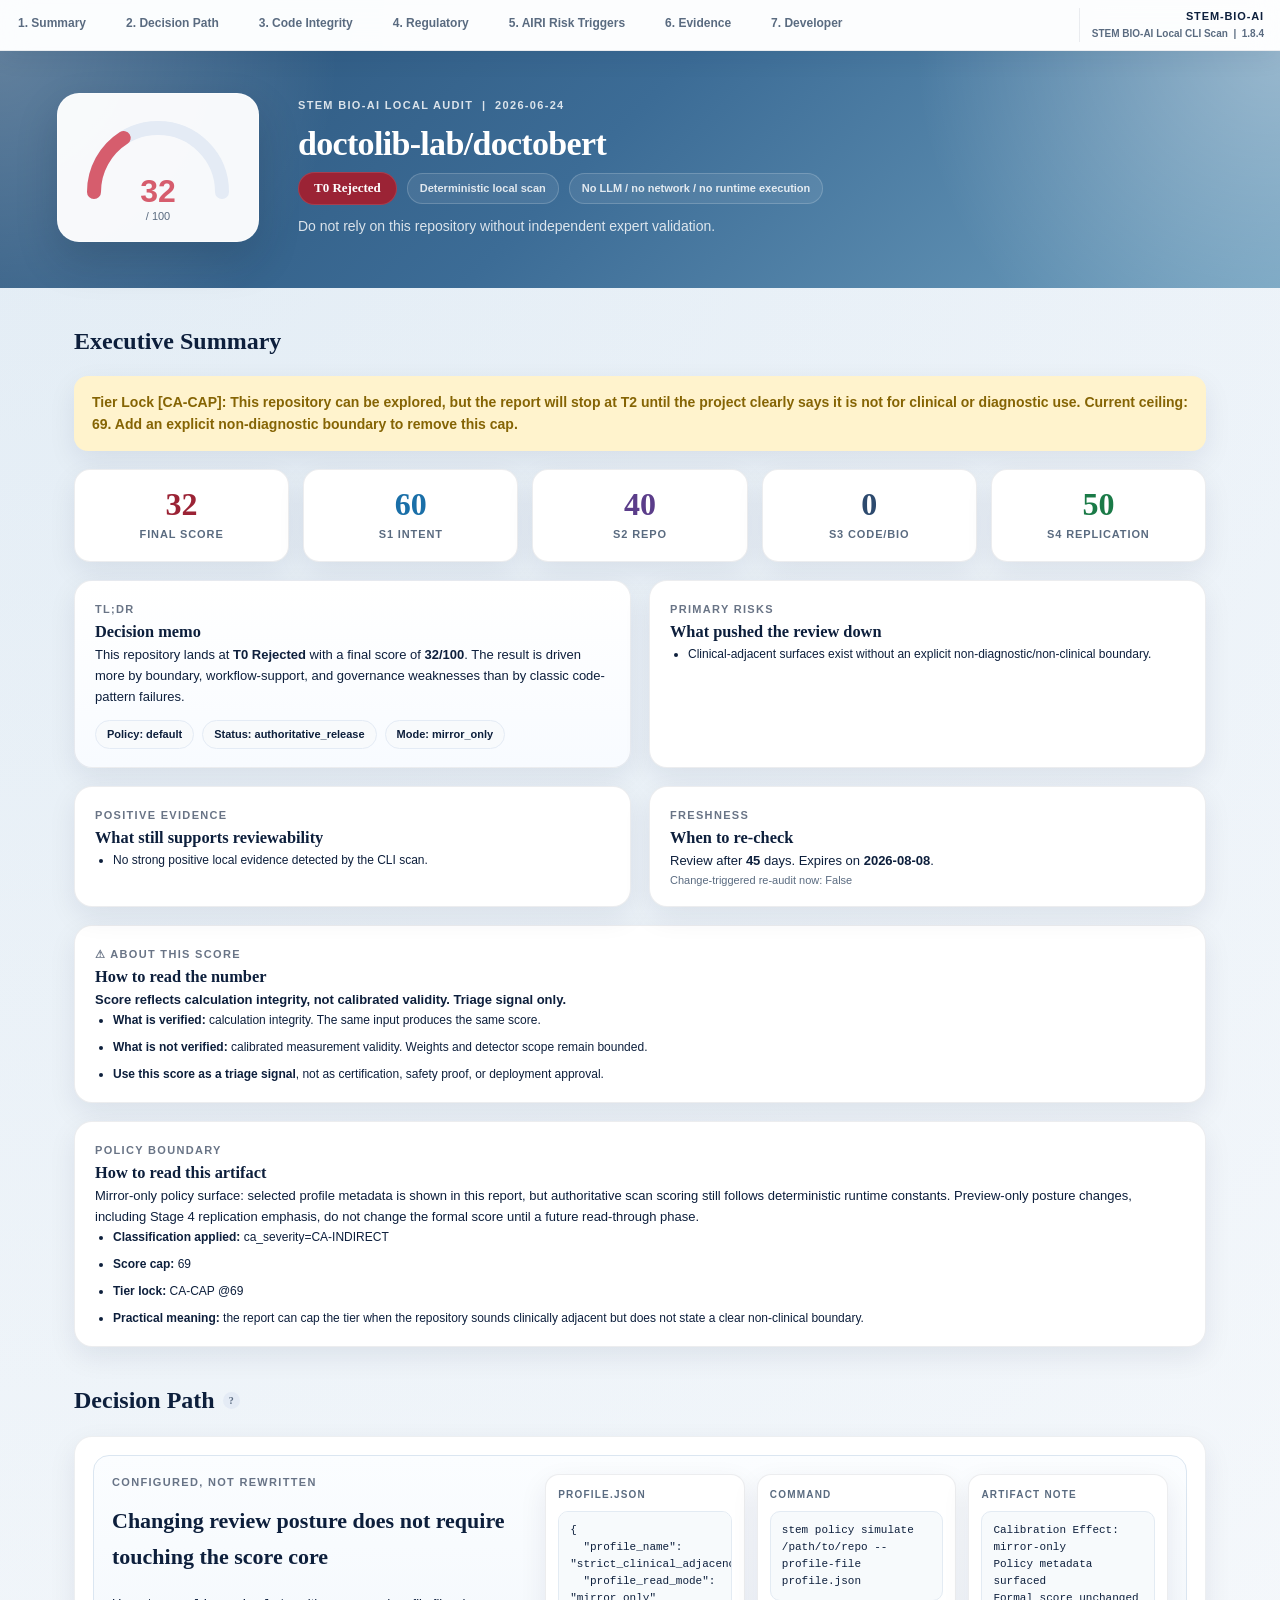
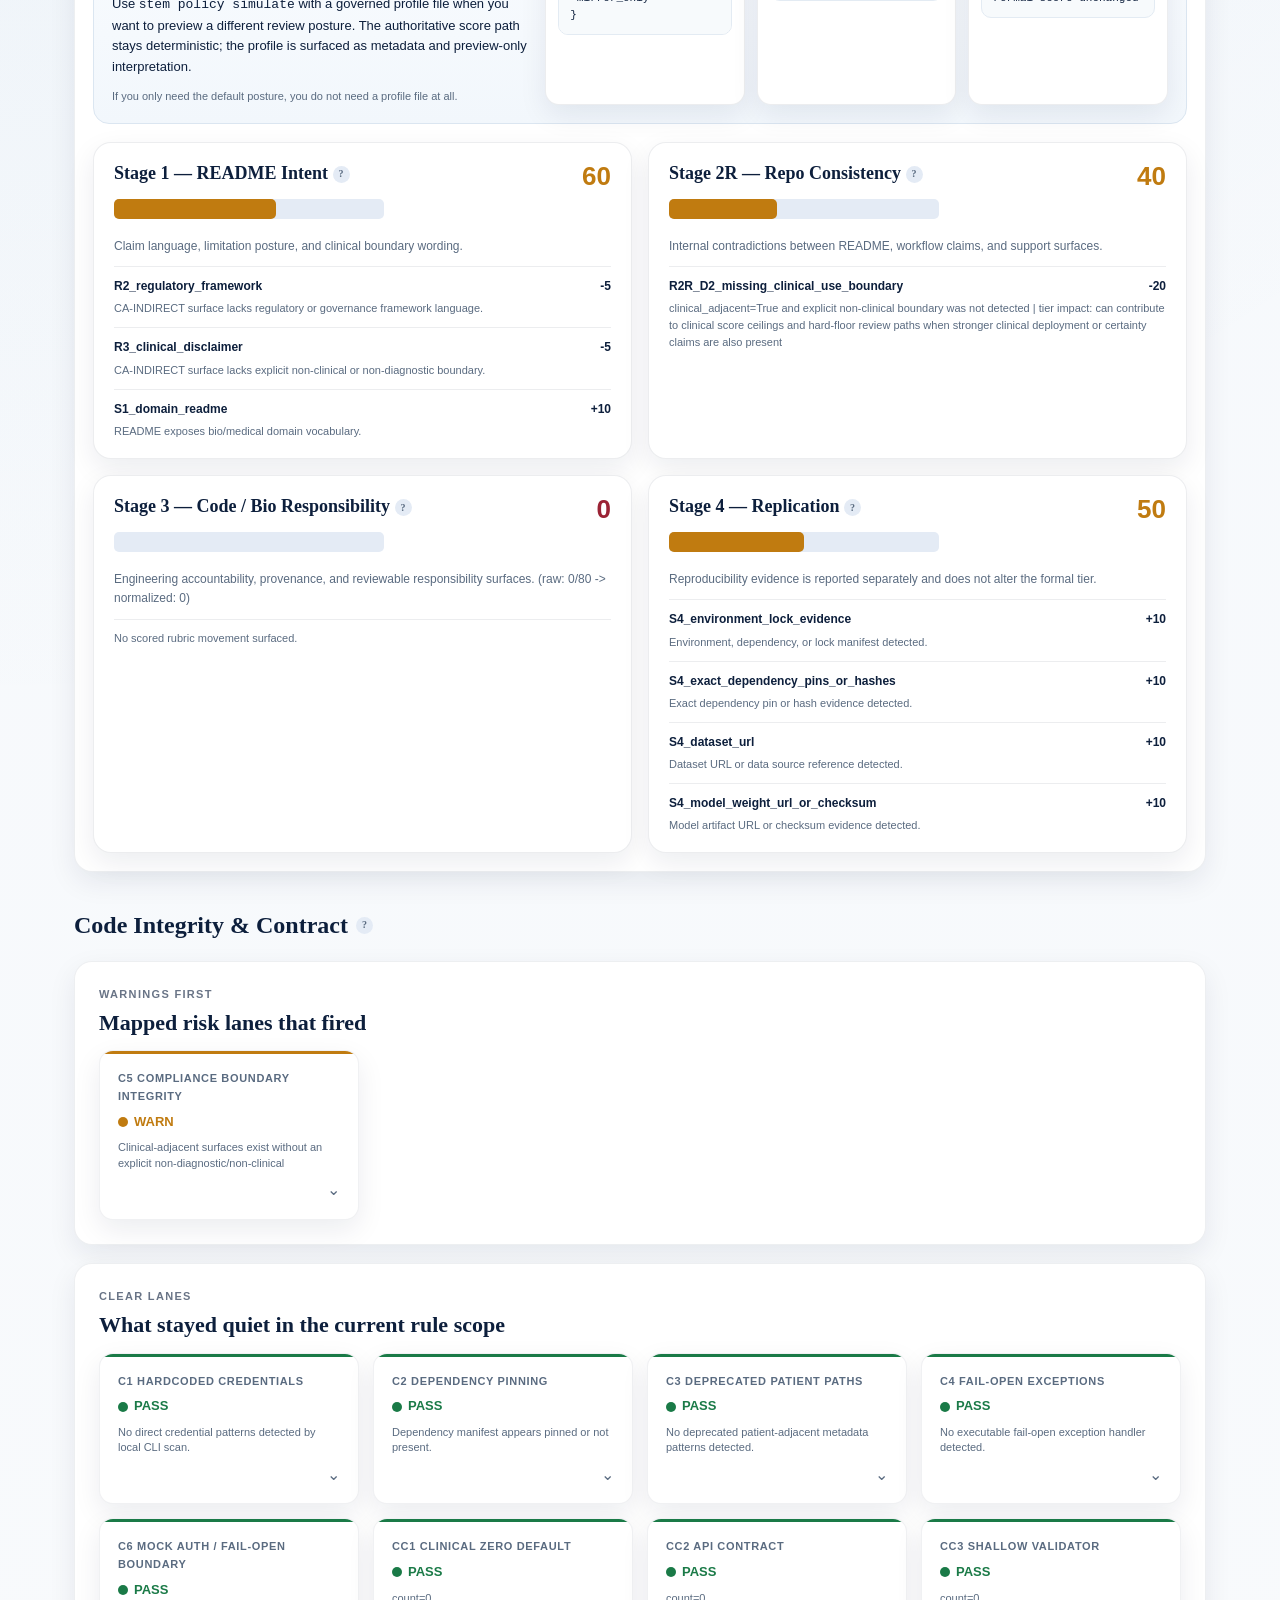
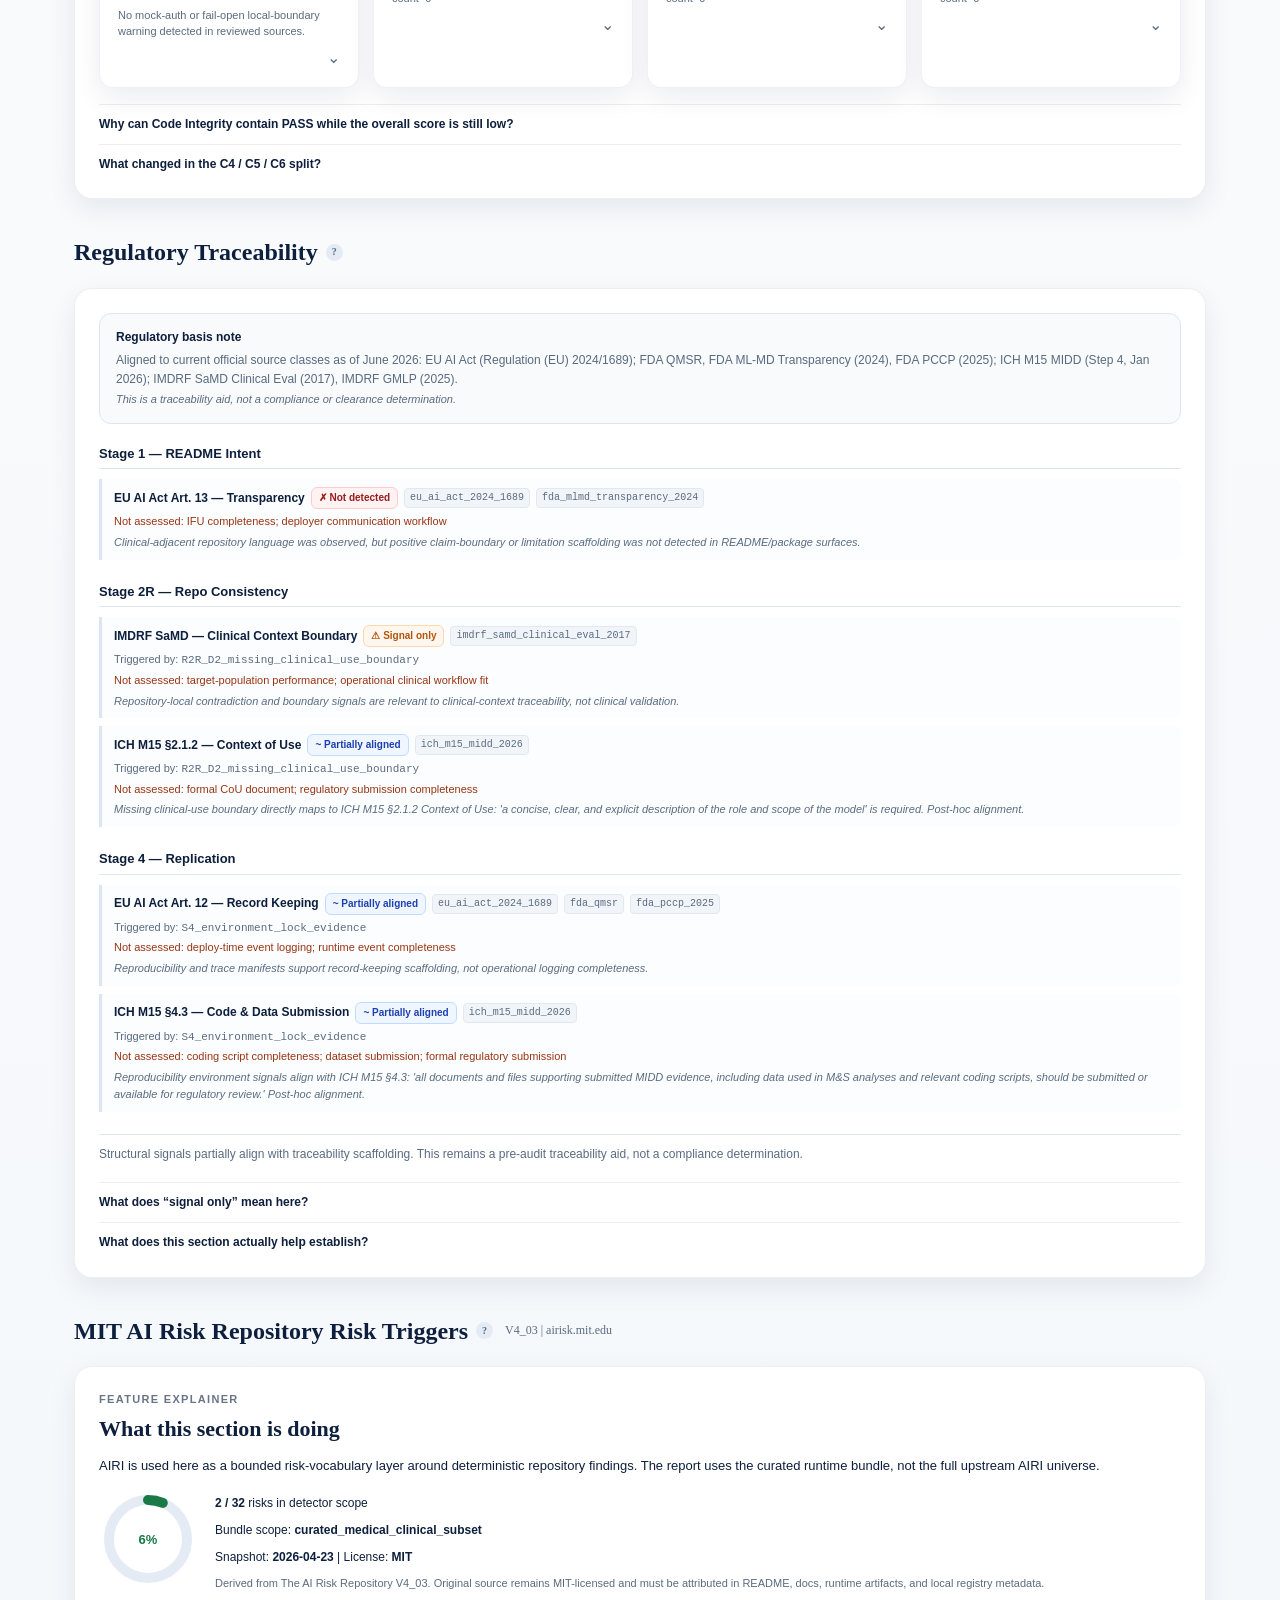
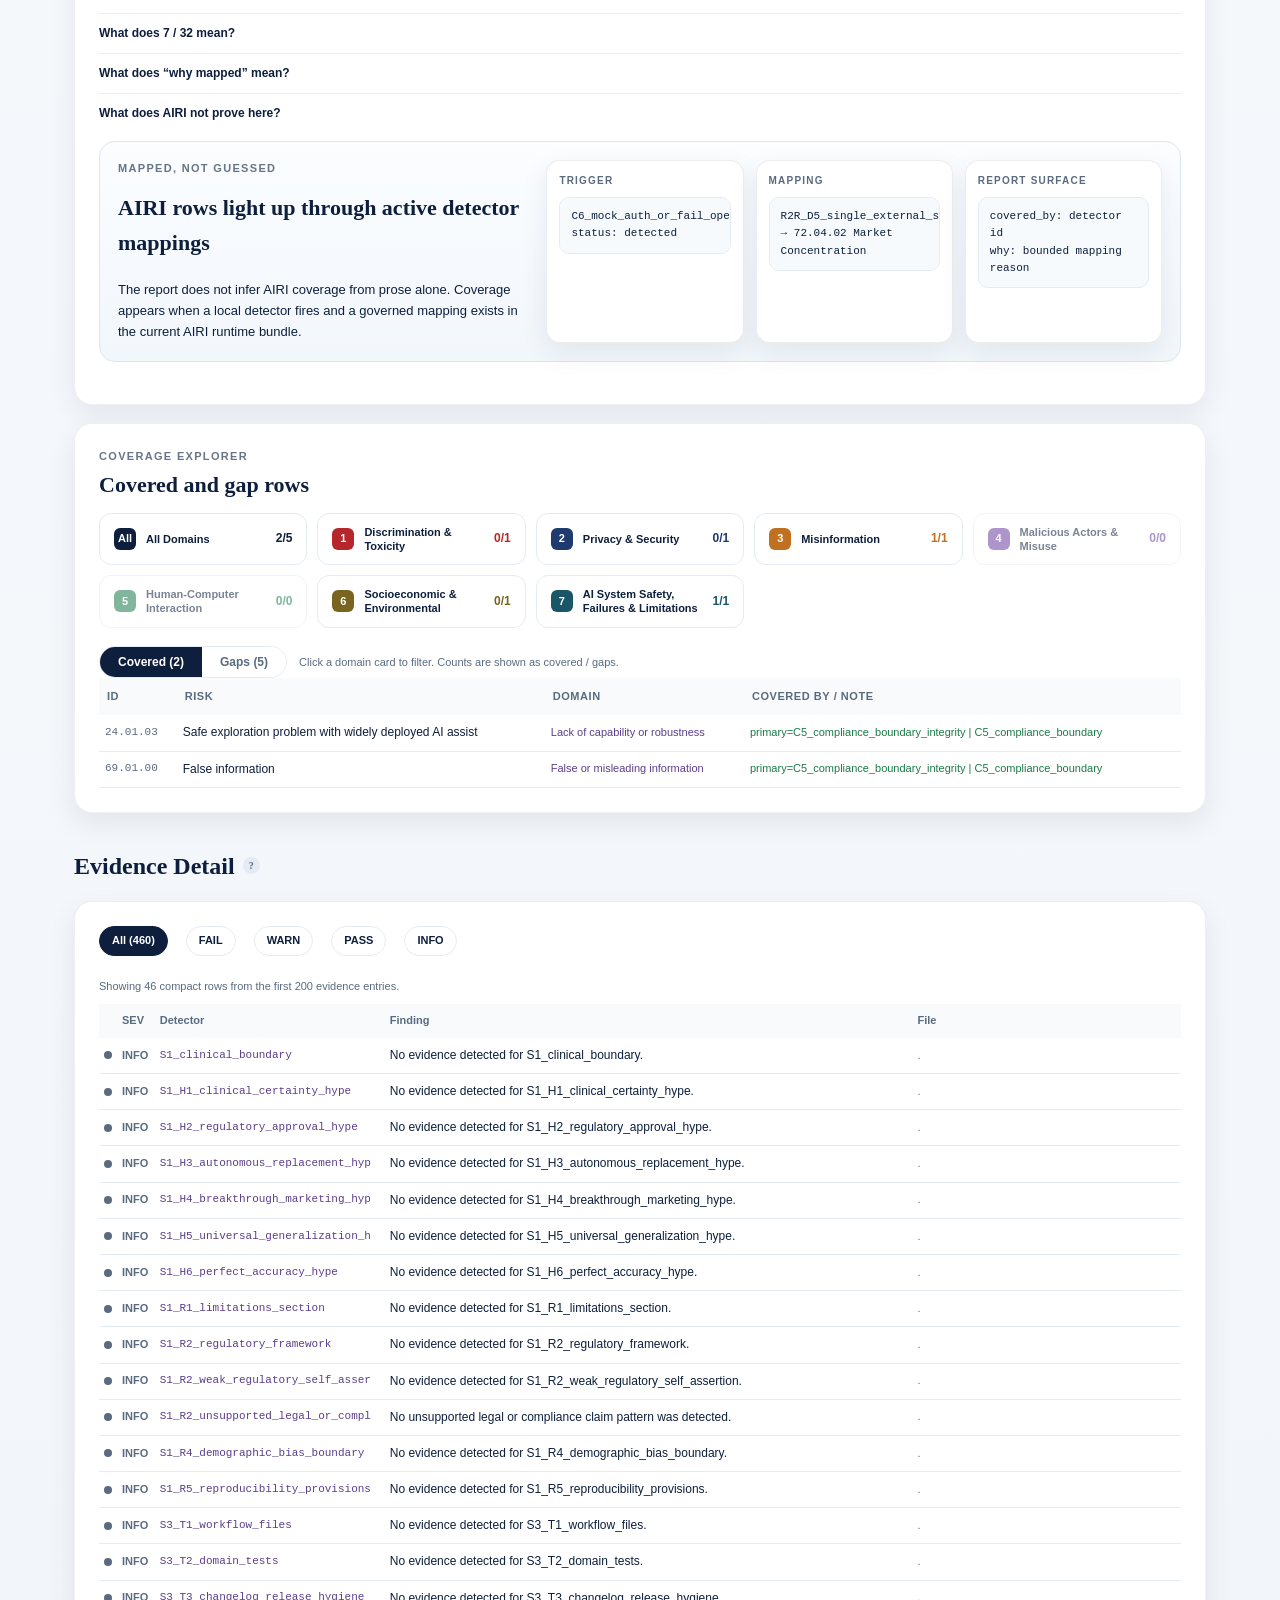
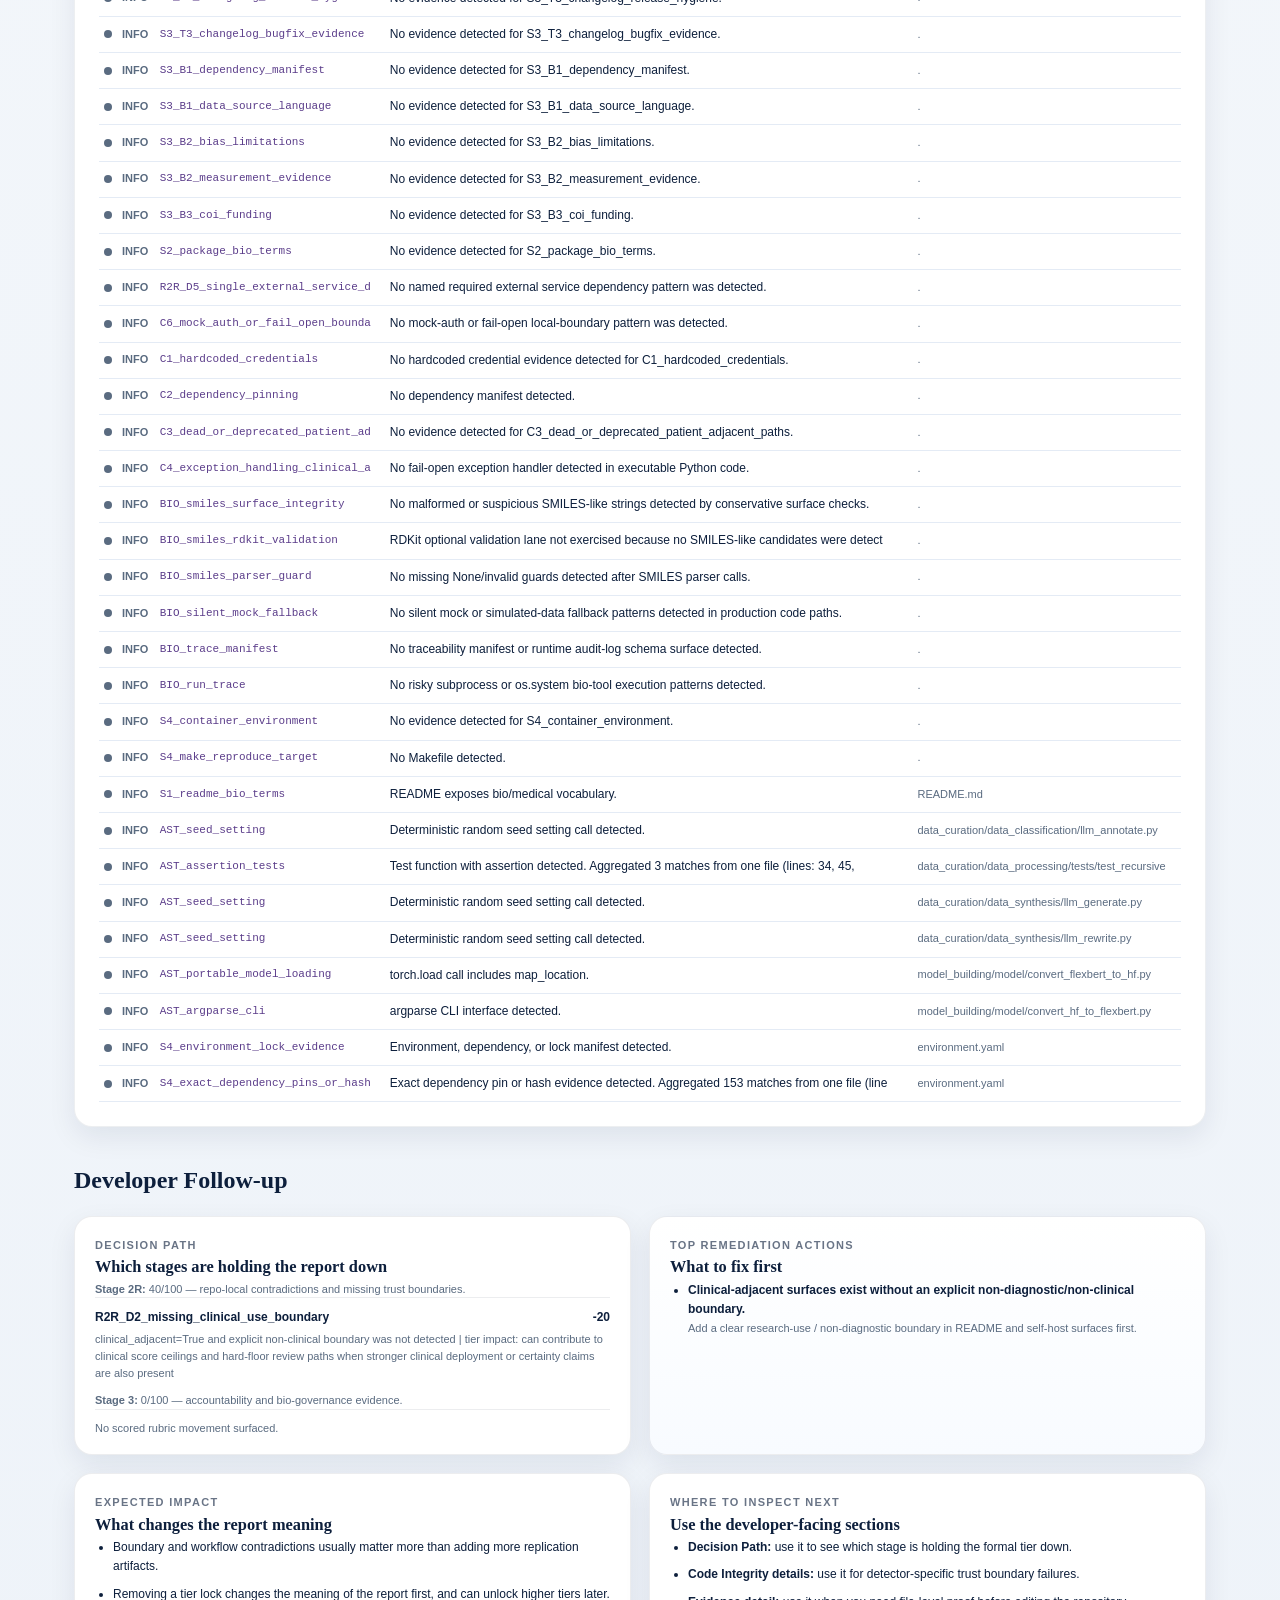
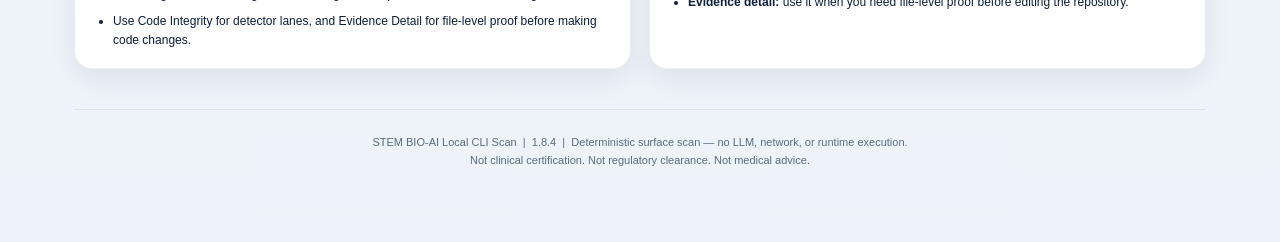
<file: bsc/doctobert/2026-06-24/doctolib-lab_doctobert_report.html>
<!DOCTYPE html>
<html lang="en">
<head>
<meta charset="utf-8">
<meta name="viewport" content="width=device-width,initial-scale=1">
<title>STEM BIO-AI &mdash; doctolib-lab/doctobert</title>
<style>
:root{
  --navy:#0D1F3C;
  --teal:#1A6FA8;
  --green:#1A7A47;
  --amber:#C07B10;
  --red:#9B2335;
  --purple:#5B3D8A;
  --slate:#2D4A6E;
  --bg:#F8FAFC;
  --panel:#FFFFFF;
  --line:#E4EBF5;
  --muted:#5A6B80;
  --tier:#9B2335;
  --shadow-soft:0 10px 28px rgba(13,31,60,.08);
  --shadow-strong:0 20px 48px rgba(13,31,60,.16);
  --radius:18px;
}
*,*::before,*::after{box-sizing:border-box;margin:0;padding:0}
html{scroll-behavior:smooth}
body{
  font-family:"Segoe UI Variable Text","Segoe UI",ui-sans-serif,sans-serif;
  background:
    radial-gradient(circle at top left, rgba(26,111,168,.09), transparent 28%),
    linear-gradient(180deg, #f5f8fc 0%, #F8FAFC 42%, #eef3f9 100%);
  color:#0D1F3C;
  font-size:14px;
  line-height:1.6;
}
h1,h2,h3,.stage-name,.metric-value,.tier{
  font-family:"Iowan Old Style","Palatino Linotype","Book Antiqua",Georgia,serif;
}
.nav{
  position:sticky;top:0;z-index:60;
  background:rgba(255,255,255,.86);
  backdrop-filter:blur(14px);
  display:flex;justify-content:space-between;align-items:center;gap:16px;
  border-bottom:1px solid rgba(13,31,60,.08);
  box-shadow:0 8px 24px rgba(13,31,60,.06);
  padding-right:16px;
}
.nav-links{display:flex;gap:4px;overflow-x:auto;flex:1;min-width:0}
.nav-brand{display:grid;justify-items:end;flex-shrink:0;white-space:nowrap;padding-left:12px;border-left:1px solid rgba(13,31,60,.08)}
.nav-brand strong{font-size:11px;letter-spacing:.08em;color:#0D1F3C}
.nav-brand span{font-size:10px;color:#5A6B80;font-weight:700}
.nav-link{
  padding:14px 18px;color:#5A6B80;font-size:12px;font-weight:700;
  text-decoration:none;transition:color .2s,background .2s,border-color .2s;
  border-bottom:3px solid transparent;white-space:nowrap;
}
.nav-link:hover{color:#0D1F3C;background:rgba(13,31,60,.04);transform:translateY(-1px)}
.nav-link.active{color:#0D1F3C;border-bottom-color:#1A6FA8}
.hero{
  background:
    radial-gradient(circle at top right, rgba(255,255,255,.35), transparent 28%),
    radial-gradient(circle at top left, rgba(255,255,255,.26), transparent 26%),
    linear-gradient(135deg, #2B547B 0%, #3C6C96 46%, #6E9FBE 100%);
  color:#fff;
  padding:42px 48px 46px;
  display:grid;
  grid-template-columns:minmax(180px,220px) 1fr;
  gap:30px;
  align-items:center;
}
.hero-left{display:flex;justify-content:center}
.hero-right{display:flex;flex-direction:column;gap:10px}
.hero h1{font-size:34px;font-weight:700;line-height:1.1;letter-spacing:-.02em}
.hero-link{color:#fff;text-decoration:none;border-bottom:1px solid transparent}
.hero-link:hover{border-bottom-color:rgba(255,255,255,.72)}
.eyebrow{font-size:11px;font-weight:800;letter-spacing:.12em;text-transform:uppercase;color:rgba(13,31,60,.62)}
.hero .eyebrow{color:rgba(255,255,255,.82)}
.hero-gauge-card{
  background:rgba(255,255,255,.96);
  border:1px solid rgba(255,255,255,.45);
  border-radius:22px;
  padding:18px 20px 14px;
  box-shadow:0 18px 42px rgba(8,22,38,.18);
}
.hero-meta{display:flex;gap:10px;flex-wrap:wrap;align-items:center}
.tier{
  display:inline-block;background:#9B2335;color:#fff;font-size:13px;font-weight:700;
  padding:6px 16px;border-radius:999px;box-shadow:inset 0 0 0 1px rgba(255,255,255,.12);
}
.hero-chip{
  display:inline-flex;align-items:center;padding:6px 12px;border-radius:999px;
  border:1px solid rgba(255,255,255,.18);background:rgba(255,255,255,.08);
  color:rgba(255,255,255,.84);font-size:11px;font-weight:700;
}
.lede{font-size:14px;color:rgba(255,255,255,.82);max-width:720px}
.content{max-width:1180px;margin:0 auto;padding:34px 24px 54px}
section{margin-bottom:34px;scroll-margin-top:72px}
.s-title{font-size:24px;font-weight:700;color:#0D1F3C;margin-bottom:16px;display:flex;gap:8px;align-items:center;flex-wrap:wrap}
.subhead{font-size:22px;font-weight:700;color:#0D1F3C;margin:2px 0 10px}
.panel{
  background:#FFFFFF;
  border:1px solid rgba(13,31,60,.07);
  border-radius:var(--radius);
  padding:24px;
  box-shadow:var(--shadow-soft);
}
.panel:hover,
.metric-card:hover,
.memo-card:hover,
.stage-card:hover{
  box-shadow:var(--shadow-strong);
  transform:translateY(-2px);
}
.memo-grid{display:grid;grid-template-columns:repeat(12,1fr);gap:18px}
.integrity-stack,.airi-stack{display:grid;grid-template-columns:1fr;gap:18px}
.memo-card,.stage-card{
  background:#FFFFFF;
  border:1px solid rgba(13,31,60,.08);
  border-radius:var(--radius);
  padding:20px 20px 18px;
  box-shadow:var(--shadow-soft);
}
.memo-primary{background:linear-gradient(180deg,#ffffff 0%,#f8fbff 100%)}
.memo-card:nth-child(1){grid-column:span 6}
.memo-card:nth-child(2),.memo-card:nth-child(3),.memo-card:nth-child(4){grid-column:span 6}
.memo-text{font-size:13px;color:#0D1F3C}
.memo-note,.muted-note,.muted{font-size:11px;color:#5A6B80;line-height:1.5}
.memo-list{padding-left:18px;display:grid;gap:8px;font-size:12px;color:#0D1F3C}
.pill-row{display:flex;gap:8px;flex-wrap:wrap;margin-top:12px}
.pill{display:inline-flex;align-items:center;padding:5px 11px;border-radius:999px;background:#F8FAFC;border:1px solid #E4EBF5;font-size:11px;font-weight:700;color:#0D1F3C}
.metric-grid{display:grid;grid-template-columns:repeat(5,minmax(0,1fr));gap:14px;margin-bottom:18px}
.metric-card{
  background:#FFFFFF;border:1px solid rgba(13,31,60,.08);border-radius:16px;
  padding:18px 16px;box-shadow:var(--shadow-soft);text-align:center
}
.metric-value{font-size:32px;font-weight:700;line-height:1;margin-bottom:6px}
.metric-label{font-size:11px;color:#5A6B80;font-weight:800;text-transform:uppercase;letter-spacing:.08em}
.alert-t0{background:#9B2335;color:#fff;padding:15px 18px;border-radius:14px;margin-bottom:18px;font-weight:700;box-shadow:var(--shadow-soft)}
.decision-panel{padding:18px}
.config-pattern{
  display:grid;
  grid-template-columns:minmax(0,1.2fr) minmax(0,1.8fr);
  gap:18px;
  margin-bottom:18px;
  padding:18px;
  border-radius:16px;
  background:linear-gradient(180deg,#fbfdff 0%,#f2f7fc 100%);
  border:1px solid #dbe6f1;
}
.config-copy{display:grid;gap:10px;align-content:start}
.config-grid{display:grid;grid-template-columns:repeat(3,minmax(0,1fr));gap:12px}
.config-card{
  background:#FFFFFF;
  border:1px solid rgba(13,31,60,.08);
  border-radius:14px;
  padding:12px;
  box-shadow:var(--shadow-soft);
}
.config-label{
  font-size:10px;
  font-weight:800;
  letter-spacing:.12em;
  text-transform:uppercase;
  color:#5A6B80;
  margin-bottom:8px;
}
.config-code{
  font-family:"Consolas","SFMono-Regular",monospace;
  font-size:11px;
  line-height:1.55;
  white-space:pre-wrap;
  color:#0D1F3C;
  background:#f7fafc;
  border:1px solid #e3ebf3;
  border-radius:10px;
  padding:10px 11px;
  overflow:auto;
}
.stage-deck{display:grid;grid-template-columns:repeat(2,minmax(0,1fr));gap:16px}
.stage-card-top{display:flex;justify-content:space-between;align-items:flex-start;gap:10px;margin-bottom:10px}
.stage-name{font-size:18px;font-weight:700;color:#0D1F3C;line-height:1.2}
.stage-value{font-size:26px;font-weight:700;line-height:1}
.stage-summary{font-size:12px;color:#5A6B80;margin:12px 0 10px}
.focus-list{list-style:none;display:grid;gap:10px}
.focus-line{padding-top:10px;border-top:1px solid rgba(13,31,60,.08)}
.focus-top{display:flex;justify-content:space-between;gap:12px;align-items:baseline;margin-bottom:4px}
.focus-key{font-size:12px;font-weight:700;color:#0D1F3C}
.focus-score{font-size:12px;font-weight:800;color:#0D1F3C}
.focus-detail{font-size:11px;color:#5A6B80;line-height:1.55}
.focus-detector{display:inline-flex;margin-right:8px;padding:2px 8px;border-radius:999px;background:#f2f6fa;border:1px solid #E4EBF5;font-family:"Consolas","SFMono-Regular",monospace;color:#5B3D8A}
.card-grid{display:grid;grid-template-columns:repeat(auto-fill,minmax(250px,1fr));gap:14px}
.card{background:#FFFFFF;border-radius:14px;box-shadow:var(--shadow-soft);cursor:pointer;transition:box-shadow .2s,transform .15s;overflow:hidden;outline:none;border:1px solid rgba(13,31,60,.06)}
.card:hover{box-shadow:var(--shadow-strong);transform:translateY(-2px)}
.card:focus{box-shadow:0 0 0 3px rgba(26,111,168,.2)}
.card.expanded{box-shadow:var(--shadow-strong)}
.card.expanded .caret{transform:rotate(180deg)}
.caret{display:block;transition:transform .2s}
.faq-block{display:grid;gap:10px;margin-top:16px}
.faq-item{border-top:1px solid rgba(13,31,60,.08);padding-top:10px}
.faq-item summary{cursor:pointer;font-size:12px;font-weight:800;color:#0D1F3C;list-style:none}
.faq-item summary::-webkit-details-marker{display:none}
.faq-item p{margin-top:8px;font-size:12px;color:#5A6B80}
.tip-icon{display:inline-flex;align-items:center;justify-content:center;width:17px;height:17px;border-radius:50%;background:#E4EBF5;color:#5A6B80;font-size:10px;font-weight:800;cursor:help;position:relative;flex-shrink:0;vertical-align:middle}
[data-tooltip]{position:relative}
[data-tooltip]::after{
  content:attr(data-tooltip);position:absolute;bottom:calc(100% + 8px);left:50%;transform:translateX(-50%);
  background:#0D1F3C;color:#fff;padding:9px 12px;border-radius:10px;font-size:11px;line-height:1.45;white-space:normal;
  max-width:280px;width:max-content;opacity:0;pointer-events:none;transition:opacity .2s;z-index:200;text-align:left;
  font-weight:500;box-shadow:0 10px 28px rgba(0,0,0,.25)
}
[data-tooltip]:hover::after,[data-tooltip]:focus::after{opacity:1}
.toggle-row{display:flex;align-items:center;gap:12px;flex-wrap:wrap}
.toggle-group{display:flex;border:1px solid #E4EBF5;border-radius:999px;overflow:hidden;width:fit-content;background:#FFFFFF}
.toggle-btn{padding:8px 18px;font-size:12px;font-weight:800;color:#5A6B80;background:#FFFFFF;border:none;cursor:pointer;transition:all .2s}
.toggle-btn:hover{background:#F8FAFC}
.toggle-btn.active{background:#0D1F3C;color:#fff}
.risk-item{padding:12px 15px;border-left:4px solid #C07B10;margin-bottom:10px;background:#FFFFFF;border-radius:0 10px 10px 0;font-size:12px;color:#0D1F3C;line-height:1.5;transition:border-color .2s,box-shadow .2s}
.risk-item:hover{border-left-color:#9B2335;box-shadow:0 2px 8px rgba(0,0,0,.08)}
.domain-grid{display:grid;grid-template-columns:repeat(auto-fill,minmax(180px,1fr));gap:10px;margin-bottom:18px}
.domain-card{display:flex;align-items:center;gap:10px;padding:11px 14px;background:#FFFFFF;border:1.5px solid #E4EBF5;border-radius:12px;transition:border-color .15s,box-shadow .15s;user-select:none}
.domain-card:hover{border-color:#1A6FA8;box-shadow:var(--shadow-strong);transform:translateY(-2px)}
.domain-card.domain-active{border-color:var(--d-color,#1A6FA8);box-shadow:0 0 0 3px color-mix(in srgb,var(--d-color,#1A6FA8) 18%,transparent)}
.domain-num{display:inline-flex;align-items:center;justify-content:center;width:22px;height:22px;border-radius:6px;color:#fff;font-size:11px;font-weight:800;flex-shrink:0}
.domain-label{font-size:11px;color:#0D1F3C;font-weight:700;flex:1;line-height:1.3}
.domain-cnt{font-size:12px;font-weight:800;flex-shrink:0}
.airi-tag{font-size:12px;color:#5A6B80;font-weight:500;margin-left:4px}
.airi-kpi{display:flex;gap:18px;align-items:center;flex-wrap:wrap;margin-top:14px}
.airi-copy{display:grid;gap:8px;min-width:240px}
.metric-inline{font-size:12px;color:#0D1F3C}
.airi-table{width:100%;border-collapse:collapse}
.airi-table th{padding:10px 8px;font-size:11px;text-align:left;color:#5A6B80;background:#F8FAFC;font-weight:800;text-transform:uppercase;letter-spacing:.05em}
.airi-table tr:hover{background:#F8FAFC}
.ev-row{transition:background .15s;cursor:default}
.ev-row:hover{background:#F8FAFC}
.filter-chip{display:inline-flex;align-items:center;padding:5px 12px;border-radius:999px;font-size:11px;font-weight:800;cursor:pointer;border:1px solid #E4EBF5;margin:0 6px 8px 0;transition:all .15s;background:#FFFFFF;user-select:none}
.filter-chip.active{background:#0D1F3C;color:#fff;border-color:#0D1F3C}
.filter-chip:hover:not(.active){background:#F8FAFC}
.footer{font-size:11px;color:#5A6B80;text-align:center;padding:24px 0;border-top:1px solid rgba(13,31,60,.08);margin-top:40px}
.reg-basis-box{background:#f8fafc;border:1px solid #dbe6f1;border-radius:12px;padding:14px 16px;margin-bottom:20px}
.reg-basis-title{font-size:12px;font-weight:700;color:#0D1F3C;margin-bottom:4px}
.reg-basis-body{font-size:12px;color:#5A6B80;margin-bottom:2px}
.reg-basis-note{font-size:11px;color:#5A6B80;font-style:italic}
.reg-review-warn{font-size:11px;color:#b45309;margin-top:6px;font-weight:600}
.reg-stage{margin-bottom:22px}
.reg-stage-title{font-size:13px;font-weight:700;color:#0D1F3C;border-bottom:1px solid #dbe6f1;padding-bottom:4px;margin-bottom:10px}
.reg-item{border-left:3px solid #dbe6f1;padding:8px 12px;margin-bottom:8px;border-radius:0 8px 8px 0;background:#fbfdff}
.reg-item-header{display:flex;flex-wrap:wrap;align-items:center;gap:6px;margin-bottom:4px}
.reg-req-label{font-size:12px;font-weight:600;color:#0D1F3C}
.reg-badge{font-size:10px;font-weight:700;padding:2px 7px;border-radius:6px;white-space:nowrap}
.reg-signal{background:#fff7ed;color:#b45309;border:1px solid #fed7aa}
.reg-partial{background:#eff6ff;color:#1e40af;border:1px solid #bfdbfe}
.reg-aligned{background:#f0fdf4;color:#166534;border:1px solid #bbf7d0}
.reg-gap{background:#fef2f2;color:#991b1b;border:1px solid #fecaca}
.reg-src-chip{font-size:10px;color:#5A6B80;background:#f1f5f9;border:1px solid #e2e8f0;border-radius:4px;padding:1px 5px;font-family:"Consolas","SFMono-Regular",monospace}
.reg-meta{font-size:11px;color:#5A6B80;margin-top:2px}
.reg-gap-note{color:#9a3412}
.reg-note-text{font-size:11px;color:#5A6B80;margin-top:3px;font-style:italic}
.reg-summary{font-size:12px;color:#5A6B80;border-top:1px solid #dbe6f1;padding-top:10px;margin-top:4px}
@media(max-width:1000px){
  .metric-grid{grid-template-columns:repeat(3,minmax(0,1fr))}
  .stage-deck{grid-template-columns:1fr}
  .memo-card,.memo-card:nth-child(1),.memo-card:nth-child(2),.memo-card:nth-child(3),.memo-card:nth-child(4){grid-column:span 12}
  .config-pattern{grid-template-columns:1fr}
  .config-grid{grid-template-columns:1fr}
}
@media(max-width:760px){
  .hero{padding:28px 22px;grid-template-columns:1fr}
  .content{padding:24px 14px 42px}
  .nav{padding-right:10px}
  .nav-brand{display:none}
  .nav-link{padding:12px 12px;font-size:11px}
  .metric-grid{grid-template-columns:repeat(2,minmax(0,1fr))}
}
@media(max-width:520px){
  .metric-grid{grid-template-columns:1fr}
  .s-title{font-size:21px}
  .hero h1{font-size:28px}
}
</style>
</head>
<body>
<nav class="nav" aria-label="Report sections"><div class="nav-links"><a href="#s1" class="nav-link">1. Summary</a><a href="#s2" class="nav-link">2. Decision Path</a><a href="#s3" class="nav-link">3. Code Integrity</a><a href="#s6" class="nav-link">4. Regulatory</a><a href="#s4" class="nav-link">5. AIRI Risk Triggers</a><a href="#s5" class="nav-link">6. Evidence</a><a href="#s7" class="nav-link">7. Developer</a></div><div class="nav-brand"><strong>STEM-BIO-AI</strong><span>STEM BIO-AI Local CLI Scan &nbsp;|&nbsp; 1.8.4</span></div></nav>
<header class="hero"><div class="hero-left"><div class="hero-gauge-card"><svg width="160" height="108" viewBox="0 0 160 108" aria-label="Score gauge: 32/100"><path d="M 16,80 A 64,64 0 0,1 144,80" fill="none" stroke="#E4EBF5" stroke-width="14" stroke-linecap="round"/><path d="M 16,80 A 64,64 0 0,1 45.71,25.96" fill="none" stroke="#D65D6D" stroke-width="14" stroke-linecap="round"/><text x="80" y="90" text-anchor="middle" font-size="32" font-weight="700" fill="#D65D6D">32</text><text x="80" y="108" text-anchor="middle" font-size="11" fill="#5A6B80">/ 100</text></svg></div></div><div class="hero-right"><div class="eyebrow">STEM BIO-AI Local Audit &nbsp;|&nbsp; 2026-06-24</div><h1><a href="https://github.com/doctolib-lab/doctobert" class="hero-link" target="_blank" rel="noopener noreferrer">doctolib-lab/doctobert</a></h1><div class="hero-meta"><span class="tier">T0 Rejected</span><span class="hero-chip">Deterministic local scan</span><span class="hero-chip">No LLM / no network / no runtime execution</span></div><p class="lede">Do not rely on this repository without independent expert validation.</p></div></header>
<div class="content">
<section id="s1"><h2 class="s-title">Executive Summary</h2><div class="alert-t0" style="background:#fff3cd;border-color:#ffc107;color:#856404;"><strong>Tier Lock [CA-CAP]:</strong> This repository can be explored, but the report will stop at T2 until the project clearly says it is not for clinical or diagnostic use. Current ceiling: 69. Add an explicit non-diagnostic boundary to remove this cap.</div><div class="metric-grid"><div class="metric-card"><div class="metric-value" style="color:#9B2335">32</div><div class="metric-label">Final Score</div></div><div class="metric-card"><div class="metric-value" style="color:#1A6FA8">60</div><div class="metric-label">S1 Intent</div></div><div class="metric-card"><div class="metric-value" style="color:#5B3D8A">40</div><div class="metric-label">S2 Repo</div></div><div class="metric-card"><div class="metric-value" style="color:#2D4A6E">0</div><div class="metric-label">S3 Code/Bio</div></div><div class="metric-card"><div class="metric-value" style="color:#1A7A47">50</div><div class="metric-label">S4 Replication</div></div></div><div class="memo-grid"><article class="memo-card memo-primary"><div class="eyebrow">TL;DR</div><h3>Decision memo</h3><p class="memo-text">This repository lands at <strong>T0 Rejected</strong> with a final score of <strong>32/100</strong>. The result is driven more by boundary, workflow-support, and governance weaknesses than by classic code-pattern failures.</p><div class="pill-row"><span class="pill">Policy: default</span><span class="pill">Status: authoritative_release</span><span class="pill">Mode: mirror_only</span></div></article><article class="memo-card"><div class="eyebrow">Primary Risks</div><h3>What pushed the review down</h3><ul class="memo-list"><li>Clinical-adjacent surfaces exist without an explicit non-diagnostic/non-clinical boundary.</li></ul></article><article class="memo-card"><div class="eyebrow">Positive Evidence</div><h3>What still supports reviewability</h3><ul class="memo-list"><li>No strong positive local evidence detected by the CLI scan.</li></ul></article><article class="memo-card"><div class="eyebrow">Freshness</div><h3>When to re-check</h3><p class="memo-text">Review after <strong>45</strong> days. Expires on <strong>2026-08-08</strong>.</p><p class="memo-note">Change-triggered re-audit now: False</p></article></div><div style="margin-top:18px"><article class="memo-card" style="grid-column:1 / -1"><div class="eyebrow">&#9888; About This Score</div><h3>How to read the number</h3><p class="memo-text"><strong>Score reflects calculation integrity, not calibrated validity. Triage signal only.</strong></p><ul class="memo-list"><li><strong>What is verified:</strong> calculation integrity. The same input produces the same score.</li><li><strong>What is not verified:</strong> calibrated measurement validity. Weights and detector scope remain bounded.</li><li><strong>Use this score as a triage signal</strong>, not as certification, safety proof, or deployment approval.</li></ul></article></div><div style="margin-top:18px"><article class="memo-card" style="grid-column:1 / -1"><div class="eyebrow">Policy Boundary</div><h3>How to read this artifact</h3><p class="memo-text">Mirror-only policy surface: selected profile metadata is shown in this report, but authoritative scan scoring still follows deterministic runtime constants. Preview-only posture changes, including Stage 4 replication emphasis, do not change the formal score until a future read-through phase.</p><ul class="memo-list"><li><strong>Classification applied:</strong> ca_severity=CA-INDIRECT</li><li><strong>Score cap:</strong> 69</li><li><strong>Tier lock:</strong> CA-CAP @69</li><li><strong>Practical meaning:</strong> the report can cap the tier when the repository sounds clinically adjacent but does not state a clear non-clinical boundary.</li></ul></article></div></section>
<section id="s2"><h2 class="s-title">Decision Path <span class="tip-icon" data-tooltip="Final = 0.4 × S1 + 0.2 × S2R + 0.4 × S3 − C1_penalty  |  Stage 4 remains a separate replication lane." tabindex="0">?</span></h2><div class="panel decision-panel"><div class="config-pattern"><div class="config-copy"><div class="eyebrow">Configured, Not Rewritten</div><h3 class="subhead">Changing review posture does not require touching the score core</h3><p class="memo-text">Use <code>stem policy simulate</code> with a governed profile file when you want to preview a different review posture. The authoritative score path stays deterministic; the profile is surfaced as metadata and preview-only interpretation.</p><p class="memo-note">If you only need the default posture, you do not need a profile file at all.</p></div><div class="config-grid"><article class="config-card"><div class="config-label">profile.json</div><pre class="config-code">{
  "profile_name": "strict_clinical_adjacency",
  "profile_read_mode": "mirror_only"
}</pre></article><article class="config-card"><div class="config-label">command</div><pre class="config-code">stem policy simulate /path/to/repo --profile-file profile.json</pre></article><article class="config-card"><div class="config-label">artifact note</div><pre class="config-code">Calibration Effect: mirror-only
Policy metadata surfaced
Formal score unchanged</pre></article></div></div><div class="stage-deck"><article class="stage-card"><div class="stage-card-top"><div class="stage-name">Stage 1 — README Intent <span class="tip-icon" data-tooltip="Stage 1: Scans README/docs for hype language, overconfidence claims, and missing clinical disclaimers." tabindex="0">?</span></div><div class="stage-value" style="color:#C07B10">60</div></div><svg width="270" height="20" viewBox="0 0 270 20"><rect width="270" height="20" rx="5" fill="#E4EBF5"/><rect width="162" height="20" rx="5" fill="#C07B10"/></svg><p class="stage-summary">Claim language, limitation posture, and clinical boundary wording.</p><ul class="focus-list"><li class="focus-line"><div class="focus-top"><span class="focus-key">R2_regulatory_framework</span><span class="focus-score">-5</span></div><div class="focus-detail">CA-INDIRECT surface lacks regulatory or governance framework language.</div></li><li class="focus-line"><div class="focus-top"><span class="focus-key">R3_clinical_disclaimer</span><span class="focus-score">-5</span></div><div class="focus-detail">CA-INDIRECT surface lacks explicit non-clinical or non-diagnostic boundary.</div></li><li class="focus-line"><div class="focus-top"><span class="focus-key">S1_domain_readme</span><span class="focus-score">+10</span></div><div class="focus-detail">README exposes bio/medical domain vocabulary.</div></li></ul></article><article class="stage-card"><div class="stage-card-top"><div class="stage-name">Stage 2R — Repo Consistency <span class="tip-icon" data-tooltip="Stage 2R: Cross-checks API names advertised in README against actual code exports and __all__ lists." tabindex="0">?</span></div><div class="stage-value" style="color:#C07B10">40</div></div><svg width="270" height="20" viewBox="0 0 270 20"><rect width="270" height="20" rx="5" fill="#E4EBF5"/><rect width="108" height="20" rx="5" fill="#C07B10"/></svg><p class="stage-summary">Internal contradictions between README, workflow claims, and support surfaces.</p><ul class="focus-list"><li class="focus-line"><div class="focus-top"><span class="focus-key">R2R_D2_missing_clinical_use_boundary</span><span class="focus-score">-20</span></div><div class="focus-detail">clinical_adjacent=True and explicit non-clinical boundary was not detected | tier impact: can contribute to clinical score ceilings and hard-floor review paths when stronger clinical deployment or certainty claims are also present</div></li></ul></article><article class="stage-card"><div class="stage-card-top"><div class="stage-name">Stage 3 — Code / Bio Responsibility <span class="tip-icon" data-tooltip="Stage 3: AST scan for clinical safety patterns: PII validators, exception handling, dependency pinning." tabindex="0">?</span></div><div class="stage-value" style="color:#9B2335">0</div></div><svg width="270" height="20" viewBox="0 0 270 20"><rect width="270" height="20" rx="5" fill="#E4EBF5"/><rect width="0" height="20" rx="5" fill="#9B2335"/></svg><p class="stage-summary">Engineering accountability, provenance, and reviewable responsibility surfaces. (raw: 0/80 -&gt; normalized: 0)</p><ul class="focus-list"><li class="focus-line muted">No scored rubric movement surfaced.</li></ul></article><article class="stage-card"><div class="stage-card-top"><div class="stage-name">Stage 4 — Replication <span class="tip-icon" data-tooltip="Stage 4: Evaluates reproducibility artifacts: seed fixation, dataset pinning, environment lock files." tabindex="0">?</span></div><div class="stage-value" style="color:#C07B10">50</div></div><svg width="270" height="20" viewBox="0 0 270 20"><rect width="270" height="20" rx="5" fill="#E4EBF5"/><rect width="135" height="20" rx="5" fill="#C07B10"/></svg><p class="stage-summary">Reproducibility evidence is reported separately and does not alter the formal tier.</p><ul class="focus-list"><li class="focus-line"><div class="focus-top"><span class="focus-key">S4_environment_lock_evidence</span><span class="focus-score">+10</span></div><div class="focus-detail">Environment, dependency, or lock manifest detected.</div></li><li class="focus-line"><div class="focus-top"><span class="focus-key">S4_exact_dependency_pins_or_hashes</span><span class="focus-score">+10</span></div><div class="focus-detail">Exact dependency pin or hash evidence detected.</div></li><li class="focus-line"><div class="focus-top"><span class="focus-key">S4_dataset_url</span><span class="focus-score">+10</span></div><div class="focus-detail">Dataset URL or data source reference detected.</div></li><li class="focus-line"><div class="focus-top"><span class="focus-key">S4_model_weight_url_or_checksum</span><span class="focus-score">+10</span></div><div class="focus-detail">Model artifact URL or checksum evidence detected.</div></li></ul></article></div></div></section>
<section id="s3"><h2 class="s-title">Code Integrity &amp; Contract <span class="tip-icon" data-tooltip="C1-C6: static code and governance checks. CC1-CC3: Layer 2 AST contract detectors. PASS means no mapped trigger was detected in the current rule scope, not that the whole repository is mature." tabindex="0">?</span></h2><div class="integrity-stack"><div class="panel"><div class="eyebrow">Warnings First</div><h3 class="subhead">Mapped risk lanes that fired</h3><div class="card-grid"><div class="card" onclick="toggleCard(this)" tabindex="0" role="button" aria-expanded="false"><div style="border-top:3px solid #C07B10;padding:16px 18px"><div style="font-size:11px;font-weight:700;color:#5A6B80;text-transform:uppercase;letter-spacing:.06em;margin-bottom:6px">C5 Compliance Boundary Integrity</div><div style="font-size:13px;font-weight:700;color:#C07B10;display:flex;align-items:center;gap:6px;margin-bottom:8px"><span style="width:10px;height:10px;border-radius:50%;background:#C07B10;display:inline-block"></span>WARN</div><div style="font-size:11px;color:#5A6B80;line-height:1.4">Clinical-adjacent surfaces exist without an explicit non-diagnostic/non-clinical</div><div class="caret" style="text-align:right;margin-top:6px;font-size:16px;color:#5A6B80">&#8964;</div></div><div class="card-detail" style="display:none;padding:0 18px 14px;border-top:1px solid #E4EBF5"><ul style="padding-left:16px;margin:10px 0 0;font-size:11px;color:#0D1F3C;line-height:1.7"><li style="margin-bottom:3px">Clinical-adjacent surfaces exist without an explicit non-diagnostic/non-clinical boundary.</li></ul></div></div></div></div><div class="panel"><div class="eyebrow">Clear Lanes</div><h3 class="subhead">What stayed quiet in the current rule scope</h3><div class="card-grid"><div class="card" onclick="toggleCard(this)" tabindex="0" role="button" aria-expanded="false"><div style="border-top:3px solid #1A7A47;padding:16px 18px"><div style="font-size:11px;font-weight:700;color:#5A6B80;text-transform:uppercase;letter-spacing:.06em;margin-bottom:6px">C1 Hardcoded Credentials</div><div style="font-size:13px;font-weight:700;color:#1A7A47;display:flex;align-items:center;gap:6px;margin-bottom:8px"><span style="width:10px;height:10px;border-radius:50%;background:#1A7A47;display:inline-block"></span>PASS</div><div style="font-size:11px;color:#5A6B80;line-height:1.4">No direct credential patterns detected by local CLI scan.</div><div class="caret" style="text-align:right;margin-top:6px;font-size:16px;color:#5A6B80">&#8964;</div></div><div class="card-detail" style="display:none;padding:0 18px 14px;border-top:1px solid #E4EBF5"><ul style="padding-left:16px;margin:10px 0 0;font-size:11px;color:#0D1F3C;line-height:1.7"><li style="margin-bottom:3px">No direct credential patterns detected by local CLI scan.</li></ul></div></div><div class="card" onclick="toggleCard(this)" tabindex="0" role="button" aria-expanded="false"><div style="border-top:3px solid #1A7A47;padding:16px 18px"><div style="font-size:11px;font-weight:700;color:#5A6B80;text-transform:uppercase;letter-spacing:.06em;margin-bottom:6px">C2 Dependency Pinning</div><div style="font-size:13px;font-weight:700;color:#1A7A47;display:flex;align-items:center;gap:6px;margin-bottom:8px"><span style="width:10px;height:10px;border-radius:50%;background:#1A7A47;display:inline-block"></span>PASS</div><div style="font-size:11px;color:#5A6B80;line-height:1.4">Dependency manifest appears pinned or not present.</div><div class="caret" style="text-align:right;margin-top:6px;font-size:16px;color:#5A6B80">&#8964;</div></div><div class="card-detail" style="display:none;padding:0 18px 14px;border-top:1px solid #E4EBF5"><ul style="padding-left:16px;margin:10px 0 0;font-size:11px;color:#0D1F3C;line-height:1.7"><li style="margin-bottom:3px">Dependency manifest appears pinned or not present.</li></ul></div></div><div class="card" onclick="toggleCard(this)" tabindex="0" role="button" aria-expanded="false"><div style="border-top:3px solid #1A7A47;padding:16px 18px"><div style="font-size:11px;font-weight:700;color:#5A6B80;text-transform:uppercase;letter-spacing:.06em;margin-bottom:6px">C3 Deprecated Patient Paths</div><div style="font-size:13px;font-weight:700;color:#1A7A47;display:flex;align-items:center;gap:6px;margin-bottom:8px"><span style="width:10px;height:10px;border-radius:50%;background:#1A7A47;display:inline-block"></span>PASS</div><div style="font-size:11px;color:#5A6B80;line-height:1.4">No deprecated patient-adjacent metadata patterns detected.</div><div class="caret" style="text-align:right;margin-top:6px;font-size:16px;color:#5A6B80">&#8964;</div></div><div class="card-detail" style="display:none;padding:0 18px 14px;border-top:1px solid #E4EBF5"><ul style="padding-left:16px;margin:10px 0 0;font-size:11px;color:#0D1F3C;line-height:1.7"><li style="margin-bottom:3px">No deprecated patient-adjacent metadata patterns detected.</li></ul></div></div><div class="card" onclick="toggleCard(this)" tabindex="0" role="button" aria-expanded="false"><div style="border-top:3px solid #1A7A47;padding:16px 18px"><div style="font-size:11px;font-weight:700;color:#5A6B80;text-transform:uppercase;letter-spacing:.06em;margin-bottom:6px">C4 Fail-Open Exceptions</div><div style="font-size:13px;font-weight:700;color:#1A7A47;display:flex;align-items:center;gap:6px;margin-bottom:8px"><span style="width:10px;height:10px;border-radius:50%;background:#1A7A47;display:inline-block"></span>PASS</div><div style="font-size:11px;color:#5A6B80;line-height:1.4">No executable fail-open exception handler detected.</div><div class="caret" style="text-align:right;margin-top:6px;font-size:16px;color:#5A6B80">&#8964;</div></div><div class="card-detail" style="display:none;padding:0 18px 14px;border-top:1px solid #E4EBF5"><ul style="padding-left:16px;margin:10px 0 0;font-size:11px;color:#0D1F3C;line-height:1.7"><li style="margin-bottom:3px">No executable fail-open exception handler detected.</li></ul></div></div><div class="card" onclick="toggleCard(this)" tabindex="0" role="button" aria-expanded="false"><div style="border-top:3px solid #1A7A47;padding:16px 18px"><div style="font-size:11px;font-weight:700;color:#5A6B80;text-transform:uppercase;letter-spacing:.06em;margin-bottom:6px">C6 Mock Auth / Fail-Open Boundary</div><div style="font-size:13px;font-weight:700;color:#1A7A47;display:flex;align-items:center;gap:6px;margin-bottom:8px"><span style="width:10px;height:10px;border-radius:50%;background:#1A7A47;display:inline-block"></span>PASS</div><div style="font-size:11px;color:#5A6B80;line-height:1.4">No mock-auth or fail-open local-boundary warning detected in reviewed sources.</div><div class="caret" style="text-align:right;margin-top:6px;font-size:16px;color:#5A6B80">&#8964;</div></div><div class="card-detail" style="display:none;padding:0 18px 14px;border-top:1px solid #E4EBF5"><ul style="padding-left:16px;margin:10px 0 0;font-size:11px;color:#0D1F3C;line-height:1.7"><li style="margin-bottom:3px">No mock-auth or fail-open local-boundary warning detected in reviewed sources.</li></ul></div></div><div class="card" onclick="toggleCard(this)" tabindex="0" role="button" aria-expanded="false"><div style="border-top:3px solid #1A7A47;padding:16px 18px"><div style="font-size:11px;font-weight:700;color:#5A6B80;text-transform:uppercase;letter-spacing:.06em;margin-bottom:6px">CC1 Clinical Zero Default</div><div style="font-size:13px;font-weight:700;color:#1A7A47;display:flex;align-items:center;gap:6px;margin-bottom:8px"><span style="width:10px;height:10px;border-radius:50%;background:#1A7A47;display:inline-block"></span>PASS</div><div style="font-size:11px;color:#5A6B80;line-height:1.4">count=0</div><div class="caret" style="text-align:right;margin-top:6px;font-size:16px;color:#5A6B80">&#8964;</div></div><div class="card-detail" style="display:none;padding:0 18px 14px;border-top:1px solid #E4EBF5"><ul style="padding-left:16px;margin:10px 0 0;font-size:11px;color:#0D1F3C;line-height:1.7"><li style="margin-bottom:3px">count=0</li></ul></div></div><div class="card" onclick="toggleCard(this)" tabindex="0" role="button" aria-expanded="false"><div style="border-top:3px solid #1A7A47;padding:16px 18px"><div style="font-size:11px;font-weight:700;color:#5A6B80;text-transform:uppercase;letter-spacing:.06em;margin-bottom:6px">CC2 API Contract</div><div style="font-size:13px;font-weight:700;color:#1A7A47;display:flex;align-items:center;gap:6px;margin-bottom:8px"><span style="width:10px;height:10px;border-radius:50%;background:#1A7A47;display:inline-block"></span>PASS</div><div style="font-size:11px;color:#5A6B80;line-height:1.4">count=0</div><div class="caret" style="text-align:right;margin-top:6px;font-size:16px;color:#5A6B80">&#8964;</div></div><div class="card-detail" style="display:none;padding:0 18px 14px;border-top:1px solid #E4EBF5"><ul style="padding-left:16px;margin:10px 0 0;font-size:11px;color:#0D1F3C;line-height:1.7"><li style="margin-bottom:3px">count=0</li></ul></div></div><div class="card" onclick="toggleCard(this)" tabindex="0" role="button" aria-expanded="false"><div style="border-top:3px solid #1A7A47;padding:16px 18px"><div style="font-size:11px;font-weight:700;color:#5A6B80;text-transform:uppercase;letter-spacing:.06em;margin-bottom:6px">CC3 Shallow Validator</div><div style="font-size:13px;font-weight:700;color:#1A7A47;display:flex;align-items:center;gap:6px;margin-bottom:8px"><span style="width:10px;height:10px;border-radius:50%;background:#1A7A47;display:inline-block"></span>PASS</div><div style="font-size:11px;color:#5A6B80;line-height:1.4">count=0</div><div class="caret" style="text-align:right;margin-top:6px;font-size:16px;color:#5A6B80">&#8964;</div></div><div class="card-detail" style="display:none;padding:0 18px 14px;border-top:1px solid #E4EBF5"><ul style="padding-left:16px;margin:10px 0 0;font-size:11px;color:#0D1F3C;line-height:1.7"><li style="margin-bottom:3px">count=0</li></ul></div></div></div><div class="faq-block"><details class="faq-item"><summary>Why can Code Integrity contain PASS while the overall score is still low?</summary><p>Because Code Integrity is a narrow detector family. The formal score is still driven mainly by Stage 1, Stage 2R, and Stage 3 evidence posture.</p></details><details class="faq-item"><summary>What changed in the C4 / C5 / C6 split?</summary><p>C4 is now reserved for executable fail-open exception behavior, C5 for unsupported compliance or boundary integrity claims, and C6 for mock-auth or no-auth trust-boundary signals.</p></details></div></div></div></section>
<section id="s6"><h2 class="s-title">Regulatory Traceability <span class="tip-icon" data-tooltip="Traceability maps detector findings to specific regulatory article or guideline requirements. Signal only = relevant evidence was found but is insufficient to confirm alignment. Partially aligned = structural evidence exists; gaps remain. Not assessed items are outside the current scan scope." tabindex="0">?</span></h2><div class="panel"><div class="reg-basis-box"><div class="reg-basis-title">Regulatory basis note</div><div class="reg-basis-body">Aligned to current official source classes as of June 2026: EU AI Act (Regulation (EU) 2024/1689); FDA QMSR, FDA ML-MD Transparency (2024), FDA PCCP (2025); ICH M15 MIDD (Step 4, Jan 2026); IMDRF SaMD Clinical Eval (2017), IMDRF GMLP (2025).</div><div class="reg-basis-note">This is a traceability aid, not a compliance or clearance determination.</div></div><div class="reg-stage"><div class="reg-stage-title">Stage 1 — README Intent</div><div class="reg-item"><div class="reg-item-header"><span class="reg-req-label">EU AI Act Art. 13 — Transparency</span><span class="reg-badge reg-gap">&#10007; Not detected</span><span class="reg-src-chip">eu_ai_act_2024_1689</span><span class="reg-src-chip">fda_mlmd_transparency_2024</span></div><div class="reg-meta reg-gap-note">Not assessed: IFU completeness; deployer communication workflow</div><div class="reg-note-text">Clinical-adjacent repository language was observed, but positive claim-boundary or limitation scaffolding was not detected in README/package surfaces.</div></div></div><div class="reg-stage"><div class="reg-stage-title">Stage 2R — Repo Consistency</div><div class="reg-item"><div class="reg-item-header"><span class="reg-req-label">IMDRF SaMD — Clinical Context Boundary</span><span class="reg-badge reg-signal">&#9888; Signal only</span><span class="reg-src-chip">imdrf_samd_clinical_eval_2017</span></div><div class="reg-meta">Triggered by: <code>R2R_D2_missing_clinical_use_boundary</code></div><div class="reg-meta reg-gap-note">Not assessed: target-population performance; operational clinical workflow fit</div><div class="reg-note-text">Repository-local contradiction and boundary signals are relevant to clinical-context traceability, not clinical validation.</div></div><div class="reg-item"><div class="reg-item-header"><span class="reg-req-label">ICH M15 §2.1.2 — Context of Use</span><span class="reg-badge reg-partial">&#126; Partially aligned</span><span class="reg-src-chip">ich_m15_midd_2026</span></div><div class="reg-meta">Triggered by: <code>R2R_D2_missing_clinical_use_boundary</code></div><div class="reg-meta reg-gap-note">Not assessed: formal CoU document; regulatory submission completeness</div><div class="reg-note-text">Missing clinical-use boundary directly maps to ICH M15 §2.1.2 Context of Use: 'a concise, clear, and explicit description of the role and scope of the model' is required. Post-hoc alignment.</div></div></div><div class="reg-stage"><div class="reg-stage-title">Stage 4 — Replication</div><div class="reg-item"><div class="reg-item-header"><span class="reg-req-label">EU AI Act Art. 12 — Record Keeping</span><span class="reg-badge reg-partial">&#126; Partially aligned</span><span class="reg-src-chip">eu_ai_act_2024_1689</span><span class="reg-src-chip">fda_qmsr</span><span class="reg-src-chip">fda_pccp_2025</span></div><div class="reg-meta">Triggered by: <code>S4_environment_lock_evidence</code></div><div class="reg-meta reg-gap-note">Not assessed: deploy-time event logging; runtime event completeness</div><div class="reg-note-text">Reproducibility and trace manifests support record-keeping scaffolding, not operational logging completeness.</div></div><div class="reg-item"><div class="reg-item-header"><span class="reg-req-label">ICH M15 §4.3 — Code &amp; Data Submission</span><span class="reg-badge reg-partial">&#126; Partially aligned</span><span class="reg-src-chip">ich_m15_midd_2026</span></div><div class="reg-meta">Triggered by: <code>S4_environment_lock_evidence</code></div><div class="reg-meta reg-gap-note">Not assessed: coding script completeness; dataset submission; formal regulatory submission</div><div class="reg-note-text">Reproducibility environment signals align with ICH M15 §4.3: 'all documents and files supporting submitted MIDD evidence, including data used in M&amp;S analyses and relevant coding scripts, should be submitted or available for regulatory review.' Post-hoc alignment.</div></div></div><div class="reg-summary">Structural signals partially align with traceability scaffolding. This remains a pre-audit traceability aid, not a compliance determination.</div><div class="faq-block" style="margin-top:18px"><details class="faq-item"><summary>What does “signal only” mean here?</summary><p>It means repository evidence is relevant to a governance framework, but this scan is not claiming alignment, compliance, or clearance.</p></details><details class="faq-item"><summary>What does this section actually help establish?</summary><p>It shows where repository evidence connects to transparency, record-keeping, model-analysis-plan, or code-submission expectations before any formal audit.</p></details></div></div></section>
<section id="s4"><h2 class="s-title">MIT AI Risk Repository Risk Triggers <span class="tip-icon" data-tooltip="Coverage counts only risks reached through local detector mappings. Coverage is not a safety verdict, and unmapped review concerns remain outside the numerator." tabindex="0">?</span><span class="airi-tag">V4_03 | airisk.mit.edu</span></h2><div class="airi-stack"><div class="panel"><div class="eyebrow">Feature Explainer</div><h3 class="subhead">What this section is doing</h3><p class="memo-text">AIRI is used here as a bounded risk-vocabulary layer around deterministic repository findings. The report uses the curated runtime bundle, not the full upstream AIRI universe.</p><div class="airi-kpi"><div class="airi-donut"><svg width="98" height="98" viewBox="0 0 98 98"><circle cx="49" cy="49" r="39" fill="none" stroke="#E4EBF5" stroke-width="10"/><circle cx="49" cy="49" r="39" fill="none" stroke="#1A7A47" stroke-width="10" stroke-dasharray="15.19 229.85" stroke-linecap="round" transform="rotate(-90 49 49)"/><text x="49" y="54" text-anchor="middle" font-size="13" font-weight="700" fill="#1A7A47">6%</text></svg></div><div class="airi-copy"><div class="metric-inline"><strong>2 / 32</strong> risks in detector scope</div><div class="metric-inline">Bundle scope: <strong>curated_medical_clinical_subset</strong></div><div class="metric-inline">Snapshot: <strong>2026-04-23</strong> | License: <strong>MIT</strong></div><p class="memo-note">Derived from The AI Risk Repository V4_03. Original source remains MIT-licensed and must be attributed in README, docs, runtime artifacts, and local registry metadata.</p></div></div><div class="faq-block" style="margin-top:18px"><details class="faq-item"><summary>What does 7 / 32 mean?</summary><p>It means seven AIRI risk IDs are currently reached by active local detector mappings, out of thirty-two AIRI risk IDs in the current detector scope.</p></details><details class="faq-item"><summary>What does “why mapped” mean?</summary><p>Each covered AIRI row carries a bounded explanation built from the triggered detector, the local mapping justification, and the trigger reason surfaced by the scan.</p></details><details class="faq-item"><summary>What does AIRI not prove here?</summary><p>AIRI does not independently verify harm, causality, clinical failure, or legal noncompliance. It is a risk-vocabulary layer around local findings.</p></details></div><div class="config-pattern" style="margin-top:18px"><div class="config-copy"><div class="eyebrow">Mapped, Not Guessed</div><h3 class="subhead">AIRI rows light up through active detector mappings</h3><p class="memo-text">The report does not infer AIRI coverage from prose alone. Coverage appears when a local detector fires and a governed mapping exists in the current AIRI runtime bundle.</p></div><div class="config-grid"><article class="config-card"><div class="config-label">trigger</div><pre class="config-code">C6_mock_auth_or_fail_open_boundary
status: detected</pre></article><article class="config-card"><div class="config-label">mapping</div><pre class="config-code">R2R_D5_single_external_service_dependency
→ 72.04.02 Market Concentration</pre></article><article class="config-card"><div class="config-label">report surface</div><pre class="config-code">covered_by: detector id
why: bounded mapping reason</pre></article></div></div></div><div class="panel"><div class="eyebrow">Coverage Explorer</div><h3 class="subhead">Covered and gap rows</h3><div class="domain-grid"><div class="domain-card" data-domain="0" data-covered="2" data-gaps="5" onclick="filterDomain(0)" style="cursor:pointer"><span class="domain-num" style="background:#0D1F3C">All</span><span class="domain-label">All Domains</span><span class="domain-cnt" style="color:#0D1F3C">2/5</span></div><div class="domain-card" data-domain="1" data-covered="0" data-gaps="1" onclick="filterDomain(1)" style="cursor:pointer"><span class="domain-num" style="background:#B5272A">1</span><span class="domain-label">Discrimination & Toxicity</span><span class="domain-cnt" style="color:#B5272A">0/1</span></div><div class="domain-card" data-domain="2" data-covered="0" data-gaps="1" onclick="filterDomain(2)" style="cursor:pointer"><span class="domain-num" style="background:#1E3A6E">2</span><span class="domain-label">Privacy & Security</span><span class="domain-cnt" style="color:#1E3A6E">0/1</span></div><div class="domain-card" data-domain="3" data-covered="1" data-gaps="1" onclick="filterDomain(3)" style="cursor:pointer"><span class="domain-num" style="background:#C07020">3</span><span class="domain-label">Misinformation</span><span class="domain-cnt" style="color:#C07020">1/1</span></div><div class="domain-card" data-domain="4" data-covered="0" data-gaps="0" onclick="filterDomain(4)" style="opacity:.55;cursor:pointer"><span class="domain-num" style="background:#6B3FA0">4</span><span class="domain-label">Malicious Actors & Misuse</span><span class="domain-cnt" style="color:#6B3FA0">0/0</span></div><div class="domain-card" data-domain="5" data-covered="0" data-gaps="0" onclick="filterDomain(5)" style="opacity:.55;cursor:pointer"><span class="domain-num" style="background:#1B7A4E">5</span><span class="domain-label">Human-Computer Interaction</span><span class="domain-cnt" style="color:#1B7A4E">0/0</span></div><div class="domain-card" data-domain="6" data-covered="0" data-gaps="1" onclick="filterDomain(6)" style="cursor:pointer"><span class="domain-num" style="background:#7A6520">6</span><span class="domain-label">Socioeconomic & Environmental</span><span class="domain-cnt" style="color:#7A6520">0/1</span></div><div class="domain-card" data-domain="7" data-covered="1" data-gaps="1" onclick="filterDomain(7)" style="cursor:pointer"><span class="domain-num" style="background:#1A5568">7</span><span class="domain-label">AI System Safety, Failures & Limitations</span><span class="domain-cnt" style="color:#1A5568">1/1</span></div></div><div class="toggle-row"><div class="toggle-group"><button class="toggle-btn" data-view="covered" onclick="airiToggle('covered')">Covered (2)</button><button class="toggle-btn" data-view="gaps" onclick="airiToggle('gaps')">Gaps (5)</button></div><span class="muted-note">Click a domain card to filter. Counts are shown as covered / gaps.</span></div><div style="overflow-x:auto"><table class="airi-table"><thead><tr><th>ID</th><th>Risk</th><th>Domain</th><th>Covered by / Note</th></tr></thead><tbody><tr class="airi-covered" data-domain="7" style="border-bottom:1px solid #E4EBF5"><td style="padding:8px 6px;font-size:11px;color:#5A6B80;font-family:monospace">24.01.03</td><td style="padding:8px 6px;font-size:12px;color:#0D1F3C;font-weight:500">Safe exploration problem with widely deployed AI assist</td><td style="padding:8px 6px;font-size:11px;color:#5B3D8A">Lack of capability or robustness</td><td style="padding:8px 6px;font-size:11px;color:#1A7A47">primary=C5_compliance_boundary_integrity | C5_compliance_boundary</td></tr><tr class="airi-covered" data-domain="3" style="border-bottom:1px solid #E4EBF5"><td style="padding:8px 6px;font-size:11px;color:#5A6B80;font-family:monospace">69.01.00</td><td style="padding:8px 6px;font-size:12px;color:#0D1F3C;font-weight:500">False information</td><td style="padding:8px 6px;font-size:11px;color:#5B3D8A">False or misleading information</td><td style="padding:8px 6px;font-size:11px;color:#1A7A47">primary=C5_compliance_boundary_integrity | C5_compliance_boundary</td></tr><tr class="airi-gaps" data-domain="2" style="border-bottom:1px solid #E4EBF5"><td style="padding:8px 6px;font-size:11px;color:#5A6B80;font-family:monospace">65.03.03</td><td style="padding:8px 6px;font-size:12px;color:#0D1F3C;font-weight:500">Reidentification</td><td style="padding:8px 6px;font-size:11px;color:#5B3D8A">2.1</td><td style="padding:8px 6px;font-size:11px;color:#C07B10">CC-3 catches shallow validators; dedicated reidentify() API expos</td></tr><tr class="airi-gaps" data-domain="3" style="border-bottom:1px solid #E4EBF5"><td style="padding:8px 6px;font-size:11px;color:#5A6B80;font-family:monospace">70.02.02</td><td style="padding:8px 6px;font-size:12px;color:#0D1F3C;font-weight:500">Misinformation — hallucination of clinical knowledge</td><td style="padding:8px 6px;font-size:11px;color:#5B3D8A">3.1</td><td style="padding:8px 6px;font-size:11px;color:#C07B10">CC-1 catches threshold=0.0 default; actual output-level hallucina</td></tr><tr class="airi-gaps" data-domain="7" style="border-bottom:1px solid #E4EBF5"><td style="padding:8px 6px;font-size:11px;color:#5A6B80;font-family:monospace">39.25.00</td><td style="padding:8px 6px;font-size:12px;color:#0D1F3C;font-weight:500">Verifiability — black-box AI in medical healthcare</td><td style="padding:8px 6px;font-size:11px;color:#5B3D8A">7.4</td><td style="padding:8px 6px;font-size:11px;color:#C07B10">B2 detects surface language only; Model Card / interpretability a</td></tr><tr class="airi-gaps" data-domain="1" style="border-bottom:1px solid #E4EBF5"><td style="padding:8px 6px;font-size:11px;color:#5A6B80;font-family:monospace">11.02.00</td><td style="padding:8px 6px;font-size:12px;color:#0D1F3C;font-weight:500">Allocative Harms — withheld resources in healthcare</td><td style="padding:8px 6px;font-size:11px;color:#5B3D8A">1.1</td><td style="padding:8px 6px;font-size:11px;color:#C07B10">Subgroup performance disparities require dynamic evaluation; outs</td></tr><tr class="airi-gaps" data-domain="6" style="border-bottom:1px solid #E4EBF5"><td style="padding:8px 6px;font-size:11px;color:#5A6B80;font-family:monospace">72.04.02</td><td style="padding:8px 6px;font-size:12px;color:#0D1F3C;font-weight:500">Market Concentration — healthcare single-point failures</td><td style="padding:8px 6px;font-size:11px;color:#5B3D8A">6.1</td><td style="padding:8px 6px;font-size:11px;color:#C07B10">Systemic risk beyond single-repository scope.</td></tr></tbody></table></div></div></div></section>
<section id="s5"><h2 class="s-title">Evidence Detail <span class="tip-icon" data-tooltip="Full evidence ledger from all detectors. Filter by severity. Capped at 200 entries in HTML view." tabindex="0">?</span></h2><div class="panel"><div class="toggle-row" style="margin-bottom:14px"><span class="filter-chip active" data-sev="all" onclick="filterEv('all')">All (460)</span> <span class="filter-chip" data-sev="fail" onclick="filterEv('fail')">FAIL</span> <span class="filter-chip" data-sev="warn" onclick="filterEv('warn')">WARN</span> <span class="filter-chip" data-sev="pass" onclick="filterEv('pass')">PASS</span> <span class="filter-chip" data-sev="info" onclick="filterEv('info')">INFO</span></div><div class="muted" style="margin:0 0 10px 0">Showing 46 compact rows from the first 200 evidence entries.</div><div style="overflow-x:auto"><table style="width:100%;border-collapse:collapse"><thead><tr style="background:#F8FAFC"><th style="padding:8px 5px;width:16px"></th><th style="padding:8px 5px;font-size:11px;text-align:left;color:#5A6B80">SEV</th><th style="padding:8px 5px;font-size:11px;text-align:left;color:#5A6B80">Detector</th><th style="padding:8px 5px;font-size:11px;text-align:left;color:#5A6B80">Finding</th><th style="padding:8px 5px;font-size:11px;text-align:left;color:#5A6B80">File</th></tr></thead><tbody><tr class="ev-row ev-info" style="border-bottom:1px solid #E4EBF5"><td style="padding:8px 5px;width:16px"><span style="display:block;width:8px;height:8px;border-radius:50%;background:#5A6B80"></span></td><td style="padding:8px 5px;font-size:11px;color:#5A6B80;font-weight:700">INFO</td><td style="padding:8px 5px;font-size:11px;color:#5B3D8A;font-family:monospace">S1_clinical_boundary</td><td style="padding:8px 5px;font-size:12px;color:#0D1F3C">No evidence detected for S1_clinical_boundary.</td><td style="padding:8px 5px;font-size:11px;color:#5A6B80">.</td></tr><tr class="ev-row ev-info" style="border-bottom:1px solid #E4EBF5"><td style="padding:8px 5px;width:16px"><span style="display:block;width:8px;height:8px;border-radius:50%;background:#5A6B80"></span></td><td style="padding:8px 5px;font-size:11px;color:#5A6B80;font-weight:700">INFO</td><td style="padding:8px 5px;font-size:11px;color:#5B3D8A;font-family:monospace">S1_H1_clinical_certainty_hype</td><td style="padding:8px 5px;font-size:12px;color:#0D1F3C">No evidence detected for S1_H1_clinical_certainty_hype.</td><td style="padding:8px 5px;font-size:11px;color:#5A6B80">.</td></tr><tr class="ev-row ev-info" style="border-bottom:1px solid #E4EBF5"><td style="padding:8px 5px;width:16px"><span style="display:block;width:8px;height:8px;border-radius:50%;background:#5A6B80"></span></td><td style="padding:8px 5px;font-size:11px;color:#5A6B80;font-weight:700">INFO</td><td style="padding:8px 5px;font-size:11px;color:#5B3D8A;font-family:monospace">S1_H2_regulatory_approval_hype</td><td style="padding:8px 5px;font-size:12px;color:#0D1F3C">No evidence detected for S1_H2_regulatory_approval_hype.</td><td style="padding:8px 5px;font-size:11px;color:#5A6B80">.</td></tr><tr class="ev-row ev-info" style="border-bottom:1px solid #E4EBF5"><td style="padding:8px 5px;width:16px"><span style="display:block;width:8px;height:8px;border-radius:50%;background:#5A6B80"></span></td><td style="padding:8px 5px;font-size:11px;color:#5A6B80;font-weight:700">INFO</td><td style="padding:8px 5px;font-size:11px;color:#5B3D8A;font-family:monospace">S1_H3_autonomous_replacement_hyp</td><td style="padding:8px 5px;font-size:12px;color:#0D1F3C">No evidence detected for S1_H3_autonomous_replacement_hype.</td><td style="padding:8px 5px;font-size:11px;color:#5A6B80">.</td></tr><tr class="ev-row ev-info" style="border-bottom:1px solid #E4EBF5"><td style="padding:8px 5px;width:16px"><span style="display:block;width:8px;height:8px;border-radius:50%;background:#5A6B80"></span></td><td style="padding:8px 5px;font-size:11px;color:#5A6B80;font-weight:700">INFO</td><td style="padding:8px 5px;font-size:11px;color:#5B3D8A;font-family:monospace">S1_H4_breakthrough_marketing_hyp</td><td style="padding:8px 5px;font-size:12px;color:#0D1F3C">No evidence detected for S1_H4_breakthrough_marketing_hype.</td><td style="padding:8px 5px;font-size:11px;color:#5A6B80">.</td></tr><tr class="ev-row ev-info" style="border-bottom:1px solid #E4EBF5"><td style="padding:8px 5px;width:16px"><span style="display:block;width:8px;height:8px;border-radius:50%;background:#5A6B80"></span></td><td style="padding:8px 5px;font-size:11px;color:#5A6B80;font-weight:700">INFO</td><td style="padding:8px 5px;font-size:11px;color:#5B3D8A;font-family:monospace">S1_H5_universal_generalization_h</td><td style="padding:8px 5px;font-size:12px;color:#0D1F3C">No evidence detected for S1_H5_universal_generalization_hype.</td><td style="padding:8px 5px;font-size:11px;color:#5A6B80">.</td></tr><tr class="ev-row ev-info" style="border-bottom:1px solid #E4EBF5"><td style="padding:8px 5px;width:16px"><span style="display:block;width:8px;height:8px;border-radius:50%;background:#5A6B80"></span></td><td style="padding:8px 5px;font-size:11px;color:#5A6B80;font-weight:700">INFO</td><td style="padding:8px 5px;font-size:11px;color:#5B3D8A;font-family:monospace">S1_H6_perfect_accuracy_hype</td><td style="padding:8px 5px;font-size:12px;color:#0D1F3C">No evidence detected for S1_H6_perfect_accuracy_hype.</td><td style="padding:8px 5px;font-size:11px;color:#5A6B80">.</td></tr><tr class="ev-row ev-info" style="border-bottom:1px solid #E4EBF5"><td style="padding:8px 5px;width:16px"><span style="display:block;width:8px;height:8px;border-radius:50%;background:#5A6B80"></span></td><td style="padding:8px 5px;font-size:11px;color:#5A6B80;font-weight:700">INFO</td><td style="padding:8px 5px;font-size:11px;color:#5B3D8A;font-family:monospace">S1_R1_limitations_section</td><td style="padding:8px 5px;font-size:12px;color:#0D1F3C">No evidence detected for S1_R1_limitations_section.</td><td style="padding:8px 5px;font-size:11px;color:#5A6B80">.</td></tr><tr class="ev-row ev-info" style="border-bottom:1px solid #E4EBF5"><td style="padding:8px 5px;width:16px"><span style="display:block;width:8px;height:8px;border-radius:50%;background:#5A6B80"></span></td><td style="padding:8px 5px;font-size:11px;color:#5A6B80;font-weight:700">INFO</td><td style="padding:8px 5px;font-size:11px;color:#5B3D8A;font-family:monospace">S1_R2_regulatory_framework</td><td style="padding:8px 5px;font-size:12px;color:#0D1F3C">No evidence detected for S1_R2_regulatory_framework.</td><td style="padding:8px 5px;font-size:11px;color:#5A6B80">.</td></tr><tr class="ev-row ev-info" style="border-bottom:1px solid #E4EBF5"><td style="padding:8px 5px;width:16px"><span style="display:block;width:8px;height:8px;border-radius:50%;background:#5A6B80"></span></td><td style="padding:8px 5px;font-size:11px;color:#5A6B80;font-weight:700">INFO</td><td style="padding:8px 5px;font-size:11px;color:#5B3D8A;font-family:monospace">S1_R2_weak_regulatory_self_asser</td><td style="padding:8px 5px;font-size:12px;color:#0D1F3C">No evidence detected for S1_R2_weak_regulatory_self_assertion.</td><td style="padding:8px 5px;font-size:11px;color:#5A6B80">.</td></tr><tr class="ev-row ev-info" style="border-bottom:1px solid #E4EBF5"><td style="padding:8px 5px;width:16px"><span style="display:block;width:8px;height:8px;border-radius:50%;background:#5A6B80"></span></td><td style="padding:8px 5px;font-size:11px;color:#5A6B80;font-weight:700">INFO</td><td style="padding:8px 5px;font-size:11px;color:#5B3D8A;font-family:monospace">S1_R2_unsupported_legal_or_compl</td><td style="padding:8px 5px;font-size:12px;color:#0D1F3C">No unsupported legal or compliance claim pattern was detected.</td><td style="padding:8px 5px;font-size:11px;color:#5A6B80">.</td></tr><tr class="ev-row ev-info" style="border-bottom:1px solid #E4EBF5"><td style="padding:8px 5px;width:16px"><span style="display:block;width:8px;height:8px;border-radius:50%;background:#5A6B80"></span></td><td style="padding:8px 5px;font-size:11px;color:#5A6B80;font-weight:700">INFO</td><td style="padding:8px 5px;font-size:11px;color:#5B3D8A;font-family:monospace">S1_R4_demographic_bias_boundary</td><td style="padding:8px 5px;font-size:12px;color:#0D1F3C">No evidence detected for S1_R4_demographic_bias_boundary.</td><td style="padding:8px 5px;font-size:11px;color:#5A6B80">.</td></tr><tr class="ev-row ev-info" style="border-bottom:1px solid #E4EBF5"><td style="padding:8px 5px;width:16px"><span style="display:block;width:8px;height:8px;border-radius:50%;background:#5A6B80"></span></td><td style="padding:8px 5px;font-size:11px;color:#5A6B80;font-weight:700">INFO</td><td style="padding:8px 5px;font-size:11px;color:#5B3D8A;font-family:monospace">S1_R5_reproducibility_provisions</td><td style="padding:8px 5px;font-size:12px;color:#0D1F3C">No evidence detected for S1_R5_reproducibility_provisions.</td><td style="padding:8px 5px;font-size:11px;color:#5A6B80">.</td></tr><tr class="ev-row ev-info" style="border-bottom:1px solid #E4EBF5"><td style="padding:8px 5px;width:16px"><span style="display:block;width:8px;height:8px;border-radius:50%;background:#5A6B80"></span></td><td style="padding:8px 5px;font-size:11px;color:#5A6B80;font-weight:700">INFO</td><td style="padding:8px 5px;font-size:11px;color:#5B3D8A;font-family:monospace">S3_T1_workflow_files</td><td style="padding:8px 5px;font-size:12px;color:#0D1F3C">No evidence detected for S3_T1_workflow_files.</td><td style="padding:8px 5px;font-size:11px;color:#5A6B80">.</td></tr><tr class="ev-row ev-info" style="border-bottom:1px solid #E4EBF5"><td style="padding:8px 5px;width:16px"><span style="display:block;width:8px;height:8px;border-radius:50%;background:#5A6B80"></span></td><td style="padding:8px 5px;font-size:11px;color:#5A6B80;font-weight:700">INFO</td><td style="padding:8px 5px;font-size:11px;color:#5B3D8A;font-family:monospace">S3_T2_domain_tests</td><td style="padding:8px 5px;font-size:12px;color:#0D1F3C">No evidence detected for S3_T2_domain_tests.</td><td style="padding:8px 5px;font-size:11px;color:#5A6B80">.</td></tr><tr class="ev-row ev-info" style="border-bottom:1px solid #E4EBF5"><td style="padding:8px 5px;width:16px"><span style="display:block;width:8px;height:8px;border-radius:50%;background:#5A6B80"></span></td><td style="padding:8px 5px;font-size:11px;color:#5A6B80;font-weight:700">INFO</td><td style="padding:8px 5px;font-size:11px;color:#5B3D8A;font-family:monospace">S3_T3_changelog_release_hygiene</td><td style="padding:8px 5px;font-size:12px;color:#0D1F3C">No evidence detected for S3_T3_changelog_release_hygiene.</td><td style="padding:8px 5px;font-size:11px;color:#5A6B80">.</td></tr><tr class="ev-row ev-info" style="border-bottom:1px solid #E4EBF5"><td style="padding:8px 5px;width:16px"><span style="display:block;width:8px;height:8px;border-radius:50%;background:#5A6B80"></span></td><td style="padding:8px 5px;font-size:11px;color:#5A6B80;font-weight:700">INFO</td><td style="padding:8px 5px;font-size:11px;color:#5B3D8A;font-family:monospace">S3_T3_changelog_bugfix_evidence</td><td style="padding:8px 5px;font-size:12px;color:#0D1F3C">No evidence detected for S3_T3_changelog_bugfix_evidence.</td><td style="padding:8px 5px;font-size:11px;color:#5A6B80">.</td></tr><tr class="ev-row ev-info" style="border-bottom:1px solid #E4EBF5"><td style="padding:8px 5px;width:16px"><span style="display:block;width:8px;height:8px;border-radius:50%;background:#5A6B80"></span></td><td style="padding:8px 5px;font-size:11px;color:#5A6B80;font-weight:700">INFO</td><td style="padding:8px 5px;font-size:11px;color:#5B3D8A;font-family:monospace">S3_B1_dependency_manifest</td><td style="padding:8px 5px;font-size:12px;color:#0D1F3C">No evidence detected for S3_B1_dependency_manifest.</td><td style="padding:8px 5px;font-size:11px;color:#5A6B80">.</td></tr><tr class="ev-row ev-info" style="border-bottom:1px solid #E4EBF5"><td style="padding:8px 5px;width:16px"><span style="display:block;width:8px;height:8px;border-radius:50%;background:#5A6B80"></span></td><td style="padding:8px 5px;font-size:11px;color:#5A6B80;font-weight:700">INFO</td><td style="padding:8px 5px;font-size:11px;color:#5B3D8A;font-family:monospace">S3_B1_data_source_language</td><td style="padding:8px 5px;font-size:12px;color:#0D1F3C">No evidence detected for S3_B1_data_source_language.</td><td style="padding:8px 5px;font-size:11px;color:#5A6B80">.</td></tr><tr class="ev-row ev-info" style="border-bottom:1px solid #E4EBF5"><td style="padding:8px 5px;width:16px"><span style="display:block;width:8px;height:8px;border-radius:50%;background:#5A6B80"></span></td><td style="padding:8px 5px;font-size:11px;color:#5A6B80;font-weight:700">INFO</td><td style="padding:8px 5px;font-size:11px;color:#5B3D8A;font-family:monospace">S3_B2_bias_limitations</td><td style="padding:8px 5px;font-size:12px;color:#0D1F3C">No evidence detected for S3_B2_bias_limitations.</td><td style="padding:8px 5px;font-size:11px;color:#5A6B80">.</td></tr><tr class="ev-row ev-info" style="border-bottom:1px solid #E4EBF5"><td style="padding:8px 5px;width:16px"><span style="display:block;width:8px;height:8px;border-radius:50%;background:#5A6B80"></span></td><td style="padding:8px 5px;font-size:11px;color:#5A6B80;font-weight:700">INFO</td><td style="padding:8px 5px;font-size:11px;color:#5B3D8A;font-family:monospace">S3_B2_measurement_evidence</td><td style="padding:8px 5px;font-size:12px;color:#0D1F3C">No evidence detected for S3_B2_measurement_evidence.</td><td style="padding:8px 5px;font-size:11px;color:#5A6B80">.</td></tr><tr class="ev-row ev-info" style="border-bottom:1px solid #E4EBF5"><td style="padding:8px 5px;width:16px"><span style="display:block;width:8px;height:8px;border-radius:50%;background:#5A6B80"></span></td><td style="padding:8px 5px;font-size:11px;color:#5A6B80;font-weight:700">INFO</td><td style="padding:8px 5px;font-size:11px;color:#5B3D8A;font-family:monospace">S3_B3_coi_funding</td><td style="padding:8px 5px;font-size:12px;color:#0D1F3C">No evidence detected for S3_B3_coi_funding.</td><td style="padding:8px 5px;font-size:11px;color:#5A6B80">.</td></tr><tr class="ev-row ev-info" style="border-bottom:1px solid #E4EBF5"><td style="padding:8px 5px;width:16px"><span style="display:block;width:8px;height:8px;border-radius:50%;background:#5A6B80"></span></td><td style="padding:8px 5px;font-size:11px;color:#5A6B80;font-weight:700">INFO</td><td style="padding:8px 5px;font-size:11px;color:#5B3D8A;font-family:monospace">S2_package_bio_terms</td><td style="padding:8px 5px;font-size:12px;color:#0D1F3C">No evidence detected for S2_package_bio_terms.</td><td style="padding:8px 5px;font-size:11px;color:#5A6B80">.</td></tr><tr class="ev-row ev-info" style="border-bottom:1px solid #E4EBF5"><td style="padding:8px 5px;width:16px"><span style="display:block;width:8px;height:8px;border-radius:50%;background:#5A6B80"></span></td><td style="padding:8px 5px;font-size:11px;color:#5A6B80;font-weight:700">INFO</td><td style="padding:8px 5px;font-size:11px;color:#5B3D8A;font-family:monospace">R2R_D5_single_external_service_d</td><td style="padding:8px 5px;font-size:12px;color:#0D1F3C">No named required external service dependency pattern was detected.</td><td style="padding:8px 5px;font-size:11px;color:#5A6B80">.</td></tr><tr class="ev-row ev-info" style="border-bottom:1px solid #E4EBF5"><td style="padding:8px 5px;width:16px"><span style="display:block;width:8px;height:8px;border-radius:50%;background:#5A6B80"></span></td><td style="padding:8px 5px;font-size:11px;color:#5A6B80;font-weight:700">INFO</td><td style="padding:8px 5px;font-size:11px;color:#5B3D8A;font-family:monospace">C6_mock_auth_or_fail_open_bounda</td><td style="padding:8px 5px;font-size:12px;color:#0D1F3C">No mock-auth or fail-open local-boundary pattern was detected.</td><td style="padding:8px 5px;font-size:11px;color:#5A6B80">.</td></tr><tr class="ev-row ev-info" style="border-bottom:1px solid #E4EBF5"><td style="padding:8px 5px;width:16px"><span style="display:block;width:8px;height:8px;border-radius:50%;background:#5A6B80"></span></td><td style="padding:8px 5px;font-size:11px;color:#5A6B80;font-weight:700">INFO</td><td style="padding:8px 5px;font-size:11px;color:#5B3D8A;font-family:monospace">C1_hardcoded_credentials</td><td style="padding:8px 5px;font-size:12px;color:#0D1F3C">No hardcoded credential evidence detected for C1_hardcoded_credentials.</td><td style="padding:8px 5px;font-size:11px;color:#5A6B80">.</td></tr><tr class="ev-row ev-info" style="border-bottom:1px solid #E4EBF5"><td style="padding:8px 5px;width:16px"><span style="display:block;width:8px;height:8px;border-radius:50%;background:#5A6B80"></span></td><td style="padding:8px 5px;font-size:11px;color:#5A6B80;font-weight:700">INFO</td><td style="padding:8px 5px;font-size:11px;color:#5B3D8A;font-family:monospace">C2_dependency_pinning</td><td style="padding:8px 5px;font-size:12px;color:#0D1F3C">No dependency manifest detected.</td><td style="padding:8px 5px;font-size:11px;color:#5A6B80">.</td></tr><tr class="ev-row ev-info" style="border-bottom:1px solid #E4EBF5"><td style="padding:8px 5px;width:16px"><span style="display:block;width:8px;height:8px;border-radius:50%;background:#5A6B80"></span></td><td style="padding:8px 5px;font-size:11px;color:#5A6B80;font-weight:700">INFO</td><td style="padding:8px 5px;font-size:11px;color:#5B3D8A;font-family:monospace">C3_dead_or_deprecated_patient_ad</td><td style="padding:8px 5px;font-size:12px;color:#0D1F3C">No evidence detected for C3_dead_or_deprecated_patient_adjacent_paths.</td><td style="padding:8px 5px;font-size:11px;color:#5A6B80">.</td></tr><tr class="ev-row ev-info" style="border-bottom:1px solid #E4EBF5"><td style="padding:8px 5px;width:16px"><span style="display:block;width:8px;height:8px;border-radius:50%;background:#5A6B80"></span></td><td style="padding:8px 5px;font-size:11px;color:#5A6B80;font-weight:700">INFO</td><td style="padding:8px 5px;font-size:11px;color:#5B3D8A;font-family:monospace">C4_exception_handling_clinical_a</td><td style="padding:8px 5px;font-size:12px;color:#0D1F3C">No fail-open exception handler detected in executable Python code.</td><td style="padding:8px 5px;font-size:11px;color:#5A6B80">.</td></tr><tr class="ev-row ev-info" style="border-bottom:1px solid #E4EBF5"><td style="padding:8px 5px;width:16px"><span style="display:block;width:8px;height:8px;border-radius:50%;background:#5A6B80"></span></td><td style="padding:8px 5px;font-size:11px;color:#5A6B80;font-weight:700">INFO</td><td style="padding:8px 5px;font-size:11px;color:#5B3D8A;font-family:monospace">BIO_smiles_surface_integrity</td><td style="padding:8px 5px;font-size:12px;color:#0D1F3C">No malformed or suspicious SMILES-like strings detected by conservative surface checks.</td><td style="padding:8px 5px;font-size:11px;color:#5A6B80">.</td></tr><tr class="ev-row ev-info" style="border-bottom:1px solid #E4EBF5"><td style="padding:8px 5px;width:16px"><span style="display:block;width:8px;height:8px;border-radius:50%;background:#5A6B80"></span></td><td style="padding:8px 5px;font-size:11px;color:#5A6B80;font-weight:700">INFO</td><td style="padding:8px 5px;font-size:11px;color:#5B3D8A;font-family:monospace">BIO_smiles_rdkit_validation</td><td style="padding:8px 5px;font-size:12px;color:#0D1F3C">RDKit optional validation lane not exercised because no SMILES-like candidates were detect</td><td style="padding:8px 5px;font-size:11px;color:#5A6B80">.</td></tr><tr class="ev-row ev-info" style="border-bottom:1px solid #E4EBF5"><td style="padding:8px 5px;width:16px"><span style="display:block;width:8px;height:8px;border-radius:50%;background:#5A6B80"></span></td><td style="padding:8px 5px;font-size:11px;color:#5A6B80;font-weight:700">INFO</td><td style="padding:8px 5px;font-size:11px;color:#5B3D8A;font-family:monospace">BIO_smiles_parser_guard</td><td style="padding:8px 5px;font-size:12px;color:#0D1F3C">No missing None/invalid guards detected after SMILES parser calls.</td><td style="padding:8px 5px;font-size:11px;color:#5A6B80">.</td></tr><tr class="ev-row ev-info" style="border-bottom:1px solid #E4EBF5"><td style="padding:8px 5px;width:16px"><span style="display:block;width:8px;height:8px;border-radius:50%;background:#5A6B80"></span></td><td style="padding:8px 5px;font-size:11px;color:#5A6B80;font-weight:700">INFO</td><td style="padding:8px 5px;font-size:11px;color:#5B3D8A;font-family:monospace">BIO_silent_mock_fallback</td><td style="padding:8px 5px;font-size:12px;color:#0D1F3C">No silent mock or simulated-data fallback patterns detected in production code paths.</td><td style="padding:8px 5px;font-size:11px;color:#5A6B80">.</td></tr><tr class="ev-row ev-info" style="border-bottom:1px solid #E4EBF5"><td style="padding:8px 5px;width:16px"><span style="display:block;width:8px;height:8px;border-radius:50%;background:#5A6B80"></span></td><td style="padding:8px 5px;font-size:11px;color:#5A6B80;font-weight:700">INFO</td><td style="padding:8px 5px;font-size:11px;color:#5B3D8A;font-family:monospace">BIO_trace_manifest</td><td style="padding:8px 5px;font-size:12px;color:#0D1F3C">No traceability manifest or runtime audit-log schema surface detected.</td><td style="padding:8px 5px;font-size:11px;color:#5A6B80">.</td></tr><tr class="ev-row ev-info" style="border-bottom:1px solid #E4EBF5"><td style="padding:8px 5px;width:16px"><span style="display:block;width:8px;height:8px;border-radius:50%;background:#5A6B80"></span></td><td style="padding:8px 5px;font-size:11px;color:#5A6B80;font-weight:700">INFO</td><td style="padding:8px 5px;font-size:11px;color:#5B3D8A;font-family:monospace">BIO_run_trace</td><td style="padding:8px 5px;font-size:12px;color:#0D1F3C">No risky subprocess or os.system bio-tool execution patterns detected.</td><td style="padding:8px 5px;font-size:11px;color:#5A6B80">.</td></tr><tr class="ev-row ev-info" style="border-bottom:1px solid #E4EBF5"><td style="padding:8px 5px;width:16px"><span style="display:block;width:8px;height:8px;border-radius:50%;background:#5A6B80"></span></td><td style="padding:8px 5px;font-size:11px;color:#5A6B80;font-weight:700">INFO</td><td style="padding:8px 5px;font-size:11px;color:#5B3D8A;font-family:monospace">S4_container_environment</td><td style="padding:8px 5px;font-size:12px;color:#0D1F3C">No evidence detected for S4_container_environment.</td><td style="padding:8px 5px;font-size:11px;color:#5A6B80">.</td></tr><tr class="ev-row ev-info" style="border-bottom:1px solid #E4EBF5"><td style="padding:8px 5px;width:16px"><span style="display:block;width:8px;height:8px;border-radius:50%;background:#5A6B80"></span></td><td style="padding:8px 5px;font-size:11px;color:#5A6B80;font-weight:700">INFO</td><td style="padding:8px 5px;font-size:11px;color:#5B3D8A;font-family:monospace">S4_make_reproduce_target</td><td style="padding:8px 5px;font-size:12px;color:#0D1F3C">No Makefile detected.</td><td style="padding:8px 5px;font-size:11px;color:#5A6B80">.</td></tr><tr class="ev-row ev-info" style="border-bottom:1px solid #E4EBF5"><td style="padding:8px 5px;width:16px"><span style="display:block;width:8px;height:8px;border-radius:50%;background:#5A6B80"></span></td><td style="padding:8px 5px;font-size:11px;color:#5A6B80;font-weight:700">INFO</td><td style="padding:8px 5px;font-size:11px;color:#5B3D8A;font-family:monospace">S1_readme_bio_terms</td><td style="padding:8px 5px;font-size:12px;color:#0D1F3C">README exposes bio/medical vocabulary.</td><td style="padding:8px 5px;font-size:11px;color:#5A6B80">README.md</td></tr><tr class="ev-row ev-info" style="border-bottom:1px solid #E4EBF5"><td style="padding:8px 5px;width:16px"><span style="display:block;width:8px;height:8px;border-radius:50%;background:#5A6B80"></span></td><td style="padding:8px 5px;font-size:11px;color:#5A6B80;font-weight:700">INFO</td><td style="padding:8px 5px;font-size:11px;color:#5B3D8A;font-family:monospace">AST_seed_setting</td><td style="padding:8px 5px;font-size:12px;color:#0D1F3C">Deterministic random seed setting call detected.</td><td style="padding:8px 5px;font-size:11px;color:#5A6B80">data_curation/data_classification/llm_annotate.py</td></tr><tr class="ev-row ev-info" style="border-bottom:1px solid #E4EBF5"><td style="padding:8px 5px;width:16px"><span style="display:block;width:8px;height:8px;border-radius:50%;background:#5A6B80"></span></td><td style="padding:8px 5px;font-size:11px;color:#5A6B80;font-weight:700">INFO</td><td style="padding:8px 5px;font-size:11px;color:#5B3D8A;font-family:monospace">AST_assertion_tests</td><td style="padding:8px 5px;font-size:12px;color:#0D1F3C">Test function with assertion detected. Aggregated 3 matches from one file (lines: 34, 45, </td><td style="padding:8px 5px;font-size:11px;color:#5A6B80">data_curation/data_processing/tests/test_recursive</td></tr><tr class="ev-row ev-info" style="border-bottom:1px solid #E4EBF5"><td style="padding:8px 5px;width:16px"><span style="display:block;width:8px;height:8px;border-radius:50%;background:#5A6B80"></span></td><td style="padding:8px 5px;font-size:11px;color:#5A6B80;font-weight:700">INFO</td><td style="padding:8px 5px;font-size:11px;color:#5B3D8A;font-family:monospace">AST_seed_setting</td><td style="padding:8px 5px;font-size:12px;color:#0D1F3C">Deterministic random seed setting call detected.</td><td style="padding:8px 5px;font-size:11px;color:#5A6B80">data_curation/data_synthesis/llm_generate.py</td></tr><tr class="ev-row ev-info" style="border-bottom:1px solid #E4EBF5"><td style="padding:8px 5px;width:16px"><span style="display:block;width:8px;height:8px;border-radius:50%;background:#5A6B80"></span></td><td style="padding:8px 5px;font-size:11px;color:#5A6B80;font-weight:700">INFO</td><td style="padding:8px 5px;font-size:11px;color:#5B3D8A;font-family:monospace">AST_seed_setting</td><td style="padding:8px 5px;font-size:12px;color:#0D1F3C">Deterministic random seed setting call detected.</td><td style="padding:8px 5px;font-size:11px;color:#5A6B80">data_curation/data_synthesis/llm_rewrite.py</td></tr><tr class="ev-row ev-info" style="border-bottom:1px solid #E4EBF5"><td style="padding:8px 5px;width:16px"><span style="display:block;width:8px;height:8px;border-radius:50%;background:#5A6B80"></span></td><td style="padding:8px 5px;font-size:11px;color:#5A6B80;font-weight:700">INFO</td><td style="padding:8px 5px;font-size:11px;color:#5B3D8A;font-family:monospace">AST_portable_model_loading</td><td style="padding:8px 5px;font-size:12px;color:#0D1F3C">torch.load call includes map_location.</td><td style="padding:8px 5px;font-size:11px;color:#5A6B80">model_building/model/convert_flexbert_to_hf.py</td></tr><tr class="ev-row ev-info" style="border-bottom:1px solid #E4EBF5"><td style="padding:8px 5px;width:16px"><span style="display:block;width:8px;height:8px;border-radius:50%;background:#5A6B80"></span></td><td style="padding:8px 5px;font-size:11px;color:#5A6B80;font-weight:700">INFO</td><td style="padding:8px 5px;font-size:11px;color:#5B3D8A;font-family:monospace">AST_argparse_cli</td><td style="padding:8px 5px;font-size:12px;color:#0D1F3C">argparse CLI interface detected.</td><td style="padding:8px 5px;font-size:11px;color:#5A6B80">model_building/model/convert_hf_to_flexbert.py</td></tr><tr class="ev-row ev-info" style="border-bottom:1px solid #E4EBF5"><td style="padding:8px 5px;width:16px"><span style="display:block;width:8px;height:8px;border-radius:50%;background:#5A6B80"></span></td><td style="padding:8px 5px;font-size:11px;color:#5A6B80;font-weight:700">INFO</td><td style="padding:8px 5px;font-size:11px;color:#5B3D8A;font-family:monospace">S4_environment_lock_evidence</td><td style="padding:8px 5px;font-size:12px;color:#0D1F3C">Environment, dependency, or lock manifest detected.</td><td style="padding:8px 5px;font-size:11px;color:#5A6B80">environment.yaml</td></tr><tr class="ev-row ev-info" style="border-bottom:1px solid #E4EBF5"><td style="padding:8px 5px;width:16px"><span style="display:block;width:8px;height:8px;border-radius:50%;background:#5A6B80"></span></td><td style="padding:8px 5px;font-size:11px;color:#5A6B80;font-weight:700">INFO</td><td style="padding:8px 5px;font-size:11px;color:#5B3D8A;font-family:monospace">S4_exact_dependency_pins_or_hash</td><td style="padding:8px 5px;font-size:12px;color:#0D1F3C">Exact dependency pin or hash evidence detected. Aggregated 153 matches from one file (line</td><td style="padding:8px 5px;font-size:11px;color:#5A6B80">environment.yaml</td></tr></tbody></table></div></div></section>
<section id="s7"><h2 class="s-title">Developer Follow-up</h2><div class="memo-grid"><article class="memo-card"><div class="eyebrow">Decision Path</div><h3>Which stages are holding the report down</h3><p class="memo-note"><strong>Stage 2R:</strong> 40/100 — repo-local contradictions and missing trust boundaries.</p><ul class="focus-list"><li class="focus-line"><div class="focus-top"><span class="focus-key">R2R_D2_missing_clinical_use_boundary</span><span class="focus-score">-20</span></div><div class="focus-detail">clinical_adjacent=True and explicit non-clinical boundary was not detected | tier impact: can contribute to clinical score ceilings and hard-floor review paths when stronger clinical deployment or certainty claims are also present</div></li></ul><p class="memo-note" style="margin-top:10px"><strong>Stage 3:</strong> 0/100 — accountability and bio-governance evidence.</p><ul class="focus-list"><li class="focus-line muted">No scored rubric movement surfaced.</li></ul></article><article class="memo-card memo-primary"><div class="eyebrow">Top remediation actions</div><h3>What to fix first</h3><ul class="memo-list"><li><strong>Clinical-adjacent surfaces exist without an explicit non-diagnostic/non-clinical boundary.</strong><br/><span class="memo-note">Add a clear research-use / non-diagnostic boundary in README and self-host surfaces first.</span></li></ul></article><article class="memo-card"><div class="eyebrow">Expected impact</div><h3>What changes the report meaning</h3><ul class="memo-list"><li>Boundary and workflow contradictions usually matter more than adding more replication artifacts.</li><li>Removing a tier lock changes the meaning of the report first, and can unlock higher tiers later.</li><li>Use Code Integrity for detector lanes, and Evidence Detail for file-level proof before making code changes.</li></ul></article><article class="memo-card"><div class="eyebrow">Where to inspect next</div><h3>Use the developer-facing sections</h3><ul class="memo-list"><li><strong>Decision Path:</strong> use it to see which stage is holding the formal tier down.</li><li><strong>Code Integrity details:</strong> use it for detector-specific trust boundary failures.</li><li><strong>Evidence detail:</strong> use it when you need file-level proof before editing the repository.</li></ul></article></div></section>
<div class="footer">
  STEM BIO-AI Local CLI Scan &nbsp;|&nbsp; 1.8.4 &nbsp;|&nbsp; Deterministic surface scan &mdash; no LLM, network, or runtime execution.<br/>
  Not clinical certification. Not regulatory clearance. Not medical advice.
</div>
</div>
<script>
function toggleCard(card) {
  var d = card.querySelector('.card-detail');
  var exp = card.classList.toggle('expanded');
  card.setAttribute('aria-expanded', String(exp));
  if (d) d.style.display = exp ? 'block' : 'none';
}

var _airiView = 'covered';
var _airiDomain = 0;

function _updateAiriToggleLabels() {
  var covered = 0;
  var gaps = 0;
  var card = document.querySelector('.domain-card[data-domain="' + _airiDomain + '"]');
  if (card) {
    covered = parseInt(card.dataset.covered || '0', 10);
    gaps = parseInt(card.dataset.gaps || '0', 10);
  } else {
    var allCard = document.querySelector('.domain-card[data-domain="0"]');
    covered = parseInt(allCard?.dataset.covered || '0', 10);
    gaps = parseInt(allCard?.dataset.gaps || '0', 10);
  }
  document.querySelectorAll('.toggle-btn[data-view]').forEach(function(b) {
    if (b.dataset.view === 'covered') b.textContent = 'Covered (' + covered + ')';
    if (b.dataset.view === 'gaps') b.textContent = 'Gaps (' + gaps + ')';
  });
}

function _applyAiriFilter() {
  document.querySelectorAll('.airi-covered,.airi-gaps').forEach(function(r) {
    var viewOk = r.classList.contains('airi-' + _airiView);
    var domainOk = (_airiDomain === 0 || r.dataset.domain == _airiDomain);
    r.style.display = (viewOk && domainOk) ? '' : 'none';
  });
  _updateAiriToggleLabels();
}

function airiToggle(view) {
  _airiView = view;
  _applyAiriFilter();
  document.querySelectorAll('.toggle-btn[data-view]').forEach(function(b) {
    b.classList.toggle('active', b.dataset.view === view);
  });
}

function filterDomain(num) {
  _airiDomain = (_airiDomain === num) ? 0 : num;
  document.querySelectorAll('.domain-card').forEach(function(c) {
    var active = (c.dataset.domain == _airiDomain);
    c.classList.toggle('domain-active', active);
    c.style.setProperty('--d-color', active ? c.querySelector('.domain-num').style.background : '');
  });
  _applyAiriFilter();
}

function filterEv(sev) {
  document.querySelectorAll('.ev-row').forEach(function(r) {
    r.style.display = (sev === 'all' || r.classList.contains('ev-' + sev)) ? '' : 'none';
  });
  document.querySelectorAll('.filter-chip').forEach(function(c) {
    c.classList.toggle('active', c.dataset.sev === sev);
  });
}

function updateNav() {
  var cur = '';
  document.querySelectorAll('section[id]').forEach(function(s) {
    if (window.scrollY >= s.offsetTop - 88) cur = s.id;
  });
  document.querySelectorAll('.nav-link').forEach(function(l) {
    l.classList.toggle('active', l.getAttribute('href') === '#' + cur);
  });
}

window.addEventListener('scroll', updateNav, { passive: true });

document.addEventListener('DOMContentLoaded', function() {
  updateNav();
  airiToggle('covered');
  filterEv('all');
  document.querySelectorAll('.card').forEach(function(c) {
    c.addEventListener('keydown', function(e) {
      if (e.key === 'Enter' || e.key === ' ') { e.preventDefault(); toggleCard(c); }
    });
  });
});
</script>
</body>
</html>
</file>
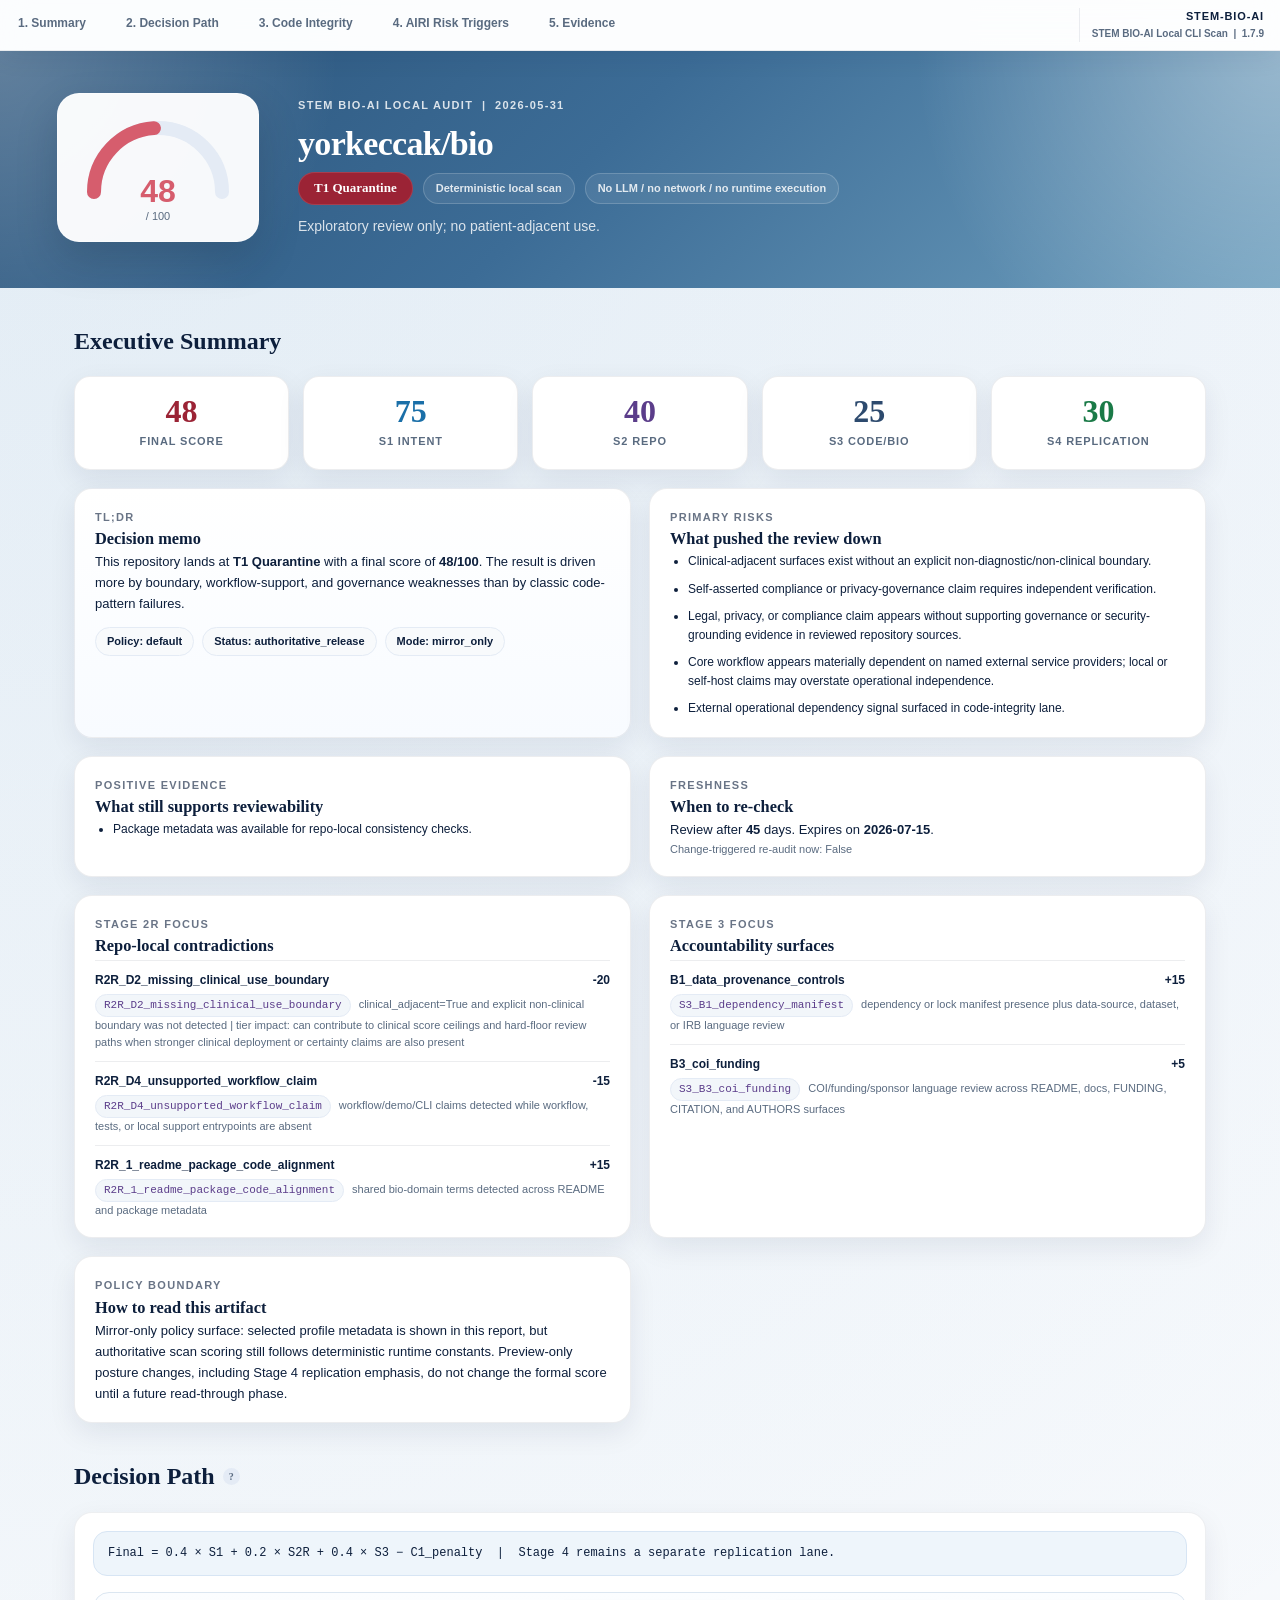
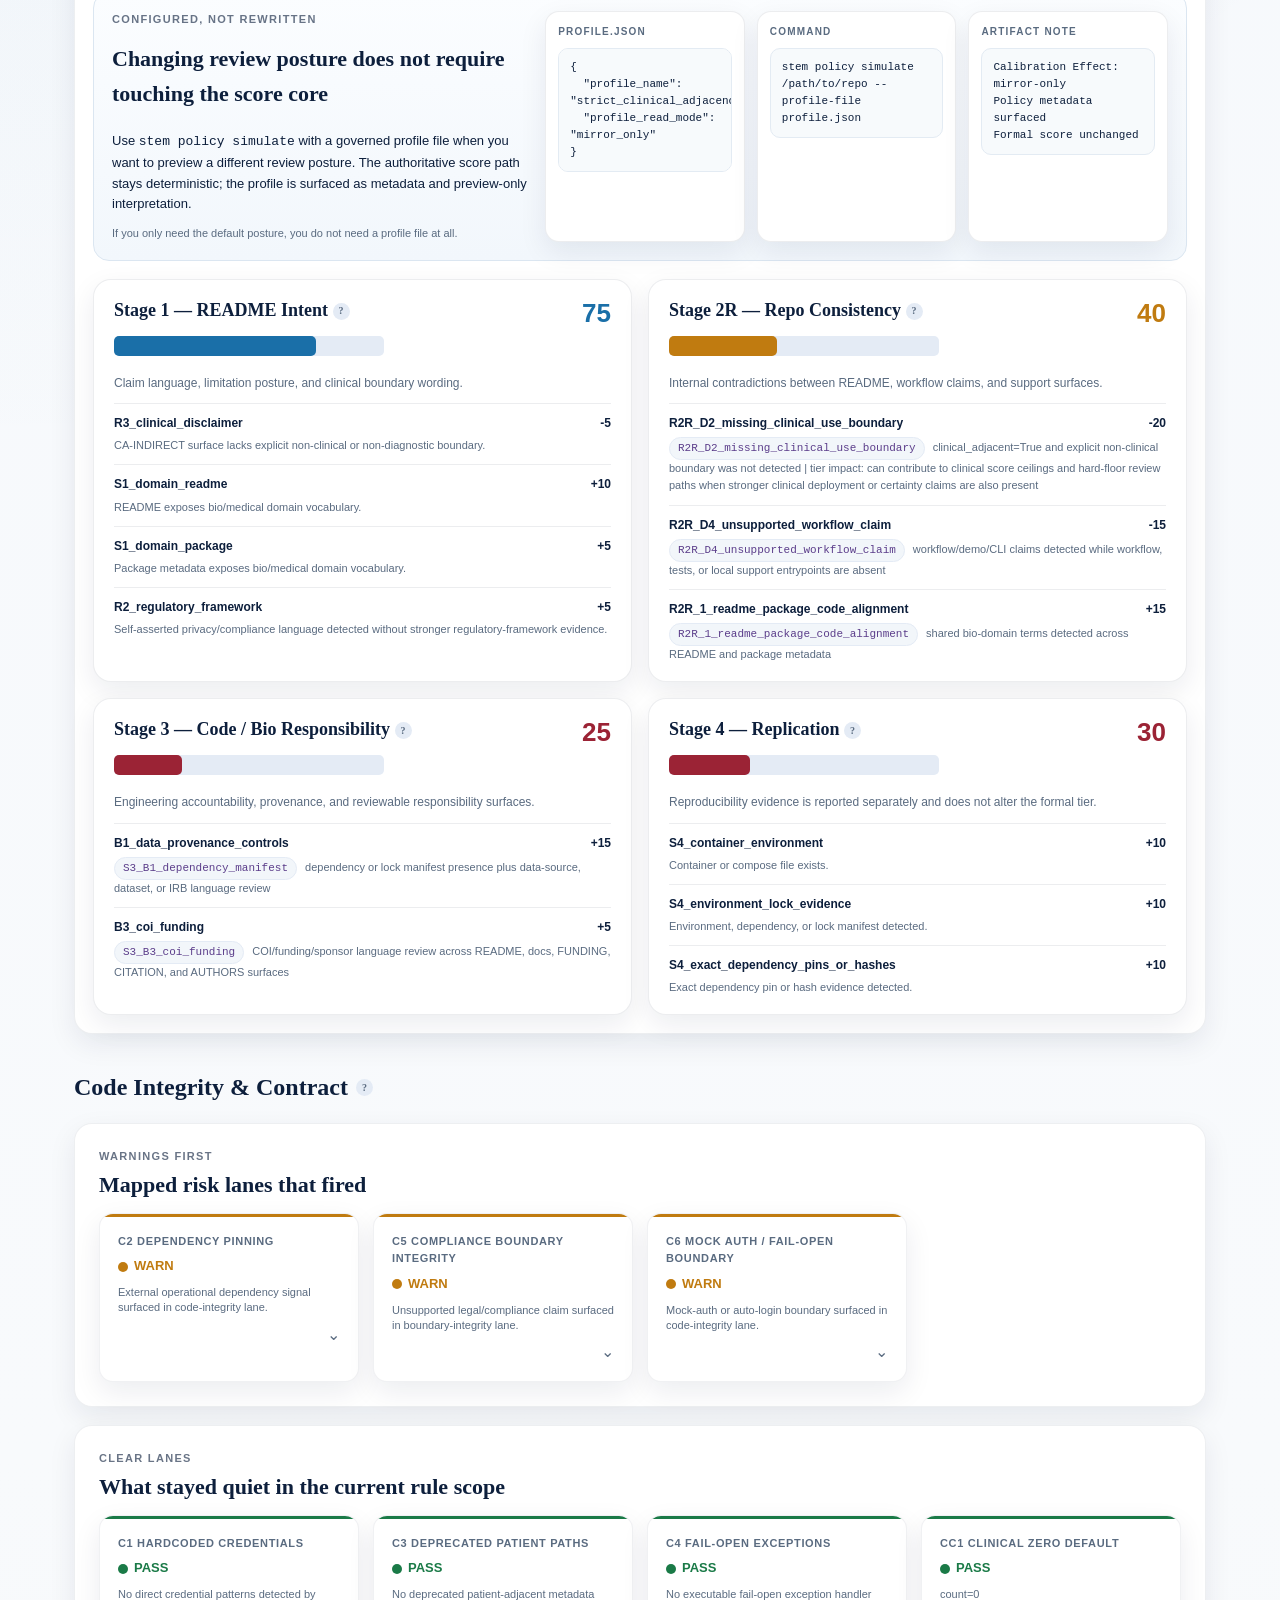
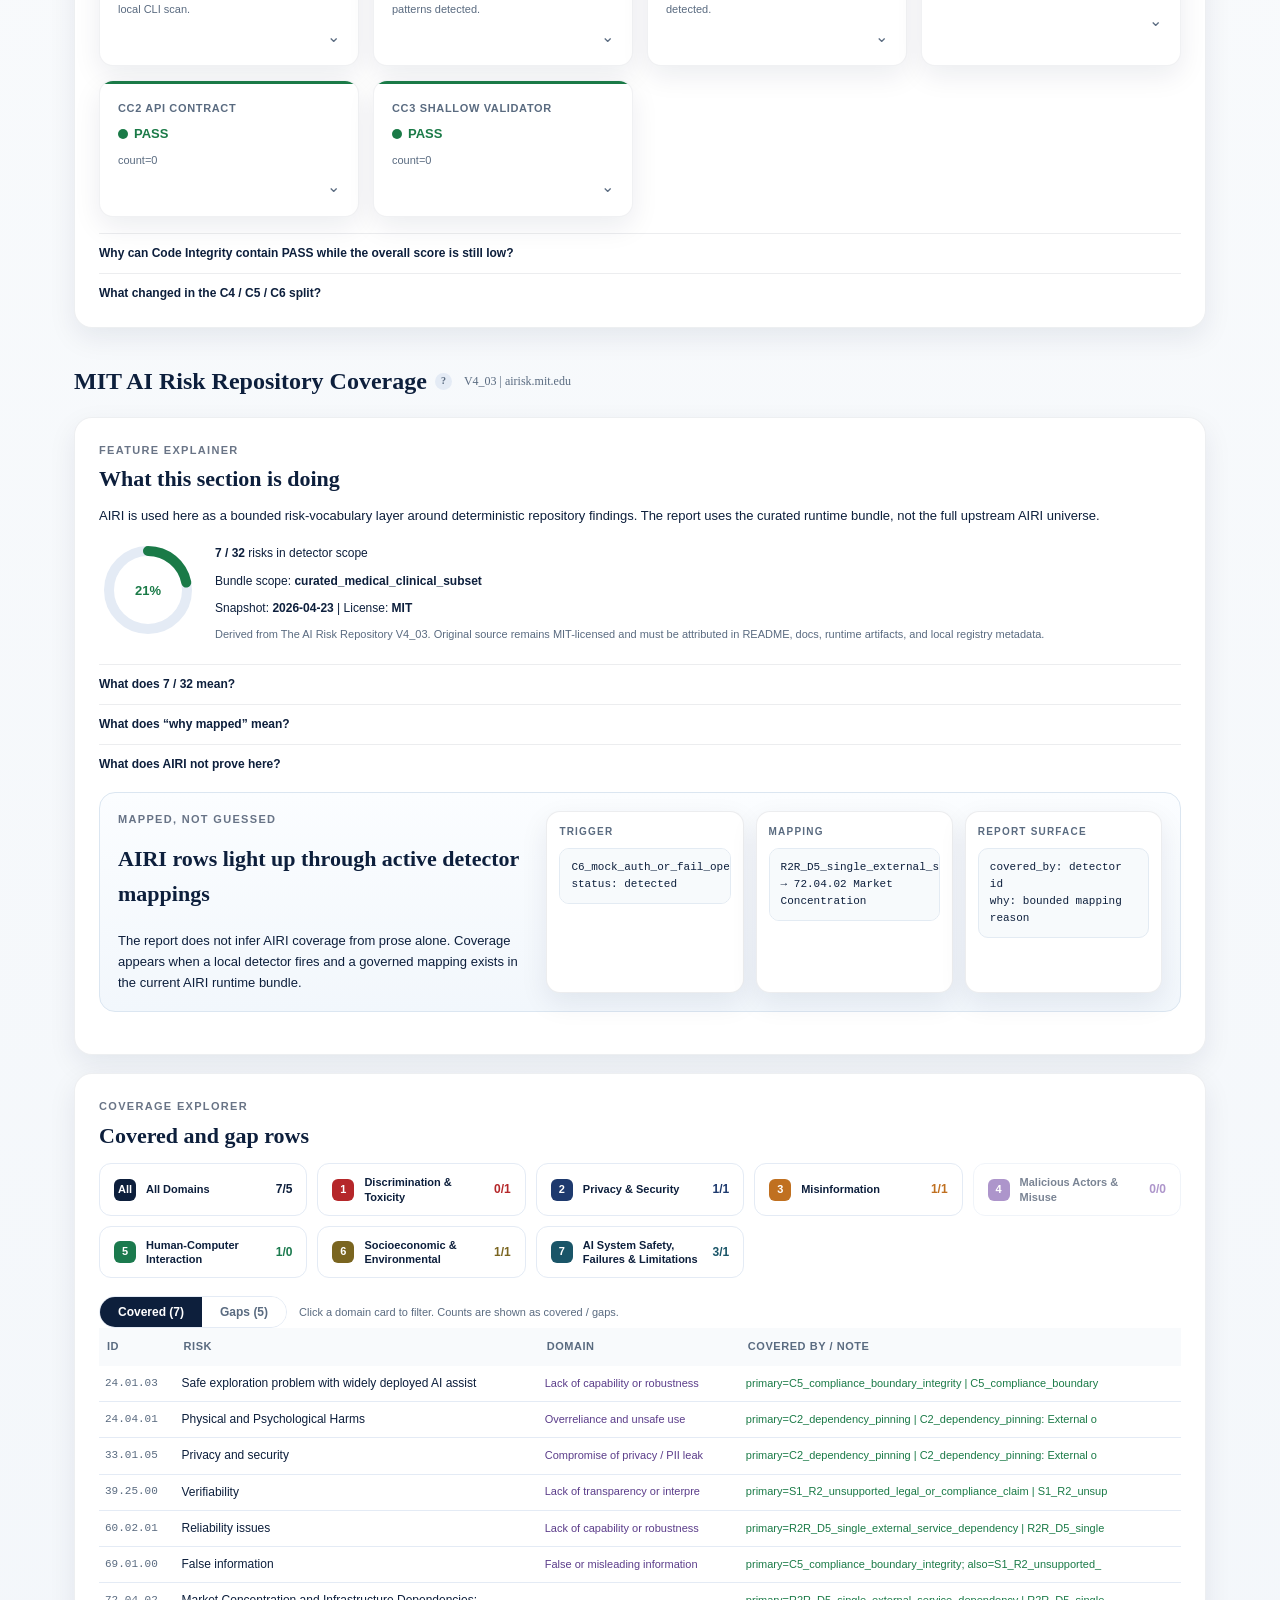
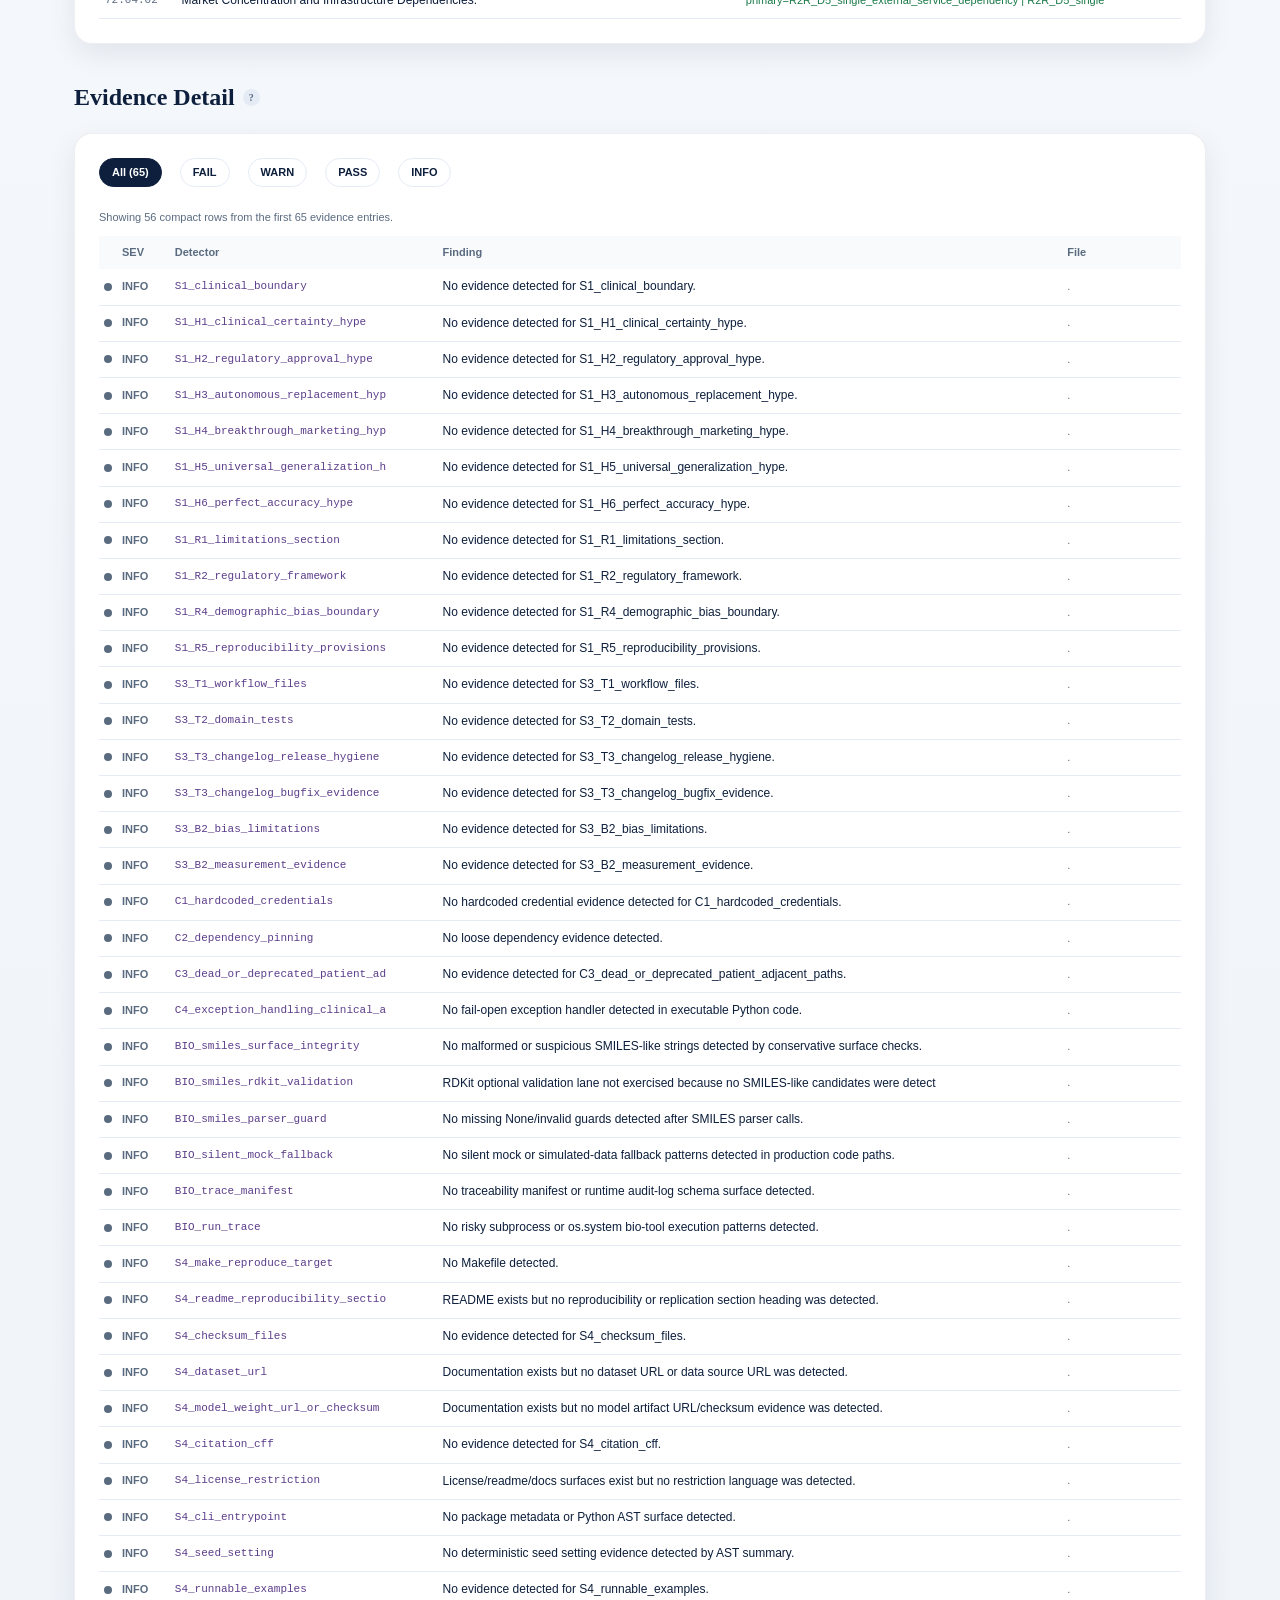
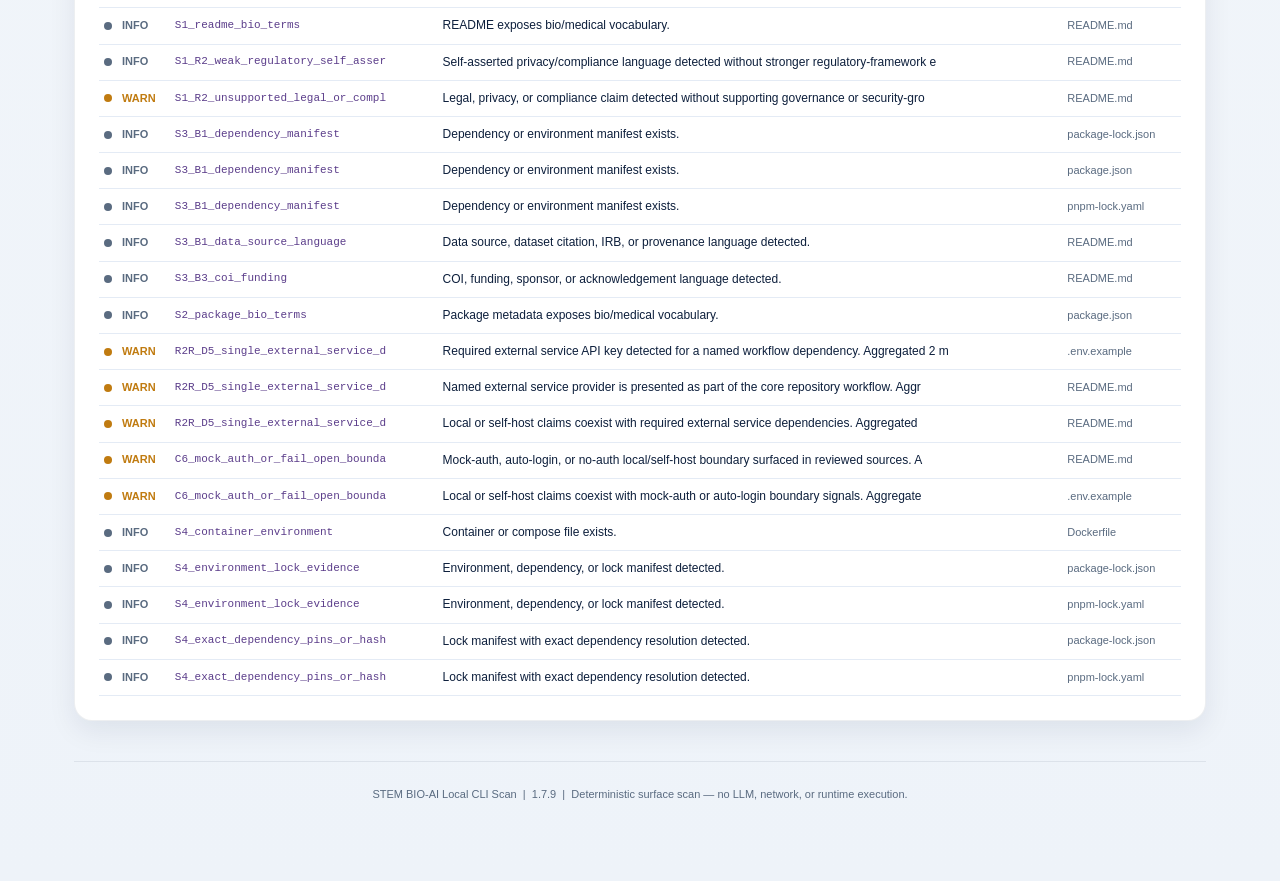
<file: bsc/yorkeccak-bio/2026-05-15/report.html>
<!DOCTYPE html>
<html lang="en">
<head>
<meta charset="utf-8">
<meta name="viewport" content="width=device-width,initial-scale=1">
<title>STEM BIO-AI &mdash; yorkeccak/bio</title>
<style>
:root{
  --navy:#0D1F3C;
  --teal:#1A6FA8;
  --green:#1A7A47;
  --amber:#C07B10;
  --red:#9B2335;
  --purple:#5B3D8A;
  --slate:#2D4A6E;
  --bg:#F8FAFC;
  --panel:#FFFFFF;
  --line:#E4EBF5;
  --muted:#5A6B80;
  --tier:#9B2335;
  --shadow-soft:0 10px 28px rgba(13,31,60,.08);
  --shadow-strong:0 20px 48px rgba(13,31,60,.16);
  --radius:18px;
}
*,*::before,*::after{box-sizing:border-box;margin:0;padding:0}
html{scroll-behavior:smooth}
body{
  font-family:"Segoe UI Variable Text","Segoe UI",ui-sans-serif,sans-serif;
  background:
    radial-gradient(circle at top left, rgba(26,111,168,.09), transparent 28%),
    linear-gradient(180deg, #f5f8fc 0%, #F8FAFC 42%, #eef3f9 100%);
  color:#0D1F3C;
  font-size:14px;
  line-height:1.6;
}
h1,h2,h3,.stage-name,.metric-value,.tier{
  font-family:"Iowan Old Style","Palatino Linotype","Book Antiqua",Georgia,serif;
}
.nav{
  position:sticky;top:0;z-index:60;
  background:rgba(255,255,255,.86);
  backdrop-filter:blur(14px);
  display:flex;justify-content:space-between;align-items:center;gap:16px;
  border-bottom:1px solid rgba(13,31,60,.08);
  box-shadow:0 8px 24px rgba(13,31,60,.06);
  padding-right:16px;
}
.nav-links{display:flex;gap:4px;overflow-x:auto;flex:1;min-width:0}
.nav-brand{display:grid;justify-items:end;flex-shrink:0;white-space:nowrap;padding-left:12px;border-left:1px solid rgba(13,31,60,.08)}
.nav-brand strong{font-size:11px;letter-spacing:.08em;color:#0D1F3C}
.nav-brand span{font-size:10px;color:#5A6B80;font-weight:700}
.nav-link{
  padding:14px 18px;color:#5A6B80;font-size:12px;font-weight:700;
  text-decoration:none;transition:color .2s,background .2s,border-color .2s;
  border-bottom:3px solid transparent;white-space:nowrap;
}
.nav-link:hover{color:#0D1F3C;background:rgba(13,31,60,.04);transform:translateY(-1px)}
.nav-link.active{color:#0D1F3C;border-bottom-color:#1A6FA8}
.hero{
  background:
    radial-gradient(circle at top right, rgba(255,255,255,.35), transparent 28%),
    radial-gradient(circle at top left, rgba(255,255,255,.26), transparent 26%),
    linear-gradient(135deg, #2B547B 0%, #3C6C96 46%, #6E9FBE 100%);
  color:#fff;
  padding:42px 48px 46px;
  display:grid;
  grid-template-columns:minmax(180px,220px) 1fr;
  gap:30px;
  align-items:center;
}
.hero-left{display:flex;justify-content:center}
.hero-right{display:flex;flex-direction:column;gap:10px}
.hero h1{font-size:34px;font-weight:700;line-height:1.1;letter-spacing:-.02em}
.hero-link{color:#fff;text-decoration:none;border-bottom:1px solid transparent}
.hero-link:hover{border-bottom-color:rgba(255,255,255,.72)}
.eyebrow{font-size:11px;font-weight:800;letter-spacing:.12em;text-transform:uppercase;color:rgba(13,31,60,.62)}
.hero .eyebrow{color:rgba(255,255,255,.82)}
.hero-gauge-card{
  background:rgba(255,255,255,.96);
  border:1px solid rgba(255,255,255,.45);
  border-radius:22px;
  padding:18px 20px 14px;
  box-shadow:0 18px 42px rgba(8,22,38,.18);
}
.hero-meta{display:flex;gap:10px;flex-wrap:wrap;align-items:center}
.tier{
  display:inline-block;background:#9B2335;color:#fff;font-size:13px;font-weight:700;
  padding:6px 16px;border-radius:999px;box-shadow:inset 0 0 0 1px rgba(255,255,255,.12);
}
.hero-chip{
  display:inline-flex;align-items:center;padding:6px 12px;border-radius:999px;
  border:1px solid rgba(255,255,255,.18);background:rgba(255,255,255,.08);
  color:rgba(255,255,255,.84);font-size:11px;font-weight:700;
}
.lede{font-size:14px;color:rgba(255,255,255,.82);max-width:720px}
.content{max-width:1180px;margin:0 auto;padding:34px 24px 54px}
section{margin-bottom:34px;scroll-margin-top:72px}
.s-title{font-size:24px;font-weight:700;color:#0D1F3C;margin-bottom:16px;display:flex;gap:8px;align-items:center;flex-wrap:wrap}
.subhead{font-size:22px;font-weight:700;color:#0D1F3C;margin:2px 0 10px}
.panel{
  background:#FFFFFF;
  border:1px solid rgba(13,31,60,.07);
  border-radius:var(--radius);
  padding:24px;
  box-shadow:var(--shadow-soft);
}
.panel:hover,
.metric-card:hover,
.memo-card:hover,
.stage-card:hover{
  box-shadow:var(--shadow-strong);
  transform:translateY(-2px);
}
.memo-grid{display:grid;grid-template-columns:repeat(12,1fr);gap:18px}
.integrity-stack,.airi-stack{display:grid;grid-template-columns:1fr;gap:18px}
.memo-card,.stage-card{
  background:#FFFFFF;
  border:1px solid rgba(13,31,60,.08);
  border-radius:var(--radius);
  padding:20px 20px 18px;
  box-shadow:var(--shadow-soft);
}
.memo-primary{background:linear-gradient(180deg,#ffffff 0%,#f8fbff 100%)}
.memo-card:nth-child(1){grid-column:span 6}
.memo-card:nth-child(2),.memo-card:nth-child(3),.memo-card:nth-child(4){grid-column:span 6}
.memo-text{font-size:13px;color:#0D1F3C}
.memo-note,.muted-note,.muted{font-size:11px;color:#5A6B80;line-height:1.5}
.memo-list{padding-left:18px;display:grid;gap:8px;font-size:12px;color:#0D1F3C}
.pill-row{display:flex;gap:8px;flex-wrap:wrap;margin-top:12px}
.pill{display:inline-flex;align-items:center;padding:5px 11px;border-radius:999px;background:#F8FAFC;border:1px solid #E4EBF5;font-size:11px;font-weight:700;color:#0D1F3C}
.metric-grid{display:grid;grid-template-columns:repeat(5,minmax(0,1fr));gap:14px;margin-bottom:18px}
.metric-card{
  background:#FFFFFF;border:1px solid rgba(13,31,60,.08);border-radius:16px;
  padding:18px 16px;box-shadow:var(--shadow-soft);text-align:center
}
.metric-value{font-size:32px;font-weight:700;line-height:1;margin-bottom:6px}
.metric-label{font-size:11px;color:#5A6B80;font-weight:800;text-transform:uppercase;letter-spacing:.08em}
.alert-t0{background:#9B2335;color:#fff;padding:15px 18px;border-radius:14px;margin-bottom:18px;font-weight:700;box-shadow:var(--shadow-soft)}
.decision-panel{padding:18px}
.formula-banner{
  margin-bottom:16px;padding:12px 14px;border-radius:14px;background:#eef5fb;
  border:1px solid #d7e5f4;font-size:12px;color:#0D1F3C;font-family:"Consolas","SFMono-Regular",monospace
}
.config-pattern{
  display:grid;
  grid-template-columns:minmax(0,1.2fr) minmax(0,1.8fr);
  gap:18px;
  margin-bottom:18px;
  padding:18px;
  border-radius:16px;
  background:linear-gradient(180deg,#fbfdff 0%,#f2f7fc 100%);
  border:1px solid #dbe6f1;
}
.config-copy{display:grid;gap:10px;align-content:start}
.config-grid{display:grid;grid-template-columns:repeat(3,minmax(0,1fr));gap:12px}
.config-card{
  background:#FFFFFF;
  border:1px solid rgba(13,31,60,.08);
  border-radius:14px;
  padding:12px;
  box-shadow:var(--shadow-soft);
}
.config-label{
  font-size:10px;
  font-weight:800;
  letter-spacing:.12em;
  text-transform:uppercase;
  color:#5A6B80;
  margin-bottom:8px;
}
.config-code{
  font-family:"Consolas","SFMono-Regular",monospace;
  font-size:11px;
  line-height:1.55;
  white-space:pre-wrap;
  color:#0D1F3C;
  background:#f7fafc;
  border:1px solid #e3ebf3;
  border-radius:10px;
  padding:10px 11px;
  overflow:auto;
}
.stage-deck{display:grid;grid-template-columns:repeat(2,minmax(0,1fr));gap:16px}
.stage-card-top{display:flex;justify-content:space-between;align-items:flex-start;gap:10px;margin-bottom:10px}
.stage-name{font-size:18px;font-weight:700;color:#0D1F3C;line-height:1.2}
.stage-value{font-size:26px;font-weight:700;line-height:1}
.stage-summary{font-size:12px;color:#5A6B80;margin:12px 0 10px}
.focus-list{list-style:none;display:grid;gap:10px}
.focus-line{padding-top:10px;border-top:1px solid rgba(13,31,60,.08)}
.focus-top{display:flex;justify-content:space-between;gap:12px;align-items:baseline;margin-bottom:4px}
.focus-key{font-size:12px;font-weight:700;color:#0D1F3C}
.focus-score{font-size:12px;font-weight:800;color:#0D1F3C}
.focus-detail{font-size:11px;color:#5A6B80;line-height:1.55}
.focus-detector{display:inline-flex;margin-right:8px;padding:2px 8px;border-radius:999px;background:#f2f6fa;border:1px solid #E4EBF5;font-family:"Consolas","SFMono-Regular",monospace;color:#5B3D8A}
.card-grid{display:grid;grid-template-columns:repeat(auto-fill,minmax(250px,1fr));gap:14px}
.card{background:#FFFFFF;border-radius:14px;box-shadow:var(--shadow-soft);cursor:pointer;transition:box-shadow .2s,transform .15s;overflow:hidden;outline:none;border:1px solid rgba(13,31,60,.06)}
.card:hover{box-shadow:var(--shadow-strong);transform:translateY(-2px)}
.card:focus{box-shadow:0 0 0 3px rgba(26,111,168,.2)}
.card.expanded{box-shadow:var(--shadow-strong)}
.card.expanded .caret{transform:rotate(180deg)}
.caret{display:block;transition:transform .2s}
.faq-block{display:grid;gap:10px;margin-top:16px}
.faq-item{border-top:1px solid rgba(13,31,60,.08);padding-top:10px}
.faq-item summary{cursor:pointer;font-size:12px;font-weight:800;color:#0D1F3C;list-style:none}
.faq-item summary::-webkit-details-marker{display:none}
.faq-item p{margin-top:8px;font-size:12px;color:#5A6B80}
.tip-icon{display:inline-flex;align-items:center;justify-content:center;width:17px;height:17px;border-radius:50%;background:#E4EBF5;color:#5A6B80;font-size:10px;font-weight:800;cursor:help;position:relative;flex-shrink:0;vertical-align:middle}
[data-tooltip]{position:relative}
[data-tooltip]::after{
  content:attr(data-tooltip);position:absolute;bottom:calc(100% + 8px);left:50%;transform:translateX(-50%);
  background:#0D1F3C;color:#fff;padding:9px 12px;border-radius:10px;font-size:11px;line-height:1.45;white-space:normal;
  max-width:280px;width:max-content;opacity:0;pointer-events:none;transition:opacity .2s;z-index:200;text-align:left;
  font-weight:500;box-shadow:0 10px 28px rgba(0,0,0,.25)
}
[data-tooltip]:hover::after,[data-tooltip]:focus::after{opacity:1}
.toggle-row{display:flex;align-items:center;gap:12px;flex-wrap:wrap}
.toggle-group{display:flex;border:1px solid #E4EBF5;border-radius:999px;overflow:hidden;width:fit-content;background:#FFFFFF}
.toggle-btn{padding:8px 18px;font-size:12px;font-weight:800;color:#5A6B80;background:#FFFFFF;border:none;cursor:pointer;transition:all .2s}
.toggle-btn:hover{background:#F8FAFC}
.toggle-btn.active{background:#0D1F3C;color:#fff}
.risk-item{padding:12px 15px;border-left:4px solid #C07B10;margin-bottom:10px;background:#FFFFFF;border-radius:0 10px 10px 0;font-size:12px;color:#0D1F3C;line-height:1.5;transition:border-color .2s,box-shadow .2s}
.risk-item:hover{border-left-color:#9B2335;box-shadow:0 2px 8px rgba(0,0,0,.08)}
.domain-grid{display:grid;grid-template-columns:repeat(auto-fill,minmax(180px,1fr));gap:10px;margin-bottom:18px}
.domain-card{display:flex;align-items:center;gap:10px;padding:11px 14px;background:#FFFFFF;border:1.5px solid #E4EBF5;border-radius:12px;transition:border-color .15s,box-shadow .15s;user-select:none}
.domain-card:hover{border-color:#1A6FA8;box-shadow:var(--shadow-strong);transform:translateY(-2px)}
.domain-card.domain-active{border-color:var(--d-color,#1A6FA8);box-shadow:0 0 0 3px color-mix(in srgb,var(--d-color,#1A6FA8) 18%,transparent)}
.domain-num{display:inline-flex;align-items:center;justify-content:center;width:22px;height:22px;border-radius:6px;color:#fff;font-size:11px;font-weight:800;flex-shrink:0}
.domain-label{font-size:11px;color:#0D1F3C;font-weight:700;flex:1;line-height:1.3}
.domain-cnt{font-size:12px;font-weight:800;flex-shrink:0}
.airi-tag{font-size:12px;color:#5A6B80;font-weight:500;margin-left:4px}
.airi-kpi{display:flex;gap:18px;align-items:center;flex-wrap:wrap;margin-top:14px}
.airi-copy{display:grid;gap:8px;min-width:240px}
.metric-inline{font-size:12px;color:#0D1F3C}
.airi-table{width:100%;border-collapse:collapse}
.airi-table th{padding:10px 8px;font-size:11px;text-align:left;color:#5A6B80;background:#F8FAFC;font-weight:800;text-transform:uppercase;letter-spacing:.05em}
.airi-table tr:hover{background:#F8FAFC}
.ev-row{transition:background .15s;cursor:default}
.ev-row:hover{background:#F8FAFC}
.filter-chip{display:inline-flex;align-items:center;padding:5px 12px;border-radius:999px;font-size:11px;font-weight:800;cursor:pointer;border:1px solid #E4EBF5;margin:0 6px 8px 0;transition:all .15s;background:#FFFFFF;user-select:none}
.filter-chip.active{background:#0D1F3C;color:#fff;border-color:#0D1F3C}
.filter-chip:hover:not(.active){background:#F8FAFC}
.footer{font-size:11px;color:#5A6B80;text-align:center;padding:24px 0;border-top:1px solid rgba(13,31,60,.08);margin-top:40px}
@media(max-width:1000px){
  .metric-grid{grid-template-columns:repeat(3,minmax(0,1fr))}
  .stage-deck{grid-template-columns:1fr}
  .memo-card,.memo-card:nth-child(1),.memo-card:nth-child(2),.memo-card:nth-child(3),.memo-card:nth-child(4){grid-column:span 12}
  .config-pattern{grid-template-columns:1fr}
  .config-grid{grid-template-columns:1fr}
}
@media(max-width:760px){
  .hero{padding:28px 22px;grid-template-columns:1fr}
  .content{padding:24px 14px 42px}
  .nav{padding-right:10px}
  .nav-brand{display:none}
  .nav-link{padding:12px 12px;font-size:11px}
  .metric-grid{grid-template-columns:repeat(2,minmax(0,1fr))}
}
@media(max-width:520px){
  .metric-grid{grid-template-columns:1fr}
  .s-title{font-size:21px}
  .hero h1{font-size:28px}
}
</style>
</head>
<body>
<nav class="nav" aria-label="Report sections"><div class="nav-links"><a href="#s1" class="nav-link">1. Summary</a><a href="#s2" class="nav-link">2. Decision Path</a><a href="#s3" class="nav-link">3. Code Integrity</a><a href="#s4" class="nav-link">4. AIRI Risk Triggers</a><a href="#s5" class="nav-link">5. Evidence</a></div><div class="nav-brand"><strong>STEM-BIO-AI</strong><span>STEM BIO-AI Local CLI Scan &nbsp;|&nbsp; 1.7.9</span></div></nav>
<header class="hero"><div class="hero-left"><div class="hero-gauge-card"><svg width="160" height="108" viewBox="0 0 160 108" aria-label="Score gauge: 48/100"><path d="M 16,80 A 64,64 0 0,1 144,80" fill="none" stroke="#E4EBF5" stroke-width="14" stroke-linecap="round"/><path d="M 16,80 A 64,64 0 0,1 75.98,16.13" fill="none" stroke="#D65D6D" stroke-width="14" stroke-linecap="round"/><text x="80" y="90" text-anchor="middle" font-size="32" font-weight="700" fill="#D65D6D">48</text><text x="80" y="108" text-anchor="middle" font-size="11" fill="#5A6B80">/ 100</text></svg></div></div><div class="hero-right"><div class="eyebrow">STEM BIO-AI Local Audit &nbsp;|&nbsp; 2026-05-31</div><h1><a href="https://github.com/yorkeccak/bio" class="hero-link" target="_blank" rel="noopener noreferrer">yorkeccak/bio</a></h1><div class="hero-meta"><span class="tier">T1 Quarantine</span><span class="hero-chip">Deterministic local scan</span><span class="hero-chip">No LLM / no network / no runtime execution</span></div><p class="lede">Exploratory review only; no patient-adjacent use.</p></div></header>
<div class="content">
<section id="s1"><h2 class="s-title">Executive Summary</h2><div class="metric-grid"><div class="metric-card"><div class="metric-value" style="color:#9B2335">48</div><div class="metric-label">Final Score</div></div><div class="metric-card"><div class="metric-value" style="color:#1A6FA8">75</div><div class="metric-label">S1 Intent</div></div><div class="metric-card"><div class="metric-value" style="color:#5B3D8A">40</div><div class="metric-label">S2 Repo</div></div><div class="metric-card"><div class="metric-value" style="color:#2D4A6E">25</div><div class="metric-label">S3 Code/Bio</div></div><div class="metric-card"><div class="metric-value" style="color:#1A7A47">30</div><div class="metric-label">S4 Replication</div></div></div><div class="memo-grid"><article class="memo-card memo-primary"><div class="eyebrow">TL;DR</div><h3>Decision memo</h3><p class="memo-text">This repository lands at <strong>T1 Quarantine</strong> with a final score of <strong>48/100</strong>. The result is driven more by boundary, workflow-support, and governance weaknesses than by classic code-pattern failures.</p><div class="pill-row"><span class="pill">Policy: default</span><span class="pill">Status: authoritative_release</span><span class="pill">Mode: mirror_only</span></div></article><article class="memo-card"><div class="eyebrow">Primary Risks</div><h3>What pushed the review down</h3><ul class="memo-list"><li>Clinical-adjacent surfaces exist without an explicit non-diagnostic/non-clinical boundary.</li><li>Self-asserted compliance or privacy-governance claim requires independent verification.</li><li>Legal, privacy, or compliance claim appears without supporting governance or security-grounding evidence in reviewed repository sources.</li><li>Core workflow appears materially dependent on named external service providers; local or self-host claims may overstate operational independence.</li><li>External operational dependency signal surfaced in code-integrity lane.</li></ul></article><article class="memo-card"><div class="eyebrow">Positive Evidence</div><h3>What still supports reviewability</h3><ul class="memo-list"><li>Package metadata was available for repo-local consistency checks.</li></ul></article><article class="memo-card"><div class="eyebrow">Freshness</div><h3>When to re-check</h3><p class="memo-text">Review after <strong>45</strong> days. Expires on <strong>2026-07-15</strong>.</p><p class="memo-note">Change-triggered re-audit now: False</p></article></div><div class="memo-grid" style="margin-top:18px"><article class="memo-card"><div class="eyebrow">Stage 2R Focus</div><h3>Repo-local contradictions</h3><ul class="focus-list"><li class="focus-line"><div class="focus-top"><span class="focus-key">R2R_D2_missing_clinical_use_boundary</span><span class="focus-score">-20</span></div><div class="focus-detail"><span class="focus-detector">R2R_D2_missing_clinical_use_boundary</span>clinical_adjacent=True and explicit non-clinical boundary was not detected | tier impact: can contribute to clinical score ceilings and hard-floor review paths when stronger clinical deployment or certainty claims are also present</div></li><li class="focus-line"><div class="focus-top"><span class="focus-key">R2R_D4_unsupported_workflow_claim</span><span class="focus-score">-15</span></div><div class="focus-detail"><span class="focus-detector">R2R_D4_unsupported_workflow_claim</span>workflow/demo/CLI claims detected while workflow, tests, or local support entrypoints are absent</div></li><li class="focus-line"><div class="focus-top"><span class="focus-key">R2R_1_readme_package_code_alignment</span><span class="focus-score">+15</span></div><div class="focus-detail"><span class="focus-detector">R2R_1_readme_package_code_alignment</span>shared bio-domain terms detected across README and package metadata</div></li></ul></article><article class="memo-card"><div class="eyebrow">Stage 3 Focus</div><h3>Accountability surfaces</h3><ul class="focus-list"><li class="focus-line"><div class="focus-top"><span class="focus-key">B1_data_provenance_controls</span><span class="focus-score">+15</span></div><div class="focus-detail"><span class="focus-detector">S3_B1_dependency_manifest</span>dependency or lock manifest presence plus data-source, dataset, or IRB language review</div></li><li class="focus-line"><div class="focus-top"><span class="focus-key">B3_coi_funding</span><span class="focus-score">+5</span></div><div class="focus-detail"><span class="focus-detector">S3_B3_coi_funding</span>COI/funding/sponsor language review across README, docs, FUNDING, CITATION, and AUTHORS surfaces</div></li></ul></article><article class="memo-card"><div class="eyebrow">Policy Boundary</div><h3>How to read this artifact</h3><p class="memo-text">Mirror-only policy surface: selected profile metadata is shown in this report, but authoritative scan scoring still follows deterministic runtime constants. Preview-only posture changes, including Stage 4 replication emphasis, do not change the formal score until a future read-through phase.</p></article></div></section>
<section id="s2"><h2 class="s-title">Decision Path <span class="tip-icon" data-tooltip="This section explains where the score came from, with rubric-level movement and detector-linked rationale where available." tabindex="0">?</span></h2><div class="panel decision-panel"><div class="formula-banner">Final = 0.4 × S1 + 0.2 × S2R + 0.4 × S3 − C1_penalty &nbsp;|&nbsp; Stage 4 remains a separate replication lane.</div><div class="config-pattern"><div class="config-copy"><div class="eyebrow">Configured, Not Rewritten</div><h3 class="subhead">Changing review posture does not require touching the score core</h3><p class="memo-text">Use <code>stem policy simulate</code> with a governed profile file when you want to preview a different review posture. The authoritative score path stays deterministic; the profile is surfaced as metadata and preview-only interpretation.</p><p class="memo-note">If you only need the default posture, you do not need a profile file at all.</p></div><div class="config-grid"><article class="config-card"><div class="config-label">profile.json</div><pre class="config-code">{
  "profile_name": "strict_clinical_adjacency",
  "profile_read_mode": "mirror_only"
}</pre></article><article class="config-card"><div class="config-label">command</div><pre class="config-code">stem policy simulate /path/to/repo --profile-file profile.json</pre></article><article class="config-card"><div class="config-label">artifact note</div><pre class="config-code">Calibration Effect: mirror-only
Policy metadata surfaced
Formal score unchanged</pre></article></div></div><div class="stage-deck"><article class="stage-card"><div class="stage-card-top"><div class="stage-name">Stage 1 — README Intent <span class="tip-icon" data-tooltip="Stage 1: Scans README/docs for hype language, overconfidence claims, and missing clinical disclaimers." tabindex="0">?</span></div><div class="stage-value" style="color:#1A6FA8">75</div></div><svg width="270" height="20" viewBox="0 0 270 20"><rect width="270" height="20" rx="5" fill="#E4EBF5"/><rect width="202" height="20" rx="5" fill="#1A6FA8"/></svg><p class="stage-summary">Claim language, limitation posture, and clinical boundary wording.</p><ul class="focus-list"><li class="focus-line"><div class="focus-top"><span class="focus-key">R3_clinical_disclaimer</span><span class="focus-score">-5</span></div><div class="focus-detail">CA-INDIRECT surface lacks explicit non-clinical or non-diagnostic boundary.</div></li><li class="focus-line"><div class="focus-top"><span class="focus-key">S1_domain_readme</span><span class="focus-score">+10</span></div><div class="focus-detail">README exposes bio/medical domain vocabulary.</div></li><li class="focus-line"><div class="focus-top"><span class="focus-key">S1_domain_package</span><span class="focus-score">+5</span></div><div class="focus-detail">Package metadata exposes bio/medical domain vocabulary.</div></li><li class="focus-line"><div class="focus-top"><span class="focus-key">R2_regulatory_framework</span><span class="focus-score">+5</span></div><div class="focus-detail">Self-asserted privacy/compliance language detected without stronger regulatory-framework evidence.</div></li></ul></article><article class="stage-card"><div class="stage-card-top"><div class="stage-name">Stage 2R — Repo Consistency <span class="tip-icon" data-tooltip="Stage 2R: Cross-checks API names advertised in README against actual code exports and __all__ lists." tabindex="0">?</span></div><div class="stage-value" style="color:#C07B10">40</div></div><svg width="270" height="20" viewBox="0 0 270 20"><rect width="270" height="20" rx="5" fill="#E4EBF5"/><rect width="108" height="20" rx="5" fill="#C07B10"/></svg><p class="stage-summary">Internal contradictions between README, workflow claims, and support surfaces.</p><ul class="focus-list"><li class="focus-line"><div class="focus-top"><span class="focus-key">R2R_D2_missing_clinical_use_boundary</span><span class="focus-score">-20</span></div><div class="focus-detail"><span class="focus-detector">R2R_D2_missing_clinical_use_boundary</span>clinical_adjacent=True and explicit non-clinical boundary was not detected | tier impact: can contribute to clinical score ceilings and hard-floor review paths when stronger clinical deployment or certainty claims are also present</div></li><li class="focus-line"><div class="focus-top"><span class="focus-key">R2R_D4_unsupported_workflow_claim</span><span class="focus-score">-15</span></div><div class="focus-detail"><span class="focus-detector">R2R_D4_unsupported_workflow_claim</span>workflow/demo/CLI claims detected while workflow, tests, or local support entrypoints are absent</div></li><li class="focus-line"><div class="focus-top"><span class="focus-key">R2R_1_readme_package_code_alignment</span><span class="focus-score">+15</span></div><div class="focus-detail"><span class="focus-detector">R2R_1_readme_package_code_alignment</span>shared bio-domain terms detected across README and package metadata</div></li></ul></article><article class="stage-card"><div class="stage-card-top"><div class="stage-name">Stage 3 — Code / Bio Responsibility <span class="tip-icon" data-tooltip="Stage 3: AST scan for clinical safety patterns: PII validators, exception handling, dependency pinning." tabindex="0">?</span></div><div class="stage-value" style="color:#9B2335">25</div></div><svg width="270" height="20" viewBox="0 0 270 20"><rect width="270" height="20" rx="5" fill="#E4EBF5"/><rect width="68" height="20" rx="5" fill="#9B2335"/></svg><p class="stage-summary">Engineering accountability, provenance, and reviewable responsibility surfaces.</p><ul class="focus-list"><li class="focus-line"><div class="focus-top"><span class="focus-key">B1_data_provenance_controls</span><span class="focus-score">+15</span></div><div class="focus-detail"><span class="focus-detector">S3_B1_dependency_manifest</span>dependency or lock manifest presence plus data-source, dataset, or IRB language review</div></li><li class="focus-line"><div class="focus-top"><span class="focus-key">B3_coi_funding</span><span class="focus-score">+5</span></div><div class="focus-detail"><span class="focus-detector">S3_B3_coi_funding</span>COI/funding/sponsor language review across README, docs, FUNDING, CITATION, and AUTHORS surfaces</div></li></ul></article><article class="stage-card"><div class="stage-card-top"><div class="stage-name">Stage 4 — Replication <span class="tip-icon" data-tooltip="Stage 4: Evaluates reproducibility artifacts: seed fixation, dataset pinning, environment lock files." tabindex="0">?</span></div><div class="stage-value" style="color:#9B2335">30</div></div><svg width="270" height="20" viewBox="0 0 270 20"><rect width="270" height="20" rx="5" fill="#E4EBF5"/><rect width="81" height="20" rx="5" fill="#9B2335"/></svg><p class="stage-summary">Reproducibility evidence is reported separately and does not alter the formal tier.</p><ul class="focus-list"><li class="focus-line"><div class="focus-top"><span class="focus-key">S4_container_environment</span><span class="focus-score">+10</span></div><div class="focus-detail">Container or compose file exists.</div></li><li class="focus-line"><div class="focus-top"><span class="focus-key">S4_environment_lock_evidence</span><span class="focus-score">+10</span></div><div class="focus-detail">Environment, dependency, or lock manifest detected.</div></li><li class="focus-line"><div class="focus-top"><span class="focus-key">S4_exact_dependency_pins_or_hashes</span><span class="focus-score">+10</span></div><div class="focus-detail">Exact dependency pin or hash evidence detected.</div></li></ul></article></div></div></section>
<section id="s3"><h2 class="s-title">Code Integrity &amp; Contract <span class="tip-icon" data-tooltip="C1-C6: static code and governance checks. CC1-CC3: Layer 2 AST contract detectors. PASS means no mapped trigger was detected in the current rule scope, not that the whole repository is mature." tabindex="0">?</span></h2><div class="integrity-stack"><div class="panel"><div class="eyebrow">Warnings First</div><h3 class="subhead">Mapped risk lanes that fired</h3><div class="card-grid"><div class="card" onclick="toggleCard(this)" tabindex="0" role="button" aria-expanded="false"><div style="border-top:3px solid #C07B10;padding:16px 18px"><div style="font-size:11px;font-weight:700;color:#5A6B80;text-transform:uppercase;letter-spacing:.06em;margin-bottom:6px">C2 Dependency Pinning</div><div style="font-size:13px;font-weight:700;color:#C07B10;display:flex;align-items:center;gap:6px;margin-bottom:8px"><span style="width:10px;height:10px;border-radius:50%;background:#C07B10;display:inline-block"></span>WARN</div><div style="font-size:11px;color:#5A6B80;line-height:1.4">External operational dependency signal surfaced in code-integrity lane.</div><div class="caret" style="text-align:right;margin-top:6px;font-size:16px;color:#5A6B80">&#8964;</div></div><div class="card-detail" style="display:none;padding:0 18px 14px;border-top:1px solid #E4EBF5"><ul style="padding-left:16px;margin:10px 0 0;font-size:11px;color:#0D1F3C;line-height:1.7"><li style="margin-bottom:3px">External operational dependency signal surfaced in code-integrity lane.</li><li style="margin-bottom:3px">.env.example:24 VALYU_API_KEY=valyu_your_api_key_here</li><li style="margin-bottom:3px">.env.example:38 DAYTONA_API_KEY=your_daytona_api_key_here</li><li style="margin-bottom:3px">README.md:23 - **One Unified Search** - Powered by Valyu's specialized biomedical data API</li></ul></div></div><div class="card" onclick="toggleCard(this)" tabindex="0" role="button" aria-expanded="false"><div style="border-top:3px solid #C07B10;padding:16px 18px"><div style="font-size:11px;font-weight:700;color:#5A6B80;text-transform:uppercase;letter-spacing:.06em;margin-bottom:6px">C5 Compliance Boundary Integrity</div><div style="font-size:13px;font-weight:700;color:#C07B10;display:flex;align-items:center;gap:6px;margin-bottom:8px"><span style="width:10px;height:10px;border-radius:50%;background:#C07B10;display:inline-block"></span>WARN</div><div style="font-size:11px;color:#5A6B80;line-height:1.4">Unsupported legal/compliance claim surfaced in boundary-integrity lane.</div><div class="caret" style="text-align:right;margin-top:6px;font-size:16px;color:#5A6B80">&#8964;</div></div><div class="card-detail" style="display:none;padding:0 18px 14px;border-top:1px solid #E4EBF5"><ul style="padding-left:16px;margin:10px 0 0;font-size:11px;color:#0D1F3C;line-height:1.7"><li style="margin-bottom:3px">Unsupported legal/compliance claim surfaced in boundary-integrity lane.</li><li style="margin-bottom:3px">README.md:262 - HIPAA-compliant architecture (when self-hosted)</li><li style="margin-bottom:3px">Clinical-adjacent surfaces exist without an explicit non-diagnostic/non-clinical boundary.</li></ul></div></div><div class="card" onclick="toggleCard(this)" tabindex="0" role="button" aria-expanded="false"><div style="border-top:3px solid #C07B10;padding:16px 18px"><div style="font-size:11px;font-weight:700;color:#5A6B80;text-transform:uppercase;letter-spacing:.06em;margin-bottom:6px">C6 Mock Auth / Fail-Open Boundary</div><div style="font-size:13px;font-weight:700;color:#C07B10;display:flex;align-items:center;gap:6px;margin-bottom:8px"><span style="width:10px;height:10px;border-radius:50%;background:#C07B10;display:inline-block"></span>WARN</div><div style="font-size:11px;color:#5A6B80;line-height:1.4">Mock-auth or auto-login boundary surfaced in code-integrity lane.</div><div class="caret" style="text-align:right;margin-top:6px;font-size:16px;color:#5A6B80">&#8964;</div></div><div class="card-detail" style="display:none;padding:0 18px 14px;border-top:1px solid #E4EBF5"><ul style="padding-left:16px;margin:10px 0 0;font-size:11px;color:#0D1F3C;line-height:1.7"><li style="margin-bottom:3px">Mock-auth or auto-login boundary surfaced in code-integrity lane.</li><li style="margin-bottom:3px">README.md:51 - **No authentication required** - Auto-login as dev user</li><li style="margin-bottom:3px">README.md:110 You'll be automatically logged in as `dev@localhost` with full access to all features.</li><li style="margin-bottom:3px">README.md:134 2. **Mock Authentication**</li><li style="margin-bottom:3px">README.md:135 - Auto-login as dev user (`dev@localhost`)</li></ul></div></div></div></div><div class="panel"><div class="eyebrow">Clear Lanes</div><h3 class="subhead">What stayed quiet in the current rule scope</h3><div class="card-grid"><div class="card" onclick="toggleCard(this)" tabindex="0" role="button" aria-expanded="false"><div style="border-top:3px solid #1A7A47;padding:16px 18px"><div style="font-size:11px;font-weight:700;color:#5A6B80;text-transform:uppercase;letter-spacing:.06em;margin-bottom:6px">C1 Hardcoded Credentials</div><div style="font-size:13px;font-weight:700;color:#1A7A47;display:flex;align-items:center;gap:6px;margin-bottom:8px"><span style="width:10px;height:10px;border-radius:50%;background:#1A7A47;display:inline-block"></span>PASS</div><div style="font-size:11px;color:#5A6B80;line-height:1.4">No direct credential patterns detected by local CLI scan.</div><div class="caret" style="text-align:right;margin-top:6px;font-size:16px;color:#5A6B80">&#8964;</div></div><div class="card-detail" style="display:none;padding:0 18px 14px;border-top:1px solid #E4EBF5"><ul style="padding-left:16px;margin:10px 0 0;font-size:11px;color:#0D1F3C;line-height:1.7"><li style="margin-bottom:3px">No direct credential patterns detected by local CLI scan.</li></ul></div></div><div class="card" onclick="toggleCard(this)" tabindex="0" role="button" aria-expanded="false"><div style="border-top:3px solid #1A7A47;padding:16px 18px"><div style="font-size:11px;font-weight:700;color:#5A6B80;text-transform:uppercase;letter-spacing:.06em;margin-bottom:6px">C3 Deprecated Patient Paths</div><div style="font-size:13px;font-weight:700;color:#1A7A47;display:flex;align-items:center;gap:6px;margin-bottom:8px"><span style="width:10px;height:10px;border-radius:50%;background:#1A7A47;display:inline-block"></span>PASS</div><div style="font-size:11px;color:#5A6B80;line-height:1.4">No deprecated patient-adjacent metadata patterns detected.</div><div class="caret" style="text-align:right;margin-top:6px;font-size:16px;color:#5A6B80">&#8964;</div></div><div class="card-detail" style="display:none;padding:0 18px 14px;border-top:1px solid #E4EBF5"><ul style="padding-left:16px;margin:10px 0 0;font-size:11px;color:#0D1F3C;line-height:1.7"><li style="margin-bottom:3px">No deprecated patient-adjacent metadata patterns detected.</li></ul></div></div><div class="card" onclick="toggleCard(this)" tabindex="0" role="button" aria-expanded="false"><div style="border-top:3px solid #1A7A47;padding:16px 18px"><div style="font-size:11px;font-weight:700;color:#5A6B80;text-transform:uppercase;letter-spacing:.06em;margin-bottom:6px">C4 Fail-Open Exceptions</div><div style="font-size:13px;font-weight:700;color:#1A7A47;display:flex;align-items:center;gap:6px;margin-bottom:8px"><span style="width:10px;height:10px;border-radius:50%;background:#1A7A47;display:inline-block"></span>PASS</div><div style="font-size:11px;color:#5A6B80;line-height:1.4">No executable fail-open exception handler detected.</div><div class="caret" style="text-align:right;margin-top:6px;font-size:16px;color:#5A6B80">&#8964;</div></div><div class="card-detail" style="display:none;padding:0 18px 14px;border-top:1px solid #E4EBF5"><ul style="padding-left:16px;margin:10px 0 0;font-size:11px;color:#0D1F3C;line-height:1.7"><li style="margin-bottom:3px">No executable fail-open exception handler detected.</li></ul></div></div><div class="card" onclick="toggleCard(this)" tabindex="0" role="button" aria-expanded="false"><div style="border-top:3px solid #1A7A47;padding:16px 18px"><div style="font-size:11px;font-weight:700;color:#5A6B80;text-transform:uppercase;letter-spacing:.06em;margin-bottom:6px">CC1 Clinical Zero Default</div><div style="font-size:13px;font-weight:700;color:#1A7A47;display:flex;align-items:center;gap:6px;margin-bottom:8px"><span style="width:10px;height:10px;border-radius:50%;background:#1A7A47;display:inline-block"></span>PASS</div><div style="font-size:11px;color:#5A6B80;line-height:1.4">count=0</div><div class="caret" style="text-align:right;margin-top:6px;font-size:16px;color:#5A6B80">&#8964;</div></div><div class="card-detail" style="display:none;padding:0 18px 14px;border-top:1px solid #E4EBF5"><ul style="padding-left:16px;margin:10px 0 0;font-size:11px;color:#0D1F3C;line-height:1.7"><li style="margin-bottom:3px">count=0</li></ul></div></div><div class="card" onclick="toggleCard(this)" tabindex="0" role="button" aria-expanded="false"><div style="border-top:3px solid #1A7A47;padding:16px 18px"><div style="font-size:11px;font-weight:700;color:#5A6B80;text-transform:uppercase;letter-spacing:.06em;margin-bottom:6px">CC2 API Contract</div><div style="font-size:13px;font-weight:700;color:#1A7A47;display:flex;align-items:center;gap:6px;margin-bottom:8px"><span style="width:10px;height:10px;border-radius:50%;background:#1A7A47;display:inline-block"></span>PASS</div><div style="font-size:11px;color:#5A6B80;line-height:1.4">count=0</div><div class="caret" style="text-align:right;margin-top:6px;font-size:16px;color:#5A6B80">&#8964;</div></div><div class="card-detail" style="display:none;padding:0 18px 14px;border-top:1px solid #E4EBF5"><ul style="padding-left:16px;margin:10px 0 0;font-size:11px;color:#0D1F3C;line-height:1.7"><li style="margin-bottom:3px">count=0</li></ul></div></div><div class="card" onclick="toggleCard(this)" tabindex="0" role="button" aria-expanded="false"><div style="border-top:3px solid #1A7A47;padding:16px 18px"><div style="font-size:11px;font-weight:700;color:#5A6B80;text-transform:uppercase;letter-spacing:.06em;margin-bottom:6px">CC3 Shallow Validator</div><div style="font-size:13px;font-weight:700;color:#1A7A47;display:flex;align-items:center;gap:6px;margin-bottom:8px"><span style="width:10px;height:10px;border-radius:50%;background:#1A7A47;display:inline-block"></span>PASS</div><div style="font-size:11px;color:#5A6B80;line-height:1.4">count=0</div><div class="caret" style="text-align:right;margin-top:6px;font-size:16px;color:#5A6B80">&#8964;</div></div><div class="card-detail" style="display:none;padding:0 18px 14px;border-top:1px solid #E4EBF5"><ul style="padding-left:16px;margin:10px 0 0;font-size:11px;color:#0D1F3C;line-height:1.7"><li style="margin-bottom:3px">count=0</li></ul></div></div></div><div class="faq-block"><details class="faq-item"><summary>Why can Code Integrity contain PASS while the overall score is still low?</summary><p>Because Code Integrity is a narrow detector family. The formal score is still driven mainly by Stage 1, Stage 2R, and Stage 3 evidence posture.</p></details><details class="faq-item"><summary>What changed in the C4 / C5 / C6 split?</summary><p>C4 is now reserved for executable fail-open exception behavior, C5 for unsupported compliance or boundary integrity claims, and C6 for mock-auth or no-auth trust-boundary signals.</p></details></div></div></div></section>
<section id="s4"><h2 class="s-title">MIT AI Risk Repository Coverage <span class="tip-icon" data-tooltip="Coverage counts only risks reached through local detector mappings. Coverage is not a safety verdict, and unmapped review concerns remain outside the numerator." tabindex="0">?</span><span class="airi-tag">V4_03 | airisk.mit.edu</span></h2><div class="airi-stack"><div class="panel"><div class="eyebrow">Feature Explainer</div><h3 class="subhead">What this section is doing</h3><p class="memo-text">AIRI is used here as a bounded risk-vocabulary layer around deterministic repository findings. The report uses the curated runtime bundle, not the full upstream AIRI universe.</p><div class="airi-kpi"><div class="airi-donut"><svg width="98" height="98" viewBox="0 0 98 98"><circle cx="49" cy="49" r="39" fill="none" stroke="#E4EBF5" stroke-width="10"/><circle cx="49" cy="49" r="39" fill="none" stroke="#1A7A47" stroke-width="10" stroke-dasharray="53.66 191.38" stroke-linecap="round" transform="rotate(-90 49 49)"/><text x="49" y="54" text-anchor="middle" font-size="13" font-weight="700" fill="#1A7A47">21%</text></svg></div><div class="airi-copy"><div class="metric-inline"><strong>7 / 32</strong> risks in detector scope</div><div class="metric-inline">Bundle scope: <strong>curated_medical_clinical_subset</strong></div><div class="metric-inline">Snapshot: <strong>2026-04-23</strong> | License: <strong>MIT</strong></div><p class="memo-note">Derived from The AI Risk Repository V4_03. Original source remains MIT-licensed and must be attributed in README, docs, runtime artifacts, and local registry metadata.</p></div></div><div class="faq-block" style="margin-top:18px"><details class="faq-item"><summary>What does 7 / 32 mean?</summary><p>It means seven AIRI risk IDs are currently reached by active local detector mappings, out of thirty-two AIRI risk IDs in the current detector scope.</p></details><details class="faq-item"><summary>What does “why mapped” mean?</summary><p>Each covered AIRI row carries a bounded explanation built from the triggered detector, the local mapping justification, and the trigger reason surfaced by the scan.</p></details><details class="faq-item"><summary>What does AIRI not prove here?</summary><p>AIRI does not independently verify harm, causality, clinical failure, or legal noncompliance. It is a risk-vocabulary layer around local findings.</p></details></div><div class="config-pattern" style="margin-top:18px"><div class="config-copy"><div class="eyebrow">Mapped, Not Guessed</div><h3 class="subhead">AIRI rows light up through active detector mappings</h3><p class="memo-text">The report does not infer AIRI coverage from prose alone. Coverage appears when a local detector fires and a governed mapping exists in the current AIRI runtime bundle.</p></div><div class="config-grid"><article class="config-card"><div class="config-label">trigger</div><pre class="config-code">C6_mock_auth_or_fail_open_boundary
status: detected</pre></article><article class="config-card"><div class="config-label">mapping</div><pre class="config-code">R2R_D5_single_external_service_dependency
→ 72.04.02 Market Concentration</pre></article><article class="config-card"><div class="config-label">report surface</div><pre class="config-code">covered_by: detector id
why: bounded mapping reason</pre></article></div></div></div><div class="panel"><div class="eyebrow">Coverage Explorer</div><h3 class="subhead">Covered and gap rows</h3><div class="domain-grid"><div class="domain-card" data-domain="0" data-covered="7" data-gaps="5" onclick="filterDomain(0)" style="cursor:pointer"><span class="domain-num" style="background:#0D1F3C">All</span><span class="domain-label">All Domains</span><span class="domain-cnt" style="color:#0D1F3C">7/5</span></div><div class="domain-card" data-domain="1" data-covered="0" data-gaps="1" onclick="filterDomain(1)" style="cursor:pointer"><span class="domain-num" style="background:#B5272A">1</span><span class="domain-label">Discrimination & Toxicity</span><span class="domain-cnt" style="color:#B5272A">0/1</span></div><div class="domain-card" data-domain="2" data-covered="1" data-gaps="1" onclick="filterDomain(2)" style="cursor:pointer"><span class="domain-num" style="background:#1E3A6E">2</span><span class="domain-label">Privacy & Security</span><span class="domain-cnt" style="color:#1E3A6E">1/1</span></div><div class="domain-card" data-domain="3" data-covered="1" data-gaps="1" onclick="filterDomain(3)" style="cursor:pointer"><span class="domain-num" style="background:#C07020">3</span><span class="domain-label">Misinformation</span><span class="domain-cnt" style="color:#C07020">1/1</span></div><div class="domain-card" data-domain="4" data-covered="0" data-gaps="0" onclick="filterDomain(4)" style="opacity:.55;cursor:pointer"><span class="domain-num" style="background:#6B3FA0">4</span><span class="domain-label">Malicious Actors & Misuse</span><span class="domain-cnt" style="color:#6B3FA0">0/0</span></div><div class="domain-card" data-domain="5" data-covered="1" data-gaps="0" onclick="filterDomain(5)" style="cursor:pointer"><span class="domain-num" style="background:#1B7A4E">5</span><span class="domain-label">Human-Computer Interaction</span><span class="domain-cnt" style="color:#1B7A4E">1/0</span></div><div class="domain-card" data-domain="6" data-covered="1" data-gaps="1" onclick="filterDomain(6)" style="cursor:pointer"><span class="domain-num" style="background:#7A6520">6</span><span class="domain-label">Socioeconomic & Environmental</span><span class="domain-cnt" style="color:#7A6520">1/1</span></div><div class="domain-card" data-domain="7" data-covered="3" data-gaps="1" onclick="filterDomain(7)" style="cursor:pointer"><span class="domain-num" style="background:#1A5568">7</span><span class="domain-label">AI System Safety, Failures & Limitations</span><span class="domain-cnt" style="color:#1A5568">3/1</span></div></div><div class="toggle-row"><div class="toggle-group"><button class="toggle-btn" data-view="covered" onclick="airiToggle('covered')">Covered (7)</button><button class="toggle-btn" data-view="gaps" onclick="airiToggle('gaps')">Gaps (5)</button></div><span class="muted-note">Click a domain card to filter. Counts are shown as covered / gaps.</span></div><div style="overflow-x:auto"><table class="airi-table"><thead><tr><th>ID</th><th>Risk</th><th>Domain</th><th>Covered by / Note</th></tr></thead><tbody><tr class="airi-covered" data-domain="7" style="border-bottom:1px solid #E4EBF5"><td style="padding:8px 6px;font-size:11px;color:#5A6B80;font-family:monospace">24.01.03</td><td style="padding:8px 6px;font-size:12px;color:#0D1F3C;font-weight:500">Safe exploration problem with widely deployed AI assist</td><td style="padding:8px 6px;font-size:11px;color:#5B3D8A">Lack of capability or robustness</td><td style="padding:8px 6px;font-size:11px;color:#1A7A47">primary=C5_compliance_boundary_integrity | C5_compliance_boundary</td></tr><tr class="airi-covered" data-domain="5" style="border-bottom:1px solid #E4EBF5"><td style="padding:8px 6px;font-size:11px;color:#5A6B80;font-family:monospace">24.04.01</td><td style="padding:8px 6px;font-size:12px;color:#0D1F3C;font-weight:500">Physical and Psychological Harms</td><td style="padding:8px 6px;font-size:11px;color:#5B3D8A">Overreliance and unsafe use</td><td style="padding:8px 6px;font-size:11px;color:#1A7A47">primary=C2_dependency_pinning | C2_dependency_pinning: External o</td></tr><tr class="airi-covered" data-domain="2" style="border-bottom:1px solid #E4EBF5"><td style="padding:8px 6px;font-size:11px;color:#5A6B80;font-family:monospace">33.01.05</td><td style="padding:8px 6px;font-size:12px;color:#0D1F3C;font-weight:500">Privacy and security</td><td style="padding:8px 6px;font-size:11px;color:#5B3D8A">Compromise of privacy / PII leak</td><td style="padding:8px 6px;font-size:11px;color:#1A7A47">primary=C2_dependency_pinning | C2_dependency_pinning: External o</td></tr><tr class="airi-covered" data-domain="7" style="border-bottom:1px solid #E4EBF5"><td style="padding:8px 6px;font-size:11px;color:#5A6B80;font-family:monospace">39.25.00</td><td style="padding:8px 6px;font-size:12px;color:#0D1F3C;font-weight:500">Verifiability</td><td style="padding:8px 6px;font-size:11px;color:#5B3D8A">Lack of transparency or interpre</td><td style="padding:8px 6px;font-size:11px;color:#1A7A47">primary=S1_R2_unsupported_legal_or_compliance_claim | S1_R2_unsup</td></tr><tr class="airi-covered" data-domain="7" style="border-bottom:1px solid #E4EBF5"><td style="padding:8px 6px;font-size:11px;color:#5A6B80;font-family:monospace">60.02.01</td><td style="padding:8px 6px;font-size:12px;color:#0D1F3C;font-weight:500">Reliability issues</td><td style="padding:8px 6px;font-size:11px;color:#5B3D8A">Lack of capability or robustness</td><td style="padding:8px 6px;font-size:11px;color:#1A7A47">primary=R2R_D5_single_external_service_dependency | R2R_D5_single</td></tr><tr class="airi-covered" data-domain="3" style="border-bottom:1px solid #E4EBF5"><td style="padding:8px 6px;font-size:11px;color:#5A6B80;font-family:monospace">69.01.00</td><td style="padding:8px 6px;font-size:12px;color:#0D1F3C;font-weight:500">False information</td><td style="padding:8px 6px;font-size:11px;color:#5B3D8A">False or misleading information</td><td style="padding:8px 6px;font-size:11px;color:#1A7A47">primary=C5_compliance_boundary_integrity; also=S1_R2_unsupported_</td></tr><tr class="airi-covered" data-domain="6" style="border-bottom:1px solid #E4EBF5"><td style="padding:8px 6px;font-size:11px;color:#5A6B80;font-family:monospace">72.04.02</td><td style="padding:8px 6px;font-size:12px;color:#0D1F3C;font-weight:500">Market Concentration and Infrastructure Dependencies:</td><td style="padding:8px 6px;font-size:11px;color:#5B3D8A"></td><td style="padding:8px 6px;font-size:11px;color:#1A7A47">primary=R2R_D5_single_external_service_dependency | R2R_D5_single</td></tr><tr class="airi-gaps" data-domain="2" style="border-bottom:1px solid #E4EBF5"><td style="padding:8px 6px;font-size:11px;color:#5A6B80;font-family:monospace">65.03.03</td><td style="padding:8px 6px;font-size:12px;color:#0D1F3C;font-weight:500">Reidentification</td><td style="padding:8px 6px;font-size:11px;color:#5B3D8A">2.1</td><td style="padding:8px 6px;font-size:11px;color:#C07B10">CC-3 catches shallow validators; dedicated reidentify() API expos</td></tr><tr class="airi-gaps" data-domain="3" style="border-bottom:1px solid #E4EBF5"><td style="padding:8px 6px;font-size:11px;color:#5A6B80;font-family:monospace">70.02.02</td><td style="padding:8px 6px;font-size:12px;color:#0D1F3C;font-weight:500">Misinformation — hallucination of clinical knowledge</td><td style="padding:8px 6px;font-size:11px;color:#5B3D8A">3.1</td><td style="padding:8px 6px;font-size:11px;color:#C07B10">CC-1 catches threshold=0.0 default; actual output-level hallucina</td></tr><tr class="airi-gaps" data-domain="7" style="border-bottom:1px solid #E4EBF5"><td style="padding:8px 6px;font-size:11px;color:#5A6B80;font-family:monospace">39.25.00</td><td style="padding:8px 6px;font-size:12px;color:#0D1F3C;font-weight:500">Verifiability — black-box AI in medical healthcare</td><td style="padding:8px 6px;font-size:11px;color:#5B3D8A">7.4</td><td style="padding:8px 6px;font-size:11px;color:#C07B10">B2 detects surface language only; Model Card / interpretability a</td></tr><tr class="airi-gaps" data-domain="1" style="border-bottom:1px solid #E4EBF5"><td style="padding:8px 6px;font-size:11px;color:#5A6B80;font-family:monospace">11.02.00</td><td style="padding:8px 6px;font-size:12px;color:#0D1F3C;font-weight:500">Allocative Harms — withheld resources in healthcare</td><td style="padding:8px 6px;font-size:11px;color:#5B3D8A">1.1</td><td style="padding:8px 6px;font-size:11px;color:#C07B10">Subgroup performance disparities require dynamic evaluation; outs</td></tr><tr class="airi-gaps" data-domain="6" style="border-bottom:1px solid #E4EBF5"><td style="padding:8px 6px;font-size:11px;color:#5A6B80;font-family:monospace">72.04.02</td><td style="padding:8px 6px;font-size:12px;color:#0D1F3C;font-weight:500">Market Concentration — healthcare single-point failures</td><td style="padding:8px 6px;font-size:11px;color:#5B3D8A">6.1</td><td style="padding:8px 6px;font-size:11px;color:#C07B10">Systemic risk beyond single-repository scope.</td></tr></tbody></table></div></div></div></section>
<section id="s5"><h2 class="s-title">Evidence Detail <span class="tip-icon" data-tooltip="Full evidence ledger from all detectors. Filter by severity. Capped at 200 entries in HTML view." tabindex="0">?</span></h2><div class="panel"><div class="toggle-row" style="margin-bottom:14px"><span class="filter-chip active" data-sev="all" onclick="filterEv('all')">All (65)</span> <span class="filter-chip" data-sev="fail" onclick="filterEv('fail')">FAIL</span> <span class="filter-chip" data-sev="warn" onclick="filterEv('warn')">WARN</span> <span class="filter-chip" data-sev="pass" onclick="filterEv('pass')">PASS</span> <span class="filter-chip" data-sev="info" onclick="filterEv('info')">INFO</span></div><div class="muted" style="margin:0 0 10px 0">Showing 56 compact rows from the first 65 evidence entries.</div><div style="overflow-x:auto"><table style="width:100%;border-collapse:collapse"><thead><tr style="background:#F8FAFC"><th style="padding:8px 5px;width:16px"></th><th style="padding:8px 5px;font-size:11px;text-align:left;color:#5A6B80">SEV</th><th style="padding:8px 5px;font-size:11px;text-align:left;color:#5A6B80">Detector</th><th style="padding:8px 5px;font-size:11px;text-align:left;color:#5A6B80">Finding</th><th style="padding:8px 5px;font-size:11px;text-align:left;color:#5A6B80">File</th></tr></thead><tbody><tr class="ev-row ev-info" style="border-bottom:1px solid #E4EBF5"><td style="padding:8px 5px;width:16px"><span style="display:block;width:8px;height:8px;border-radius:50%;background:#5A6B80"></span></td><td style="padding:8px 5px;font-size:11px;color:#5A6B80;font-weight:700">INFO</td><td style="padding:8px 5px;font-size:11px;color:#5B3D8A;font-family:monospace">S1_clinical_boundary</td><td style="padding:8px 5px;font-size:12px;color:#0D1F3C">No evidence detected for S1_clinical_boundary.</td><td style="padding:8px 5px;font-size:11px;color:#5A6B80">.</td></tr><tr class="ev-row ev-info" style="border-bottom:1px solid #E4EBF5"><td style="padding:8px 5px;width:16px"><span style="display:block;width:8px;height:8px;border-radius:50%;background:#5A6B80"></span></td><td style="padding:8px 5px;font-size:11px;color:#5A6B80;font-weight:700">INFO</td><td style="padding:8px 5px;font-size:11px;color:#5B3D8A;font-family:monospace">S1_H1_clinical_certainty_hype</td><td style="padding:8px 5px;font-size:12px;color:#0D1F3C">No evidence detected for S1_H1_clinical_certainty_hype.</td><td style="padding:8px 5px;font-size:11px;color:#5A6B80">.</td></tr><tr class="ev-row ev-info" style="border-bottom:1px solid #E4EBF5"><td style="padding:8px 5px;width:16px"><span style="display:block;width:8px;height:8px;border-radius:50%;background:#5A6B80"></span></td><td style="padding:8px 5px;font-size:11px;color:#5A6B80;font-weight:700">INFO</td><td style="padding:8px 5px;font-size:11px;color:#5B3D8A;font-family:monospace">S1_H2_regulatory_approval_hype</td><td style="padding:8px 5px;font-size:12px;color:#0D1F3C">No evidence detected for S1_H2_regulatory_approval_hype.</td><td style="padding:8px 5px;font-size:11px;color:#5A6B80">.</td></tr><tr class="ev-row ev-info" style="border-bottom:1px solid #E4EBF5"><td style="padding:8px 5px;width:16px"><span style="display:block;width:8px;height:8px;border-radius:50%;background:#5A6B80"></span></td><td style="padding:8px 5px;font-size:11px;color:#5A6B80;font-weight:700">INFO</td><td style="padding:8px 5px;font-size:11px;color:#5B3D8A;font-family:monospace">S1_H3_autonomous_replacement_hyp</td><td style="padding:8px 5px;font-size:12px;color:#0D1F3C">No evidence detected for S1_H3_autonomous_replacement_hype.</td><td style="padding:8px 5px;font-size:11px;color:#5A6B80">.</td></tr><tr class="ev-row ev-info" style="border-bottom:1px solid #E4EBF5"><td style="padding:8px 5px;width:16px"><span style="display:block;width:8px;height:8px;border-radius:50%;background:#5A6B80"></span></td><td style="padding:8px 5px;font-size:11px;color:#5A6B80;font-weight:700">INFO</td><td style="padding:8px 5px;font-size:11px;color:#5B3D8A;font-family:monospace">S1_H4_breakthrough_marketing_hyp</td><td style="padding:8px 5px;font-size:12px;color:#0D1F3C">No evidence detected for S1_H4_breakthrough_marketing_hype.</td><td style="padding:8px 5px;font-size:11px;color:#5A6B80">.</td></tr><tr class="ev-row ev-info" style="border-bottom:1px solid #E4EBF5"><td style="padding:8px 5px;width:16px"><span style="display:block;width:8px;height:8px;border-radius:50%;background:#5A6B80"></span></td><td style="padding:8px 5px;font-size:11px;color:#5A6B80;font-weight:700">INFO</td><td style="padding:8px 5px;font-size:11px;color:#5B3D8A;font-family:monospace">S1_H5_universal_generalization_h</td><td style="padding:8px 5px;font-size:12px;color:#0D1F3C">No evidence detected for S1_H5_universal_generalization_hype.</td><td style="padding:8px 5px;font-size:11px;color:#5A6B80">.</td></tr><tr class="ev-row ev-info" style="border-bottom:1px solid #E4EBF5"><td style="padding:8px 5px;width:16px"><span style="display:block;width:8px;height:8px;border-radius:50%;background:#5A6B80"></span></td><td style="padding:8px 5px;font-size:11px;color:#5A6B80;font-weight:700">INFO</td><td style="padding:8px 5px;font-size:11px;color:#5B3D8A;font-family:monospace">S1_H6_perfect_accuracy_hype</td><td style="padding:8px 5px;font-size:12px;color:#0D1F3C">No evidence detected for S1_H6_perfect_accuracy_hype.</td><td style="padding:8px 5px;font-size:11px;color:#5A6B80">.</td></tr><tr class="ev-row ev-info" style="border-bottom:1px solid #E4EBF5"><td style="padding:8px 5px;width:16px"><span style="display:block;width:8px;height:8px;border-radius:50%;background:#5A6B80"></span></td><td style="padding:8px 5px;font-size:11px;color:#5A6B80;font-weight:700">INFO</td><td style="padding:8px 5px;font-size:11px;color:#5B3D8A;font-family:monospace">S1_R1_limitations_section</td><td style="padding:8px 5px;font-size:12px;color:#0D1F3C">No evidence detected for S1_R1_limitations_section.</td><td style="padding:8px 5px;font-size:11px;color:#5A6B80">.</td></tr><tr class="ev-row ev-info" style="border-bottom:1px solid #E4EBF5"><td style="padding:8px 5px;width:16px"><span style="display:block;width:8px;height:8px;border-radius:50%;background:#5A6B80"></span></td><td style="padding:8px 5px;font-size:11px;color:#5A6B80;font-weight:700">INFO</td><td style="padding:8px 5px;font-size:11px;color:#5B3D8A;font-family:monospace">S1_R2_regulatory_framework</td><td style="padding:8px 5px;font-size:12px;color:#0D1F3C">No evidence detected for S1_R2_regulatory_framework.</td><td style="padding:8px 5px;font-size:11px;color:#5A6B80">.</td></tr><tr class="ev-row ev-info" style="border-bottom:1px solid #E4EBF5"><td style="padding:8px 5px;width:16px"><span style="display:block;width:8px;height:8px;border-radius:50%;background:#5A6B80"></span></td><td style="padding:8px 5px;font-size:11px;color:#5A6B80;font-weight:700">INFO</td><td style="padding:8px 5px;font-size:11px;color:#5B3D8A;font-family:monospace">S1_R4_demographic_bias_boundary</td><td style="padding:8px 5px;font-size:12px;color:#0D1F3C">No evidence detected for S1_R4_demographic_bias_boundary.</td><td style="padding:8px 5px;font-size:11px;color:#5A6B80">.</td></tr><tr class="ev-row ev-info" style="border-bottom:1px solid #E4EBF5"><td style="padding:8px 5px;width:16px"><span style="display:block;width:8px;height:8px;border-radius:50%;background:#5A6B80"></span></td><td style="padding:8px 5px;font-size:11px;color:#5A6B80;font-weight:700">INFO</td><td style="padding:8px 5px;font-size:11px;color:#5B3D8A;font-family:monospace">S1_R5_reproducibility_provisions</td><td style="padding:8px 5px;font-size:12px;color:#0D1F3C">No evidence detected for S1_R5_reproducibility_provisions.</td><td style="padding:8px 5px;font-size:11px;color:#5A6B80">.</td></tr><tr class="ev-row ev-info" style="border-bottom:1px solid #E4EBF5"><td style="padding:8px 5px;width:16px"><span style="display:block;width:8px;height:8px;border-radius:50%;background:#5A6B80"></span></td><td style="padding:8px 5px;font-size:11px;color:#5A6B80;font-weight:700">INFO</td><td style="padding:8px 5px;font-size:11px;color:#5B3D8A;font-family:monospace">S3_T1_workflow_files</td><td style="padding:8px 5px;font-size:12px;color:#0D1F3C">No evidence detected for S3_T1_workflow_files.</td><td style="padding:8px 5px;font-size:11px;color:#5A6B80">.</td></tr><tr class="ev-row ev-info" style="border-bottom:1px solid #E4EBF5"><td style="padding:8px 5px;width:16px"><span style="display:block;width:8px;height:8px;border-radius:50%;background:#5A6B80"></span></td><td style="padding:8px 5px;font-size:11px;color:#5A6B80;font-weight:700">INFO</td><td style="padding:8px 5px;font-size:11px;color:#5B3D8A;font-family:monospace">S3_T2_domain_tests</td><td style="padding:8px 5px;font-size:12px;color:#0D1F3C">No evidence detected for S3_T2_domain_tests.</td><td style="padding:8px 5px;font-size:11px;color:#5A6B80">.</td></tr><tr class="ev-row ev-info" style="border-bottom:1px solid #E4EBF5"><td style="padding:8px 5px;width:16px"><span style="display:block;width:8px;height:8px;border-radius:50%;background:#5A6B80"></span></td><td style="padding:8px 5px;font-size:11px;color:#5A6B80;font-weight:700">INFO</td><td style="padding:8px 5px;font-size:11px;color:#5B3D8A;font-family:monospace">S3_T3_changelog_release_hygiene</td><td style="padding:8px 5px;font-size:12px;color:#0D1F3C">No evidence detected for S3_T3_changelog_release_hygiene.</td><td style="padding:8px 5px;font-size:11px;color:#5A6B80">.</td></tr><tr class="ev-row ev-info" style="border-bottom:1px solid #E4EBF5"><td style="padding:8px 5px;width:16px"><span style="display:block;width:8px;height:8px;border-radius:50%;background:#5A6B80"></span></td><td style="padding:8px 5px;font-size:11px;color:#5A6B80;font-weight:700">INFO</td><td style="padding:8px 5px;font-size:11px;color:#5B3D8A;font-family:monospace">S3_T3_changelog_bugfix_evidence</td><td style="padding:8px 5px;font-size:12px;color:#0D1F3C">No evidence detected for S3_T3_changelog_bugfix_evidence.</td><td style="padding:8px 5px;font-size:11px;color:#5A6B80">.</td></tr><tr class="ev-row ev-info" style="border-bottom:1px solid #E4EBF5"><td style="padding:8px 5px;width:16px"><span style="display:block;width:8px;height:8px;border-radius:50%;background:#5A6B80"></span></td><td style="padding:8px 5px;font-size:11px;color:#5A6B80;font-weight:700">INFO</td><td style="padding:8px 5px;font-size:11px;color:#5B3D8A;font-family:monospace">S3_B2_bias_limitations</td><td style="padding:8px 5px;font-size:12px;color:#0D1F3C">No evidence detected for S3_B2_bias_limitations.</td><td style="padding:8px 5px;font-size:11px;color:#5A6B80">.</td></tr><tr class="ev-row ev-info" style="border-bottom:1px solid #E4EBF5"><td style="padding:8px 5px;width:16px"><span style="display:block;width:8px;height:8px;border-radius:50%;background:#5A6B80"></span></td><td style="padding:8px 5px;font-size:11px;color:#5A6B80;font-weight:700">INFO</td><td style="padding:8px 5px;font-size:11px;color:#5B3D8A;font-family:monospace">S3_B2_measurement_evidence</td><td style="padding:8px 5px;font-size:12px;color:#0D1F3C">No evidence detected for S3_B2_measurement_evidence.</td><td style="padding:8px 5px;font-size:11px;color:#5A6B80">.</td></tr><tr class="ev-row ev-info" style="border-bottom:1px solid #E4EBF5"><td style="padding:8px 5px;width:16px"><span style="display:block;width:8px;height:8px;border-radius:50%;background:#5A6B80"></span></td><td style="padding:8px 5px;font-size:11px;color:#5A6B80;font-weight:700">INFO</td><td style="padding:8px 5px;font-size:11px;color:#5B3D8A;font-family:monospace">C1_hardcoded_credentials</td><td style="padding:8px 5px;font-size:12px;color:#0D1F3C">No hardcoded credential evidence detected for C1_hardcoded_credentials.</td><td style="padding:8px 5px;font-size:11px;color:#5A6B80">.</td></tr><tr class="ev-row ev-info" style="border-bottom:1px solid #E4EBF5"><td style="padding:8px 5px;width:16px"><span style="display:block;width:8px;height:8px;border-radius:50%;background:#5A6B80"></span></td><td style="padding:8px 5px;font-size:11px;color:#5A6B80;font-weight:700">INFO</td><td style="padding:8px 5px;font-size:11px;color:#5B3D8A;font-family:monospace">C2_dependency_pinning</td><td style="padding:8px 5px;font-size:12px;color:#0D1F3C">No loose dependency evidence detected.</td><td style="padding:8px 5px;font-size:11px;color:#5A6B80">.</td></tr><tr class="ev-row ev-info" style="border-bottom:1px solid #E4EBF5"><td style="padding:8px 5px;width:16px"><span style="display:block;width:8px;height:8px;border-radius:50%;background:#5A6B80"></span></td><td style="padding:8px 5px;font-size:11px;color:#5A6B80;font-weight:700">INFO</td><td style="padding:8px 5px;font-size:11px;color:#5B3D8A;font-family:monospace">C3_dead_or_deprecated_patient_ad</td><td style="padding:8px 5px;font-size:12px;color:#0D1F3C">No evidence detected for C3_dead_or_deprecated_patient_adjacent_paths.</td><td style="padding:8px 5px;font-size:11px;color:#5A6B80">.</td></tr><tr class="ev-row ev-info" style="border-bottom:1px solid #E4EBF5"><td style="padding:8px 5px;width:16px"><span style="display:block;width:8px;height:8px;border-radius:50%;background:#5A6B80"></span></td><td style="padding:8px 5px;font-size:11px;color:#5A6B80;font-weight:700">INFO</td><td style="padding:8px 5px;font-size:11px;color:#5B3D8A;font-family:monospace">C4_exception_handling_clinical_a</td><td style="padding:8px 5px;font-size:12px;color:#0D1F3C">No fail-open exception handler detected in executable Python code.</td><td style="padding:8px 5px;font-size:11px;color:#5A6B80">.</td></tr><tr class="ev-row ev-info" style="border-bottom:1px solid #E4EBF5"><td style="padding:8px 5px;width:16px"><span style="display:block;width:8px;height:8px;border-radius:50%;background:#5A6B80"></span></td><td style="padding:8px 5px;font-size:11px;color:#5A6B80;font-weight:700">INFO</td><td style="padding:8px 5px;font-size:11px;color:#5B3D8A;font-family:monospace">BIO_smiles_surface_integrity</td><td style="padding:8px 5px;font-size:12px;color:#0D1F3C">No malformed or suspicious SMILES-like strings detected by conservative surface checks.</td><td style="padding:8px 5px;font-size:11px;color:#5A6B80">.</td></tr><tr class="ev-row ev-info" style="border-bottom:1px solid #E4EBF5"><td style="padding:8px 5px;width:16px"><span style="display:block;width:8px;height:8px;border-radius:50%;background:#5A6B80"></span></td><td style="padding:8px 5px;font-size:11px;color:#5A6B80;font-weight:700">INFO</td><td style="padding:8px 5px;font-size:11px;color:#5B3D8A;font-family:monospace">BIO_smiles_rdkit_validation</td><td style="padding:8px 5px;font-size:12px;color:#0D1F3C">RDKit optional validation lane not exercised because no SMILES-like candidates were detect</td><td style="padding:8px 5px;font-size:11px;color:#5A6B80">.</td></tr><tr class="ev-row ev-info" style="border-bottom:1px solid #E4EBF5"><td style="padding:8px 5px;width:16px"><span style="display:block;width:8px;height:8px;border-radius:50%;background:#5A6B80"></span></td><td style="padding:8px 5px;font-size:11px;color:#5A6B80;font-weight:700">INFO</td><td style="padding:8px 5px;font-size:11px;color:#5B3D8A;font-family:monospace">BIO_smiles_parser_guard</td><td style="padding:8px 5px;font-size:12px;color:#0D1F3C">No missing None/invalid guards detected after SMILES parser calls.</td><td style="padding:8px 5px;font-size:11px;color:#5A6B80">.</td></tr><tr class="ev-row ev-info" style="border-bottom:1px solid #E4EBF5"><td style="padding:8px 5px;width:16px"><span style="display:block;width:8px;height:8px;border-radius:50%;background:#5A6B80"></span></td><td style="padding:8px 5px;font-size:11px;color:#5A6B80;font-weight:700">INFO</td><td style="padding:8px 5px;font-size:11px;color:#5B3D8A;font-family:monospace">BIO_silent_mock_fallback</td><td style="padding:8px 5px;font-size:12px;color:#0D1F3C">No silent mock or simulated-data fallback patterns detected in production code paths.</td><td style="padding:8px 5px;font-size:11px;color:#5A6B80">.</td></tr><tr class="ev-row ev-info" style="border-bottom:1px solid #E4EBF5"><td style="padding:8px 5px;width:16px"><span style="display:block;width:8px;height:8px;border-radius:50%;background:#5A6B80"></span></td><td style="padding:8px 5px;font-size:11px;color:#5A6B80;font-weight:700">INFO</td><td style="padding:8px 5px;font-size:11px;color:#5B3D8A;font-family:monospace">BIO_trace_manifest</td><td style="padding:8px 5px;font-size:12px;color:#0D1F3C">No traceability manifest or runtime audit-log schema surface detected.</td><td style="padding:8px 5px;font-size:11px;color:#5A6B80">.</td></tr><tr class="ev-row ev-info" style="border-bottom:1px solid #E4EBF5"><td style="padding:8px 5px;width:16px"><span style="display:block;width:8px;height:8px;border-radius:50%;background:#5A6B80"></span></td><td style="padding:8px 5px;font-size:11px;color:#5A6B80;font-weight:700">INFO</td><td style="padding:8px 5px;font-size:11px;color:#5B3D8A;font-family:monospace">BIO_run_trace</td><td style="padding:8px 5px;font-size:12px;color:#0D1F3C">No risky subprocess or os.system bio-tool execution patterns detected.</td><td style="padding:8px 5px;font-size:11px;color:#5A6B80">.</td></tr><tr class="ev-row ev-info" style="border-bottom:1px solid #E4EBF5"><td style="padding:8px 5px;width:16px"><span style="display:block;width:8px;height:8px;border-radius:50%;background:#5A6B80"></span></td><td style="padding:8px 5px;font-size:11px;color:#5A6B80;font-weight:700">INFO</td><td style="padding:8px 5px;font-size:11px;color:#5B3D8A;font-family:monospace">S4_make_reproduce_target</td><td style="padding:8px 5px;font-size:12px;color:#0D1F3C">No Makefile detected.</td><td style="padding:8px 5px;font-size:11px;color:#5A6B80">.</td></tr><tr class="ev-row ev-info" style="border-bottom:1px solid #E4EBF5"><td style="padding:8px 5px;width:16px"><span style="display:block;width:8px;height:8px;border-radius:50%;background:#5A6B80"></span></td><td style="padding:8px 5px;font-size:11px;color:#5A6B80;font-weight:700">INFO</td><td style="padding:8px 5px;font-size:11px;color:#5B3D8A;font-family:monospace">S4_readme_reproducibility_sectio</td><td style="padding:8px 5px;font-size:12px;color:#0D1F3C">README exists but no reproducibility or replication section heading was detected.</td><td style="padding:8px 5px;font-size:11px;color:#5A6B80">.</td></tr><tr class="ev-row ev-info" style="border-bottom:1px solid #E4EBF5"><td style="padding:8px 5px;width:16px"><span style="display:block;width:8px;height:8px;border-radius:50%;background:#5A6B80"></span></td><td style="padding:8px 5px;font-size:11px;color:#5A6B80;font-weight:700">INFO</td><td style="padding:8px 5px;font-size:11px;color:#5B3D8A;font-family:monospace">S4_checksum_files</td><td style="padding:8px 5px;font-size:12px;color:#0D1F3C">No evidence detected for S4_checksum_files.</td><td style="padding:8px 5px;font-size:11px;color:#5A6B80">.</td></tr><tr class="ev-row ev-info" style="border-bottom:1px solid #E4EBF5"><td style="padding:8px 5px;width:16px"><span style="display:block;width:8px;height:8px;border-radius:50%;background:#5A6B80"></span></td><td style="padding:8px 5px;font-size:11px;color:#5A6B80;font-weight:700">INFO</td><td style="padding:8px 5px;font-size:11px;color:#5B3D8A;font-family:monospace">S4_dataset_url</td><td style="padding:8px 5px;font-size:12px;color:#0D1F3C">Documentation exists but no dataset URL or data source URL was detected.</td><td style="padding:8px 5px;font-size:11px;color:#5A6B80">.</td></tr><tr class="ev-row ev-info" style="border-bottom:1px solid #E4EBF5"><td style="padding:8px 5px;width:16px"><span style="display:block;width:8px;height:8px;border-radius:50%;background:#5A6B80"></span></td><td style="padding:8px 5px;font-size:11px;color:#5A6B80;font-weight:700">INFO</td><td style="padding:8px 5px;font-size:11px;color:#5B3D8A;font-family:monospace">S4_model_weight_url_or_checksum</td><td style="padding:8px 5px;font-size:12px;color:#0D1F3C">Documentation exists but no model artifact URL/checksum evidence was detected.</td><td style="padding:8px 5px;font-size:11px;color:#5A6B80">.</td></tr><tr class="ev-row ev-info" style="border-bottom:1px solid #E4EBF5"><td style="padding:8px 5px;width:16px"><span style="display:block;width:8px;height:8px;border-radius:50%;background:#5A6B80"></span></td><td style="padding:8px 5px;font-size:11px;color:#5A6B80;font-weight:700">INFO</td><td style="padding:8px 5px;font-size:11px;color:#5B3D8A;font-family:monospace">S4_citation_cff</td><td style="padding:8px 5px;font-size:12px;color:#0D1F3C">No evidence detected for S4_citation_cff.</td><td style="padding:8px 5px;font-size:11px;color:#5A6B80">.</td></tr><tr class="ev-row ev-info" style="border-bottom:1px solid #E4EBF5"><td style="padding:8px 5px;width:16px"><span style="display:block;width:8px;height:8px;border-radius:50%;background:#5A6B80"></span></td><td style="padding:8px 5px;font-size:11px;color:#5A6B80;font-weight:700">INFO</td><td style="padding:8px 5px;font-size:11px;color:#5B3D8A;font-family:monospace">S4_license_restriction</td><td style="padding:8px 5px;font-size:12px;color:#0D1F3C">License/readme/docs surfaces exist but no restriction language was detected.</td><td style="padding:8px 5px;font-size:11px;color:#5A6B80">.</td></tr><tr class="ev-row ev-info" style="border-bottom:1px solid #E4EBF5"><td style="padding:8px 5px;width:16px"><span style="display:block;width:8px;height:8px;border-radius:50%;background:#5A6B80"></span></td><td style="padding:8px 5px;font-size:11px;color:#5A6B80;font-weight:700">INFO</td><td style="padding:8px 5px;font-size:11px;color:#5B3D8A;font-family:monospace">S4_cli_entrypoint</td><td style="padding:8px 5px;font-size:12px;color:#0D1F3C">No package metadata or Python AST surface detected.</td><td style="padding:8px 5px;font-size:11px;color:#5A6B80">.</td></tr><tr class="ev-row ev-info" style="border-bottom:1px solid #E4EBF5"><td style="padding:8px 5px;width:16px"><span style="display:block;width:8px;height:8px;border-radius:50%;background:#5A6B80"></span></td><td style="padding:8px 5px;font-size:11px;color:#5A6B80;font-weight:700">INFO</td><td style="padding:8px 5px;font-size:11px;color:#5B3D8A;font-family:monospace">S4_seed_setting</td><td style="padding:8px 5px;font-size:12px;color:#0D1F3C">No deterministic seed setting evidence detected by AST summary.</td><td style="padding:8px 5px;font-size:11px;color:#5A6B80">.</td></tr><tr class="ev-row ev-info" style="border-bottom:1px solid #E4EBF5"><td style="padding:8px 5px;width:16px"><span style="display:block;width:8px;height:8px;border-radius:50%;background:#5A6B80"></span></td><td style="padding:8px 5px;font-size:11px;color:#5A6B80;font-weight:700">INFO</td><td style="padding:8px 5px;font-size:11px;color:#5B3D8A;font-family:monospace">S4_runnable_examples</td><td style="padding:8px 5px;font-size:12px;color:#0D1F3C">No evidence detected for S4_runnable_examples.</td><td style="padding:8px 5px;font-size:11px;color:#5A6B80">.</td></tr><tr class="ev-row ev-info" style="border-bottom:1px solid #E4EBF5"><td style="padding:8px 5px;width:16px"><span style="display:block;width:8px;height:8px;border-radius:50%;background:#5A6B80"></span></td><td style="padding:8px 5px;font-size:11px;color:#5A6B80;font-weight:700">INFO</td><td style="padding:8px 5px;font-size:11px;color:#5B3D8A;font-family:monospace">S1_readme_bio_terms</td><td style="padding:8px 5px;font-size:12px;color:#0D1F3C">README exposes bio/medical vocabulary.</td><td style="padding:8px 5px;font-size:11px;color:#5A6B80">README.md</td></tr><tr class="ev-row ev-info" style="border-bottom:1px solid #E4EBF5"><td style="padding:8px 5px;width:16px"><span style="display:block;width:8px;height:8px;border-radius:50%;background:#5A6B80"></span></td><td style="padding:8px 5px;font-size:11px;color:#5A6B80;font-weight:700">INFO</td><td style="padding:8px 5px;font-size:11px;color:#5B3D8A;font-family:monospace">S1_R2_weak_regulatory_self_asser</td><td style="padding:8px 5px;font-size:12px;color:#0D1F3C">Self-asserted privacy/compliance language detected without stronger regulatory-framework e</td><td style="padding:8px 5px;font-size:11px;color:#5A6B80">README.md</td></tr><tr class="ev-row ev-warn" style="border-bottom:1px solid #E4EBF5"><td style="padding:8px 5px;width:16px"><span style="display:block;width:8px;height:8px;border-radius:50%;background:#C07B10"></span></td><td style="padding:8px 5px;font-size:11px;color:#C07B10;font-weight:700">WARN</td><td style="padding:8px 5px;font-size:11px;color:#5B3D8A;font-family:monospace">S1_R2_unsupported_legal_or_compl</td><td style="padding:8px 5px;font-size:12px;color:#0D1F3C">Legal, privacy, or compliance claim detected without supporting governance or security-gro</td><td style="padding:8px 5px;font-size:11px;color:#5A6B80">README.md</td></tr><tr class="ev-row ev-info" style="border-bottom:1px solid #E4EBF5"><td style="padding:8px 5px;width:16px"><span style="display:block;width:8px;height:8px;border-radius:50%;background:#5A6B80"></span></td><td style="padding:8px 5px;font-size:11px;color:#5A6B80;font-weight:700">INFO</td><td style="padding:8px 5px;font-size:11px;color:#5B3D8A;font-family:monospace">S3_B1_dependency_manifest</td><td style="padding:8px 5px;font-size:12px;color:#0D1F3C">Dependency or environment manifest exists.</td><td style="padding:8px 5px;font-size:11px;color:#5A6B80">package-lock.json</td></tr><tr class="ev-row ev-info" style="border-bottom:1px solid #E4EBF5"><td style="padding:8px 5px;width:16px"><span style="display:block;width:8px;height:8px;border-radius:50%;background:#5A6B80"></span></td><td style="padding:8px 5px;font-size:11px;color:#5A6B80;font-weight:700">INFO</td><td style="padding:8px 5px;font-size:11px;color:#5B3D8A;font-family:monospace">S3_B1_dependency_manifest</td><td style="padding:8px 5px;font-size:12px;color:#0D1F3C">Dependency or environment manifest exists.</td><td style="padding:8px 5px;font-size:11px;color:#5A6B80">package.json</td></tr><tr class="ev-row ev-info" style="border-bottom:1px solid #E4EBF5"><td style="padding:8px 5px;width:16px"><span style="display:block;width:8px;height:8px;border-radius:50%;background:#5A6B80"></span></td><td style="padding:8px 5px;font-size:11px;color:#5A6B80;font-weight:700">INFO</td><td style="padding:8px 5px;font-size:11px;color:#5B3D8A;font-family:monospace">S3_B1_dependency_manifest</td><td style="padding:8px 5px;font-size:12px;color:#0D1F3C">Dependency or environment manifest exists.</td><td style="padding:8px 5px;font-size:11px;color:#5A6B80">pnpm-lock.yaml</td></tr><tr class="ev-row ev-info" style="border-bottom:1px solid #E4EBF5"><td style="padding:8px 5px;width:16px"><span style="display:block;width:8px;height:8px;border-radius:50%;background:#5A6B80"></span></td><td style="padding:8px 5px;font-size:11px;color:#5A6B80;font-weight:700">INFO</td><td style="padding:8px 5px;font-size:11px;color:#5B3D8A;font-family:monospace">S3_B1_data_source_language</td><td style="padding:8px 5px;font-size:12px;color:#0D1F3C">Data source, dataset citation, IRB, or provenance language detected.</td><td style="padding:8px 5px;font-size:11px;color:#5A6B80">README.md</td></tr><tr class="ev-row ev-info" style="border-bottom:1px solid #E4EBF5"><td style="padding:8px 5px;width:16px"><span style="display:block;width:8px;height:8px;border-radius:50%;background:#5A6B80"></span></td><td style="padding:8px 5px;font-size:11px;color:#5A6B80;font-weight:700">INFO</td><td style="padding:8px 5px;font-size:11px;color:#5B3D8A;font-family:monospace">S3_B3_coi_funding</td><td style="padding:8px 5px;font-size:12px;color:#0D1F3C">COI, funding, sponsor, or acknowledgement language detected.</td><td style="padding:8px 5px;font-size:11px;color:#5A6B80">README.md</td></tr><tr class="ev-row ev-info" style="border-bottom:1px solid #E4EBF5"><td style="padding:8px 5px;width:16px"><span style="display:block;width:8px;height:8px;border-radius:50%;background:#5A6B80"></span></td><td style="padding:8px 5px;font-size:11px;color:#5A6B80;font-weight:700">INFO</td><td style="padding:8px 5px;font-size:11px;color:#5B3D8A;font-family:monospace">S2_package_bio_terms</td><td style="padding:8px 5px;font-size:12px;color:#0D1F3C">Package metadata exposes bio/medical vocabulary.</td><td style="padding:8px 5px;font-size:11px;color:#5A6B80">package.json</td></tr><tr class="ev-row ev-warn" style="border-bottom:1px solid #E4EBF5"><td style="padding:8px 5px;width:16px"><span style="display:block;width:8px;height:8px;border-radius:50%;background:#C07B10"></span></td><td style="padding:8px 5px;font-size:11px;color:#C07B10;font-weight:700">WARN</td><td style="padding:8px 5px;font-size:11px;color:#5B3D8A;font-family:monospace">R2R_D5_single_external_service_d</td><td style="padding:8px 5px;font-size:12px;color:#0D1F3C">Required external service API key detected for a named workflow dependency. Aggregated 2 m</td><td style="padding:8px 5px;font-size:11px;color:#5A6B80">.env.example</td></tr><tr class="ev-row ev-warn" style="border-bottom:1px solid #E4EBF5"><td style="padding:8px 5px;width:16px"><span style="display:block;width:8px;height:8px;border-radius:50%;background:#C07B10"></span></td><td style="padding:8px 5px;font-size:11px;color:#C07B10;font-weight:700">WARN</td><td style="padding:8px 5px;font-size:11px;color:#5B3D8A;font-family:monospace">R2R_D5_single_external_service_d</td><td style="padding:8px 5px;font-size:12px;color:#0D1F3C">Named external service provider is presented as part of the core repository workflow. Aggr</td><td style="padding:8px 5px;font-size:11px;color:#5A6B80">README.md</td></tr><tr class="ev-row ev-warn" style="border-bottom:1px solid #E4EBF5"><td style="padding:8px 5px;width:16px"><span style="display:block;width:8px;height:8px;border-radius:50%;background:#C07B10"></span></td><td style="padding:8px 5px;font-size:11px;color:#C07B10;font-weight:700">WARN</td><td style="padding:8px 5px;font-size:11px;color:#5B3D8A;font-family:monospace">R2R_D5_single_external_service_d</td><td style="padding:8px 5px;font-size:12px;color:#0D1F3C">Local or self-host claims coexist with required external service dependencies. Aggregated </td><td style="padding:8px 5px;font-size:11px;color:#5A6B80">README.md</td></tr><tr class="ev-row ev-warn" style="border-bottom:1px solid #E4EBF5"><td style="padding:8px 5px;width:16px"><span style="display:block;width:8px;height:8px;border-radius:50%;background:#C07B10"></span></td><td style="padding:8px 5px;font-size:11px;color:#C07B10;font-weight:700">WARN</td><td style="padding:8px 5px;font-size:11px;color:#5B3D8A;font-family:monospace">C6_mock_auth_or_fail_open_bounda</td><td style="padding:8px 5px;font-size:12px;color:#0D1F3C">Mock-auth, auto-login, or no-auth local/self-host boundary surfaced in reviewed sources. A</td><td style="padding:8px 5px;font-size:11px;color:#5A6B80">README.md</td></tr><tr class="ev-row ev-warn" style="border-bottom:1px solid #E4EBF5"><td style="padding:8px 5px;width:16px"><span style="display:block;width:8px;height:8px;border-radius:50%;background:#C07B10"></span></td><td style="padding:8px 5px;font-size:11px;color:#C07B10;font-weight:700">WARN</td><td style="padding:8px 5px;font-size:11px;color:#5B3D8A;font-family:monospace">C6_mock_auth_or_fail_open_bounda</td><td style="padding:8px 5px;font-size:12px;color:#0D1F3C">Local or self-host claims coexist with mock-auth or auto-login boundary signals. Aggregate</td><td style="padding:8px 5px;font-size:11px;color:#5A6B80">.env.example</td></tr><tr class="ev-row ev-info" style="border-bottom:1px solid #E4EBF5"><td style="padding:8px 5px;width:16px"><span style="display:block;width:8px;height:8px;border-radius:50%;background:#5A6B80"></span></td><td style="padding:8px 5px;font-size:11px;color:#5A6B80;font-weight:700">INFO</td><td style="padding:8px 5px;font-size:11px;color:#5B3D8A;font-family:monospace">S4_container_environment</td><td style="padding:8px 5px;font-size:12px;color:#0D1F3C">Container or compose file exists.</td><td style="padding:8px 5px;font-size:11px;color:#5A6B80">Dockerfile</td></tr><tr class="ev-row ev-info" style="border-bottom:1px solid #E4EBF5"><td style="padding:8px 5px;width:16px"><span style="display:block;width:8px;height:8px;border-radius:50%;background:#5A6B80"></span></td><td style="padding:8px 5px;font-size:11px;color:#5A6B80;font-weight:700">INFO</td><td style="padding:8px 5px;font-size:11px;color:#5B3D8A;font-family:monospace">S4_environment_lock_evidence</td><td style="padding:8px 5px;font-size:12px;color:#0D1F3C">Environment, dependency, or lock manifest detected.</td><td style="padding:8px 5px;font-size:11px;color:#5A6B80">package-lock.json</td></tr><tr class="ev-row ev-info" style="border-bottom:1px solid #E4EBF5"><td style="padding:8px 5px;width:16px"><span style="display:block;width:8px;height:8px;border-radius:50%;background:#5A6B80"></span></td><td style="padding:8px 5px;font-size:11px;color:#5A6B80;font-weight:700">INFO</td><td style="padding:8px 5px;font-size:11px;color:#5B3D8A;font-family:monospace">S4_environment_lock_evidence</td><td style="padding:8px 5px;font-size:12px;color:#0D1F3C">Environment, dependency, or lock manifest detected.</td><td style="padding:8px 5px;font-size:11px;color:#5A6B80">pnpm-lock.yaml</td></tr><tr class="ev-row ev-info" style="border-bottom:1px solid #E4EBF5"><td style="padding:8px 5px;width:16px"><span style="display:block;width:8px;height:8px;border-radius:50%;background:#5A6B80"></span></td><td style="padding:8px 5px;font-size:11px;color:#5A6B80;font-weight:700">INFO</td><td style="padding:8px 5px;font-size:11px;color:#5B3D8A;font-family:monospace">S4_exact_dependency_pins_or_hash</td><td style="padding:8px 5px;font-size:12px;color:#0D1F3C">Lock manifest with exact dependency resolution detected.</td><td style="padding:8px 5px;font-size:11px;color:#5A6B80">package-lock.json</td></tr><tr class="ev-row ev-info" style="border-bottom:1px solid #E4EBF5"><td style="padding:8px 5px;width:16px"><span style="display:block;width:8px;height:8px;border-radius:50%;background:#5A6B80"></span></td><td style="padding:8px 5px;font-size:11px;color:#5A6B80;font-weight:700">INFO</td><td style="padding:8px 5px;font-size:11px;color:#5B3D8A;font-family:monospace">S4_exact_dependency_pins_or_hash</td><td style="padding:8px 5px;font-size:12px;color:#0D1F3C">Lock manifest with exact dependency resolution detected.</td><td style="padding:8px 5px;font-size:11px;color:#5A6B80">pnpm-lock.yaml</td></tr></tbody></table></div></div></section>
<div class="footer">
  STEM BIO-AI Local CLI Scan &nbsp;|&nbsp; 1.7.9
  &nbsp;|&nbsp; Deterministic surface scan &mdash; no LLM, network, or runtime execution.
</div>
</div>
<script>
function toggleCard(card) {
  var d = card.querySelector('.card-detail');
  var exp = card.classList.toggle('expanded');
  card.setAttribute('aria-expanded', String(exp));
  if (d) d.style.display = exp ? 'block' : 'none';
}

var _airiView = 'covered';
var _airiDomain = 0;

function _updateAiriToggleLabels() {
  var covered = 0;
  var gaps = 0;
  var card = document.querySelector('.domain-card[data-domain="' + _airiDomain + '"]');
  if (card) {
    covered = parseInt(card.dataset.covered || '0', 10);
    gaps = parseInt(card.dataset.gaps || '0', 10);
  } else {
    var allCard = document.querySelector('.domain-card[data-domain="0"]');
    covered = parseInt(allCard?.dataset.covered || '0', 10);
    gaps = parseInt(allCard?.dataset.gaps || '0', 10);
  }
  document.querySelectorAll('.toggle-btn[data-view]').forEach(function(b) {
    if (b.dataset.view === 'covered') b.textContent = 'Covered (' + covered + ')';
    if (b.dataset.view === 'gaps') b.textContent = 'Gaps (' + gaps + ')';
  });
}

function _applyAiriFilter() {
  document.querySelectorAll('.airi-covered,.airi-gaps').forEach(function(r) {
    var viewOk = r.classList.contains('airi-' + _airiView);
    var domainOk = (_airiDomain === 0 || r.dataset.domain == _airiDomain);
    r.style.display = (viewOk && domainOk) ? '' : 'none';
  });
  _updateAiriToggleLabels();
}

function airiToggle(view) {
  _airiView = view;
  _applyAiriFilter();
  document.querySelectorAll('.toggle-btn[data-view]').forEach(function(b) {
    b.classList.toggle('active', b.dataset.view === view);
  });
}

function filterDomain(num) {
  _airiDomain = (_airiDomain === num) ? 0 : num;
  document.querySelectorAll('.domain-card').forEach(function(c) {
    var active = (c.dataset.domain == _airiDomain);
    c.classList.toggle('domain-active', active);
    c.style.setProperty('--d-color', active ? c.querySelector('.domain-num').style.background : '');
  });
  _applyAiriFilter();
}

function filterEv(sev) {
  document.querySelectorAll('.ev-row').forEach(function(r) {
    r.style.display = (sev === 'all' || r.classList.contains('ev-' + sev)) ? '' : 'none';
  });
  document.querySelectorAll('.filter-chip').forEach(function(c) {
    c.classList.toggle('active', c.dataset.sev === sev);
  });
}

function updateNav() {
  var cur = '';
  document.querySelectorAll('section[id]').forEach(function(s) {
    if (window.scrollY >= s.offsetTop - 88) cur = s.id;
  });
  document.querySelectorAll('.nav-link').forEach(function(l) {
    l.classList.toggle('active', l.getAttribute('href') === '#' + cur);
  });
}

window.addEventListener('scroll', updateNav, { passive: true });

document.addEventListener('DOMContentLoaded', function() {
  updateNav();
  airiToggle('covered');
  filterEv('all');
  document.querySelectorAll('.card').forEach(function(c) {
    c.addEventListener('keydown', function(e) {
      if (e.key === 'Enter' || e.key === ' ') { e.preventDefault(); toggleCard(c); }
    });
  });
});
</script>
</body>
</html>
</file>
<file: css/tokens.css>
/* ── TOKENS & RESET ─────────────────────────────────────────────────────── */
:root {
  --bg:         #000000;
  --s0:         #000000;
  --s1:         #09090b;
  --s2:         #18181b;
  --s3:         #27272a;
  --s4:         #3f3f46;
  --border:     #27272a;
  --border-h:   #3f3f46;
  --tp:         #ffffff;
  --ts:         #d4d4d8;
  --t3:         #a1a1aa;
  --t4:         #71717a;
  --t5:         #52525b;

  /* Tier accent colors */
  --t0: #ef4444; --t0-bg: rgba(239,68,68,.08); --t0-bd: rgba(239,68,68,.2);
  --t1: #f97316; --t1-bg: rgba(249,115,22,.08); --t1-bd: rgba(249,115,22,.2);
  --t2: #eab308; --t2-bg: rgba(234,179,8,.08);  --t2-bd: rgba(234,179,8,.2);
  --t3c:#22c55e; --t3-bg: rgba(34,197,94,.08);  --t3-bd: rgba(34,197,94,.2);
  --t4c:#3b82f6; --t4-bg: rgba(59,130,246,.08); --t4-bd: rgba(59,130,246,.2);

  /* Score gradient */
  --score-low:  #ef4444;
  --score-mid:  #f97316;
  --score-ok:   #eab308;
  --score-good: #22c55e;

  --glass-bg:   rgba(24,24,27,.45);
  --glass-bd:   rgba(39,39,42,.5);
  --blur:       12px;
  --r-sm: .375rem;
  --r-md: .75rem;
  --r-lg: 1rem;
  --r-xl: 1rem;
  --r-2xl:1.5rem;
}
*,*::before,*::after { box-sizing:border-box; margin:0; padding:0; }
html { scroll-behavior:smooth; }
body {
  font-family: 'Inter', system-ui, sans-serif;
  background: var(--bg);
  color: var(--ts);
  font-size: 14px;
  line-height: 1.6;
  -webkit-font-smoothing: antialiased;
  min-height: 100vh;
}

/* ── SCROLL BAR ─────────────────────────────────────────────────────────── */
::-webkit-scrollbar { width: 6px; height: 6px; }
::-webkit-scrollbar-track { background: var(--s1); }
::-webkit-scrollbar-thumb { background: var(--s3); border-radius: 3px; }
</file>
<file: css/layout.css>
/* ── NAV ─────────────────────────────────────────────────────────────────── */
.nav {
  position: sticky; top: 0; z-index: 100;
  background: rgba(0,0,0,.85);
  backdrop-filter: blur(var(--blur));
  -webkit-backdrop-filter: blur(var(--blur));
  border-bottom: 1px solid var(--border);
  display: flex; align-items: center; justify-content: space-between;
  padding: 0 24px; height: 56px;
}
.nav-logo {
  display: flex; align-items: center; gap: 10px;
  text-decoration: none; color: var(--tp);
}
.nav-logo-img {
  height: 32px;
  width: auto;
  flex-shrink: 0;
  display: block;
}
.nav-brand { font-size: 13px; font-weight: 600; }
.nav-sub {
  font-size: 11px; font-weight: 500;
  color: var(--t4);
  background: var(--s2);
  border: 1px solid var(--border);
  padding: 2px 8px; border-radius: 4px;
  letter-spacing: .04em;
}
.nav-right { display: flex; align-items: center; gap: 12px; }
.nav-link {
  font-size: 12px; color: var(--t4); text-decoration: none;
  transition: color .15s;
  display: flex; align-items: center; gap: 5px;
}
.nav-link:hover { color: var(--tp); }
.nav-link svg { width: 12px; height: 12px; }

/* ── LAYOUT: 2-COLUMN ────────────────────────────────────────────────────── */
.page-layout {
  max-width: 1280px; margin: 0 auto;
  display: grid;
  grid-template-columns: 260px 1fr;
  gap: 0;
  min-height: calc(100vh - 56px);
}
.wrap { padding: 0 32px 80px; min-width: 0; }

/* ── B2B SERVICE BANNER ──────────────────────────────────────────────────── */
.b2b-notice-banner {
  background: rgba(59, 130, 246, 0.08);
  border: 1px solid rgba(59, 130, 246, 0.2);
  border-radius: var(--r-xl);
  padding: 14px 20px;
  margin-top: 24px;
  display: flex;
  align-items: center;
  gap: 12px;
  box-shadow: 0 4px 12px rgba(0,0,0,.15);
  animation: cardFadeIn .3s ease both;
}
.b2b-notice-icon {
  width: 16px;
  height: 16px;
  color: #3b82f6;
  flex-shrink: 0;
  display: flex;
  align-items: center;
  justify-content: center;
}
.b2b-notice-icon svg {
  width: 100%;
  height: 100%;
}
.b2b-notice-content {
  font-size: 12px;
  line-height: 1.5;
  color: var(--ts);
}
.b2b-notice-content a {
  color: #3b82f6;
  text-decoration: none;
  font-weight: 600;
  border-bottom: 1px solid transparent;
  transition: border-color .15s;
}
.b2b-notice-content a:hover {
  border-bottom-color: #3b82f6;
}

/* ── FOOTER ──────────────────────────────────────────────────────────────── */
.footer {
  margin-top: 80px; padding: 40px 0 4px;
  border-top: 1px solid var(--border);
}
.footer-grid {
  display: grid;
  grid-template-columns: 2fr repeat(3, 1fr);
  gap: 32px; margin-bottom: 40px;
}
.footer-col { display: flex; flex-direction: column; gap: 12px; }
.footer-col-title {
  font-family: 'JetBrains Mono', monospace;
  font-size: 10px; font-weight: 700; text-transform: uppercase;
  color: var(--t4); letter-spacing: .08em;
}
.footer-desc {
  font-size: 12px; color: var(--t3); line-height: 1.6; max-width: 320px;
}
.footer-links { list-style: none; display: flex; flex-direction: column; gap: 8px; }
.footer-links a {
  font-size: 11.5px; color: var(--t4); text-decoration: none;
  transition: color .15s;
}
.footer-links a:hover { color: var(--tp); }
.footer-bottom {
  border-top: 1px solid rgba(39,39,42,.3); padding-top: 24px;
  display: flex; align-items: center; justify-content: space-between;
  flex-wrap: wrap; gap: 16px;
}
.footer-note {
  font-family: 'JetBrains Mono', monospace;
  font-size: 10px; color: var(--t5); line-height: 1.6;
}
.footer-note a { color: var(--t4); text-decoration: none; }
.footer-note a:hover { color: var(--t3); }
.footer-actions { display: flex; gap: 8px; }

/* ── TOAST ───────────────────────────────────────────────────────────────── */
#toast {
  position: fixed; bottom: 24px; right: 24px; z-index: 9999;
  background: var(--s2); border: 1px solid var(--border-h);
  color: var(--tp); font-family: 'JetBrains Mono', monospace;
  font-size: 12px; padding: 10px 16px; border-radius: var(--r-md);
  box-shadow: 0 8px 24px rgba(0,0,0,.5);
  opacity: 0; transform: translateY(8px);
  transition: opacity .2s, transform .2s;
  pointer-events: none;
}
#toast.show { opacity: 1; transform: translateY(0); }

/* ── SIDEBAR FOLDER TOOLTIP (fixed — avoids overflow:hidden clipping) ───── */
#sb-tip {
  position: fixed; z-index: 500;
  background: rgba(9,9,11,.97);
  border: 1px solid var(--border-h);
  color: var(--ts); border-radius: 8px;
  padding: 10px 14px; font-size: 11.5px;
  font-family: 'Inter', sans-serif; line-height: 1.5;
  max-width: 240px; white-space: normal;
  box-shadow: 0 8px 24px rgba(0,0,0,.6);
  pointer-events: none;
  opacity: 0; transform: translateX(-4px);
  transition: opacity .15s ease, transform .15s ease;
}
#sb-tip strong { color: var(--tp); display: block; margin-bottom: 4px; }
#sb-tip.active { opacity: 1; transform: none; }

/* ── MOBILE SIDEBAR BACKDROP ─────────────────────────────────────────────── */
.sb-backdrop {
  display: none;
  position: fixed; inset: 0; z-index: 140;
  background: rgba(0,0,0,.55);
  backdrop-filter: blur(1px);
  -webkit-backdrop-filter: blur(1px);
}
.sb-backdrop.active { display: block; }

/* ── RESPONSIVE ──────────────────────────────────────────────────────────── */
@media (max-width: 1024px) {
  .page-layout { grid-template-columns: 220px 1fr; }
  .sidebar { width: 220px; }
  .wrap { padding: 0 20px 80px; }
}
@media (max-width: 768px) {
  .page-layout { grid-template-columns: 1fr; }
  .sidebar {
    position: fixed; left: -280px; top: 56px; z-index: 150;
    width: 260px; height: calc(100vh - 56px);
    background: var(--s0); border-right: 1px solid var(--border);
    transition: left .28s cubic-bezier(.22,1,.36,1);
    box-shadow: 4px 0 24px rgba(0,0,0,.4);
  }
  .sidebar.mobile-open { left: 0; }
  .sb-toggle { display: flex; }
  .nav { padding: 0 16px; }
  .wrap { padding: 0 16px 60px; }
  .hero { padding: 40px 0 32px; }
  .cards-grid { grid-template-columns: 1fr; }
  .stats-row { flex-wrap: wrap; }
  .toolbar { flex-direction: column; align-items: stretch; }
  .search-wrap { max-width: none; }
  .sort-select { margin-left: 0; }
  .footer { flex-direction: column; }
  .nav-sub { display: none; }
}
@media (max-width: 480px) {
  .hero h1 { font-size: 24px; }
  .stat-cell { padding: 12px 16px; }
}
</file>
<file: css/sidebar.css>
/* ── SIDEBAR FOLDER TREE ─────────────────────────────────────────────────── */
.sidebar {
  width: 260px; flex-shrink: 0;
  display: flex; flex-direction: column;
  position: sticky; top: 56px; height: calc(100vh - 56px);
  border-right: 1px solid var(--border);
  overflow-y: auto;
  overflow-x: hidden;
  padding: 20px 0 40px;
  background: var(--s0);
  scrollbar-width: thin;
}
.sidebar::-webkit-scrollbar { width: 3px; }
.sidebar::-webkit-scrollbar-thumb { background: var(--s3); border-radius: 2px; }

/* Sidebar header */
.sb-header {
  padding: 0 16px 14px;
  border-bottom: 1px solid var(--border);
  margin-bottom: 10px;
}
.sb-title {
  font-family: 'JetBrains Mono', monospace;
  font-size: 9px; font-weight: 600;
  text-transform: uppercase; letter-spacing: .14em;
  color: var(--t5); display: flex; align-items: center; gap: 7px;
}
.sb-title svg { width: 11px; height: 11px; }

/* Search in sidebar */
.sb-search {
  position: relative; margin-top: 10px;
}
.sb-search-icon {
  position: absolute; left: 8px; top: 50%; transform: translateY(-50%);
  width: 11px; height: 11px; color: var(--t5); pointer-events: none;
}
.sb-search input {
  width: 100%; padding: 6px 8px 6px 26px;
  background: var(--s2); border: 1px solid var(--border);
  border-radius: 6px; color: var(--tp);
  font-family: 'Inter', sans-serif; font-size: 11px;
  outline: none; transition: border-color .15s;
}
.sb-search input::placeholder { color: var(--t5); }
.sb-search input:focus { border-color: var(--border-h); }

/* Folder tree */
.sb-tree {
  padding: 4px 8px;
}

/* Folder node */
.sb-folder {
  margin-bottom: 2px;
}
.sb-folder-header {
  display: flex;
  align-items: center;
  justify-content: space-between;
  border-radius: 7px;
  transition: background .12s;
  position: relative;
}
.sb-folder-header:hover {
  background: var(--s2);
}
.sb-folder-btn {
  flex: 1;
  display: flex; align-items: center; gap: 6px;
  padding: 6px 8px;
  background: none; border: none;
  color: var(--t3); cursor: pointer;
  font-family: 'Inter', sans-serif; font-size: 11px; font-weight: 600;
  text-align: left;
  transition: color .12s;
}
.sb-folder-header:hover .sb-folder-btn { color: var(--tp); }
.sb-folder-btn.active { color: var(--tp); }

/* Folder icon — emoji toggle (📁 closed / 📂 open) */
.sb-folder-icon {
  flex-shrink: 0;
  font-size: 13px;
  line-height: 1;
  display: inline-flex;
  align-items: center;
  opacity: 0.55;
  transition: opacity .12s;
}
.sb-folder-icon::before { content: '\1F4C1'; }
.sb-folder-btn.open .sb-folder-icon::before { content: '\1F4C2'; }
.sb-folder-header:hover .sb-folder-icon,
.sb-folder-btn.active .sb-folder-icon { opacity: 0.85; }

/* Chevron */
.sb-chevron {
  width: 10px; height: 10px; flex-shrink: 0;
  color: var(--t5); margin-left: auto;
  transition: transform .18s cubic-bezier(.22,1,.36,1), color .12s;
}
.sb-folder-btn.open .sb-chevron { transform: rotate(90deg); color: var(--t4); }
.sb-series-btn.open .sb-chevron { transform: rotate(90deg); color: var(--t4); }

/* Folder badge */
.sb-folder-badge {
  font-family: 'JetBrains Mono', monospace;
  font-size: 9px; color: var(--t5);
  background: var(--s3); border-radius: 999px;
  padding: 1px 5px; margin-left: 4px;
  flex-shrink: 0;
}

/* Folder name */
.sb-folder-name { flex: 1; min-width: 0; white-space: nowrap; overflow: hidden; text-overflow: ellipsis; }

/* Folder tooltip content — rendered via JS #sb-tip (position:fixed), hidden here */
.sb-tooltip { display: none; }

/* Folder children */
.sb-children {
  overflow: hidden;
  max-height: 0;
  transition: max-height .25s cubic-bezier(.22,1,.36,1), opacity .18s;
  opacity: 0;
}
.sb-children.open {
  max-height: 1000px;
  opacity: 1;
}

/* Series group inside folder */
.sb-series {
  margin: 2px 0 2px 8px;
  border-left: 1px solid var(--border);
  padding-left: 4px;
}
.sb-series-btn {
  width: 100%;
  display: flex; align-items: center; gap: 5px;
  padding: 5px 8px; border-radius: 6px;
  background: none; border: none;
  color: var(--t4); cursor: pointer;
  font-family: 'Inter', sans-serif; font-size: 11px; font-weight: 500;
  text-align: left;
  transition: background .12s, color .12s;
}
.sb-series-btn:hover { background: var(--s2); color: var(--t3); }
.sb-series-btn.open .sb-chevron { transform: rotate(90deg); }
.sb-series-icon { width: 12px; height: 12px; flex-shrink: 0; color: var(--t5); }
.sb-series-name { flex: 1; min-width: 0; white-space: nowrap; overflow: hidden; text-overflow: ellipsis; }

/* File (leaf report) */
.sb-files {
  overflow: hidden; max-height: 0; opacity: 0;
  transition: max-height .2s cubic-bezier(.22,1,.36,1), opacity .15s;
}
.sb-files.open { max-height: 800px; opacity: 1; }

.sb-file {
  display: flex; align-items: center; gap: 5px;
  padding: 5px 8px 5px 14px;
  margin: 1px 0 1px 8px;
  border-left: 1px solid var(--border);
  border-radius: 0 6px 6px 0;
  cursor: pointer;
  text-decoration: none;
  color: var(--t4); font-size: 11px;
  transition: background .12s, color .12s, border-color .12s;
  background: none;
  font-family: 'Inter', sans-serif;
}
.sb-file:hover { background: var(--s2); color: var(--t3); border-left-color: var(--border-h); }
.sb-file.sb-active {
  background: rgba(255,255,255,.05);
  color: var(--tp);
  border-left-color: var(--tp);
}
.sb-file-dot {
  width: 4px; height: 4px; border-radius: 50%; flex-shrink: 0;
}
.sb-file-name { flex: 1; min-width: 0; white-space: nowrap; overflow: hidden; text-overflow: ellipsis; }
.sb-file-tier {
  font-family: 'JetBrains Mono', monospace;
  font-size: 8px; padding: 1px 4px; border-radius: 3px;
  border: 1px solid; flex-shrink: 0;
}

/* Sidebar mobile toggle */
.sb-toggle {
  display: none;
  position: fixed; bottom: 20px; left: 20px; z-index: 200;
  width: 44px; height: 44px; border-radius: 50%;
  background: var(--s2); border: 1px solid var(--border-h);
  color: var(--tp); cursor: pointer;
  align-items: center; justify-content: center;
  box-shadow: 0 4px 16px rgba(0,0,0,.4);
  transition: background .15s;
}
.sb-toggle:hover { background: var(--s3); }
.sb-toggle svg { width: 18px; height: 18px; }

/* Sidebar separator */
.sb-sep {
  height: 1px; background: var(--border);
  margin: 10px 16px;
}

/* Extra artifacts in sidebar */
.sb-extra-link {
  display: flex; align-items: center; gap: 6px;
  padding: 5px 8px 5px 14px;
  margin: 1px 0 1px 8px;
  border-left: 1px solid var(--border);
  border-radius: 0 6px 6px 0;
  color: var(--t5); font-size: 11px;
  text-decoration: none;
  transition: background .12s, color .12s;
}
.sb-extra-link:hover { background: var(--s2); color: var(--t4); }
</file>
<file: css/components.css>
/* ── HERO ────────────────────────────────────────────────────────────────── */
.hero {
  padding: 64px 0 48px;
  border-bottom: 1px solid var(--border);
}
.hero-eyebrow {
  display: flex; align-items: center; gap: 8px;
  font-family: 'JetBrains Mono', monospace;
  font-size: 11px; font-weight: 500;
  letter-spacing: .1em; text-transform: uppercase;
  color: var(--t4); margin-bottom: 16px;
}
.hero-eyebrow::before {
  content: ''; display: block;
  width: 20px; height: 1.5px;
  background: linear-gradient(90deg, #fff, transparent);
}
.hero h1 {
  font-size: clamp(28px,4.5vw,48px);
  font-weight: 700; color: var(--tp);
  line-height: 1.1; letter-spacing: -.025em;
  margin-bottom: 14px;
}
.hero h1 em { font-style: normal; color: var(--t3); }
.hero-desc {
  font-size: 15px; color: var(--t3); max-width: 580px;
  line-height: 1.7; margin-bottom: 32px;
}

/* ── STATS ROW ───────────────────────────────────────────────────────────── */
.stats-row {
  display: flex; gap: 1px;
  background: var(--border);
  border: 1px solid var(--border);
  border-radius: var(--r-lg);
  overflow: hidden; width: fit-content;
  margin-bottom: 32px;
}
.stat-cell {
  background: var(--s1);
  padding: 14px 24px;
}
.stat-num {
  font-family: 'JetBrains Mono', monospace;
  font-size: 22px; font-weight: 600; color: var(--tp);
  line-height: 1;
}
.stat-label {
  font-size: 11px; color: var(--t4); margin-top: 3px;
  text-transform: uppercase; letter-spacing: .07em;
}

/* ── SCORE GUIDE ─────────────────────────────────────────────────────────── */
.score-guide {
  background: var(--s1);
  border: 1px solid var(--border);
  border-radius: var(--r-xl);
  padding: 20px 24px;
  margin-bottom: 32px;
}
.score-guide-header {
  display: flex; align-items: center; justify-content: space-between;
  margin-bottom: 14px; cursor: pointer;
}
.score-guide-title {
  font-size: 12px; font-weight: 600;
  text-transform: uppercase; letter-spacing: .07em; color: var(--t3);
  display: flex; align-items: center; gap: 7px;
}
.score-guide-title svg { width: 14px; height: 14px; color: var(--t4); }
.guide-toggle-btn {
  font-family: 'JetBrains Mono', monospace;
  font-size: 10px; color: var(--t5);
  background: none; border: none; cursor: pointer;
  transition: color .15s;
}
.guide-toggle-btn:hover { color: var(--t3); }
.score-guide-body { display: grid; gap: 10px; }
.score-guide-body.hidden { display: none; }

/* score bar explanation */
.score-range-bar {
  position: relative; height: 8px; border-radius: 4px;
  background: linear-gradient(90deg, #ef4444 0%, #f97316 30%, #eab308 55%, #22c55e 80%, #3b82f6 100%);
  margin-bottom: 6px;
}
.score-range-bar::after {
  content: '';
  position: absolute; inset: -3px;
  border-radius: 7px;
  background: inherit; filter: blur(6px); opacity: .3; z-index: -1;
}
.score-labels {
  display: flex; justify-content: space-between;
  font-family: 'JetBrains Mono', monospace;
  font-size: 10px; color: var(--t5);
}
.tier-legend {
  display: flex; gap: 8px; flex-wrap: wrap; margin-top: 12px;
}
.tier-badge {
  display: inline-flex; align-items: center; gap: 6px;
  padding: 5px 10px; border-radius: 999px;
  font-family: 'JetBrains Mono', monospace;
  font-size: 10px; font-weight: 600;
  border: 1px solid; cursor: default;
}
.tier-badge .tier-dot {
  width: 6px; height: 6px; border-radius: 50%;
}
.tb-t0 { color: var(--t0); background: var(--t0-bg); border-color: var(--t0-bd); }
.tb-t0 .tier-dot { background: var(--t0); }
.tb-t1 { color: var(--t1); background: var(--t1-bg); border-color: var(--t1-bd); }
.tb-t1 .tier-dot { background: var(--t1); }
.tb-t2 { color: var(--t2); background: var(--t2-bg); border-color: var(--t2-bd); }
.tb-t2 .tier-dot { background: var(--t2); }
.tb-t3 { color: var(--t3c); background: var(--t3-bg); border-color: var(--t3-bd); }
.tb-t3 .tier-dot { background: var(--t3c); }
.tb-t4 { color: var(--t4c); background: var(--t4-bg); border-color: var(--t4-bd); }
.tb-t4 .tier-dot { background: var(--t4c); }

.tier-legend-desc {
  font-size: 11px; color: var(--t5); margin-top: 8px; line-height: 1.6;
}

/* ── COLLECTION PILL NAV ─────────────────────────────────────────────────── */
.coll-nav {
  display: flex; gap: 6px; flex-wrap: wrap;
  padding: 20px 0 0; margin-bottom: 24px;
}
.coll-pill {
  font-family: 'JetBrains Mono', monospace;
  font-size: 11px; font-weight: 500;
  padding: 6px 14px; border-radius: 999px;
  border: 1px solid var(--border);
  background: var(--s1); color: var(--t3);
  text-decoration: none; cursor: pointer;
  transition: border-color .15s, color .15s, background .15s;
  display: inline-flex; align-items: center; gap: 6px;
}
.coll-pill .pill-count {
  font-size: 9px; color: var(--t5);
}
.coll-pill:hover, .coll-pill.active {
  border-color: var(--tp); color: var(--tp);
  background: var(--s2);
}

/* ── TOOLBAR ─────────────────────────────────────────────────────────────── */
.toolbar {
  display: flex; align-items: center; gap: 10px;
  flex-wrap: wrap; margin-bottom: 20px;
}
.search-wrap {
  position: relative; flex: 1; min-width: 200px; max-width: 360px;
}
.search-icon {
  position: absolute; left: 11px; top: 50%; transform: translateY(-50%);
  color: var(--t5); pointer-events: none;
  width: 14px; height: 14px;
}
#search-input {
  width: 100%; padding: 9px 12px 9px 32px;
  background: var(--s1); border: 1px solid var(--border);
  border-radius: var(--r-md); color: var(--tp);
  font-family: 'Inter', sans-serif; font-size: 13px;
  outline: none; transition: border-color .15s;
}
#search-input::placeholder { color: var(--t5); }
#search-input:focus { border-color: var(--border-h); }

.filter-group {
  display: flex; gap: 4px; flex-wrap: wrap;
}
.filter-btn {
  font-family: 'JetBrains Mono', monospace;
  font-size: 10px; font-weight: 500;
  padding: 6px 12px; border-radius: 999px;
  border: 1px solid var(--border);
  background: transparent; color: var(--t4); cursor: pointer;
  transition: all .15s;
}
.filter-btn:hover { border-color: var(--border-h); color: var(--t3); }
.filter-btn.active { background: var(--tp); color: var(--bg); border-color: var(--tp); }

.sort-select {
  font-family: 'JetBrains Mono', monospace;
  font-size: 11px; padding: 7px 12px;
  background: var(--s1); border: 1px solid var(--border);
  border-radius: var(--r-md); color: var(--t3);
  outline: none; cursor: pointer;
  margin-left: auto;
}

/* ── RESULT COUNT ────────────────────────────────────────────────────────── */
.result-meta {
  font-family: 'JetBrains Mono', monospace;
  font-size: 11px; color: var(--t5);
  margin-bottom: 16px;
}
.result-meta span { color: var(--t3); }

/* ── CARDS GRID ──────────────────────────────────────────────────────────── */
.cards-grid {
  display: grid;
  grid-template-columns: repeat(auto-fill, minmax(340px, 1fr));
  gap: 16px;
}

.report-card {
  background: var(--s1);
  border: 1px solid var(--border);
  border-radius: var(--r-2xl);
  overflow: hidden;
  transition: transform .2s cubic-bezier(.22,1,.36,1),
              border-color .2s ease,
              box-shadow .2s ease;
  display: flex; flex-direction: column;
}
.report-card:hover {
  transform: translateY(-3px);
  border-color: var(--border-h);
  box-shadow: 0 16px 40px rgba(0,0,0,.5), 0 0 0 1px rgba(255,255,255,.04);
}

/* Card score panel */
.card-score-panel {
  padding: 20px 20px 0;
  display: flex; align-items: center; gap: 16px;
}
.score-gauge-wrap { flex-shrink: 0; }
.score-gauge { display: block; overflow: visible; }
.gauge-bg { fill: none; stroke: var(--s3); stroke-width: 5; }
.gauge-fill { fill: none; stroke-width: 5; stroke-linecap: round; transition: stroke-dasharray .5s ease; }
.gauge-score-text { font-family:'JetBrains Mono',monospace; font-weight: 600; }
.gauge-denom { font-family:'JetBrains Mono',monospace; fill: var(--t5); }

.score-meta { flex: 1; min-width: 0; }
.score-big {
  font-family: 'JetBrains Mono', monospace;
  font-size: 36px; font-weight: 700; line-height: 1;
  margin-bottom: 4px;
}
.score-label-sm {
  font-size: 11px; color: var(--t5); margin-bottom: 10px;
}
.tier-chip {
  display: inline-flex; align-items: center; gap: 5px;
  padding: 4px 10px; border-radius: 999px;
  font-family: 'JetBrains Mono', monospace;
  font-size: 10px; font-weight: 600;
  border: 1px solid;
}

/* Card stage bars */
.card-stages {
  padding: 14px 20px 0;
}
.stage-row {
  display: flex; align-items: center; gap: 8px;
  margin-bottom: 7px;
}
.stage-key {
  font-family: 'JetBrains Mono', monospace;
  font-size: 9px; color: var(--t5);
  width: 20px; flex-shrink: 0;
}
.stage-bar-track {
  flex: 1; height: 4px; border-radius: 2px;
  background: var(--s3); overflow: hidden;
}
.stage-bar-fill {
  height: 100%; border-radius: 2px;
  transition: width .4s ease;
}
.stage-val {
  font-family: 'JetBrains Mono', monospace;
  font-size: 9px; color: var(--t4);
  width: 24px; text-align: right; flex-shrink: 0;
}

/* Card body */
.card-body {
  padding: 16px 20px;
}
.card-eyebrow {
  font-family: 'JetBrains Mono', monospace;
  font-size: 10px; color: var(--t5);
  text-transform: uppercase; letter-spacing: .08em;
  margin-bottom: 6px;
}
.card-title {
  font-size: 15px; font-weight: 600; color: var(--tp);
  line-height: 1.3; margin-bottom: 6px;
}
.card-title a { color: inherit; text-decoration: none; }
.card-title a:hover { text-decoration: underline; }
.card-date {
  font-family: 'JetBrains Mono', monospace;
  font-size: 10px; color: var(--t5); margin-bottom: 12px;
}
.card-verdict {
  font-size: 12px; color: var(--t3);
  line-height: 1.6; border-left: 2px solid var(--s3);
  padding-left: 10px; margin-bottom: 12px;
}

/* Key signals */
.signal-list {
  display: flex; flex-direction: column; gap: 4px;
  margin-bottom: 14px;
}
.signal-item {
  display: flex; align-items: baseline; gap: 7px;
  font-size: 11px;
}
.signal-dot {
  width: 5px; height: 5px; border-radius: 50%; flex-shrink: 0;
  margin-top: 1px;
}
.signal-text { color: var(--t3); }
.signal-score {
  font-family: 'JetBrains Mono', monospace;
  font-size: 10px; color: var(--t5); margin-left: auto;
}
.signal-warn .signal-dot { background: var(--t1); }
.signal-pass .signal-dot { background: var(--t3c); }
.signal-fail .signal-dot { background: var(--t0); }

/* Card downloads */
.card-downloads {
  display: flex; gap: 6px; flex-wrap: wrap;
  padding: 12px 20px;
  border-top: 1px solid var(--border);
  background: var(--s0);
  margin-top: auto;
}
.dl-btn {
  font-family: 'JetBrains Mono', monospace;
  font-size: 10px; font-weight: 500;
  padding: 5px 10px; border-radius: var(--r-sm);
  border: 1px solid var(--border);
  background: var(--s1); color: var(--t3);
  text-decoration: none; cursor: pointer;
  display: inline-flex; align-items: center; gap: 4px;
  transition: border-color .15s, color .15s, background .15s;
}
.dl-btn:hover { border-color: var(--border-h); color: var(--tp); background: var(--s2); }
.dl-btn.primary {
  background: var(--tp); color: var(--bg); border-color: var(--tp);
}
.dl-btn.primary:hover { background: var(--ts); border-color: var(--ts); }
.dl-btn svg { width: 10px; height: 10px; }
.dl-btn-slot { opacity: 0.32; cursor: default; pointer-events: none; }
.dl-btn-newsletter { color: #06b6d4; border-color: rgba(6,182,212,.2); background: rgba(6,182,212,.05); font-weight: 500; }
.dl-btn-newsletter:hover { color: #22d3ee; border-color: rgba(6,182,212,.4); background: rgba(6,182,212,.1); }
.dl-copy-btn {
  margin-left: auto;
  font-family: 'JetBrains Mono', monospace;
  font-size: 10px; color: var(--t5);
  background: none; border: none; cursor: pointer;
  display: flex; align-items: center; gap: 4px;
  transition: color .15s; padding: 5px 6px;
}
.dl-copy-btn:hover { color: var(--t3); }
.dl-copy-btn svg { width: 11px; height: 11px; }

/* ── COLLECTION SECTIONS ─────────────────────────────────────────────────── */
.collection-section { margin-top: 48px; }
.collection-section:first-of-type { margin-top: 0; }
.coll-header {
  display: flex; align-items: center; gap: 12px;
  margin-bottom: 20px; padding-bottom: 12px;
  border-bottom: 1px solid var(--border);
}
.coll-title {
  font-size: 12px; font-weight: 600;
  text-transform: uppercase; letter-spacing: .1em;
  color: var(--t3);
}
.coll-count {
  font-family: 'JetBrains Mono', monospace;
  font-size: 10px; color: var(--t5);
  background: var(--s2); border: 1px solid var(--border);
  padding: 2px 8px; border-radius: 999px;
}
.coll-desc { font-size: 12px; color: var(--t5); margin-left: auto; }

/* ── EXTRA FILES SECTION ─────────────────────────────────────────────────── */
.extras-section {
  margin-top: 48px;
  background: var(--s1);
  border: 1px solid var(--border);
  border-radius: var(--r-2xl);
  overflow: hidden;
}
.extras-header {
  padding: 16px 24px;
  border-bottom: 1px solid var(--border);
  display: flex; align-items: center; gap: 10px;
}
.extras-title {
  font-size: 12px; font-weight: 600;
  text-transform: uppercase; letter-spacing: .08em; color: var(--t3);
}
.extras-list {
  padding: 12px 0;
}
.extra-item {
  display: flex; align-items: center; gap: 12px;
  padding: 11px 24px;
  border-bottom: 1px solid rgba(39,39,42,.5);
  transition: background .15s;
}
.extra-item:last-child { border-bottom: none; }
.extra-item:hover { background: var(--s2); }
.extra-icon {
  width: 28px; height: 28px; border-radius: 6px;
  background: var(--s2); border: 1px solid var(--border);
  display: flex; align-items: center; justify-content: center;
  flex-shrink: 0;
}
.extra-icon svg { width: 13px; height: 13px; color: var(--t4); }
.extra-name { font-size: 13px; color: var(--tp); font-weight: 500; }
.extra-meta { font-family:'JetBrains Mono',monospace; font-size: 10px; color: var(--t5); }
.extra-link {
  margin-left: auto;
  font-family: 'JetBrains Mono', monospace;
  font-size: 10px; color: var(--t4);
  text-decoration: none; padding: 5px 10px;
  border: 1px solid var(--border); border-radius: var(--r-sm);
  transition: all .15s;
}
.extra-link:hover { color: var(--tp); border-color: var(--border-h); }

/* ── EXTRAS CATEGORY GROUPS ─────────────────────────────────────────────── */
.extras-category-header {
  display: flex; align-items: center; gap: 8px;
  padding: 16px 24px 10px;
  font-size: 11px; font-weight: 700; text-transform: uppercase;
  letter-spacing: 0.07em; color: var(--t3);
  border-top: 1px solid var(--border);
}
.extras-category-header:first-of-type { border-top: none; }
.extras-category-header svg { width: 13px; height: 13px; flex-shrink: 0; }
.extras-empty { padding: 0 24px 16px; }
.extra-empty-state {
  font-size: 11px; color: var(--t5); font-style: italic; padding: 10px 0;
}

/* ── EMPTY STATE ─────────────────────────────────────────────────────────── */
.empty-state {
  display: none; text-align: center;
  padding: 64px 24px;
  color: var(--t5);
}
.empty-state svg { width: 40px; height: 40px; margin-bottom: 12px; opacity: .3; }
.empty-state p { font-size: 14px; }

/* ── CARD ANIMATION ──────────────────────────────────────────────────────── */
@keyframes cardFadeIn {
  from { opacity: 0; transform: translateY(8px); }
  to   { opacity: 1; transform: translateY(0); }
}
.cards-grid { animation: none; }

/* ── EQA / BAV FILTER PILLS ─────────────────────────────────────────────── */
.eq-filter-pill { transition: all 0.15s ease; }
.eq-filter-pill:hover {
  background: rgba(255,255,255,0.08) !important;
  color: var(--ts) !important;
  border-color: var(--t4) !important;
}
.eq-filter-pill.active {
  background: rgba(59, 130, 246, 0.15) !important;
  border-color: rgba(59, 130, 246, 0.4) !important;
  color: #93c5fd !important;
}

/* ── EQA ACTION SLOT BUTTONS ─────────────────────────────────────────────── */
.eq-slot-btn { transition: all 0.15s ease; }
.eq-slot-btn:not(.disabled):hover {
  background: rgba(255,255,255,0.08) !important;
  border-color: var(--t4) !important;
  color: var(--ts) !important;
  transform: translateY(-1px);
}

/* ── INSPECTOR TABS ──────────────────────────────────────────────────────── */
.inspector-tab { border-bottom: 2px solid transparent; }
.inspector-tab:hover {
  color: var(--ts) !important;
  background: rgba(255,255,255,0.02) !important;
}
</file>
<file: css/dashboards.css>
/* ── PROJECT DASHBOARDS ─────────────────────────────────────────────────── */
.project-dashboard {
  display: none;
  background: var(--glass-bg);
  border: 1px solid var(--border);
  border-radius: var(--r-2xl);
  padding: 32px;
  margin-top: 8px;
  margin-bottom: 32px;
  backdrop-filter: blur(var(--blur));
  -webkit-backdrop-filter: blur(var(--blur));
  animation: cardFadeIn .3s ease both;
}
.project-dashboard.active {
  display: block;
}
.project-dashboard-header {
  border-bottom: 1px solid var(--border);
  padding-bottom: 20px;
  margin-bottom: 24px;
}
.project-dashboard-eyebrow {
  font-family: 'JetBrains Mono', monospace;
  font-size: 11px; font-weight: 600;
  text-transform: uppercase; letter-spacing: .08em;
  color: var(--t4); margin-bottom: 6px;
}
.project-dashboard-title {
  font-size: 24px; font-weight: 700; color: var(--tp);
  letter-spacing: -.025em;
}
.project-dashboard-desc {
  font-size: 13.5px; color: var(--ts); line-height: 1.7; margin-top: 10px; max-width: 720px;
}
.dashboard-grid {
  display: grid;
  grid-template-columns: repeat(auto-fit, minmax(280px, 1fr));
  gap: 20px;
  margin-bottom: 32px;
}
.dashboard-card {
  background: rgba(0,0,0,.3);
  border: 1px solid var(--border);
  border-radius: var(--r-xl);
  padding: 20px;
}
.dashboard-card-title {
  font-size: 13px; font-weight: 600; color: var(--tp);
  margin-bottom: 10px; display: flex; align-items: center; gap: 8px;
}
.dashboard-card-desc {
  font-size: 12px; color: var(--t3); line-height: 1.6;
}
.dashboard-list {
  display: flex; flex-direction: column; gap: 6px; margin-top: 10px; padding-left: 14px; font-size: 11.5px; color: var(--t3);
}
.dashboard-table-title {
  font-size: 14px; font-weight: 600; color: var(--tp);
  margin-bottom: 16px; border-bottom: 1px solid var(--border); padding-bottom: 8px;
}
.dashboard-table-wrap {
  overflow-x: auto;
  border: 1px solid var(--border);
  border-radius: var(--r-lg);
  background: rgba(0,0,0,.2);
}
.dashboard-table {
  width: 100%; border-collapse: collapse; text-align: left; font-size: 12px;
}
.dashboard-table th {
  padding: 10px 16px; background: var(--s2); font-family: 'JetBrains Mono', monospace; font-size: 10px; text-transform: uppercase; color: var(--t5); font-weight: 600; border-bottom: 1px solid var(--border);
}
.dashboard-table td {
  padding: 10px 16px; border-bottom: 1px solid rgba(39,39,42,.3); color: var(--t3);
}
.dashboard-table tr:last-child td { border-bottom: none; }
.dashboard-table tr:hover td { background: var(--s1); }

/* ── PORTAL INTRO ───────────────────────────────────────────────────────── */
.portal-intro {
  background: transparent;
  border: none;
  padding: 0;
  margin-top: 8px;
  margin-bottom: 40px;
}
.portal-intro-header {
  margin-bottom: 28px;
  text-align: left;
}
.portal-intro-eyebrow {
  font-family: 'JetBrains Mono', monospace;
  font-size: 11px; font-weight: 600;
  text-transform: uppercase; letter-spacing: .1em;
  color: var(--t1); margin-bottom: 6px;
}
.portal-intro-title {
  font-size: 22px; font-weight: 700; color: var(--tp);
  letter-spacing: -.025em;
}
.portal-intro-grid {
  display: grid;
  grid-template-columns: repeat(auto-fit, minmax(280px, 1fr));
  gap: 20px;
}
.portal-intro-card {
  display: flex; flex-direction: column; gap: 12px;
  background: var(--glass-bg);
  border: 1px solid var(--border);
  border-radius: var(--r-xl);
  padding: 24px;
  transition: all .25s cubic-bezier(.25, .8, .25, 1);
  cursor: pointer;
  position: relative;
  overflow: hidden;
}
.portal-intro-card::before {
  content: ''; position: absolute; top: 0; left: 0; right: 0; height: 2px;
  background: linear-gradient(90deg, transparent, var(--border-h), transparent);
  opacity: 0; transition: opacity .25s;
}
.portal-intro-card:hover {
  background: rgba(255, 255, 255, 0.03);
  border-color: var(--border-h);
  transform: translateY(-3px);
  box-shadow: 0 10px 30px rgba(0, 0, 0, 0.6);
}
.portal-intro-card:hover::before {
  opacity: 1;
}
.portal-intro-card-title {
  font-size: 14px; font-weight: 700; color: var(--tp);
  display: flex; align-items: center; gap: 10px;
}
.portal-intro-card-icon {
  width: 18px; height: 18px; color: var(--t1); flex-shrink: 0;
}
.portal-intro-card-desc {
  font-size: 12px; color: var(--ts); line-height: 1.6;
  opacity: 0.85; margin-bottom: 8px;
}
.portal-intro-card-status {
  margin-top: auto;
  display: inline-flex; align-items: center; gap: 6px;
  padding: 4px 10px; border-radius: 999px;
  font-family: 'JetBrains Mono', monospace; font-size: 10px; font-weight: 500;
  width: fit-content;
}
.portal-intro-card-status.upcoming {
  background: rgba(113, 113, 122, 0.08);
  border: 1px solid rgba(113, 113, 122, 0.15);
  color: var(--t4);
}
.portal-intro-card-status.active {
  background: rgba(34, 197, 94, 0.08);
  border: 1px solid rgba(34, 197, 94, 0.2);
  color: var(--t3c);
}
.status-dot {
  width: 6px; height: 6px; border-radius: 50%;
}
.portal-intro-card-status.upcoming .status-dot {
  background: var(--t4);
}
.portal-intro-card-status.active .status-dot {
  background: var(--t3c);
  box-shadow: 0 0 8px var(--t3c);
  animation: pulse-dot 2s infinite;
}
@keyframes pulse-dot {
  0% { transform: scale(0.95); opacity: 0.5; }
  50% { transform: scale(1.15); opacity: 1; }
  100% { transform: scale(0.95); opacity: 0.5; }
}

/* ── ARCHIVE MISSION CARD ─────────────────────────────────────────────────── */
.archive-mission-card {
  background: var(--glass-bg);
  border: 1px solid var(--border);
  border-radius: var(--r-xl);
  padding: 28px;
  margin-top: 32px;
  margin-bottom: 28px;
  backdrop-filter: blur(var(--blur));
  -webkit-backdrop-filter: blur(var(--blur));
  animation: cardFadeIn .3s ease both;
}
.mission-header {
  font-size: 15px; font-weight: 700; color: var(--tp);
  display: flex; align-items: center; gap: 10px;
  margin-bottom: 14px;
}
.mission-icon {
  width: 18px; height: 18px; color: var(--t1); flex-shrink: 0;
}
.mission-text {
  font-size: 12.5px; color: var(--ts); line-height: 1.7;
  opacity: 0.9; margin-bottom: 12px;
}
.mission-text:last-child {
  margin-bottom: 0;
}
</file>
<file: css/viewer.css>
/* ── REPORT VIEWER ───────────────────────────────────────────────────────── */
.viewer-layout {
  display: grid;
  grid-template-columns: 200px 1fr;
  gap: 24px;
  margin-top: 24px;
  align-items: start;
}
.viewer-sidebar-panel {
  position: sticky;
  top: 80px; /* offset from nav (56px) + some spacing */
}
.viewer-action-box {
  background: var(--s1);
  border: 1px solid var(--border);
  border-radius: var(--r-xl);
  padding: 16px;
  display: flex;
  flex-direction: column;
  gap: 8px;
  box-shadow: 0 4px 20px rgba(0,0,0,.5);
}
.viewer-action-title {
  font-family: 'JetBrains Mono', monospace;
  font-size: 9px;
  font-weight: 700;
  text-transform: uppercase;
  color: var(--t4);
  letter-spacing: .08em;
  margin-bottom: 6px;
  border-bottom: 1px solid var(--border);
  padding-bottom: 4px;
}
.viewer-btn {
  font-family: 'JetBrains Mono', monospace;
  font-size: 11.5px;
  font-weight: 500;
  padding: 8px 12px;
  border-radius: var(--r-sm);
  border: 1px solid var(--border);
  background: var(--s2);
  color: var(--t3);
  text-decoration: none;
  display: flex;
  align-items: center;
  gap: 8px;
  transition: all .15s ease;
  cursor: pointer;
  width: 100%;
  box-sizing: border-box;
}
.viewer-btn:hover {
  border-color: var(--border-h);
  color: var(--tp);
  background: var(--s3);
}
.viewer-btn.primary {
  background: var(--tp);
  color: var(--bg);
  border-color: var(--tp);
}
.viewer-btn.primary:hover {
  background: var(--ts);
  border-color: var(--ts);
  color: var(--bg);
}
.viewer-btn svg {
  width: 12px;
  height: 12px;
  flex-shrink: 0;
}
.viewer-share-title {
  font-family: 'JetBrains Mono', monospace;
  font-size: 9px;
  font-weight: 700;
  text-transform: uppercase;
  color: var(--t4);
  letter-spacing: .08em;
  margin-top: 12px;
  margin-bottom: 6px;
  border-top: 1px solid var(--border);
  padding-top: 10px;
}
.viewer-share-icons {
  display: flex;
  gap: 8px;
  justify-content: space-around;
}
.viewer-share-btn {
  width: 32px;
  height: 32px;
  border-radius: 50%;
  border: 1px solid var(--border);
  background: var(--s2);
  color: var(--t4);
  display: flex;
  align-items: center;
  justify-content: center;
  transition: all .2s ease;
  cursor: pointer;
  text-decoration: none;
}
.viewer-share-btn svg {
  width: 14px;
  height: 14px;
  fill: currentColor;
}
.viewer-share-btn:hover {
  color: var(--tp);
  transform: translateY(-2px);
  box-shadow: 0 4px 12px rgba(0,0,0,.3);
}
.viewer-share-btn.fb:hover {
  background: rgba(24, 119, 242, 0.15);
  border-color: #1877F2;
  color: #1877F2;
}
.viewer-share-btn.li:hover {
  background: rgba(10, 102, 194, 0.15);
  border-color: #0A66C2;
  color: #0A66C2;
}
.viewer-share-btn.email:hover {
  background: rgba(234, 67, 53, 0.15);
  border-color: #EA4335;
  color: #EA4335;
}

.viewer-frame-panel {
  display: flex;
  flex-direction: column;
  gap: 12px;
  min-width: 0;
}
.viewer-frame-header {
  display: flex;
  align-items: center;
  justify-content: space-between;
  border-bottom: 1px solid var(--border);
  padding-bottom: 12px;
  gap: 16px;
}
.viewer-frame-title-wrap {
  min-width: 0;
  flex: 1;
}
.viewer-frame-eyebrow {
  font-family: 'JetBrains Mono', monospace;
  font-size: 10px;
  color: var(--t4);
  text-transform: uppercase;
  letter-spacing: .08em;
}
.viewer-frame-title {
  font-size: 18px;
  font-weight: 700;
  color: var(--tp);
  white-space: nowrap;
  overflow: hidden;
  text-overflow: ellipsis;
  margin-top: 2px;
}
.viewer-close-btn {
  font-family: 'JetBrains Mono', monospace;
  font-size: 11px;
  padding: 6px 12px;
  border-radius: var(--r-sm);
  border: 1px solid var(--border);
  background: transparent;
  color: var(--t4);
  cursor: pointer;
  display: flex;
  align-items: center;
  gap: 6px;
  transition: all .15s ease;
  flex-shrink: 0;
}
.viewer-close-btn:hover {
  border-color: var(--border-h);
  color: var(--tp);
  background: var(--s2);
}
.viewer-close-btn svg {
  width: 10px;
  height: 10px;
}

.viewer-iframe-container {
  position: relative;
  width: 100%;
  height: calc(100vh - 200px); /* responsive height */
  min-height: 600px;
  border-radius: var(--r-xl);
  border: 1px solid var(--border);
  overflow: hidden;
  background: #ffffff; /* match standard white report bg and prevent flashing */
  box-shadow: 0 8px 32px rgba(0,0,0,.6);
}
.viewer-iframe {
  width: 100%;
  height: 100%;
  border: none;
  background: transparent;
}

/* ── RESPONSIVE VIEWER OVERRIDES ─────────────────────────────────────────── */
@media (max-width: 768px) {
  .viewer-layout {
    grid-template-columns: 1fr;
    gap: 16px;
  }
  .viewer-sidebar-panel {
    position: relative;
    top: 0;
    width: 100%;
  }
  .viewer-action-box {
    flex-direction: row;
    flex-wrap: wrap;
    align-items: center;
    gap: 8px;
  }
  .viewer-action-title, .viewer-share-title {
    width: 100%;
    margin: 4px 0;
    border: none;
    padding: 0;
  }
  .viewer-share-title {
    border-top: 1px solid var(--border);
    padding-top: 8px;
  }
  .viewer-btn {
    width: calc(50% - 4px);
  }
  .viewer-share-icons {
    width: 100%;
    justify-content: flex-start;
    gap: 16px;
  }
  .viewer-iframe-container {
    height: 500px;
    min-height: 400px;
  }
}
@media (max-width: 480px) {
  .viewer-btn {
    width: 100%;
  }
}
</file>
<file: css/responsive.css>
/* ── RESPONSIVE / MOBILE ─────────────────────────────────────────────────────
   Loaded LAST so these rules win over the base .sidebar / .sb-toggle declarations
   in sidebar.css (which otherwise override the mobile rules by source order).
   Fixes: off-canvas sidebar + working top-left hamburger so the main page (not
   just the menu layer) is what loads on a phone. */

@media (max-width: 768px) {
  /* Single-column page; main content is full width and starts at the top. */
  .page-layout { display: block !important; grid-template-columns: 1fr !important; }

  /* Sidebar becomes an off-canvas drawer (hidden until the hamburger opens it). */
  .sidebar {
    position: fixed !important;
    top: 0; left: -88vw;
    width: 84vw; max-width: 320px;
    height: 100vh; height: 100dvh;
    z-index: 160;
    padding-top: 64px;
    background: var(--s0);
    border-right: 1px solid var(--border);
    box-shadow: 4px 0 26px rgba(0,0,0,.5);
    transition: left .28s cubic-bezier(.22,1,.36,1);
    overflow-y: auto;
    -webkit-overflow-scrolling: touch;
  }
  .sidebar.mobile-open { left: 0 !important; }

  /* Top-left hamburger (override the base bottom-left floating toggle). */
  .sb-toggle {
    display: flex !important;
    position: fixed !important;
    top: 9px; left: 12px; bottom: auto !important; right: auto;
    width: 38px; height: 38px;
    z-index: 210;
    align-items: center; justify-content: center;
  }

  /* Top nav: leave room for the hamburger; keep brand readable, trim extras. */
  .nav { padding-left: 60px; padding-right: 14px; }
  .nav-sub { display: none; }
  .nav-right { gap: 10px; }
  .nav-link { font-size: 0; gap: 0; }          /* icon-only links to save width */
  .nav-link svg { width: 18px; height: 18px; }

  /* Main content reflow. */
  .wrap { padding: 0 16px 64px !important; }
  .hero { padding: 36px 0 28px; }
  .hero h1 { font-size: 26px; line-height: 1.2; }
  .cards-grid { grid-template-columns: 1fr !important; }
  .eq-ledger-list { grid-template-columns: 1fr !important; }
  .stats-row, .stat-grid { flex-wrap: wrap; }
  .toolbar { flex-direction: column; align-items: stretch; gap: 10px; }
  .search-wrap { max-width: none; }
  .sort-select { margin-left: 0; }
  .footer-grid { grid-template-columns: 1fr 1fr; }
  .card-downloads { flex-wrap: wrap; }

  /* Backdrop sits under the drawer but over the page. */
  .sb-backdrop { z-index: 150; }
}

@media (max-width: 480px) {
  .hero h1 { font-size: 22px; }
  .footer-grid { grid-template-columns: 1fr; }
  .sidebar { width: 90vw; }
}
</file>
